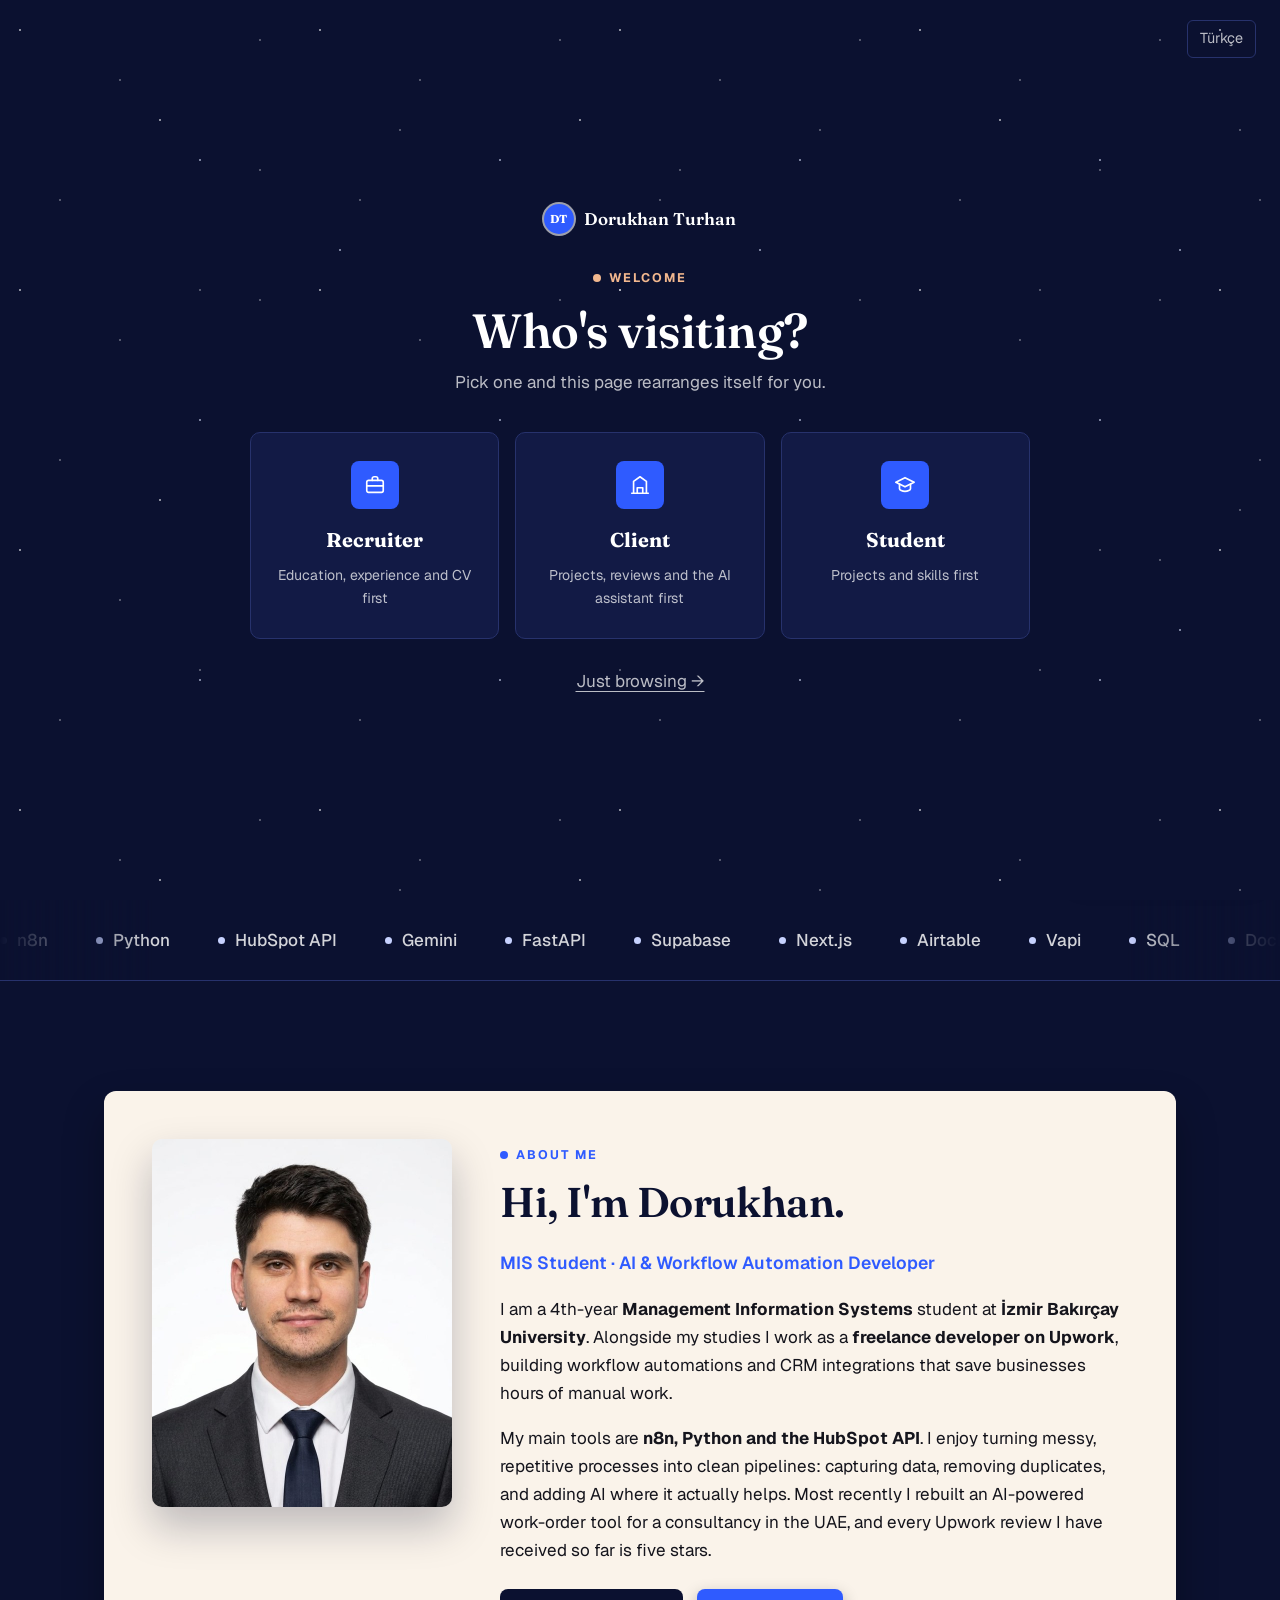
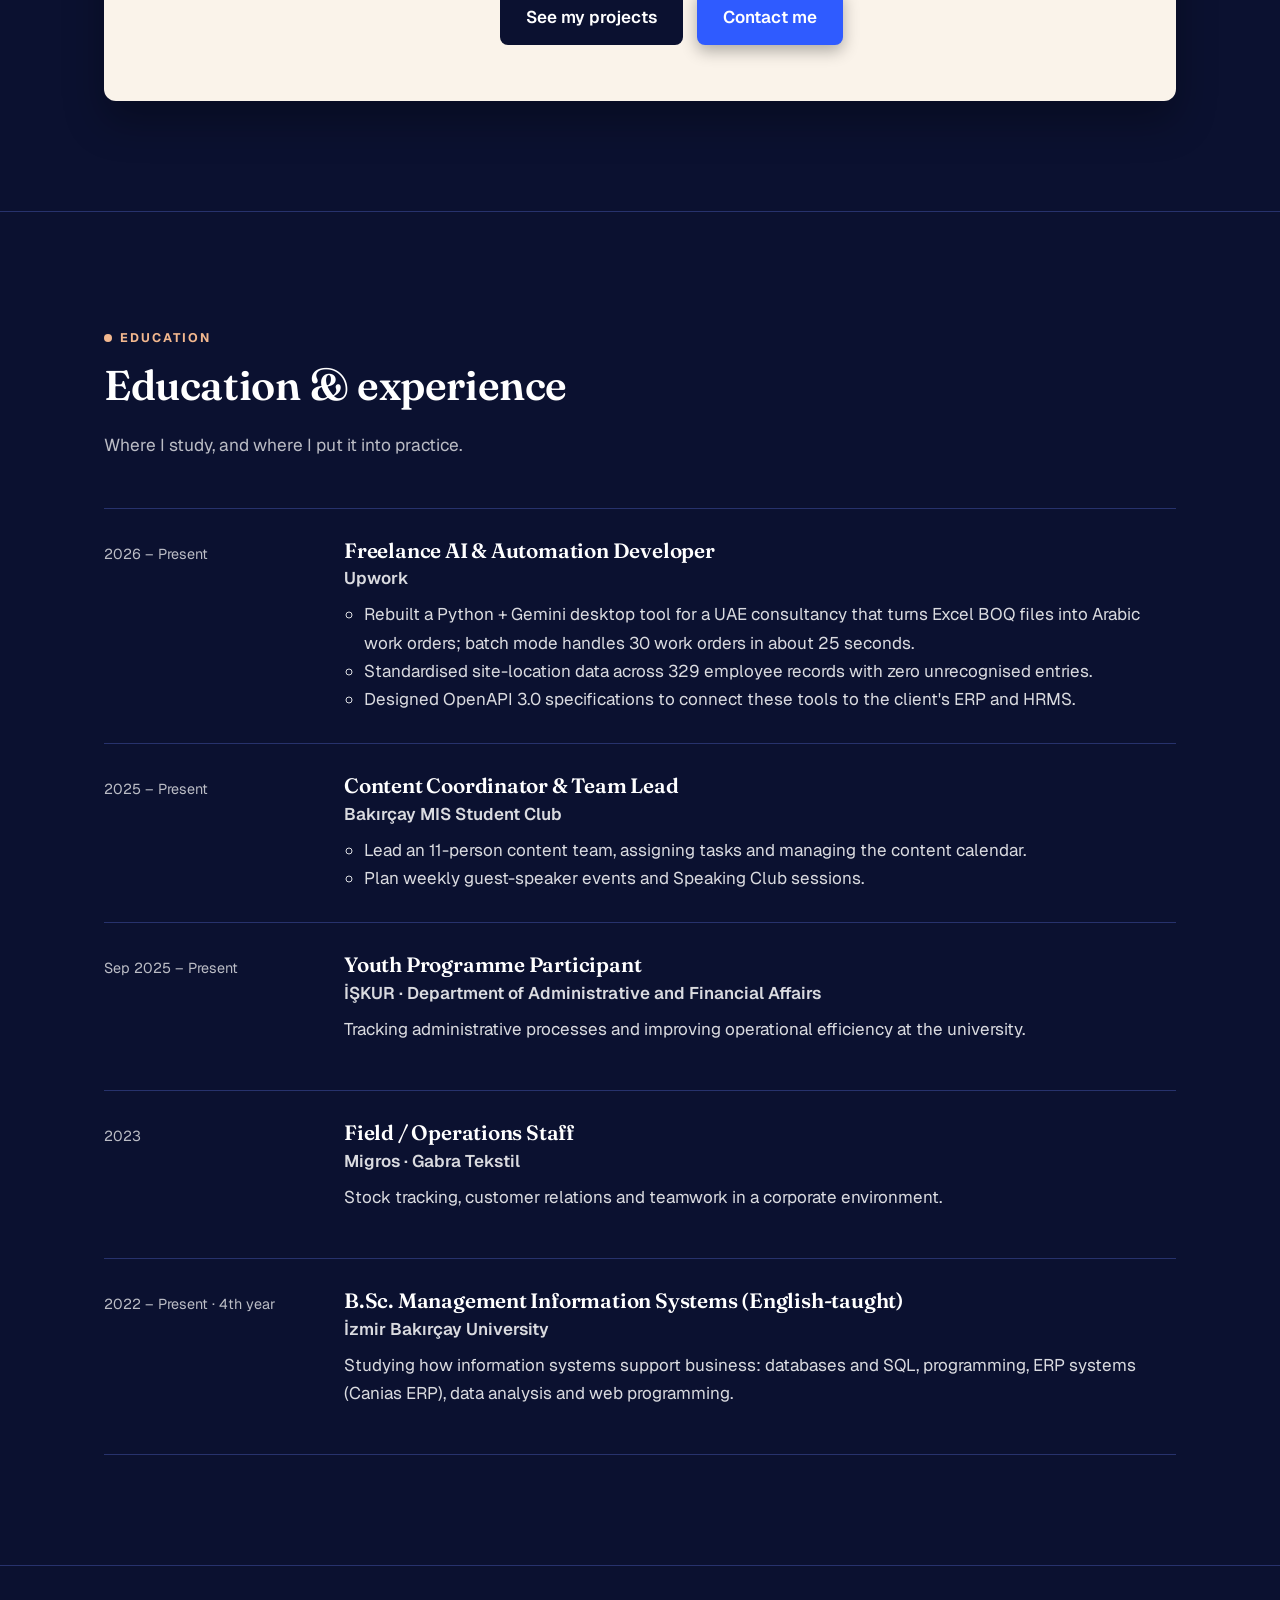
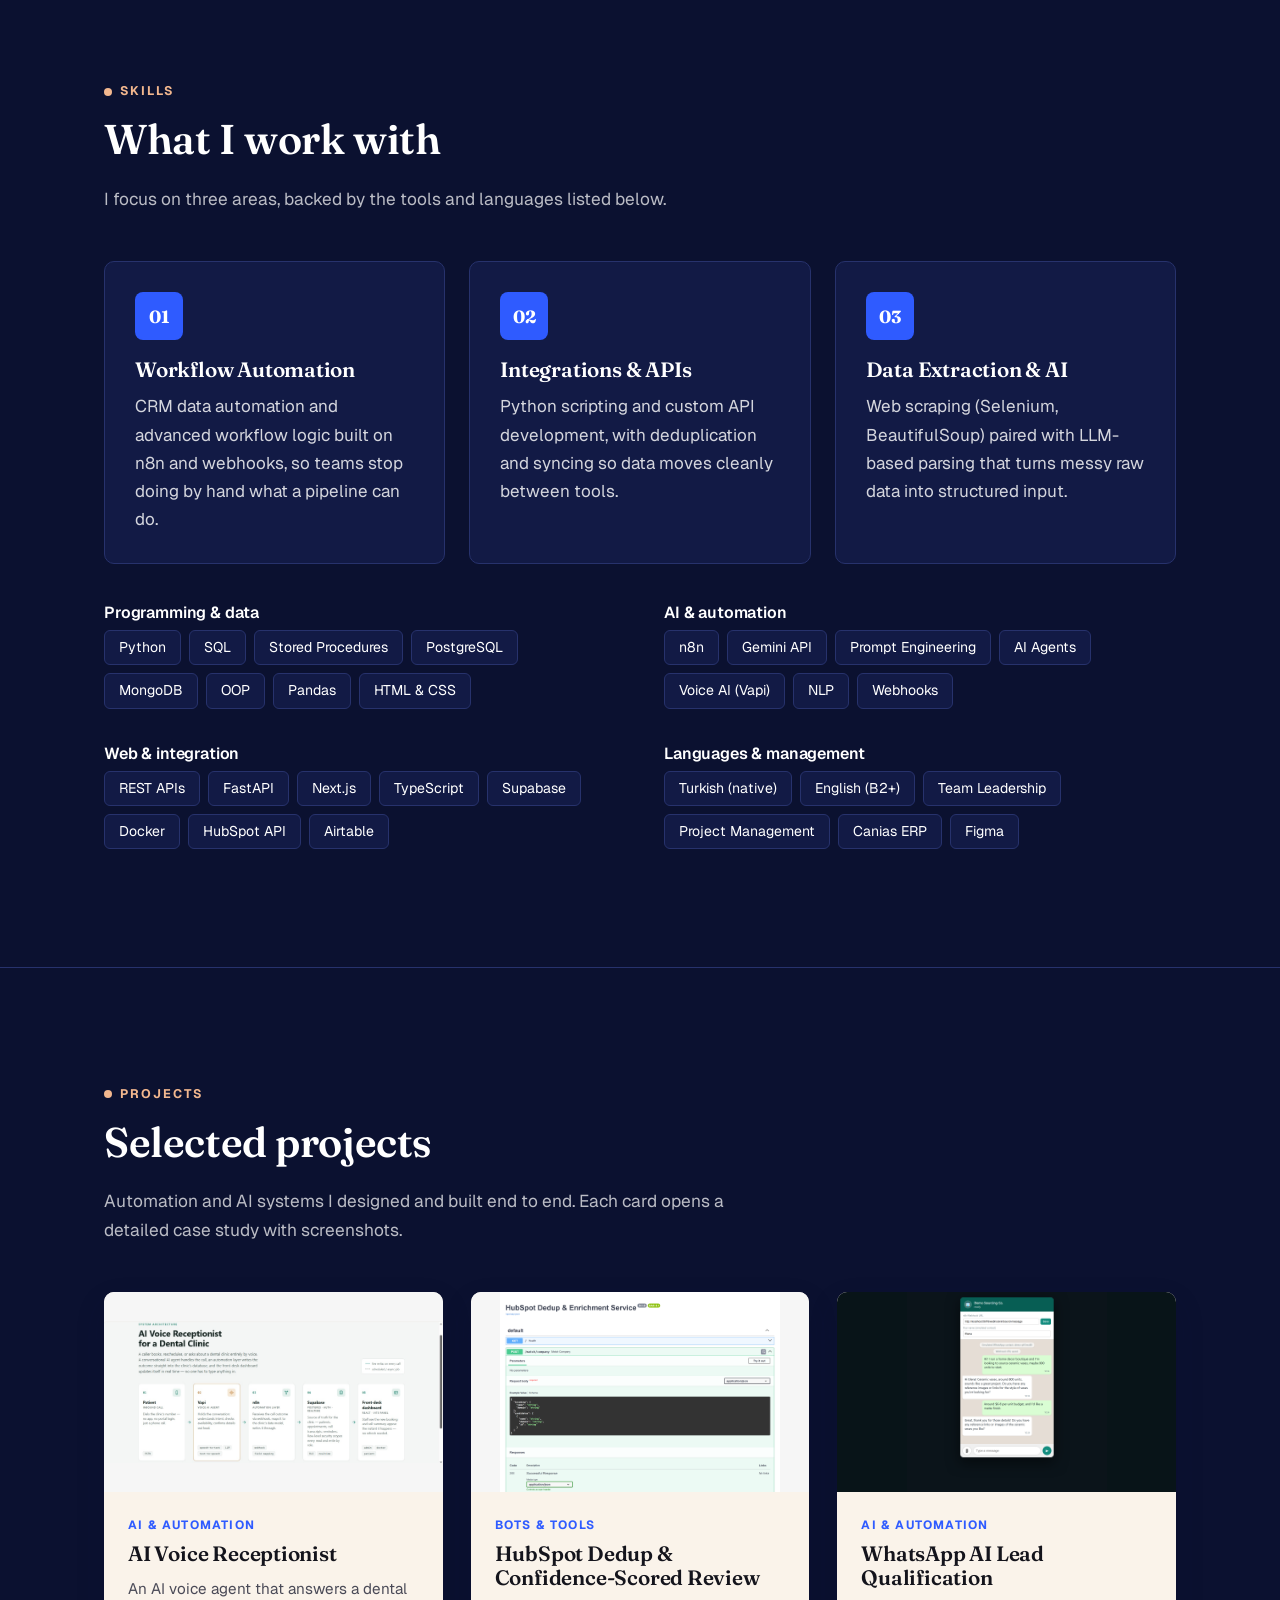
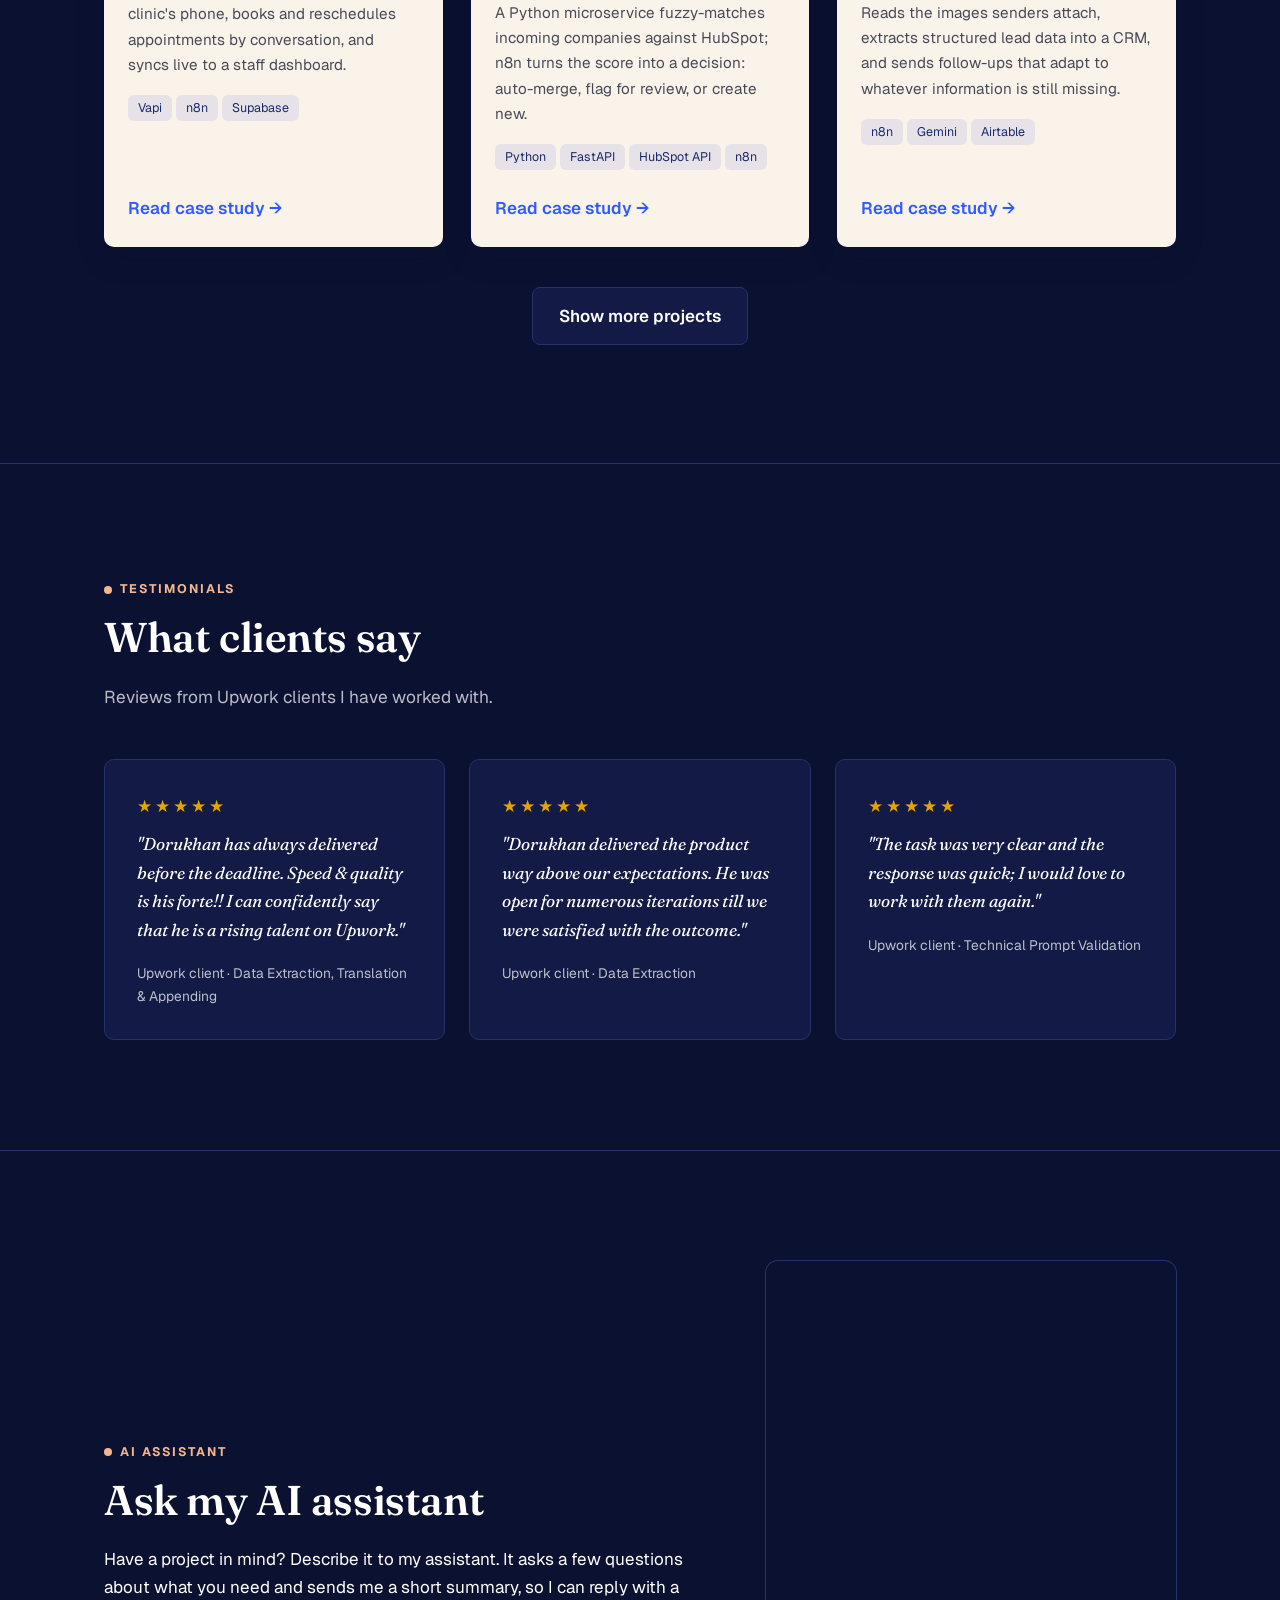
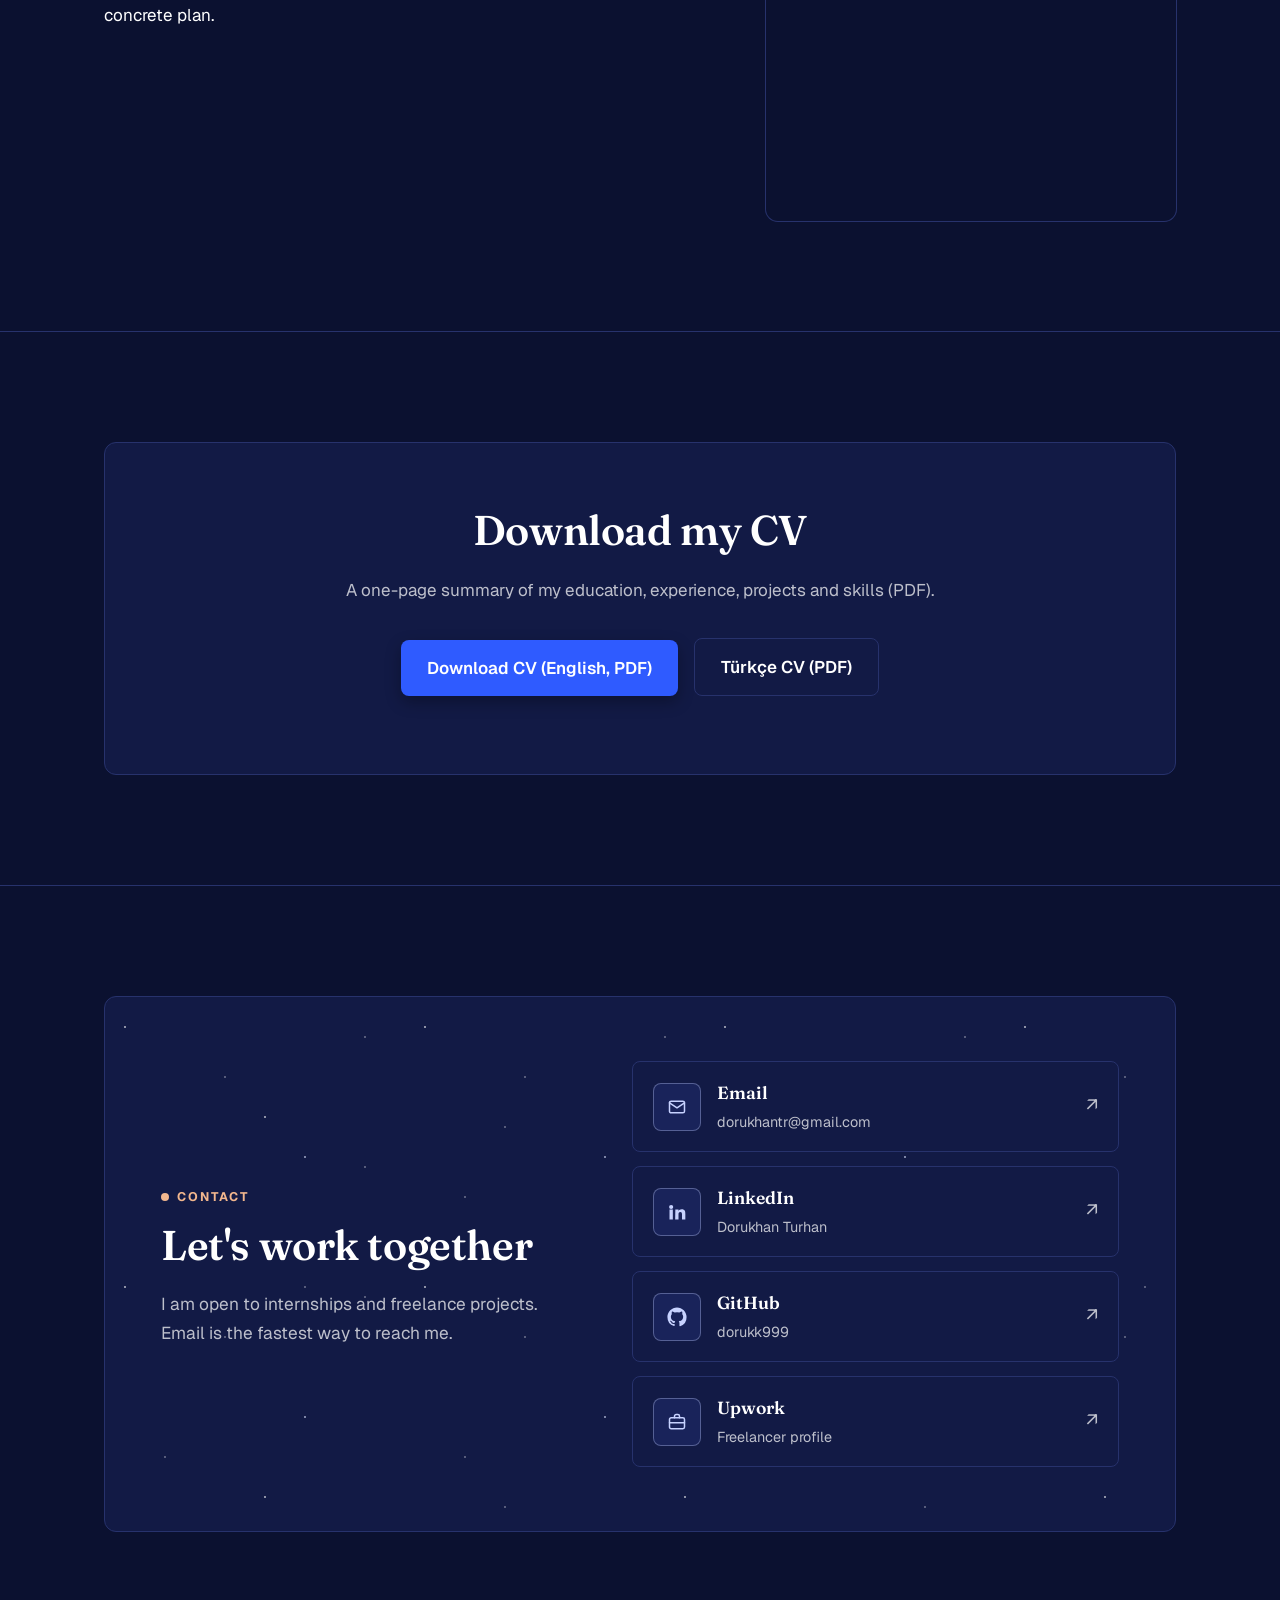
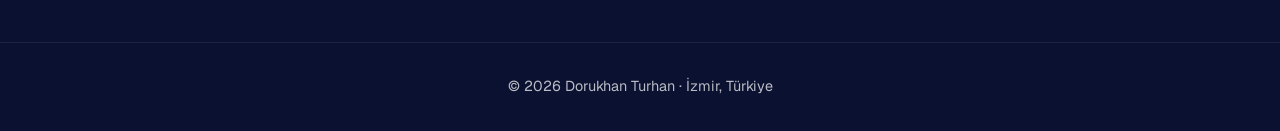
<file: index.html>
<!DOCTYPE html>
<html lang="en">
<head>
  <meta charset="UTF-8">
  <meta name="viewport" content="width=device-width, initial-scale=1.0">
  <title>Dorukhan Turhan | AI &amp; Workflow Automation Developer</title>
  <meta name="description" content="Personal website of Dorukhan Turhan, Management Information Systems student and freelance AI &amp; workflow automation developer.">
  <link rel="preconnect" href="https://fonts.googleapis.com">
  <link rel="preconnect" href="https://fonts.gstatic.com" crossorigin>
  <link href="https://fonts.googleapis.com/css2?family=Fraunces:ital,opsz,wght@0,9..144,400..700;1,9..144,400..700&amp;family=Geist:wght@400;500;600;700&amp;display=swap" rel="stylesheet">
  <link rel="stylesheet" href="styles.css?v=">
</head>
<body>

  <!-- Karşılama ekranı -->
  <div class="gate" role="dialog" aria-modal="true" aria-labelledby="gate-title">
    <div class="stars"></div>
    <a href="tr.html" class="gate-lang" lang="tr">Türkçe</a>
    <div class="gate-box">
      <p class="gate-brand"><span class="brand-mark">DT</span>Dorukhan Turhan</p>
      <span class="eyebrow">Welcome</span>
      <h2 id="gate-title">Who's visiting?</h2>
      <p class="gate-sub">Pick one and this page rearranges itself for you.</p>
      <div class="gate-options">
        <label for="v-recruiter" class="gate-option" style="--n:0">
          <span class="gate-icon"><svg viewBox="0 0 24 24" fill="none" stroke="currentColor" stroke-width="1.8" stroke-linecap="round" stroke-linejoin="round" aria-hidden="true"><rect x="3" y="7" width="18" height="13" rx="2"/><path d="M9 7V5a2 2 0 0 1 2-2h2a2 2 0 0 1 2 2v2"/><path d="M3 13h18"/></svg></span>
          <strong>Recruiter</strong>
          <span>Education, experience and CV first</span>
        </label>
        <label for="v-client" class="gate-option" style="--n:1">
          <span class="gate-icon"><svg viewBox="0 0 24 24" fill="none" stroke="currentColor" stroke-width="1.8" stroke-linecap="round" stroke-linejoin="round" aria-hidden="true"><path d="M3 21h18"/><path d="M5 21V8l7-5 7 5v13"/><path d="M9 21v-6h6v6"/></svg></span>
          <strong>Client</strong>
          <span>Projects, reviews and the AI assistant first</span>
        </label>
        <label for="v-student" class="gate-option" style="--n:2">
          <span class="gate-icon"><svg viewBox="0 0 24 24" fill="none" stroke="currentColor" stroke-width="1.8" stroke-linecap="round" stroke-linejoin="round" aria-hidden="true"><path d="m2 9 10-5 10 5-10 5z"/><path d="M6 11v5c0 1.5 3 3 6 3s6-1.5 6-3v-5"/></svg></span>
          <strong>Student</strong>
          <span>Projects and skills first</span>
        </label>
      </div>
      <label for="v-skip" class="gate-skip-link">Just browsing →</label>
    </div>
  </div>

  <div id="progress"></div>

  <!-- Menü -->
  <header class="site-header">
    <nav class="nav">
      <a href="#top" class="brand"><span class="brand-mark">DT</span>Dorukhan</a>
      <ul class="nav-links" id="menu">
        <li><a href="#about">About</a></li>
        <li><a href="#education">Education</a></li>
        <li><a href="#skills">Skills</a></li>
        <li><a href="#projects">Projects</a></li>
        <li><a href="#assistant">AI Assistant</a></li>
        <li><a href="#cv">CV</a></li>
      </ul>
      <div class="nav-actions">
        <div class="lang-toggle">
          <span class="active">EN</span>
          <a href="tr.html#top" lang="tr">TR</a>
        </div>
        <a href="#contact" class="nav-cta">Get in touch</a>
        <a href="#menu" class="menu-button menu-open" aria-label="Open menu"><svg viewBox="0 0 24 24" fill="none" stroke="currentColor" stroke-width="2" stroke-linecap="round" aria-hidden="true"><path d="M4 7h16M4 12h16M4 17h16"/></svg></a>
        <a href="#close" class="menu-button menu-close" aria-label="Close menu"><svg viewBox="0 0 24 24" fill="none" stroke="currentColor" stroke-width="2" stroke-linecap="round" aria-hidden="true"><path d="M6 6l12 12M18 6L6 18"/></svg></a>
      </div>
    </nav>
  </header>

  <main>

    <!-- Giriş bölümü -->
    <section id="top" class="hero">
      <div class="stars"></div>
      <div class="container hero-content">
        <h1 class="typing typing-title v-default" aria-label="I build automation that saves hours, not headaches."><span aria-hidden="true"><span style="--i:0">I</span><span style="--i:1"> </span><span style="--i:2">b</span><span style="--i:3">u</span><span style="--i:4">i</span><span style="--i:5">l</span><span style="--i:6">d</span><span style="--i:7"> </span><span style="--i:8">a</span><span style="--i:9">u</span><span style="--i:10">t</span><span style="--i:11">o</span><span style="--i:12">m</span><span style="--i:13">a</span><span style="--i:14">t</span><span style="--i:15">i</span><span style="--i:16">o</span><span style="--i:17">n</span><span style="--i:18"> </span><span style="--i:19">t</span><span style="--i:20">h</span><span style="--i:21">a</span><span style="--i:22">t</span><span style="--i:23"> </span><span style="--i:24">s</span><span style="--i:25">a</span><span style="--i:26">v</span><span style="--i:27">e</span><span style="--i:28">s</span><span style="--i:29"> </span><span class="gradient-text"><span style="--i:30">h</span><span style="--i:31">o</span><span style="--i:32">u</span><span style="--i:33">r</span><span style="--i:34">s</span><span style="--i:35">,</span><span style="--i:36"> </span><span style="--i:37">n</span><span style="--i:38">o</span><span style="--i:39">t</span><span style="--i:40"> </span><span style="--i:41">h</span><span style="--i:42">e</span><span style="--i:43">a</span><span style="--i:44">d</span><span style="--i:45">a</span><span style="--i:46">c</span><span style="--i:47">h</span><span style="--i:48">e</span><span style="--i:49">s</span><span style="--i:50">.</span></span></span></h1>
        <p class="hero-sub typing typing-sub v-default" aria-label="Dorukhan Turhan: MIS student at İzmir Bakırçay University and freelance AI &amp; workflow automation developer working with n8n, Python and CRM APIs."><span aria-hidden="true"><span style="--i:0">D</span><span style="--i:1">o</span><span style="--i:2">r</span><span style="--i:3">u</span><span style="--i:4">k</span><span style="--i:5">h</span><span style="--i:6">a</span><span style="--i:7">n</span><span style="--i:8"> </span><span style="--i:9">T</span><span style="--i:10">u</span><span style="--i:11">r</span><span style="--i:12">h</span><span style="--i:13">a</span><span style="--i:14">n</span><span style="--i:15">:</span><span style="--i:16"> </span><span style="--i:17">M</span><span style="--i:18">I</span><span style="--i:19">S</span><span style="--i:20"> </span><span style="--i:21">s</span><span style="--i:22">t</span><span style="--i:23">u</span><span style="--i:24">d</span><span style="--i:25">e</span><span style="--i:26">n</span><span style="--i:27">t</span><span style="--i:28"> </span><span style="--i:29">a</span><span style="--i:30">t</span><span style="--i:31"> </span><span style="--i:32">İ</span><span style="--i:33">z</span><span style="--i:34">m</span><span style="--i:35">i</span><span style="--i:36">r</span><span style="--i:37"> </span><span style="--i:38">B</span><span style="--i:39">a</span><span style="--i:40">k</span><span style="--i:41">ı</span><span style="--i:42">r</span><span style="--i:43">ç</span><span style="--i:44">a</span><span style="--i:45">y</span><span style="--i:46"> </span><span style="--i:47">U</span><span style="--i:48">n</span><span style="--i:49">i</span><span style="--i:50">v</span><span style="--i:51">e</span><span style="--i:52">r</span><span style="--i:53">s</span><span style="--i:54">i</span><span style="--i:55">t</span><span style="--i:56">y</span><span style="--i:57"> </span><span style="--i:58">a</span><span style="--i:59">n</span><span style="--i:60">d</span><span style="--i:61"> </span><span style="--i:62">f</span><span style="--i:63">r</span><span style="--i:64">e</span><span style="--i:65">e</span><span style="--i:66">l</span><span style="--i:67">a</span><span style="--i:68">n</span><span style="--i:69">c</span><span style="--i:70">e</span><span style="--i:71"> </span><span style="--i:72">A</span><span style="--i:73">I</span><span style="--i:74"> </span><span style="--i:75">&amp;</span><span style="--i:76"> </span><span style="--i:77">w</span><span style="--i:78">o</span><span style="--i:79">r</span><span style="--i:80">k</span><span style="--i:81">f</span><span style="--i:82">l</span><span style="--i:83">o</span><span style="--i:84">w</span><span style="--i:85"> </span><span style="--i:86">a</span><span style="--i:87">u</span><span style="--i:88">t</span><span style="--i:89">o</span><span style="--i:90">m</span><span style="--i:91">a</span><span style="--i:92">t</span><span style="--i:93">i</span><span style="--i:94">o</span><span style="--i:95">n</span><span style="--i:96"> </span><span style="--i:97">d</span><span style="--i:98">e</span><span style="--i:99">v</span><span style="--i:100">e</span><span style="--i:101">l</span><span style="--i:102">o</span><span style="--i:103">p</span><span style="--i:104">e</span><span style="--i:105">r</span><span style="--i:106"> </span><span style="--i:107">w</span><span style="--i:108">o</span><span style="--i:109">r</span><span style="--i:110">k</span><span style="--i:111">i</span><span style="--i:112">n</span><span style="--i:113">g</span><span style="--i:114"> </span><span style="--i:115">w</span><span style="--i:116">i</span><span style="--i:117">t</span><span style="--i:118">h</span><span style="--i:119"> </span><span style="--i:120">n</span><span style="--i:121">8</span><span style="--i:122">n</span><span style="--i:123">,</span><span style="--i:124"> </span><span style="--i:125">P</span><span style="--i:126">y</span><span style="--i:127">t</span><span style="--i:128">h</span><span style="--i:129">o</span><span style="--i:130">n</span><span style="--i:131"> </span><span style="--i:132">a</span><span style="--i:133">n</span><span style="--i:134">d</span><span style="--i:135"> </span><span style="--i:136">C</span><span style="--i:137">R</span><span style="--i:138">M</span><span style="--i:139"> </span><span style="--i:140">A</span><span style="--i:141">P</span><span style="--i:142">I</span><span style="--i:143">s</span><span style="--i:144">.</span></span></p>
        <p class="hero-title v-alt v-recruiter" role="heading" aria-level="1">An internship candidate who <span class="gradient-text">ships real automation.</span></p>
        <p class="hero-sub v-alt v-recruiter">4th-year MIS student at İzmir Bakırçay University with real freelance experience: AI tools and CRM automations delivered to international clients.</p>
        <p class="hero-title v-alt v-client" role="heading" aria-level="1">Automation that gives your team <span class="gradient-text">hours back every week.</span></p>
        <p class="hero-sub v-alt v-client">I design n8n, Python and CRM automations that capture leads, clean your data and keep your team out of copy-paste work.</p>
        <p class="hero-title v-alt v-student" role="heading" aria-level="1">From MIS classes to <span class="gradient-text">real client projects.</span></p>
        <p class="hero-sub v-alt v-student">I'm a 4th-year MIS student too. Here is how I turned what we learn in class into paid automation projects on Upwork.</p>
        <div class="hero-cta v-default fade-up after-typing">
          <a href="#projects" class="btn btn-primary">View my work</a>
          <a href="my-cv.pdf" class="btn btn-ghost" download>Download CV</a>
        </div>
        <div class="hero-cta v-alt v-recruiter">
          <a href="my-cv.pdf" class="btn btn-primary" download>Download CV</a>
          <a href="#education" class="btn btn-ghost">Education &amp; experience</a>
        </div>
        <div class="hero-cta v-alt v-client">
          <a href="#assistant" class="btn btn-primary">Start a project</a>
          <a href="#projects" class="btn btn-ghost">View my work</a>
        </div>
        <div class="hero-cta v-alt v-student">
          <a href="#projects" class="btn btn-primary">See my projects</a>
          <a href="https://github.com/dorukk999" class="btn btn-ghost" target="_blank" rel="noopener">My GitHub</a>
        </div>
        <!-- Ziyaretçi seçimi -->
        <div class="persona-radios">
          <input type="radio" name="visitor" id="v-all" class="persona-radio" checked>
          <input type="radio" name="visitor" id="v-skip" class="gate-skip">
          <input type="radio" name="visitor" id="v-change" class="gate-skip">
          <input type="radio" name="visitor" id="v-recruiter" class="persona-radio">
          <input type="radio" name="visitor" id="v-client" class="persona-radio">
          <input type="radio" name="visitor" id="v-student" class="persona-radio">
        </div>
        <!-- Seçim sonrası not -->
        <p class="persona-note v-alt v-recruiter">✓ Personalised for recruiters: education and CV come first · <label for="v-change">Change</label></p>
        <p class="persona-note v-alt v-client">✓ Personalised for clients: projects and reviews come first · <label for="v-change">Change</label></p>
        <p class="persona-note v-alt v-student">✓ Personalised for students: projects and skills come first · <label for="v-change">Change</label></p>
      </div>
    </section>

    <!-- Teknoloji şeridi -->
    <div class="marquee">
      <ul class="marquee-track">
        <li>n8n</li><li>Python</li><li>HubSpot API</li><li>Gemini</li><li>FastAPI</li><li>Supabase</li>
        <li>Next.js</li><li>Airtable</li><li>Vapi</li><li>SQL</li><li>Docker</li>
        <li aria-hidden="true">n8n</li><li aria-hidden="true">Python</li><li aria-hidden="true">HubSpot API</li>
        <li aria-hidden="true">Gemini</li><li aria-hidden="true">FastAPI</li><li aria-hidden="true">Supabase</li>
        <li aria-hidden="true">Next.js</li><li aria-hidden="true">Airtable</li><li aria-hidden="true">Vapi</li>
        <li aria-hidden="true">SQL</li><li aria-hidden="true">Docker</li>
      </ul>
    </div>

    <!-- Hakkımda -->
    <section id="about" class="section">
      <div class="container">
        <div class="about-card reveal">
          <img src="images/profile.jpg" alt="Portrait of Dorukhan Turhan" class="profile-photo">
          <div class="about-text">
            <span class="eyebrow">About me</span>
            <h2>Hi, I'm Dorukhan.</h2>
            <p class="role">MIS Student · AI &amp; Workflow Automation Developer</p>
            <p>
              I am a 4th-year <strong>Management Information Systems</strong> student at
              <strong>İzmir Bakırçay University</strong>. Alongside my studies I work as a
              <strong>freelance developer on Upwork</strong>, building workflow automations and CRM integrations
              that save businesses hours of manual work.
            </p>
            <p>
              My main tools are <strong>n8n, Python and the HubSpot API</strong>. I enjoy turning messy,
              repetitive processes into clean pipelines: capturing data, removing duplicates, and adding
              AI where it actually helps. Most recently I rebuilt an AI-powered work-order tool for a consultancy in the UAE, and every Upwork review I have received so far is five stars.
            </p>
            <a href="#projects" class="btn btn-dark">See my projects</a>
            <a href="#contact" class="btn btn-primary">Contact me</a>
          </div>
        </div>
      </div>
    </section>

    <!-- Eğitim ve deneyim -->
    <section id="education" class="section on-dark">
      <div class="container">
        <span class="eyebrow">Education</span>
        <h2>Education &amp; experience</h2>
        <p class="section-intro">Where I study, and where I put it into practice.</p>
        <div class="reveal">
          <ul class="timeline">
            <li class="timeline-item">
              <span class="timeline-date">2026 – Present</span>
              <h3>Freelance AI &amp; Automation Developer</h3>
              <p class="org">Upwork</p>
              <ul>
                <li>Rebuilt a Python + Gemini desktop tool for a UAE consultancy that turns Excel BOQ files into
                  Arabic work orders; batch mode handles 30 work orders in about 25 seconds.</li>
                <li>Standardised site-location data across 329 employee records with zero unrecognised entries.</li>
                <li>Designed OpenAPI 3.0 specifications to connect these tools to the client's ERP and HRMS.</li>
              </ul>
            </li>
            <li class="timeline-item">
              <span class="timeline-date">2025 – Present</span>
              <h3>Content Coordinator &amp; Team Lead</h3>
              <p class="org">Bakırçay MIS Student Club</p>
              <ul>
                <li>Lead an 11-person content team, assigning tasks and managing the content calendar.</li>
                <li>Plan weekly guest-speaker events and Speaking Club sessions.</li>
              </ul>
            </li>
            <li class="timeline-item">
              <span class="timeline-date">Sep 2025 – Present</span>
              <h3>Youth Programme Participant</h3>
              <p class="org">İŞKUR · Department of Administrative and Financial Affairs</p>
              <p>Tracking administrative processes and improving operational efficiency at the university.</p>
            </li>
            <li class="timeline-item">
              <span class="timeline-date">2023</span>
              <h3>Field / Operations Staff</h3>
              <p class="org">Migros · Gabra Tekstil</p>
              <p>Stock tracking, customer relations and teamwork in a corporate environment.</p>
            </li>
            <li class="timeline-item">
              <span class="timeline-date">2022 – Present · 4th year</span>
              <h3>B.Sc. Management Information Systems (English-taught)</h3>
              <p class="org">İzmir Bakırçay University</p>
              <p>Studying how information systems support business: databases and SQL, programming,
                ERP systems (Canias ERP), data analysis and web programming.</p>
            </li>
          </ul>
        </div>
      </div>
    </section>

    <!-- Yetkinlikler -->
    <section id="skills" class="section on-dark">
      <div class="container">
        <span class="eyebrow">Skills</span>
        <h2>What I work with</h2>
        <p class="section-intro">I focus on three areas, backed by the tools and languages listed below.</p>

        <div class="card-grid">
          <div class="card reveal">
            <span class="card-icon">01</span>
            <h3>Workflow Automation</h3>
            <p>CRM data automation and advanced workflow logic built on n8n and webhooks, so teams stop doing by hand what a pipeline can do.</p>
          </div>
          <div class="card reveal">
            <span class="card-icon">02</span>
            <h3>Integrations &amp; APIs</h3>
            <p>Python scripting and custom API development, with deduplication and syncing so data moves cleanly between tools.</p>
          </div>
          <div class="card reveal">
            <span class="card-icon">03</span>
            <h3>Data Extraction &amp; AI</h3>
            <p>Web scraping (Selenium, BeautifulSoup) paired with LLM-based parsing that turns messy raw data into structured input.</p>
          </div>
        </div>

        <div class="skill-groups">
          <div>
            <h3>Programming &amp; data</h3>
            <ul class="chips">
              <li>Python</li><li>SQL</li><li>Stored Procedures</li><li>PostgreSQL</li>
              <li>MongoDB</li><li>OOP</li><li>Pandas</li><li>HTML &amp; CSS</li>
            </ul>
          </div>
          <div>
            <h3>AI &amp; automation</h3>
            <ul class="chips">
              <li>n8n</li><li>Gemini API</li><li>Prompt Engineering</li><li>AI Agents</li>
              <li>Voice AI (Vapi)</li><li>NLP</li><li>Webhooks</li>
            </ul>
          </div>
          <div>
            <h3>Web &amp; integration</h3>
            <ul class="chips">
              <li>REST APIs</li><li>FastAPI</li><li>Next.js</li><li>TypeScript</li>
              <li>Supabase</li><li>Docker</li><li>HubSpot API</li><li>Airtable</li>
            </ul>
          </div>
          <div>
            <h3>Languages &amp; management</h3>
            <ul class="chips">
              <li>Turkish (native)</li><li>English (B2+)</li><li>Team Leadership</li>
              <li>Project Management</li><li>Canias ERP</li><li>Figma</li>
            </ul>
          </div>
        </div>
      </div>
    </section>

    <!-- Projeler -->
    <section id="projects" class="section">
      <div class="container">
        <div class="on-dark">
          <span class="eyebrow">Projects</span>
          <h2>Selected projects</h2>
          <p class="section-intro">Automation and AI systems I designed and built end to end. Each card opens a detailed case study with screenshots.</p>
        </div>

        <!-- Daha fazla göster -->
        <input type="checkbox" id="more-projects" class="more-toggle">
        <div class="project-grid">
          <article class="project-card reveal">
            <div class="project-image"><img class="fit fit-light" src="images/projects/voice-receptionist/cover-architecture.jpg" alt="Architecture diagram of the AI voice receptionist" loading="lazy"></div>
            <div class="project-body">
              <span class="category">AI &amp; Automation</span>
              <h3>AI Voice Receptionist</h3>
              <p>An AI voice agent that answers a dental clinic's phone, books and reschedules appointments by conversation, and syncs live to a staff dashboard.</p>
              <ul class="tags"><li>Vapi</li><li>n8n</li><li>Supabase</li></ul>
              <a href="projects/ai-voice-receptionist.html" class="read-more">Read case study <span>→</span></a>
            </div>
          </article>

          <article class="project-card reveal">
            <div class="project-image"><img class="fit fit-light" src="images/projects/hubspot-dedup-pipeline/cover-api-docs.png" alt="API documentation of the HubSpot deduplication service" loading="lazy"></div>
            <div class="project-body">
              <span class="category">Bots &amp; Tools</span>
              <h3>HubSpot Dedup &amp; Confidence-Scored Review</h3>
              <p>A Python microservice fuzzy-matches incoming companies against HubSpot; n8n turns the score into a decision: auto-merge, flag for review, or create new.</p>
              <ul class="tags"><li>Python</li><li>FastAPI</li><li>HubSpot API</li><li>n8n</li></ul>
              <a href="projects/hubspot-dedup-pipeline.html" class="read-more">Read case study <span>→</span></a>
            </div>
          </article>

          <article class="project-card reveal">
            <div class="project-image"><img class="fit fit-dark" src="images/projects/whatsapp-ai-lead-qualification/chat-conversation.png" alt="WhatsApp conversation with the AI lead-qualification assistant" loading="lazy"></div>
            <div class="project-body">
              <span class="category">AI &amp; Automation</span>
              <h3>WhatsApp AI Lead Qualification</h3>
              <p>Reads the images senders attach, extracts structured lead data into a CRM, and sends follow-ups that adapt to whatever information is still missing.</p>
              <ul class="tags"><li>n8n</li><li>Gemini</li><li>Airtable</li></ul>
              <a href="projects/whatsapp-ai-lead-qualification.html" class="read-more">Read case study <span>→</span></a>
            </div>
          </article>

          <article class="project-card reveal">
            <div class="project-image"><img src="images/projects/linkedin-automation-pipeline/cover-workflow.jpg" alt="n8n workflow of the LinkedIn automation pipeline" loading="lazy"></div>
            <div class="project-body">
              <span class="category">AI &amp; Automation</span>
              <h3>LinkedIn Automation Pipeline</h3>
              <p>Scrapes LinkedIn profiles, scores candidates with Gemini AI, and syncs qualified ones into HubSpot with an instant email alert.</p>
              <ul class="tags"><li>n8n</li><li>Apify</li><li>Gemini</li><li>HubSpot</li></ul>
              <a href="projects/linkedin-automation-pipeline.html" class="read-more">Read case study <span>→</span></a>
            </div>
          </article>

          <article class="project-card reveal">
            <div class="project-image"><img src="images/projects/hubspot-lead-pipeline/cover-workflow.jpg" alt="n8n workflow of the HubSpot lead pipeline" loading="lazy"></div>
            <div class="project-body">
              <span class="category">Bots &amp; Tools</span>
              <h3>HubSpot Lead Capture &amp; Deduplication</h3>
              <p>Captures leads via webhook, deduplicates them against HubSpot by domain, creates or updates the CRM record and sends a real-time alert.</p>
              <ul class="tags"><li>Python</li><li>n8n</li><li>REST API</li></ul>
              <a href="projects/hubspot-lead-pipeline.html" class="read-more">Read case study <span>→</span></a>
            </div>
          </article>

          <article class="project-card reveal">
            <div class="project-image"><img src="images/projects/crm-project-status-emails/cover-email-contract-signed.png" alt="Branded project status email showing a progress tracker" loading="lazy"></div>
            <div class="project-body">
              <span class="category">Bots &amp; Tools</span>
              <h3>CRM-Triggered Project Status Emails</h3>
              <p>A CRM status change automatically sends a branded email with a progress tracker: the "where's my order" experience for a service business.</p>
              <ul class="tags"><li>n8n</li><li>HTML Email</li><li>Airtable</li></ul>
              <a href="projects/crm-project-status-emails.html" class="read-more">Read case study <span>→</span></a>
            </div>
          </article>
        </div>
        <div class="more-wrap">
          <label for="more-projects" class="btn btn-ghost more-button"><span class="more-label">Show more projects</span><span class="less-label">Show fewer projects</span></label>
        </div>
      </div>
    </section>

    <!-- Referanslar -->
    <section id="testimonials" class="section on-dark">
      <div class="container">
        <span class="eyebrow">Testimonials</span>
        <h2>What clients say</h2>
        <p class="section-intro">Reviews from Upwork clients I have worked with.</p>
        <div class="card-grid">
          <figure class="quote reveal">
            <div class="stars-rating" aria-label="5 out of 5 stars">★★★★★</div>
            <blockquote>"Dorukhan has always delivered before the deadline. Speed &amp; quality is his forte!! I can confidently say that he is a rising talent on Upwork."</blockquote>
            <figcaption>Upwork client · Data Extraction, Translation &amp; Appending</figcaption>
          </figure>
          <figure class="quote reveal">
            <div class="stars-rating" aria-label="5 out of 5 stars">★★★★★</div>
            <blockquote>"Dorukhan delivered the product way above our expectations. He was open for numerous iterations till we were satisfied with the outcome."</blockquote>
            <figcaption>Upwork client · Data Extraction</figcaption>
          </figure>
          <figure class="quote reveal">
            <div class="stars-rating" aria-label="5 out of 5 stars">★★★★★</div>
            <blockquote>"The task was very clear and the response was quick; I would love to work with them again."</blockquote>
            <figcaption>Upwork client · Technical Prompt Validation</figcaption>
          </figure>
        </div>
      </div>
    </section>

    <!-- AI asistan -->
    <section id="assistant" class="section on-dark">
      <div class="container assistant-layout">
        <div>
          <span class="eyebrow">AI Assistant</span>
          <h2>Ask my AI assistant</h2>
          <p>Have a project in mind? Describe it to my assistant. It asks a few questions about what you need
            and sends me a short summary, so I can reply with a concrete plan.</p>
        </div>
        <iframe class="assistant-frame reveal" src="https://dorukhan-turhan.netlify.app/embed/chat" title="Chat with Dorukhan's AI assistant" loading="lazy"></iframe>
      </div>
    </section>

    <!-- CV indir -->
    <section id="cv" class="section">
      <div class="container">
        <div class="cv-box reveal">
          <h2>Download my CV</h2>
          <p>A one-page summary of my education, experience, projects and skills (PDF).</p>
          <a href="my-cv.pdf" class="btn btn-primary" download>Download CV (English, PDF)</a>
          <a href="my-cv-tr.pdf" class="btn btn-ghost" download>Türkçe CV (PDF)</a>
        </div>
      </div>
    </section>

    <!-- İletişim -->
    <section id="contact" class="section">
      <div class="container">
        <div class="contact-panel on-dark reveal">
          <div class="stars"></div>
          <div class="contact-intro">
            <span class="eyebrow">Contact</span>
            <h2>Let's work together</h2>
            <p class="section-intro">I am open to internships and freelance projects. Email is the fastest way to reach me.</p>
          </div>
          <ul class="contact-list">
            <li><a href="mailto:dorukhantr@gmail.com" class="contact-link">
              <span class="contact-icon"><svg viewBox="0 0 24 24" fill="none" stroke="currentColor" stroke-width="1.8" stroke-linecap="round" stroke-linejoin="round" aria-hidden="true"><rect x="3" y="5" width="18" height="14" rx="2"/><path d="m3 7 9 6 9-6"/></svg></span>
              <span class="contact-text"><strong>Email</strong><span>dorukhantr@gmail.com</span></span>
              <span class="contact-arrow" aria-hidden="true">↗</span>
            </a></li>
            <li><a href="https://www.linkedin.com/in/dorukhan-turhan-6a9bb5365" class="contact-link" target="_blank" rel="noopener">
              <span class="contact-icon"><svg viewBox="0 0 24 24" fill="currentColor" aria-hidden="true"><path d="M4.98 3.5a2.5 2.5 0 1 1 0 5 2.5 2.5 0 0 1 0-5zM3 9h4v12H3zM10 9h3.8v1.7h.05c.53-1 1.83-2.05 3.77-2.05C21.6 8.65 22 11.2 22 14.5V21h-4v-5.8c0-1.4-.03-3.2-1.95-3.2-1.95 0-2.25 1.52-2.25 3.1V21h-4z"/></svg></span>
              <span class="contact-text"><strong>LinkedIn</strong><span>Dorukhan Turhan</span></span>
              <span class="contact-arrow" aria-hidden="true">↗</span>
            </a></li>
            <li><a href="https://github.com/dorukk999" class="contact-link" target="_blank" rel="noopener">
              <span class="contact-icon"><svg viewBox="0 0 24 24" fill="currentColor" aria-hidden="true"><path d="M12 .5C5.73.5.5 5.73.5 12a11.5 11.5 0 0 0 7.86 10.92c.58.1.79-.25.79-.56v-2c-3.2.7-3.88-1.37-3.88-1.37-.52-1.33-1.28-1.68-1.28-1.68-1.04-.71.08-.7.08-.7 1.15.08 1.76 1.19 1.76 1.19 1.03 1.76 2.69 1.25 3.35.96.1-.75.4-1.25.73-1.54-2.55-.29-5.24-1.28-5.24-5.68 0-1.25.45-2.28 1.19-3.08-.12-.29-.52-1.46.11-3.04 0 0 .97-.31 3.17 1.18a11 11 0 0 1 5.77 0c2.2-1.49 3.17-1.18 3.17-1.18.63 1.58.23 2.75.11 3.04.74.8 1.19 1.83 1.19 3.08 0 4.41-2.69 5.39-5.25 5.67.41.36.78 1.06.78 2.14v3.17c0 .31.21.67.8.56A11.5 11.5 0 0 0 23.5 12C23.5 5.73 18.27.5 12 .5z"/></svg></span>
              <span class="contact-text"><strong>GitHub</strong><span>dorukk999</span></span>
              <span class="contact-arrow" aria-hidden="true">↗</span>
            </a></li>
            <li><a href="https://www.upwork.com/freelancers/~01041619b3c34582fb" class="contact-link" target="_blank" rel="noopener">
              <span class="contact-icon"><svg viewBox="0 0 24 24" fill="none" stroke="currentColor" stroke-width="1.8" stroke-linecap="round" stroke-linejoin="round" aria-hidden="true"><rect x="3" y="7" width="18" height="13" rx="2"/><path d="M9 7V5a2 2 0 0 1 2-2h2a2 2 0 0 1 2 2v2"/><path d="M3 13h18"/></svg></span>
              <span class="contact-text"><strong>Upwork</strong><span>Freelancer profile</span></span>
              <span class="contact-arrow" aria-hidden="true">↗</span>
            </a></li>
          </ul>
        </div>
      </div>
    </section>

  </main>

  <a href="#assistant" class="chat-fab"><span class="fab-prompt" aria-hidden="true">&gt;<span>_</span></span><span class="fab-text">Chat with me</span></a>

  <footer class="site-footer">
    <p>© 2026 Dorukhan Turhan · İzmir, Türkiye</p>
  </footer>

</body>
</html>
</file>
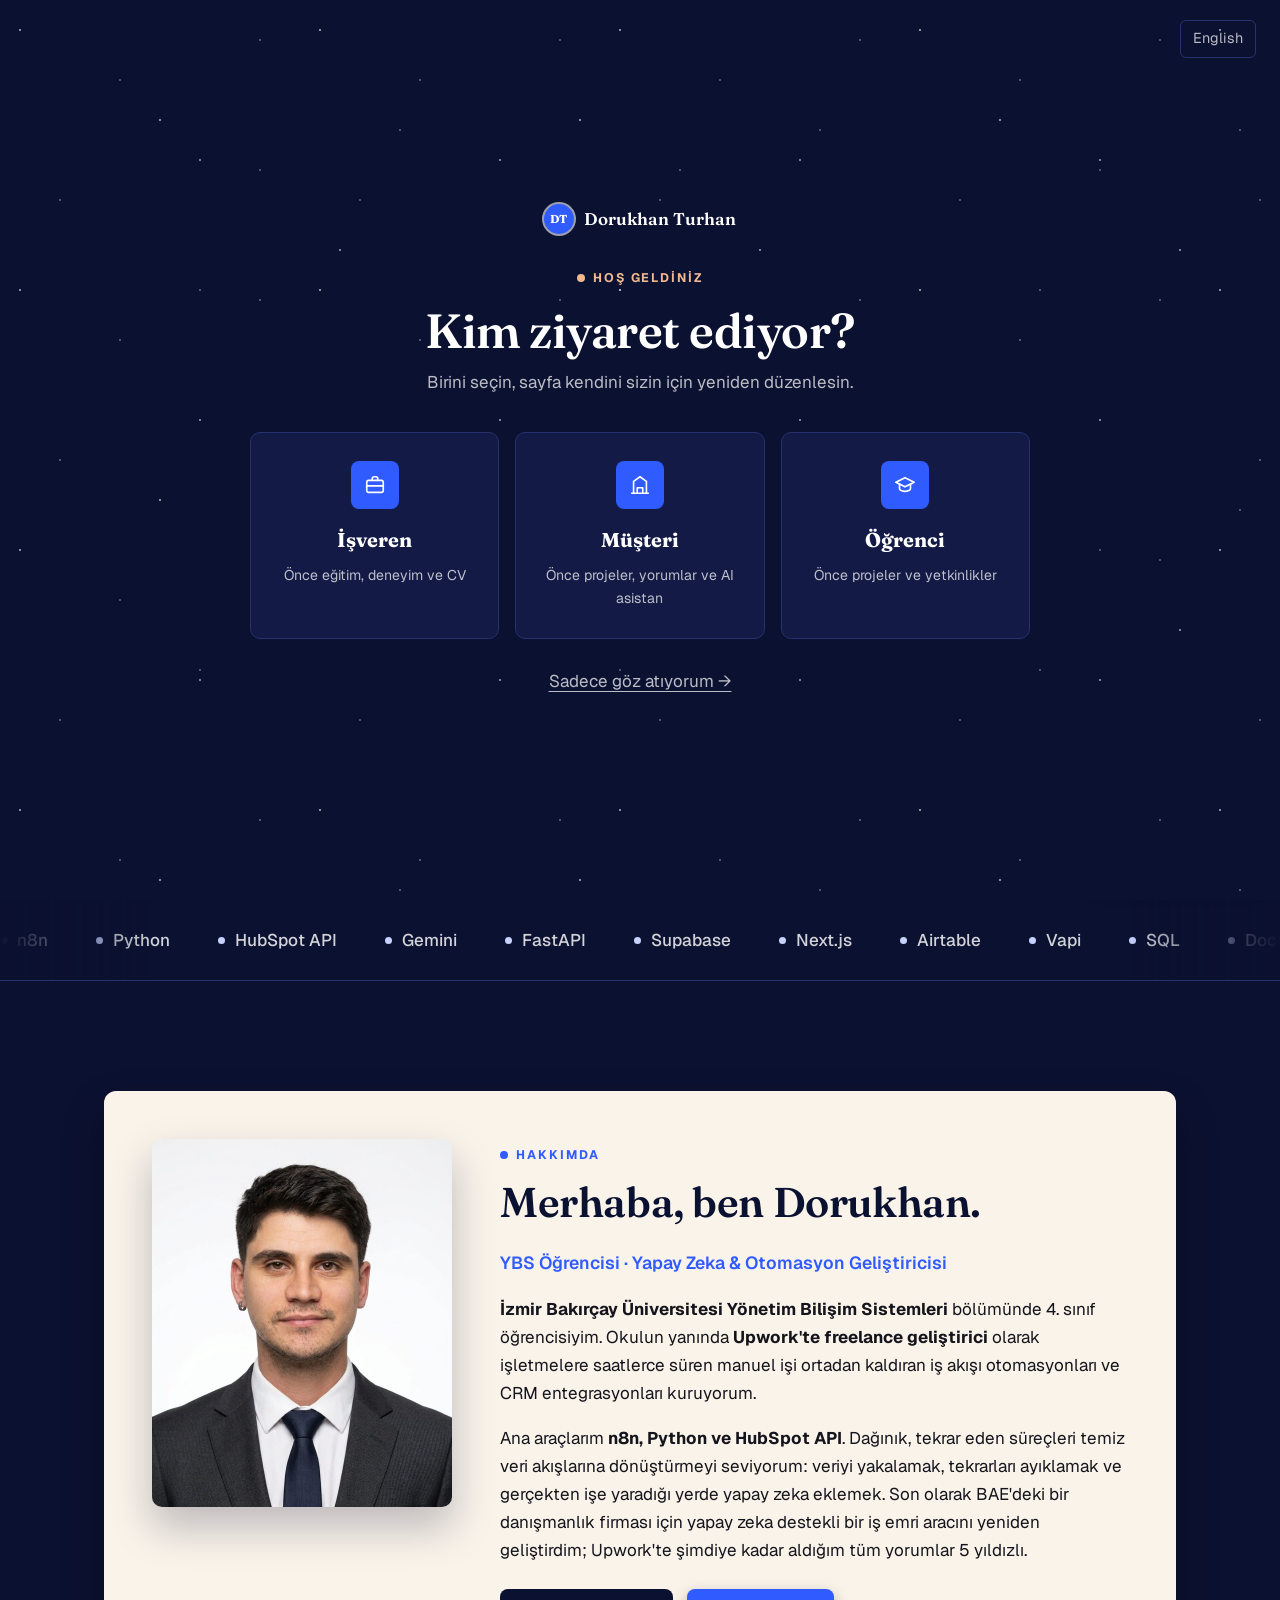
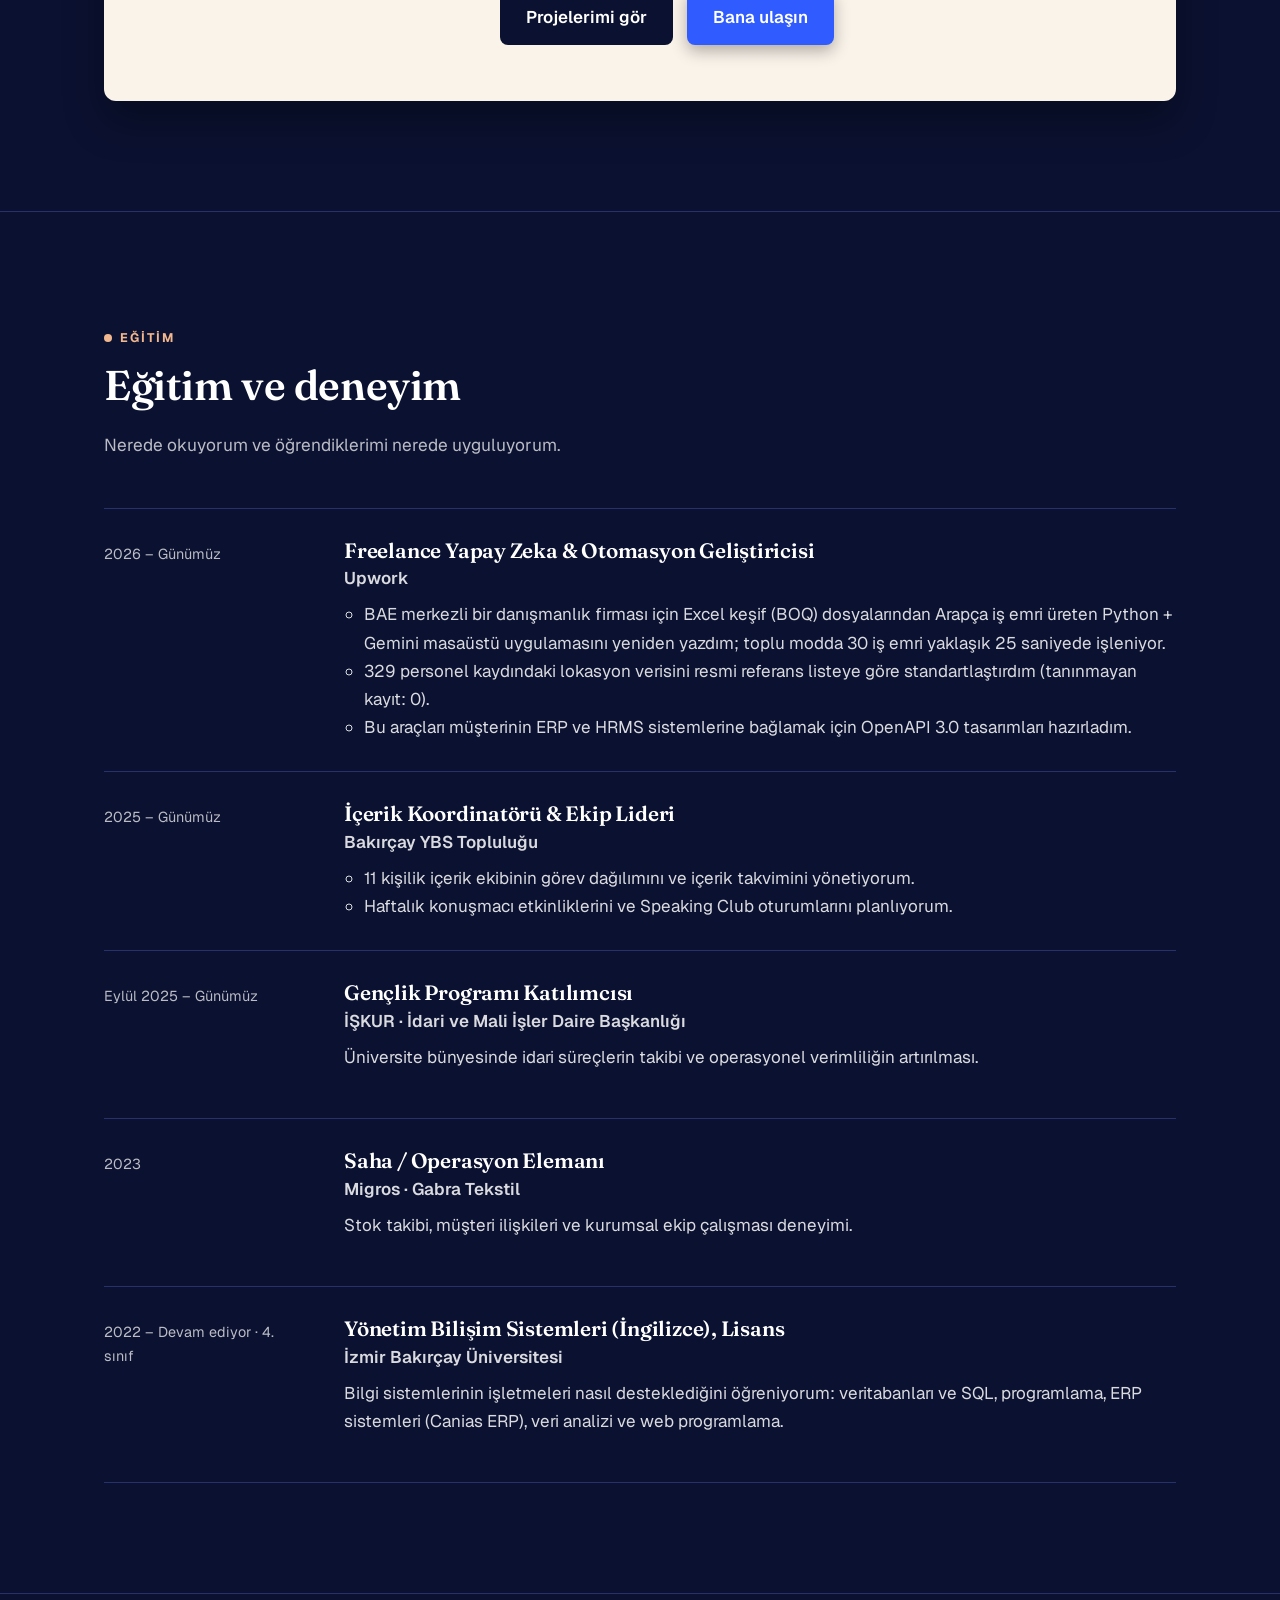
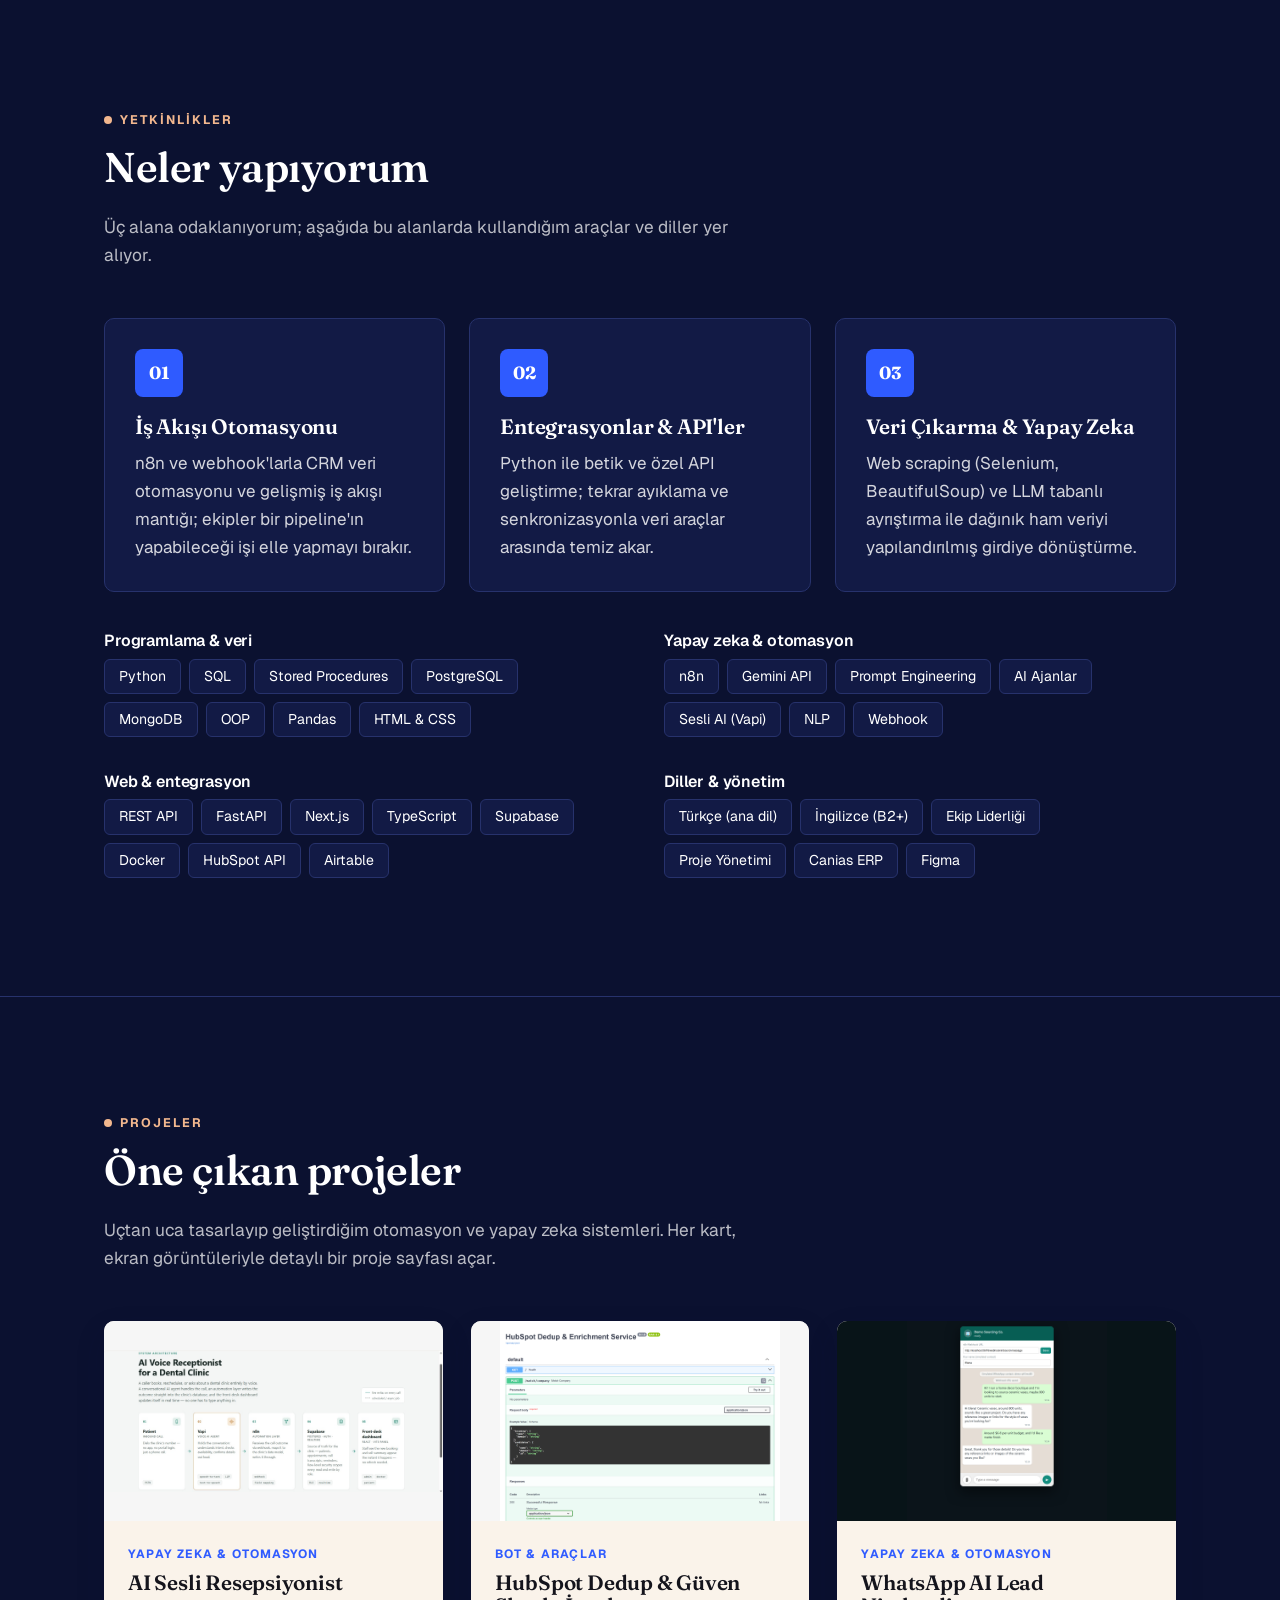
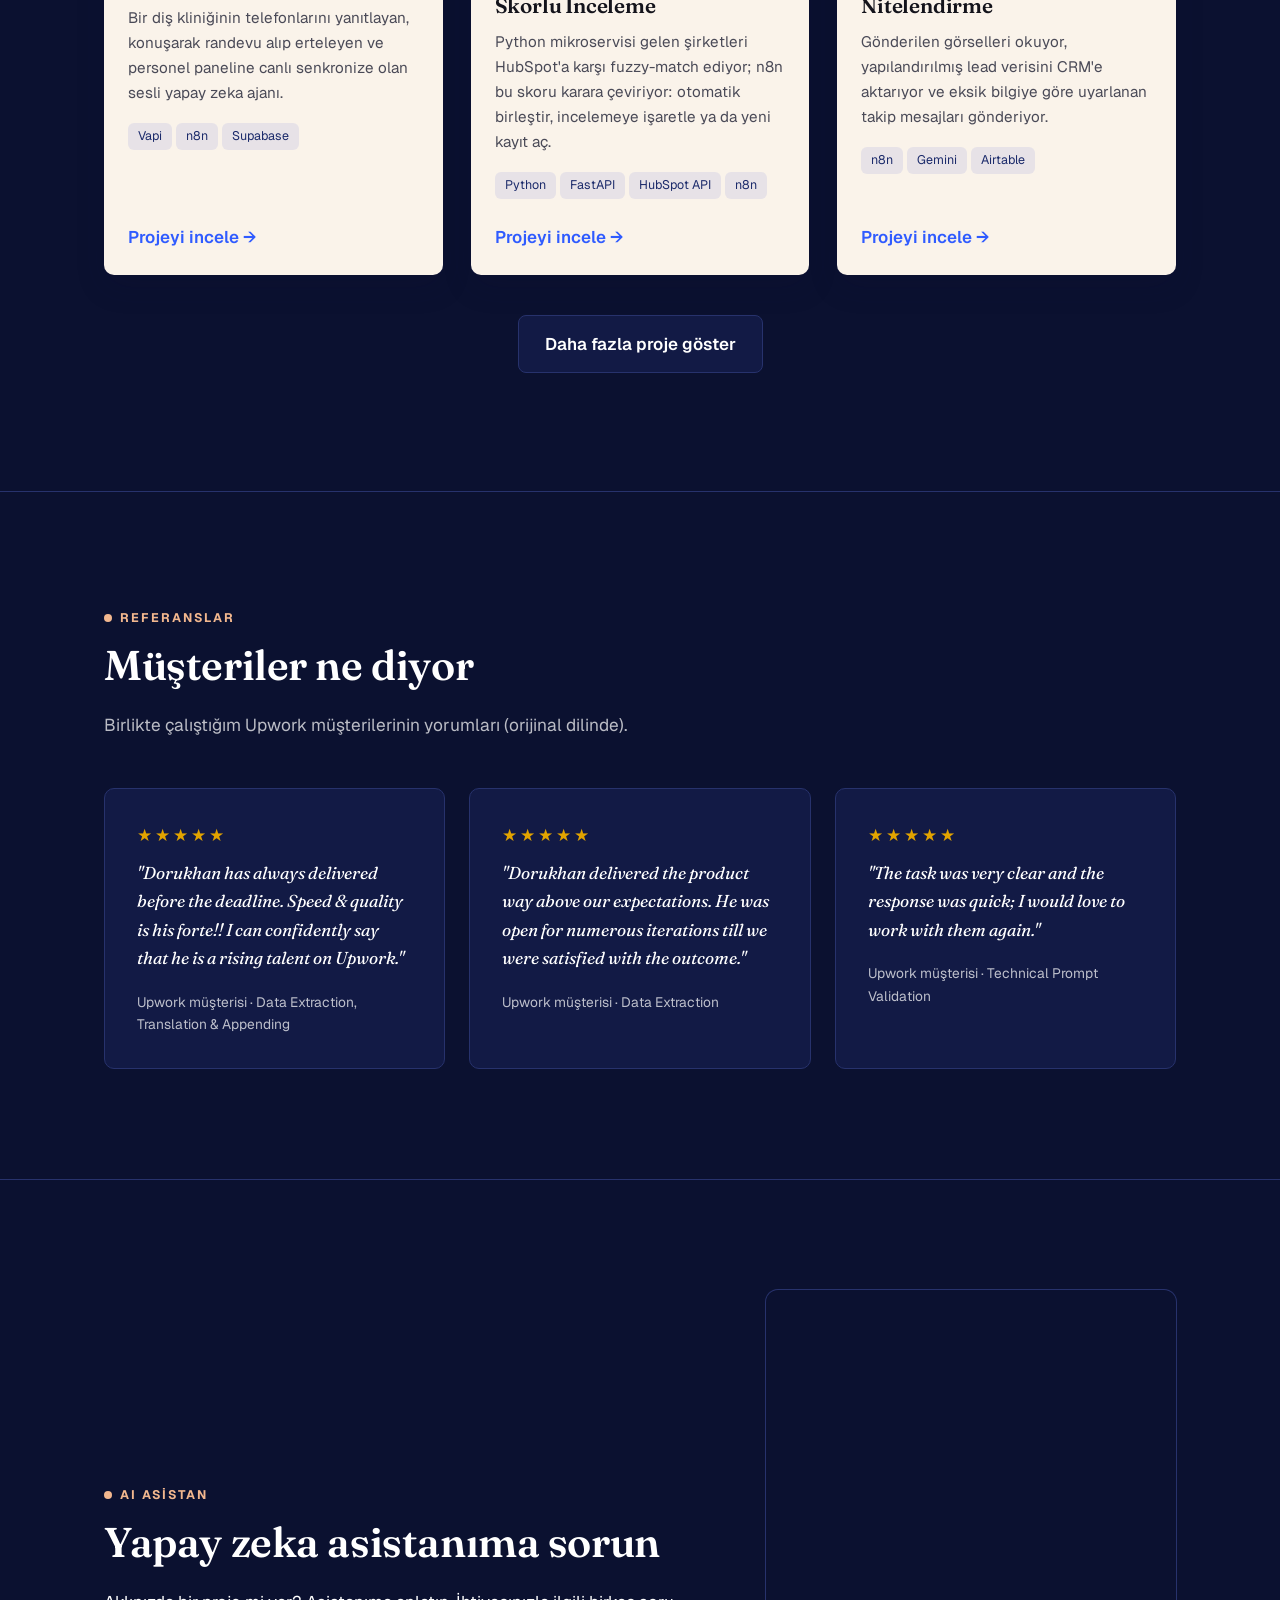
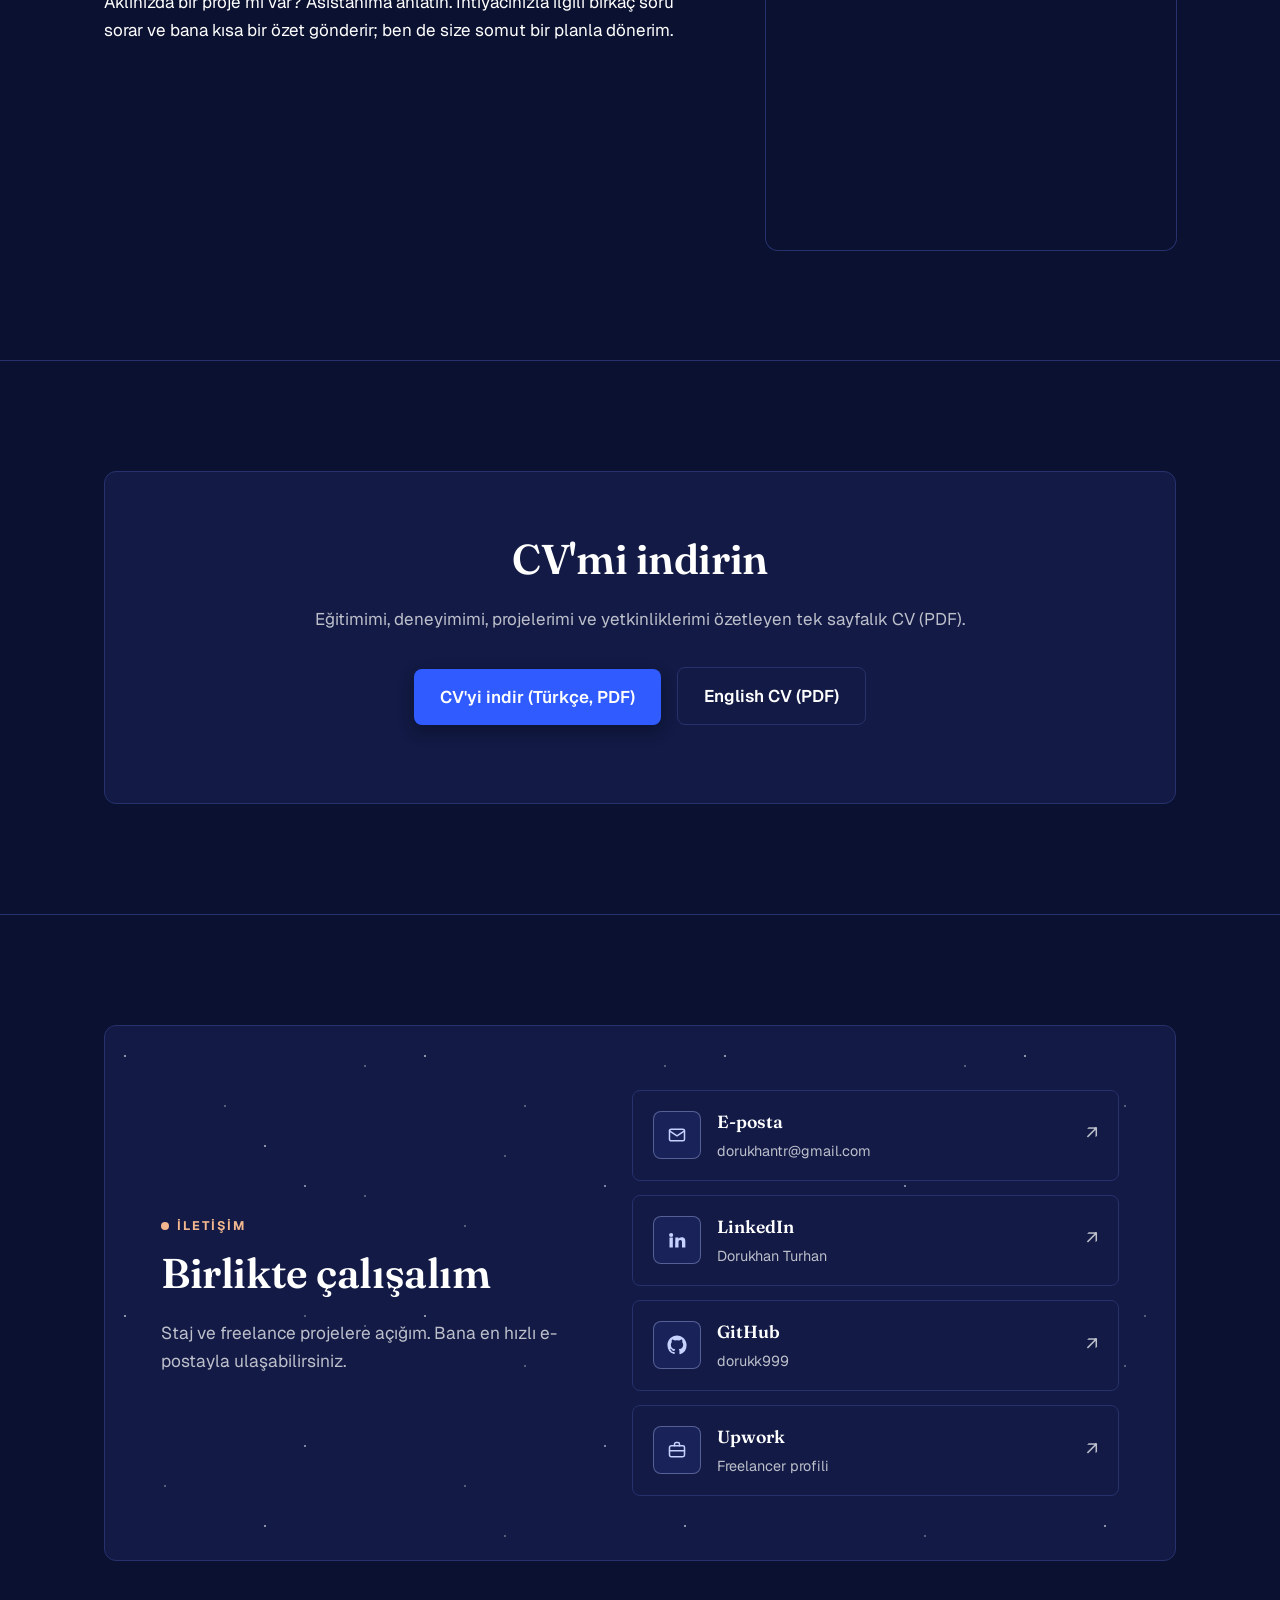
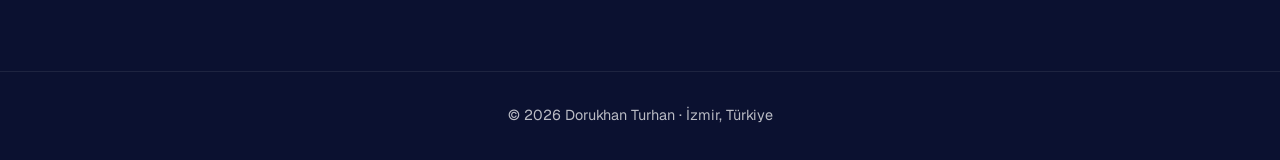
<file: tr.html>
<!DOCTYPE html>
<html lang="tr">
<head>
  <meta charset="UTF-8">
  <meta name="viewport" content="width=device-width, initial-scale=1.0">
  <title>Dorukhan Turhan | Yapay Zeka ve İş Akışı Otomasyonu Geliştiricisi</title>
  <meta name="description" content="Yönetim Bilişim Sistemleri öğrencisi ve freelance yapay zeka / iş akışı otomasyonu geliştiricisi Dorukhan Turhan'ın kişisel web sitesi.">
  <link rel="preconnect" href="https://fonts.googleapis.com">
  <link rel="preconnect" href="https://fonts.gstatic.com" crossorigin>
  <link href="https://fonts.googleapis.com/css2?family=Fraunces:ital,opsz,wght@0,9..144,400..700;1,9..144,400..700&amp;family=Geist:wght@400;500;600;700&amp;display=swap" rel="stylesheet">
  <link rel="stylesheet" href="styles.css?v=">
</head>
<body>

  <!-- Karşılama ekranı -->
  <div class="gate" role="dialog" aria-modal="true" aria-labelledby="gate-title">
    <div class="stars"></div>
    <a href="index.html" class="gate-lang" lang="en">English</a>
    <div class="gate-box">
      <p class="gate-brand"><span class="brand-mark">DT</span>Dorukhan Turhan</p>
      <span class="eyebrow">Hoş geldiniz</span>
      <h2 id="gate-title">Kim ziyaret ediyor?</h2>
      <p class="gate-sub">Birini seçin, sayfa kendini sizin için yeniden düzenlesin.</p>
      <div class="gate-options">
        <label for="v-recruiter" class="gate-option" style="--n:0">
          <span class="gate-icon"><svg viewBox="0 0 24 24" fill="none" stroke="currentColor" stroke-width="1.8" stroke-linecap="round" stroke-linejoin="round" aria-hidden="true"><rect x="3" y="7" width="18" height="13" rx="2"/><path d="M9 7V5a2 2 0 0 1 2-2h2a2 2 0 0 1 2 2v2"/><path d="M3 13h18"/></svg></span>
          <strong>İşveren</strong>
          <span>Önce eğitim, deneyim ve CV</span>
        </label>
        <label for="v-client" class="gate-option" style="--n:1">
          <span class="gate-icon"><svg viewBox="0 0 24 24" fill="none" stroke="currentColor" stroke-width="1.8" stroke-linecap="round" stroke-linejoin="round" aria-hidden="true"><path d="M3 21h18"/><path d="M5 21V8l7-5 7 5v13"/><path d="M9 21v-6h6v6"/></svg></span>
          <strong>Müşteri</strong>
          <span>Önce projeler, yorumlar ve AI asistan</span>
        </label>
        <label for="v-student" class="gate-option" style="--n:2">
          <span class="gate-icon"><svg viewBox="0 0 24 24" fill="none" stroke="currentColor" stroke-width="1.8" stroke-linecap="round" stroke-linejoin="round" aria-hidden="true"><path d="m2 9 10-5 10 5-10 5z"/><path d="M6 11v5c0 1.5 3 3 6 3s6-1.5 6-3v-5"/></svg></span>
          <strong>Öğrenci</strong>
          <span>Önce projeler ve yetkinlikler</span>
        </label>
      </div>
      <label for="v-skip" class="gate-skip-link">Sadece göz atıyorum →</label>
    </div>
  </div>

  <div id="progress"></div>

  <!-- Menü -->
  <header class="site-header">
    <nav class="nav">
      <a href="#top" class="brand"><span class="brand-mark">DT</span>Dorukhan</a>
      <ul class="nav-links" id="menu">
        <li><a href="#about">Hakkımda</a></li>
        <li><a href="#education">Eğitim</a></li>
        <li><a href="#skills">Yetkinlikler</a></li>
        <li><a href="#projects">Projeler</a></li>
        <li><a href="#assistant">AI Asistan</a></li>
        <li><a href="#cv">CV</a></li>
      </ul>
      <div class="nav-actions">
        <div class="lang-toggle">
          <a href="index.html#top" lang="en">EN</a>
          <span class="active">TR</span>
        </div>
        <a href="#contact" class="nav-cta">İletişime geç</a>
        <a href="#menu" class="menu-button menu-open" aria-label="Menüyü aç"><svg viewBox="0 0 24 24" fill="none" stroke="currentColor" stroke-width="2" stroke-linecap="round" aria-hidden="true"><path d="M4 7h16M4 12h16M4 17h16"/></svg></a>
        <a href="#close" class="menu-button menu-close" aria-label="Menüyü kapat"><svg viewBox="0 0 24 24" fill="none" stroke="currentColor" stroke-width="2" stroke-linecap="round" aria-hidden="true"><path d="M6 6l12 12M18 6L6 18"/></svg></a>
      </div>
    </nav>
  </header>

  <main>

    <!-- Giriş bölümü -->
    <section id="top" class="hero">
      <div class="stars"></div>
      <div class="container hero-content">
        <h1 class="typing typing-title v-default" aria-label="Baş ağrısı değil, saatler kazandıran otomasyonlar."><span aria-hidden="true"><span style="--i:0">B</span><span style="--i:1">a</span><span style="--i:2">ş</span><span style="--i:3"> </span><span style="--i:4">a</span><span style="--i:5">ğ</span><span style="--i:6">r</span><span style="--i:7">ı</span><span style="--i:8">s</span><span style="--i:9">ı</span><span style="--i:10"> </span><span style="--i:11">d</span><span style="--i:12">e</span><span style="--i:13">ğ</span><span style="--i:14">i</span><span style="--i:15">l</span><span style="--i:16">,</span><span style="--i:17"> </span><span class="gradient-text"><span style="--i:18">s</span><span style="--i:19">a</span><span style="--i:20">a</span><span style="--i:21">t</span><span style="--i:22">l</span><span style="--i:23">e</span><span style="--i:24">r</span><span style="--i:25"> </span><span style="--i:26">k</span><span style="--i:27">a</span><span style="--i:28">z</span><span style="--i:29">a</span><span style="--i:30">n</span><span style="--i:31">d</span><span style="--i:32">ı</span><span style="--i:33">r</span><span style="--i:34">a</span><span style="--i:35">n</span><span style="--i:36"> </span><span style="--i:37">o</span><span style="--i:38">t</span><span style="--i:39">o</span><span style="--i:40">m</span><span style="--i:41">a</span><span style="--i:42">s</span><span style="--i:43">y</span><span style="--i:44">o</span><span style="--i:45">n</span><span style="--i:46">l</span><span style="--i:47">a</span><span style="--i:48">r</span><span style="--i:49">.</span></span></span></h1>
        <p class="hero-sub typing typing-sub v-default" aria-label="Dorukhan Turhan: İzmir Bakırçay Üniversitesi YBS öğrencisi; n8n, Python ve CRM API&#x27;leriyle çalışan freelance yapay zeka ve iş akışı otomasyonu geliştiricisi."><span aria-hidden="true"><span style="--i:0">D</span><span style="--i:1">o</span><span style="--i:2">r</span><span style="--i:3">u</span><span style="--i:4">k</span><span style="--i:5">h</span><span style="--i:6">a</span><span style="--i:7">n</span><span style="--i:8"> </span><span style="--i:9">T</span><span style="--i:10">u</span><span style="--i:11">r</span><span style="--i:12">h</span><span style="--i:13">a</span><span style="--i:14">n</span><span style="--i:15">:</span><span style="--i:16"> </span><span style="--i:17">İ</span><span style="--i:18">z</span><span style="--i:19">m</span><span style="--i:20">i</span><span style="--i:21">r</span><span style="--i:22"> </span><span style="--i:23">B</span><span style="--i:24">a</span><span style="--i:25">k</span><span style="--i:26">ı</span><span style="--i:27">r</span><span style="--i:28">ç</span><span style="--i:29">a</span><span style="--i:30">y</span><span style="--i:31"> </span><span style="--i:32">Ü</span><span style="--i:33">n</span><span style="--i:34">i</span><span style="--i:35">v</span><span style="--i:36">e</span><span style="--i:37">r</span><span style="--i:38">s</span><span style="--i:39">i</span><span style="--i:40">t</span><span style="--i:41">e</span><span style="--i:42">s</span><span style="--i:43">i</span><span style="--i:44"> </span><span style="--i:45">Y</span><span style="--i:46">B</span><span style="--i:47">S</span><span style="--i:48"> </span><span style="--i:49">ö</span><span style="--i:50">ğ</span><span style="--i:51">r</span><span style="--i:52">e</span><span style="--i:53">n</span><span style="--i:54">c</span><span style="--i:55">i</span><span style="--i:56">s</span><span style="--i:57">i</span><span style="--i:58">;</span><span style="--i:59"> </span><span style="--i:60">n</span><span style="--i:61">8</span><span style="--i:62">n</span><span style="--i:63">,</span><span style="--i:64"> </span><span style="--i:65">P</span><span style="--i:66">y</span><span style="--i:67">t</span><span style="--i:68">h</span><span style="--i:69">o</span><span style="--i:70">n</span><span style="--i:71"> </span><span style="--i:72">v</span><span style="--i:73">e</span><span style="--i:74"> </span><span style="--i:75">C</span><span style="--i:76">R</span><span style="--i:77">M</span><span style="--i:78"> </span><span style="--i:79">A</span><span style="--i:80">P</span><span style="--i:81">I</span><span style="--i:82">'</span><span style="--i:83">l</span><span style="--i:84">e</span><span style="--i:85">r</span><span style="--i:86">i</span><span style="--i:87">y</span><span style="--i:88">l</span><span style="--i:89">e</span><span style="--i:90"> </span><span style="--i:91">ç</span><span style="--i:92">a</span><span style="--i:93">l</span><span style="--i:94">ı</span><span style="--i:95">ş</span><span style="--i:96">a</span><span style="--i:97">n</span><span style="--i:98"> </span><span style="--i:99">f</span><span style="--i:100">r</span><span style="--i:101">e</span><span style="--i:102">e</span><span style="--i:103">l</span><span style="--i:104">a</span><span style="--i:105">n</span><span style="--i:106">c</span><span style="--i:107">e</span><span style="--i:108"> </span><span style="--i:109">y</span><span style="--i:110">a</span><span style="--i:111">p</span><span style="--i:112">a</span><span style="--i:113">y</span><span style="--i:114"> </span><span style="--i:115">z</span><span style="--i:116">e</span><span style="--i:117">k</span><span style="--i:118">a</span><span style="--i:119"> </span><span style="--i:120">v</span><span style="--i:121">e</span><span style="--i:122"> </span><span style="--i:123">i</span><span style="--i:124">ş</span><span style="--i:125"> </span><span style="--i:126">a</span><span style="--i:127">k</span><span style="--i:128">ı</span><span style="--i:129">ş</span><span style="--i:130">ı</span><span style="--i:131"> </span><span style="--i:132">o</span><span style="--i:133">t</span><span style="--i:134">o</span><span style="--i:135">m</span><span style="--i:136">a</span><span style="--i:137">s</span><span style="--i:138">y</span><span style="--i:139">o</span><span style="--i:140">n</span><span style="--i:141">u</span><span style="--i:142"> </span><span style="--i:143">g</span><span style="--i:144">e</span><span style="--i:145">l</span><span style="--i:146">i</span><span style="--i:147">ş</span><span style="--i:148">t</span><span style="--i:149">i</span><span style="--i:150">r</span><span style="--i:151">i</span><span style="--i:152">c</span><span style="--i:153">i</span><span style="--i:154">s</span><span style="--i:155">i</span><span style="--i:156">.</span></span></p>
        <p class="hero-title v-alt v-recruiter" role="heading" aria-level="1">Gerçek otomasyonlar teslim eden <span class="gradient-text">bir staj adayı.</span></p>
        <p class="hero-sub v-alt v-recruiter">İzmir Bakırçay Üniversitesi'nde 4. sınıf YBS öğrencisiyim; uluslararası müşterilere yapay zeka araçları ve CRM otomasyonları teslim ettim.</p>
        <p class="hero-title v-alt v-client" role="heading" aria-level="1">Ekibinize her hafta <span class="gradient-text">saatler kazandıran otomasyon.</span></p>
        <p class="hero-sub v-alt v-client">Lead toplayan, verinizi temizleyen ve ekibinizi kopyala-yapıştırdan kurtaran n8n, Python ve CRM otomasyonları tasarlıyorum.</p>
        <p class="hero-title v-alt v-student" role="heading" aria-level="1">YBS derslerinden <span class="gradient-text">gerçek müşteri projelerine.</span></p>
        <p class="hero-sub v-alt v-student">Ben de 4. sınıf bir YBS öğrencisiyim. Derste öğrendiklerimizi Upwork'te ücretli otomasyon projelerine nasıl dönüştürdüğümü burada görebilirsin.</p>
        <div class="hero-cta v-default fade-up after-typing">
          <a href="#projects" class="btn btn-primary">Çalışmalarımı gör</a>
          <a href="my-cv-tr.pdf" class="btn btn-ghost" download>CV'mi indir</a>
        </div>
        <div class="hero-cta v-alt v-recruiter">
          <a href="my-cv-tr.pdf" class="btn btn-primary" download>CV'mi indir</a>
          <a href="#education" class="btn btn-ghost">Eğitim ve deneyim</a>
        </div>
        <div class="hero-cta v-alt v-client">
          <a href="#assistant" class="btn btn-primary">Proje başlat</a>
          <a href="#projects" class="btn btn-ghost">Çalışmalarımı gör</a>
        </div>
        <div class="hero-cta v-alt v-student">
          <a href="#projects" class="btn btn-primary">Projelerimi gör</a>
          <a href="https://github.com/dorukk999" class="btn btn-ghost" target="_blank" rel="noopener">GitHub'ım</a>
        </div>
        <!-- Ziyaretçi seçimi -->
        <div class="persona-radios">
          <input type="radio" name="visitor" id="v-all" class="persona-radio" checked>
          <input type="radio" name="visitor" id="v-skip" class="gate-skip">
          <input type="radio" name="visitor" id="v-change" class="gate-skip">
          <input type="radio" name="visitor" id="v-recruiter" class="persona-radio">
          <input type="radio" name="visitor" id="v-client" class="persona-radio">
          <input type="radio" name="visitor" id="v-student" class="persona-radio">
        </div>
        <!-- Seçim sonrası not -->
        <p class="persona-note v-alt v-recruiter">✓ İşverenler için düzenlendi: eğitim ve CV en üstte · <label for="v-change">Değiştir</label></p>
        <p class="persona-note v-alt v-client">✓ Müşteriler için düzenlendi: projeler ve yorumlar en üstte · <label for="v-change">Değiştir</label></p>
        <p class="persona-note v-alt v-student">✓ Öğrenciler için düzenlendi: projeler ve yetkinlikler en üstte · <label for="v-change">Değiştir</label></p>
      </div>
    </section>

    <!-- Teknoloji şeridi -->
    <div class="marquee">
      <ul class="marquee-track">
        <li>n8n</li><li>Python</li><li>HubSpot API</li><li>Gemini</li><li>FastAPI</li><li>Supabase</li>
        <li>Next.js</li><li>Airtable</li><li>Vapi</li><li>SQL</li><li>Docker</li>
        <li aria-hidden="true">n8n</li><li aria-hidden="true">Python</li><li aria-hidden="true">HubSpot API</li>
        <li aria-hidden="true">Gemini</li><li aria-hidden="true">FastAPI</li><li aria-hidden="true">Supabase</li>
        <li aria-hidden="true">Next.js</li><li aria-hidden="true">Airtable</li><li aria-hidden="true">Vapi</li>
        <li aria-hidden="true">SQL</li><li aria-hidden="true">Docker</li>
      </ul>
    </div>

    <!-- Hakkımda -->
    <section id="about" class="section">
      <div class="container">
        <div class="about-card reveal">
          <img src="images/profile.jpg" alt="Dorukhan Turhan'ın portre fotoğrafı" class="profile-photo">
          <div class="about-text">
            <span class="eyebrow">Hakkımda</span>
            <h2>Merhaba, ben Dorukhan.</h2>
            <p class="role">YBS Öğrencisi · Yapay Zeka &amp; Otomasyon Geliştiricisi</p>
            <p>
              <strong>İzmir Bakırçay Üniversitesi</strong> <strong>Yönetim Bilişim Sistemleri</strong> bölümünde
              4. sınıf öğrencisiyim. Okulun yanında <strong>Upwork'te freelance geliştirici</strong> olarak
              işletmelere saatlerce süren manuel işi ortadan kaldıran iş akışı otomasyonları ve CRM entegrasyonları kuruyorum.
            </p>
            <p>
              Ana araçlarım <strong>n8n, Python ve HubSpot API</strong>. Dağınık, tekrar eden süreçleri temiz
              veri akışlarına dönüştürmeyi seviyorum: veriyi yakalamak, tekrarları ayıklamak ve gerçekten işe
              yaradığı yerde yapay zeka eklemek. Son olarak BAE'deki bir danışmanlık firması için yapay zeka destekli bir iş emri aracını yeniden geliştirdim; Upwork'te şimdiye kadar aldığım tüm yorumlar 5 yıldızlı.
            </p>
            <a href="#projects" class="btn btn-dark">Projelerimi gör</a>
            <a href="#contact" class="btn btn-primary">Bana ulaşın</a>
          </div>
        </div>
      </div>
    </section>

    <!-- Eğitim ve deneyim -->
    <section id="education" class="section on-dark">
      <div class="container">
        <span class="eyebrow">Eğitim</span>
        <h2>Eğitim ve deneyim</h2>
        <p class="section-intro">Nerede okuyorum ve öğrendiklerimi nerede uyguluyorum.</p>
        <div class="reveal">
          <ul class="timeline">
            <li class="timeline-item">
              <span class="timeline-date">2026 – Günümüz</span>
              <h3>Freelance Yapay Zeka &amp; Otomasyon Geliştiricisi</h3>
              <p class="org">Upwork</p>
              <ul>
                <li>BAE merkezli bir danışmanlık firması için Excel keşif (BOQ) dosyalarından Arapça iş emri üreten
                  Python + Gemini masaüstü uygulamasını yeniden yazdım; toplu modda 30 iş emri yaklaşık 25 saniyede işleniyor.</li>
                <li>329 personel kaydındaki lokasyon verisini resmi referans listeye göre standartlaştırdım (tanınmayan kayıt: 0).</li>
                <li>Bu araçları müşterinin ERP ve HRMS sistemlerine bağlamak için OpenAPI 3.0 tasarımları hazırladım.</li>
              </ul>
            </li>
            <li class="timeline-item">
              <span class="timeline-date">2025 – Günümüz</span>
              <h3>İçerik Koordinatörü &amp; Ekip Lideri</h3>
              <p class="org">Bakırçay YBS Topluluğu</p>
              <ul>
                <li>11 kişilik içerik ekibinin görev dağılımını ve içerik takvimini yönetiyorum.</li>
                <li>Haftalık konuşmacı etkinliklerini ve Speaking Club oturumlarını planlıyorum.</li>
              </ul>
            </li>
            <li class="timeline-item">
              <span class="timeline-date">Eylül 2025 – Günümüz</span>
              <h3>Gençlik Programı Katılımcısı</h3>
              <p class="org">İŞKUR · İdari ve Mali İşler Daire Başkanlığı</p>
              <p>Üniversite bünyesinde idari süreçlerin takibi ve operasyonel verimliliğin artırılması.</p>
            </li>
            <li class="timeline-item">
              <span class="timeline-date">2023</span>
              <h3>Saha / Operasyon Elemanı</h3>
              <p class="org">Migros · Gabra Tekstil</p>
              <p>Stok takibi, müşteri ilişkileri ve kurumsal ekip çalışması deneyimi.</p>
            </li>
            <li class="timeline-item">
              <span class="timeline-date">2022 – Devam ediyor · 4. sınıf</span>
              <h3>Yönetim Bilişim Sistemleri (İngilizce), Lisans</h3>
              <p class="org">İzmir Bakırçay Üniversitesi</p>
              <p>Bilgi sistemlerinin işletmeleri nasıl desteklediğini öğreniyorum: veritabanları ve SQL, programlama,
                ERP sistemleri (Canias ERP), veri analizi ve web programlama.</p>
            </li>
          </ul>
        </div>
      </div>
    </section>

    <!-- Yetkinlikler -->
    <section id="skills" class="section on-dark">
      <div class="container">
        <span class="eyebrow">Yetkinlikler</span>
        <h2>Neler yapıyorum</h2>
        <p class="section-intro">Üç alana odaklanıyorum; aşağıda bu alanlarda kullandığım araçlar ve diller yer alıyor.</p>

        <div class="card-grid">
          <div class="card reveal">
            <span class="card-icon">01</span>
            <h3>İş Akışı Otomasyonu</h3>
            <p>n8n ve webhook'larla CRM veri otomasyonu ve gelişmiş iş akışı mantığı; ekipler bir pipeline'ın yapabileceği işi elle yapmayı bırakır.</p>
          </div>
          <div class="card reveal">
            <span class="card-icon">02</span>
            <h3>Entegrasyonlar &amp; API'ler</h3>
            <p>Python ile betik ve özel API geliştirme; tekrar ayıklama ve senkronizasyonla veri araçlar arasında temiz akar.</p>
          </div>
          <div class="card reveal">
            <span class="card-icon">03</span>
            <h3>Veri Çıkarma &amp; Yapay Zeka</h3>
            <p>Web scraping (Selenium, BeautifulSoup) ve LLM tabanlı ayrıştırma ile dağınık ham veriyi yapılandırılmış girdiye dönüştürme.</p>
          </div>
        </div>

        <div class="skill-groups">
          <div>
            <h3>Programlama &amp; veri</h3>
            <ul class="chips">
              <li>Python</li><li>SQL</li><li>Stored Procedures</li><li>PostgreSQL</li>
              <li>MongoDB</li><li>OOP</li><li>Pandas</li><li>HTML &amp; CSS</li>
            </ul>
          </div>
          <div>
            <h3>Yapay zeka &amp; otomasyon</h3>
            <ul class="chips">
              <li>n8n</li><li>Gemini API</li><li>Prompt Engineering</li><li>AI Ajanlar</li>
              <li>Sesli AI (Vapi)</li><li>NLP</li><li>Webhook</li>
            </ul>
          </div>
          <div>
            <h3>Web &amp; entegrasyon</h3>
            <ul class="chips">
              <li>REST API</li><li>FastAPI</li><li>Next.js</li><li>TypeScript</li>
              <li>Supabase</li><li>Docker</li><li>HubSpot API</li><li>Airtable</li>
            </ul>
          </div>
          <div>
            <h3>Diller &amp; yönetim</h3>
            <ul class="chips">
              <li>Türkçe (ana dil)</li><li>İngilizce (B2+)</li><li>Ekip Liderliği</li>
              <li>Proje Yönetimi</li><li>Canias ERP</li><li>Figma</li>
            </ul>
          </div>
        </div>
      </div>
    </section>

    <!-- Projeler -->
    <section id="projects" class="section">
      <div class="container">
        <div class="on-dark">
          <span class="eyebrow">Projeler</span>
          <h2>Öne çıkan projeler</h2>
          <p class="section-intro">Uçtan uca tasarlayıp geliştirdiğim otomasyon ve yapay zeka sistemleri. Her kart, ekran görüntüleriyle detaylı bir proje sayfası açar.</p>
        </div>

        <!-- Daha fazla göster -->
        <input type="checkbox" id="more-projects" class="more-toggle">
        <div class="project-grid">
          <article class="project-card reveal">
            <div class="project-image"><img class="fit fit-light" src="images/projects/voice-receptionist/cover-architecture.jpg" alt="AI sesli resepsiyonistin mimari şeması" loading="lazy"></div>
            <div class="project-body">
              <span class="category">Yapay Zeka &amp; Otomasyon</span>
              <h3>AI Sesli Resepsiyonist</h3>
              <p>Bir diş kliniğinin telefonlarını yanıtlayan, konuşarak randevu alıp erteleyen ve personel paneline canlı senkronize olan sesli yapay zeka ajanı.</p>
              <ul class="tags"><li>Vapi</li><li>n8n</li><li>Supabase</li></ul>
              <a href="projects/ai-voice-receptionist-tr.html" class="read-more">Projeyi incele <span>→</span></a>
            </div>
          </article>

          <article class="project-card reveal">
            <div class="project-image"><img class="fit fit-light" src="images/projects/hubspot-dedup-pipeline/cover-api-docs.png" alt="HubSpot tekrar ayıklama servisinin API dokümantasyonu" loading="lazy"></div>
            <div class="project-body">
              <span class="category">Bot &amp; Araçlar</span>
              <h3>HubSpot Dedup &amp; Güven Skorlu İnceleme</h3>
              <p>Python mikroservisi gelen şirketleri HubSpot'a karşı fuzzy-match ediyor; n8n bu skoru karara çeviriyor: otomatik birleştir, incelemeye işaretle ya da yeni kayıt aç.</p>
              <ul class="tags"><li>Python</li><li>FastAPI</li><li>HubSpot API</li><li>n8n</li></ul>
              <a href="projects/hubspot-dedup-pipeline-tr.html" class="read-more">Projeyi incele <span>→</span></a>
            </div>
          </article>

          <article class="project-card reveal">
            <div class="project-image"><img class="fit fit-dark" src="images/projects/whatsapp-ai-lead-qualification/chat-conversation.png" alt="Yapay zeka lead nitelendirme asistanıyla WhatsApp yazışması" loading="lazy"></div>
            <div class="project-body">
              <span class="category">Yapay Zeka &amp; Otomasyon</span>
              <h3>WhatsApp AI Lead Nitelendirme</h3>
              <p>Gönderilen görselleri okuyor, yapılandırılmış lead verisini CRM'e aktarıyor ve eksik bilgiye göre uyarlanan takip mesajları gönderiyor.</p>
              <ul class="tags"><li>n8n</li><li>Gemini</li><li>Airtable</li></ul>
              <a href="projects/whatsapp-ai-lead-qualification-tr.html" class="read-more">Projeyi incele <span>→</span></a>
            </div>
          </article>

          <article class="project-card reveal">
            <div class="project-image"><img src="images/projects/linkedin-automation-pipeline/cover-workflow.jpg" alt="LinkedIn otomasyon pipeline'ının n8n iş akışı" loading="lazy"></div>
            <div class="project-body">
              <span class="category">Yapay Zeka &amp; Otomasyon</span>
              <h3>LinkedIn Otomasyon Pipeline'ı</h3>
              <p>LinkedIn profillerini topluyor, adayları Gemini AI ile puanlıyor ve uygun olanları e-posta uyarısıyla birlikte HubSpot'a aktarıyor.</p>
              <ul class="tags"><li>n8n</li><li>Apify</li><li>Gemini</li><li>HubSpot</li></ul>
              <a href="projects/linkedin-automation-pipeline-tr.html" class="read-more">Projeyi incele <span>→</span></a>
            </div>
          </article>

          <article class="project-card reveal">
            <div class="project-image"><img src="images/projects/hubspot-lead-pipeline/cover-workflow.jpg" alt="HubSpot lead pipeline'ının n8n iş akışı" loading="lazy"></div>
            <div class="project-body">
              <span class="category">Bot &amp; Araçlar</span>
              <h3>HubSpot Lead Yakalama &amp; Tekrar Ayıklama</h3>
              <p>Lead'leri webhook ile yakalıyor, HubSpot'a karşı domain bazında tekrarları ayıklıyor, CRM kaydını oluşturup güncelliyor ve anında uyarı gönderiyor.</p>
              <ul class="tags"><li>Python</li><li>n8n</li><li>REST API</li></ul>
              <a href="projects/hubspot-lead-pipeline-tr.html" class="read-more">Projeyi incele <span>→</span></a>
            </div>
          </article>

          <article class="project-card reveal">
            <div class="project-image"><img src="images/projects/crm-project-status-emails/cover-email-contract-signed.png" alt="İlerleme takipçili markalı proje durum e-postası" loading="lazy"></div>
            <div class="project-body">
              <span class="category">Bot &amp; Araçlar</span>
              <h3>CRM Tetiklemeli Proje Durum E-postaları</h3>
              <p>CRM'deki bir durum değişikliği, ilerleme takipçili markalı bir e-postayı otomatik gönderiyor: bir hizmet işletmesi için "siparişim nerede" deneyimi.</p>
              <ul class="tags"><li>n8n</li><li>HTML E-posta</li><li>Airtable</li></ul>
              <a href="projects/crm-project-status-emails-tr.html" class="read-more">Projeyi incele <span>→</span></a>
            </div>
          </article>
        </div>
        <div class="more-wrap">
          <label for="more-projects" class="btn btn-ghost more-button"><span class="more-label">Daha fazla proje göster</span><span class="less-label">Daha az göster</span></label>
        </div>
      </div>
    </section>

    <!-- Referanslar -->
    <section id="testimonials" class="section on-dark">
      <div class="container">
        <span class="eyebrow">Referanslar</span>
        <h2>Müşteriler ne diyor</h2>
        <p class="section-intro">Birlikte çalıştığım Upwork müşterilerinin yorumları (orijinal dilinde).</p>
        <div class="card-grid">
          <figure class="quote reveal">
            <div class="stars-rating" aria-label="5 üzerinden 5 yıldız">★★★★★</div>
            <blockquote lang="en">"Dorukhan has always delivered before the deadline. Speed &amp; quality is his forte!! I can confidently say that he is a rising talent on Upwork."</blockquote>
            <figcaption>Upwork müşterisi · Data Extraction, Translation &amp; Appending</figcaption>
          </figure>
          <figure class="quote reveal">
            <div class="stars-rating" aria-label="5 üzerinden 5 yıldız">★★★★★</div>
            <blockquote lang="en">"Dorukhan delivered the product way above our expectations. He was open for numerous iterations till we were satisfied with the outcome."</blockquote>
            <figcaption>Upwork müşterisi · Data Extraction</figcaption>
          </figure>
          <figure class="quote reveal">
            <div class="stars-rating" aria-label="5 üzerinden 5 yıldız">★★★★★</div>
            <blockquote lang="en">"The task was very clear and the response was quick; I would love to work with them again."</blockquote>
            <figcaption>Upwork müşterisi · Technical Prompt Validation</figcaption>
          </figure>
        </div>
      </div>
    </section>

    <!-- AI asistan -->
    <section id="assistant" class="section on-dark">
      <div class="container assistant-layout">
        <div>
          <span class="eyebrow">AI Asistan</span>
          <h2>Yapay zeka asistanıma sorun</h2>
          <p>Aklınızda bir proje mi var? Asistanıma anlatın. İhtiyacınızla ilgili birkaç soru sorar ve bana kısa
            bir özet gönderir; ben de size somut bir planla dönerim.</p>
        </div>
        <iframe class="assistant-frame reveal" src="https://dorukhan-turhan.netlify.app/embed/chat?lang=tr" title="Dorukhan'ın yapay zeka asistanıyla sohbet" loading="lazy"></iframe>
      </div>
    </section>

    <!-- CV indir -->
    <section id="cv" class="section">
      <div class="container">
        <div class="cv-box reveal">
          <h2>CV'mi indirin</h2>
          <p>Eğitimimi, deneyimimi, projelerimi ve yetkinliklerimi özetleyen tek sayfalık CV (PDF).</p>
          <a href="my-cv-tr.pdf" class="btn btn-primary" download>CV'yi indir (Türkçe, PDF)</a>
          <a href="my-cv.pdf" class="btn btn-ghost" download>English CV (PDF)</a>
        </div>
      </div>
    </section>

    <!-- İletişim -->
    <section id="contact" class="section">
      <div class="container">
        <div class="contact-panel on-dark reveal">
          <div class="stars"></div>
          <div class="contact-intro">
            <span class="eyebrow">İletişim</span>
            <h2>Birlikte çalışalım</h2>
            <p class="section-intro">Staj ve freelance projelere açığım. Bana en hızlı e-postayla ulaşabilirsiniz.</p>
          </div>
          <ul class="contact-list">
            <li><a href="mailto:dorukhantr@gmail.com" class="contact-link">
              <span class="contact-icon"><svg viewBox="0 0 24 24" fill="none" stroke="currentColor" stroke-width="1.8" stroke-linecap="round" stroke-linejoin="round" aria-hidden="true"><rect x="3" y="5" width="18" height="14" rx="2"/><path d="m3 7 9 6 9-6"/></svg></span>
              <span class="contact-text"><strong>E-posta</strong><span>dorukhantr@gmail.com</span></span>
              <span class="contact-arrow" aria-hidden="true">↗</span>
            </a></li>
            <li><a href="https://www.linkedin.com/in/dorukhan-turhan-6a9bb5365" class="contact-link" target="_blank" rel="noopener">
              <span class="contact-icon"><svg viewBox="0 0 24 24" fill="currentColor" aria-hidden="true"><path d="M4.98 3.5a2.5 2.5 0 1 1 0 5 2.5 2.5 0 0 1 0-5zM3 9h4v12H3zM10 9h3.8v1.7h.05c.53-1 1.83-2.05 3.77-2.05C21.6 8.65 22 11.2 22 14.5V21h-4v-5.8c0-1.4-.03-3.2-1.95-3.2-1.95 0-2.25 1.52-2.25 3.1V21h-4z"/></svg></span>
              <span class="contact-text"><strong>LinkedIn</strong><span>Dorukhan Turhan</span></span>
              <span class="contact-arrow" aria-hidden="true">↗</span>
            </a></li>
            <li><a href="https://github.com/dorukk999" class="contact-link" target="_blank" rel="noopener">
              <span class="contact-icon"><svg viewBox="0 0 24 24" fill="currentColor" aria-hidden="true"><path d="M12 .5C5.73.5.5 5.73.5 12a11.5 11.5 0 0 0 7.86 10.92c.58.1.79-.25.79-.56v-2c-3.2.7-3.88-1.37-3.88-1.37-.52-1.33-1.28-1.68-1.28-1.68-1.04-.71.08-.7.08-.7 1.15.08 1.76 1.19 1.76 1.19 1.03 1.76 2.69 1.25 3.35.96.1-.75.4-1.25.73-1.54-2.55-.29-5.24-1.28-5.24-5.68 0-1.25.45-2.28 1.19-3.08-.12-.29-.52-1.46.11-3.04 0 0 .97-.31 3.17 1.18a11 11 0 0 1 5.77 0c2.2-1.49 3.17-1.18 3.17-1.18.63 1.58.23 2.75.11 3.04.74.8 1.19 1.83 1.19 3.08 0 4.41-2.69 5.39-5.25 5.67.41.36.78 1.06.78 2.14v3.17c0 .31.21.67.8.56A11.5 11.5 0 0 0 23.5 12C23.5 5.73 18.27.5 12 .5z"/></svg></span>
              <span class="contact-text"><strong>GitHub</strong><span>dorukk999</span></span>
              <span class="contact-arrow" aria-hidden="true">↗</span>
            </a></li>
            <li><a href="https://www.upwork.com/freelancers/~01041619b3c34582fb" class="contact-link" target="_blank" rel="noopener">
              <span class="contact-icon"><svg viewBox="0 0 24 24" fill="none" stroke="currentColor" stroke-width="1.8" stroke-linecap="round" stroke-linejoin="round" aria-hidden="true"><rect x="3" y="7" width="18" height="13" rx="2"/><path d="M9 7V5a2 2 0 0 1 2-2h2a2 2 0 0 1 2 2v2"/><path d="M3 13h18"/></svg></span>
              <span class="contact-text"><strong>Upwork</strong><span>Freelancer profili</span></span>
              <span class="contact-arrow" aria-hidden="true">↗</span>
            </a></li>
          </ul>
        </div>
      </div>
    </section>

  </main>

  <a href="#assistant" class="chat-fab"><span class="fab-prompt" aria-hidden="true">&gt;<span>_</span></span><span class="fab-text">Bana yazın</span></a>

  <footer class="site-footer">
    <p>© 2026 Dorukhan Turhan · İzmir, Türkiye</p>
  </footer>

</body>
</html>
</file>
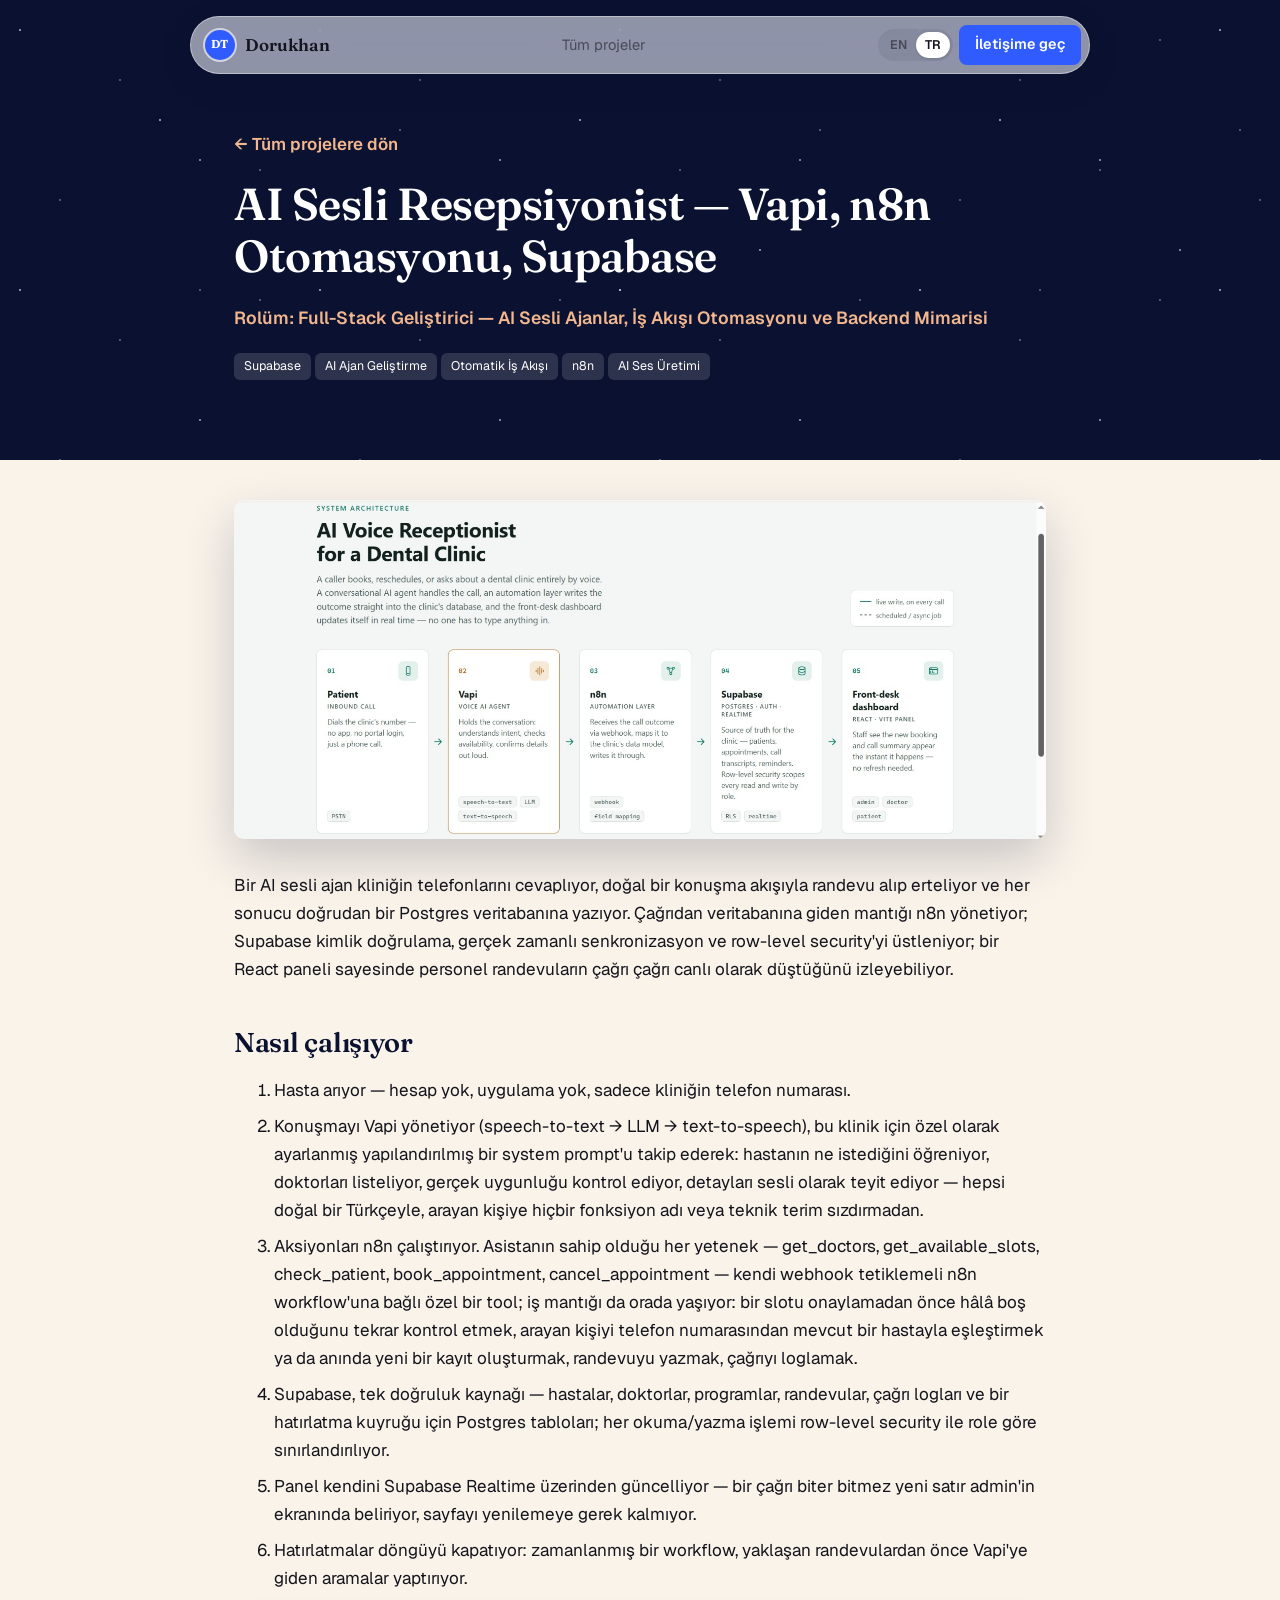
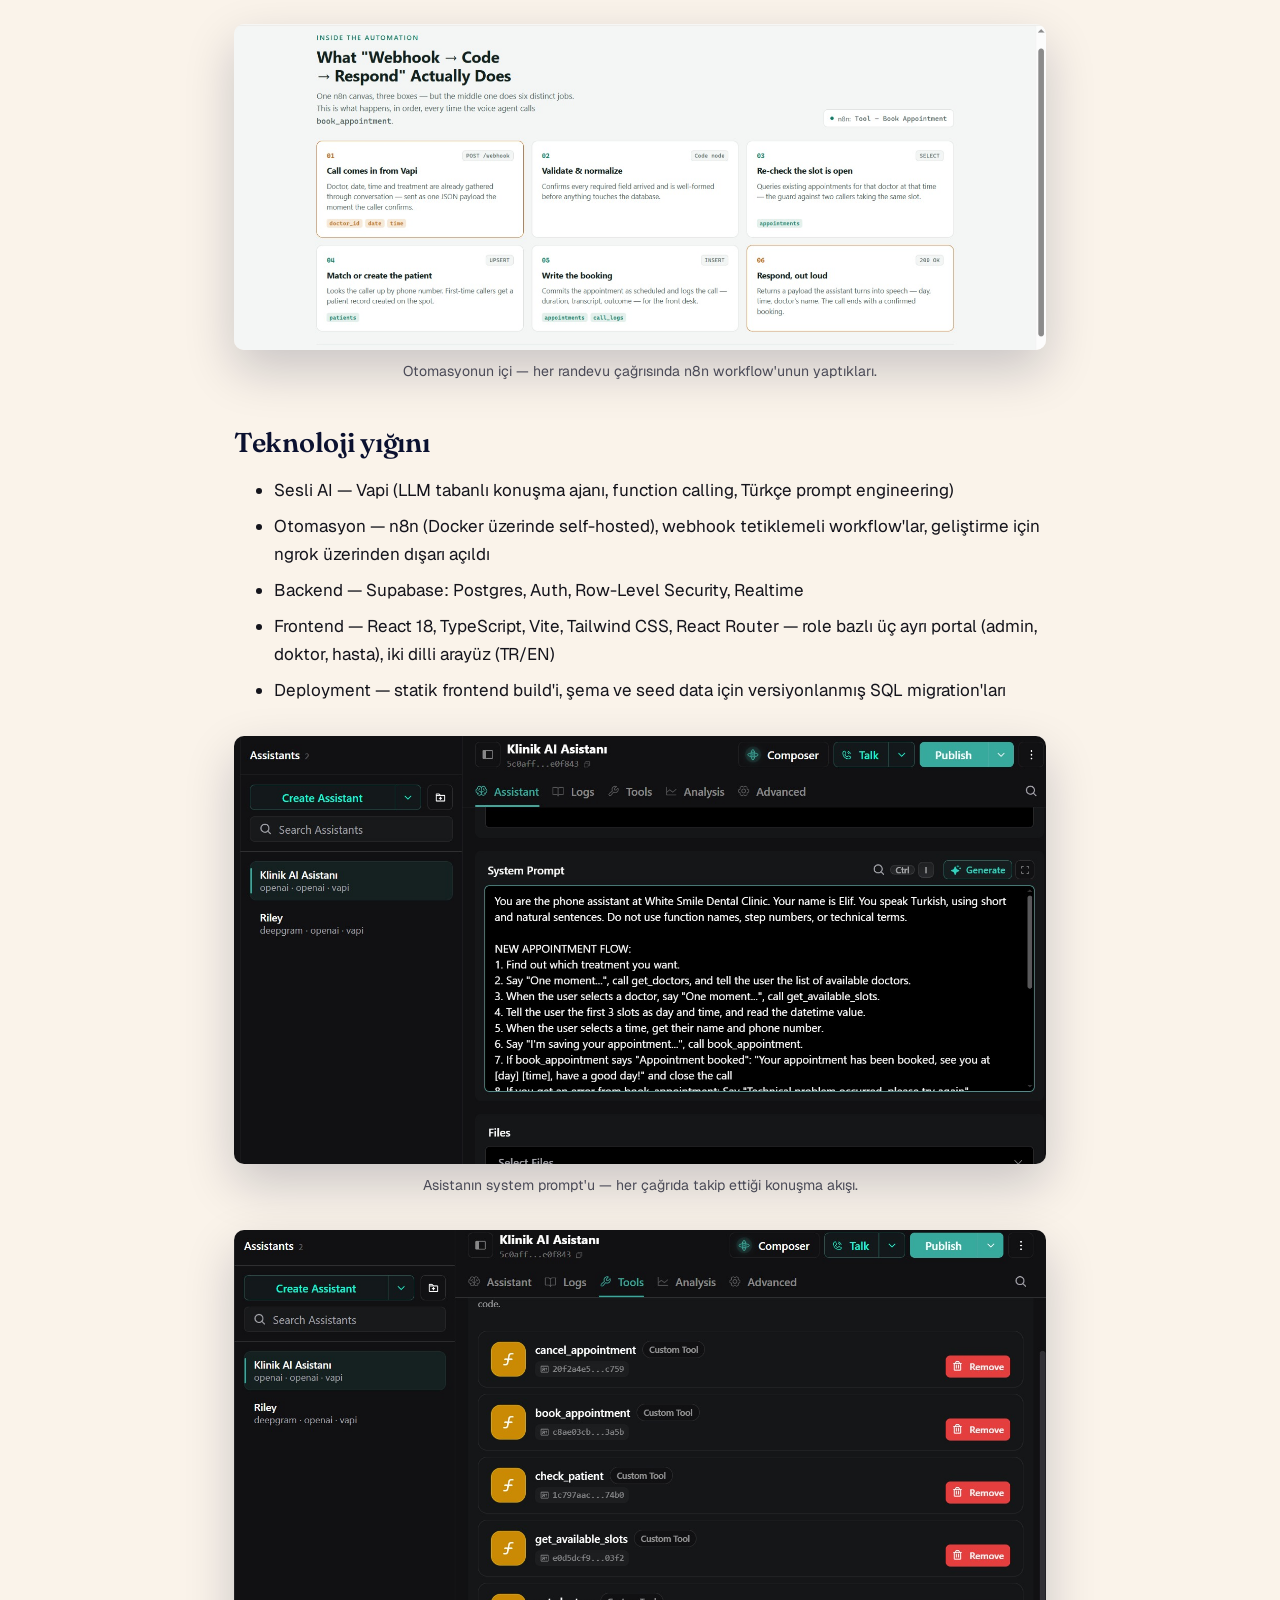
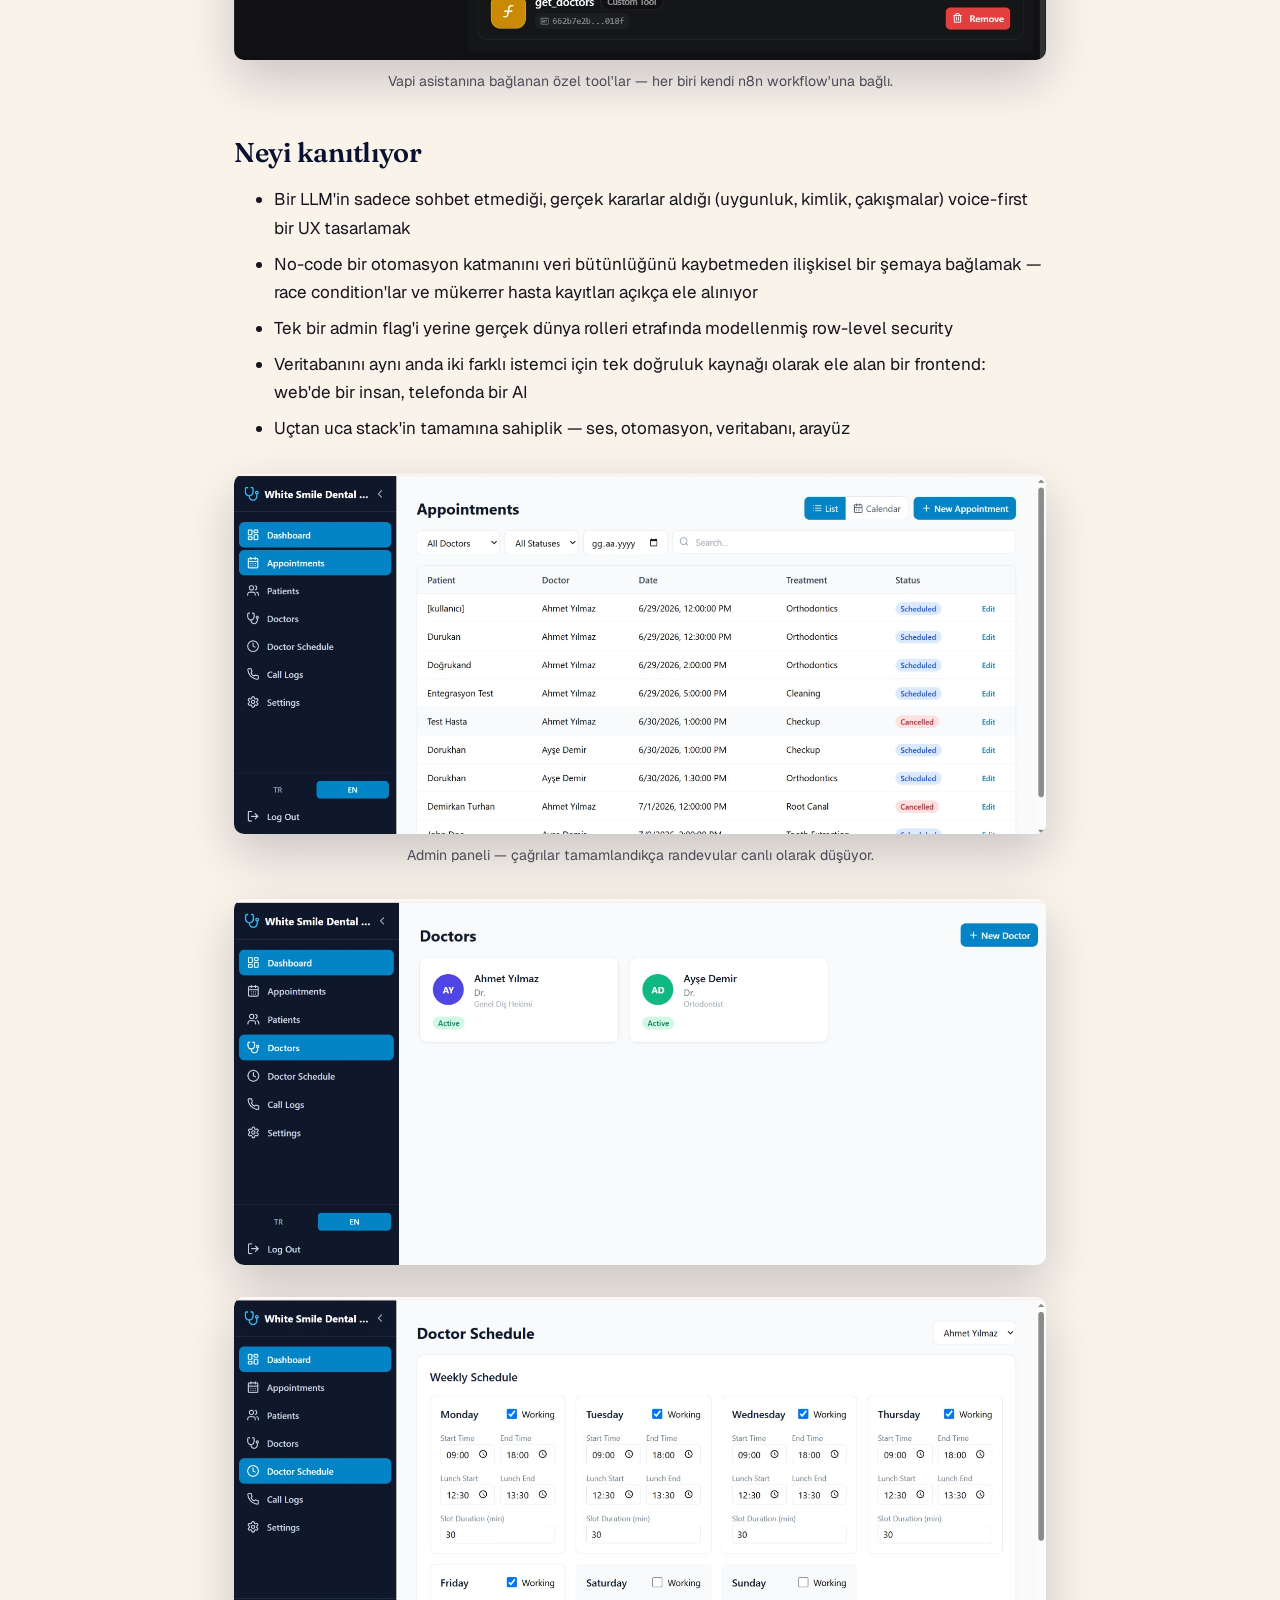
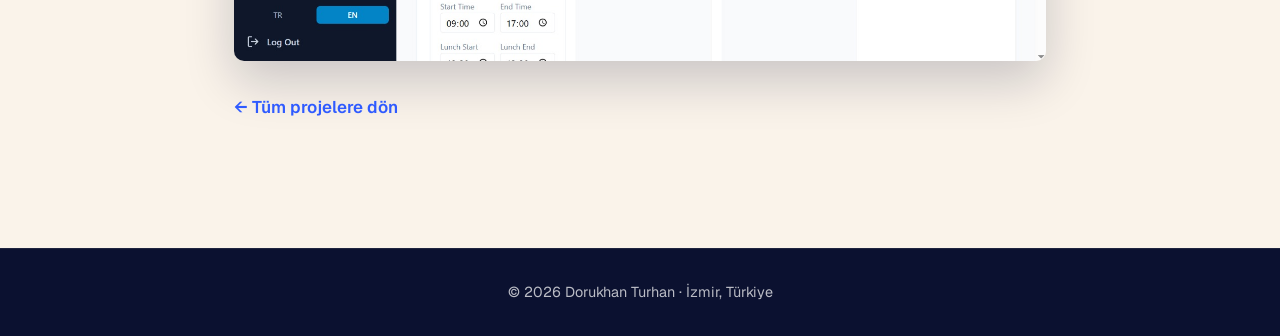
<file: projects/ai-voice-receptionist-tr.html>
<!DOCTYPE html>
<html lang="tr">
<head>
  <meta charset="UTF-8">
  <meta name="viewport" content="width=device-width, initial-scale=1.0">
  <title>AI Sesli Resepsiyonist — Vapi, n8n Otomasyonu, Supabase | Dorukhan Turhan</title>
  <meta name="description" content="Bir diş kliniğinin telefonlarına cevap veren, konuşarak randevu alıp erteleyen ve personel paneline canlı olarak senkronize olan bir AI sesli ajan.">
  <link rel="preconnect" href="https://fonts.googleapis.com">
  <link rel="preconnect" href="https://fonts.gstatic.com" crossorigin>
  <link href="https://fonts.googleapis.com/css2?family=Fraunces:ital,opsz,wght@0,9..144,400..700;1,9..144,400..700&amp;family=Geist:wght@400;500;600;700&amp;display=swap" rel="stylesheet">
  <link rel="stylesheet" href="../styles.css?v=">
</head>
<body class="project-page-body">

  <div id="progress"></div>

  <header class="site-header">
    <nav class="nav">
      <a href="../tr.html" class="brand"><span class="brand-mark">DT</span>Dorukhan</a>
      <ul class="nav-links">
        <li><a href="../tr.html#projects">Tüm projeler</a></li>
      </ul>
      <div class="nav-actions">
        <div class="lang-toggle">
          <a href="ai-voice-receptionist.html" lang="en">EN</a>
          <span class="active">TR</span>
        </div>
        <a href="../tr.html#contact" class="nav-cta">İletişime geç</a>
      </div>
    </nav>
  </header>

  <section class="project-hero">
    <div class="stars"></div>
    <div class="container">
      <a href="../tr.html#projects" class="back-link">← Tüm projelere dön</a>
      <h1 class="fade-up">AI Sesli Resepsiyonist — Vapi, n8n Otomasyonu, Supabase</h1>
      <p class="role fade-up delay-1">Rolüm: Full-Stack Geliştirici — AI Sesli Ajanlar, İş Akışı Otomasyonu ve Backend Mimarisi</p>
      <ul class="tags fade-up delay-1"><li>Supabase</li><li>AI Ajan Geliştirme</li><li>Otomatik İş Akışı</li><li>n8n</li><li>AI Ses Üretimi</li></ul>
    </div>
  </section>

  <main class="container project-page">
    <figure>
      <img src="../images/projects/voice-receptionist/cover-architecture.jpg" alt="AI Sesli Resepsiyonist — Vapi, n8n Otomasyonu, Supabase">
    </figure>
    <p>Bir AI sesli ajan kliniğin telefonlarını cevaplıyor, doğal bir konuşma akışıyla randevu alıp erteliyor ve her sonucu doğrudan bir Postgres veritabanına yazıyor. Çağrıdan veritabanına giden mantığı n8n yönetiyor; Supabase kimlik doğrulama, gerçek zamanlı senkronizasyon ve row-level security&#x27;yi üstleniyor; bir React paneli sayesinde personel randevuların çağrı çağrı canlı olarak düştüğünü izleyebiliyor.</p>
    <h2>Nasıl çalışıyor</h2>
    <ol>
      <li>Hasta arıyor — hesap yok, uygulama yok, sadece kliniğin telefon numarası.</li>
      <li>Konuşmayı Vapi yönetiyor (speech-to-text → LLM → text-to-speech), bu klinik için özel olarak ayarlanmış yapılandırılmış bir system prompt&#x27;u takip ederek: hastanın ne istediğini öğreniyor, doktorları listeliyor, gerçek uygunluğu kontrol ediyor, detayları sesli olarak teyit ediyor — hepsi doğal bir Türkçeyle, arayan kişiye hiçbir fonksiyon adı veya teknik terim sızdırmadan.</li>
      <li>Aksiyonları n8n çalıştırıyor. Asistanın sahip olduğu her yetenek — get_doctors, get_available_slots, check_patient, book_appointment, cancel_appointment — kendi webhook tetiklemeli n8n workflow&#x27;una bağlı özel bir tool; iş mantığı da orada yaşıyor: bir slotu onaylamadan önce hâlâ boş olduğunu tekrar kontrol etmek, arayan kişiyi telefon numarasından mevcut bir hastayla eşleştirmek ya da anında yeni bir kayıt oluşturmak, randevuyu yazmak, çağrıyı loglamak.</li>
      <li>Supabase, tek doğruluk kaynağı — hastalar, doktorlar, programlar, randevular, çağrı logları ve bir hatırlatma kuyruğu için Postgres tabloları; her okuma/yazma işlemi row-level security ile role göre sınırlandırılıyor.</li>
      <li>Panel kendini Supabase Realtime üzerinden güncelliyor — bir çağrı biter bitmez yeni satır admin&#x27;in ekranında beliriyor, sayfayı yenilemeye gerek kalmıyor.</li>
      <li>Hatırlatmalar döngüyü kapatıyor: zamanlanmış bir workflow, yaklaşan randevulardan önce Vapi&#x27;ye giden aramalar yaptırıyor.</li>
    </ol>
    <figure>
      <img src="../images/projects/voice-receptionist/automation-flow.jpg" alt="Otomasyonun içi — her randevu çağrısında n8n workflow&#x27;unun yaptıkları." loading="lazy">
      <figcaption>Otomasyonun içi — her randevu çağrısında n8n workflow&#x27;unun yaptıkları.</figcaption>
    </figure>
    <h2>Teknoloji yığını</h2>
    <ul>
      <li>Sesli AI — Vapi (LLM tabanlı konuşma ajanı, function calling, Türkçe prompt engineering)</li>
      <li>Otomasyon — n8n (Docker üzerinde self-hosted), webhook tetiklemeli workflow&#x27;lar, geliştirme için ngrok üzerinden dışarı açıldı</li>
      <li>Backend — Supabase: Postgres, Auth, Row-Level Security, Realtime</li>
      <li>Frontend — React 18, TypeScript, Vite, Tailwind CSS, React Router — role bazlı üç ayrı portal (admin, doktor, hasta), iki dilli arayüz (TR/EN)</li>
      <li>Deployment — statik frontend build&#x27;i, şema ve seed data için versiyonlanmış SQL migration&#x27;ları</li>
    </ul>
    <figure>
      <img src="../images/projects/voice-receptionist/vapi-prompt.jpg" alt="Asistanın system prompt&#x27;u — her çağrıda takip ettiği konuşma akışı." loading="lazy">
      <figcaption>Asistanın system prompt&#x27;u — her çağrıda takip ettiği konuşma akışı.</figcaption>
    </figure>
    <figure>
      <img src="../images/projects/voice-receptionist/vapi-tools.jpg" alt="Vapi asistanına bağlanan özel tool&#x27;lar — her biri kendi n8n workflow&#x27;una bağlı." loading="lazy">
      <figcaption>Vapi asistanına bağlanan özel tool&#x27;lar — her biri kendi n8n workflow&#x27;una bağlı.</figcaption>
    </figure>
    <h2>Neyi kanıtlıyor</h2>
    <ul>
      <li>Bir LLM&#x27;in sadece sohbet etmediği, gerçek kararlar aldığı (uygunluk, kimlik, çakışmalar) voice-first bir UX tasarlamak</li>
      <li>No-code bir otomasyon katmanını veri bütünlüğünü kaybetmeden ilişkisel bir şemaya bağlamak — race condition&#x27;lar ve mükerrer hasta kayıtları açıkça ele alınıyor</li>
      <li>Tek bir admin flag&#x27;i yerine gerçek dünya rolleri etrafında modellenmiş row-level security</li>
      <li>Veritabanını aynı anda iki farklı istemci için tek doğruluk kaynağı olarak ele alan bir frontend: web&#x27;de bir insan, telefonda bir AI</li>
      <li>Uçtan uca stack&#x27;in tamamına sahiplik — ses, otomasyon, veritabanı, arayüz</li>
    </ul>
    <figure>
      <img src="../images/projects/voice-receptionist/dashboard-appointments.jpg" alt="Admin paneli — çağrılar tamamlandıkça randevular canlı olarak düşüyor." loading="lazy">
      <figcaption>Admin paneli — çağrılar tamamlandıkça randevular canlı olarak düşüyor.</figcaption>
    </figure>
    <figure>
      <img src="../images/projects/voice-receptionist/dashboard-doctors.jpg" alt="Project screenshot" loading="lazy">
    </figure>
    <figure>
      <img src="../images/projects/voice-receptionist/dashboard-schedule.jpg" alt="Project screenshot" loading="lazy">
    </figure>
    <p><a href="../tr.html#projects" class="back-link bottom">← Tüm projelere dön</a></p>
  </main>

  <footer class="site-footer">
    <p>© 2026 Dorukhan Turhan · İzmir, Türkiye</p>
  </footer>

</body>
</html>
</file>
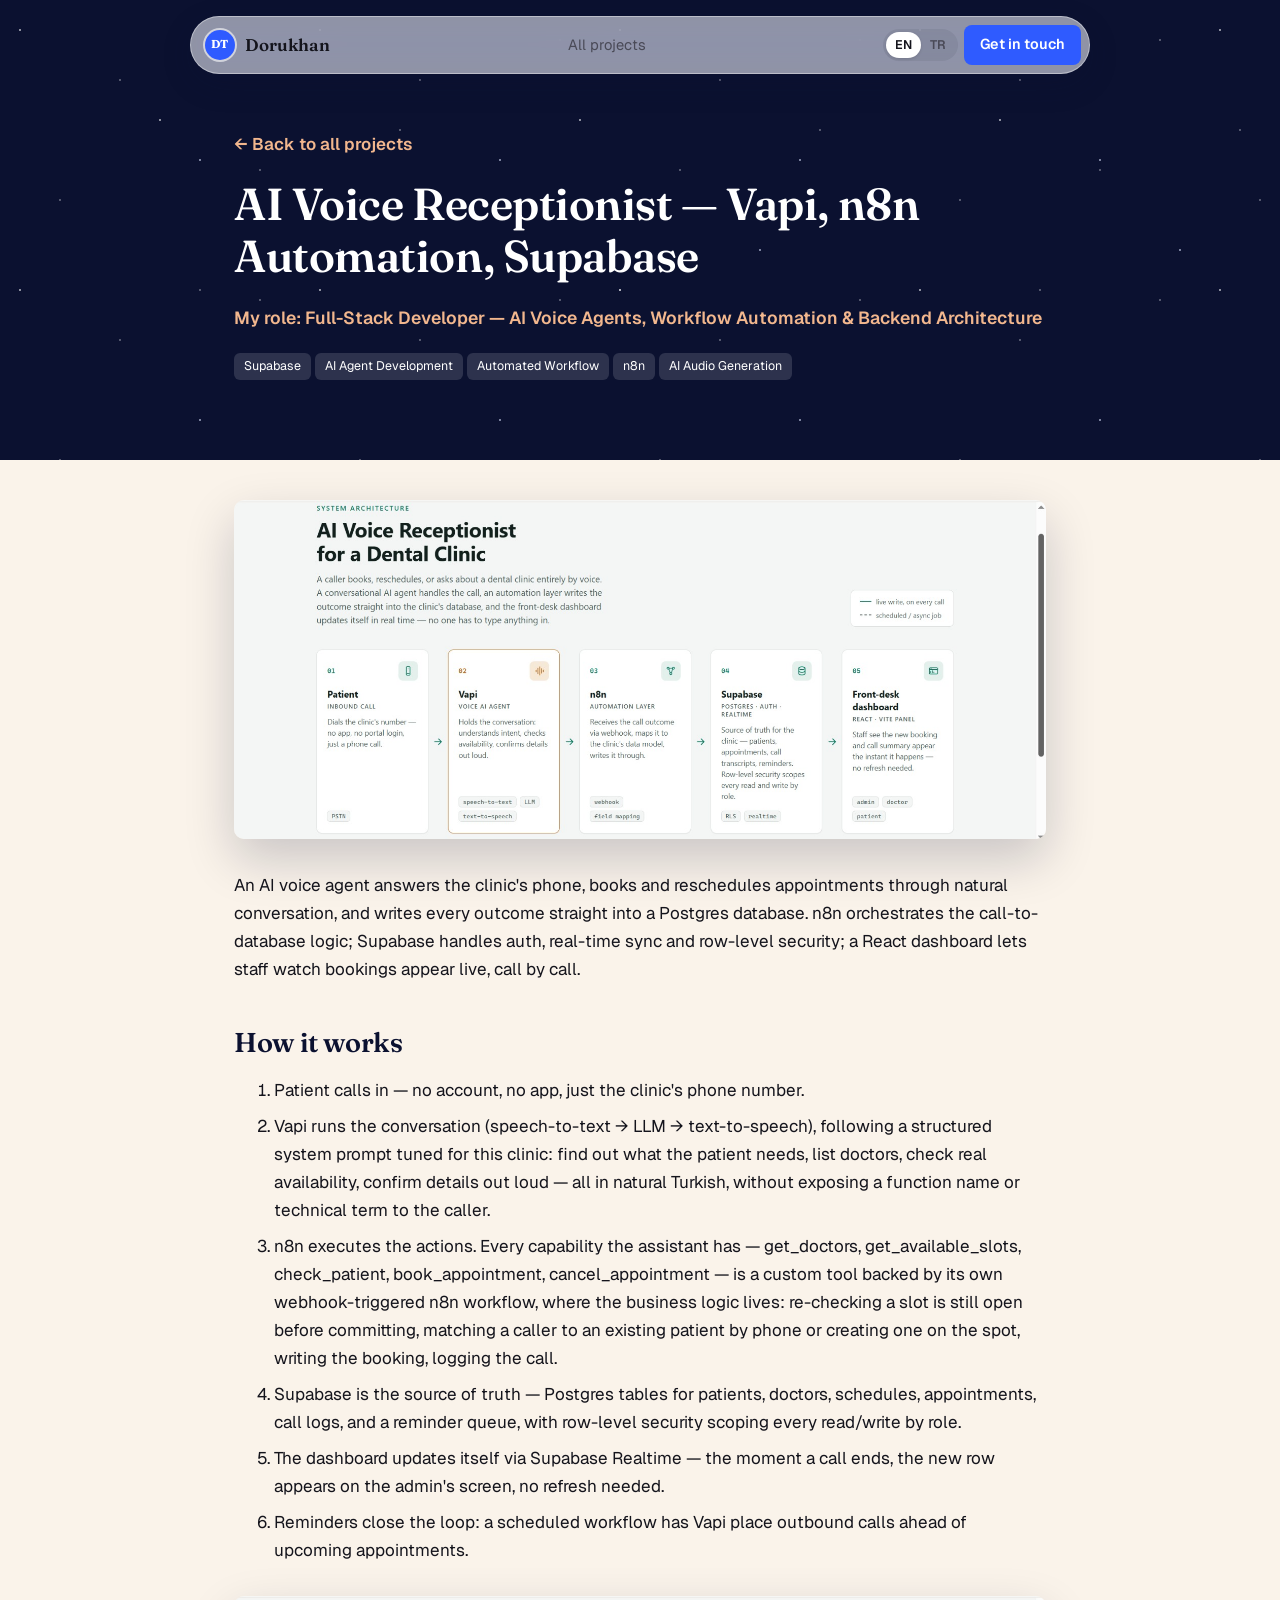
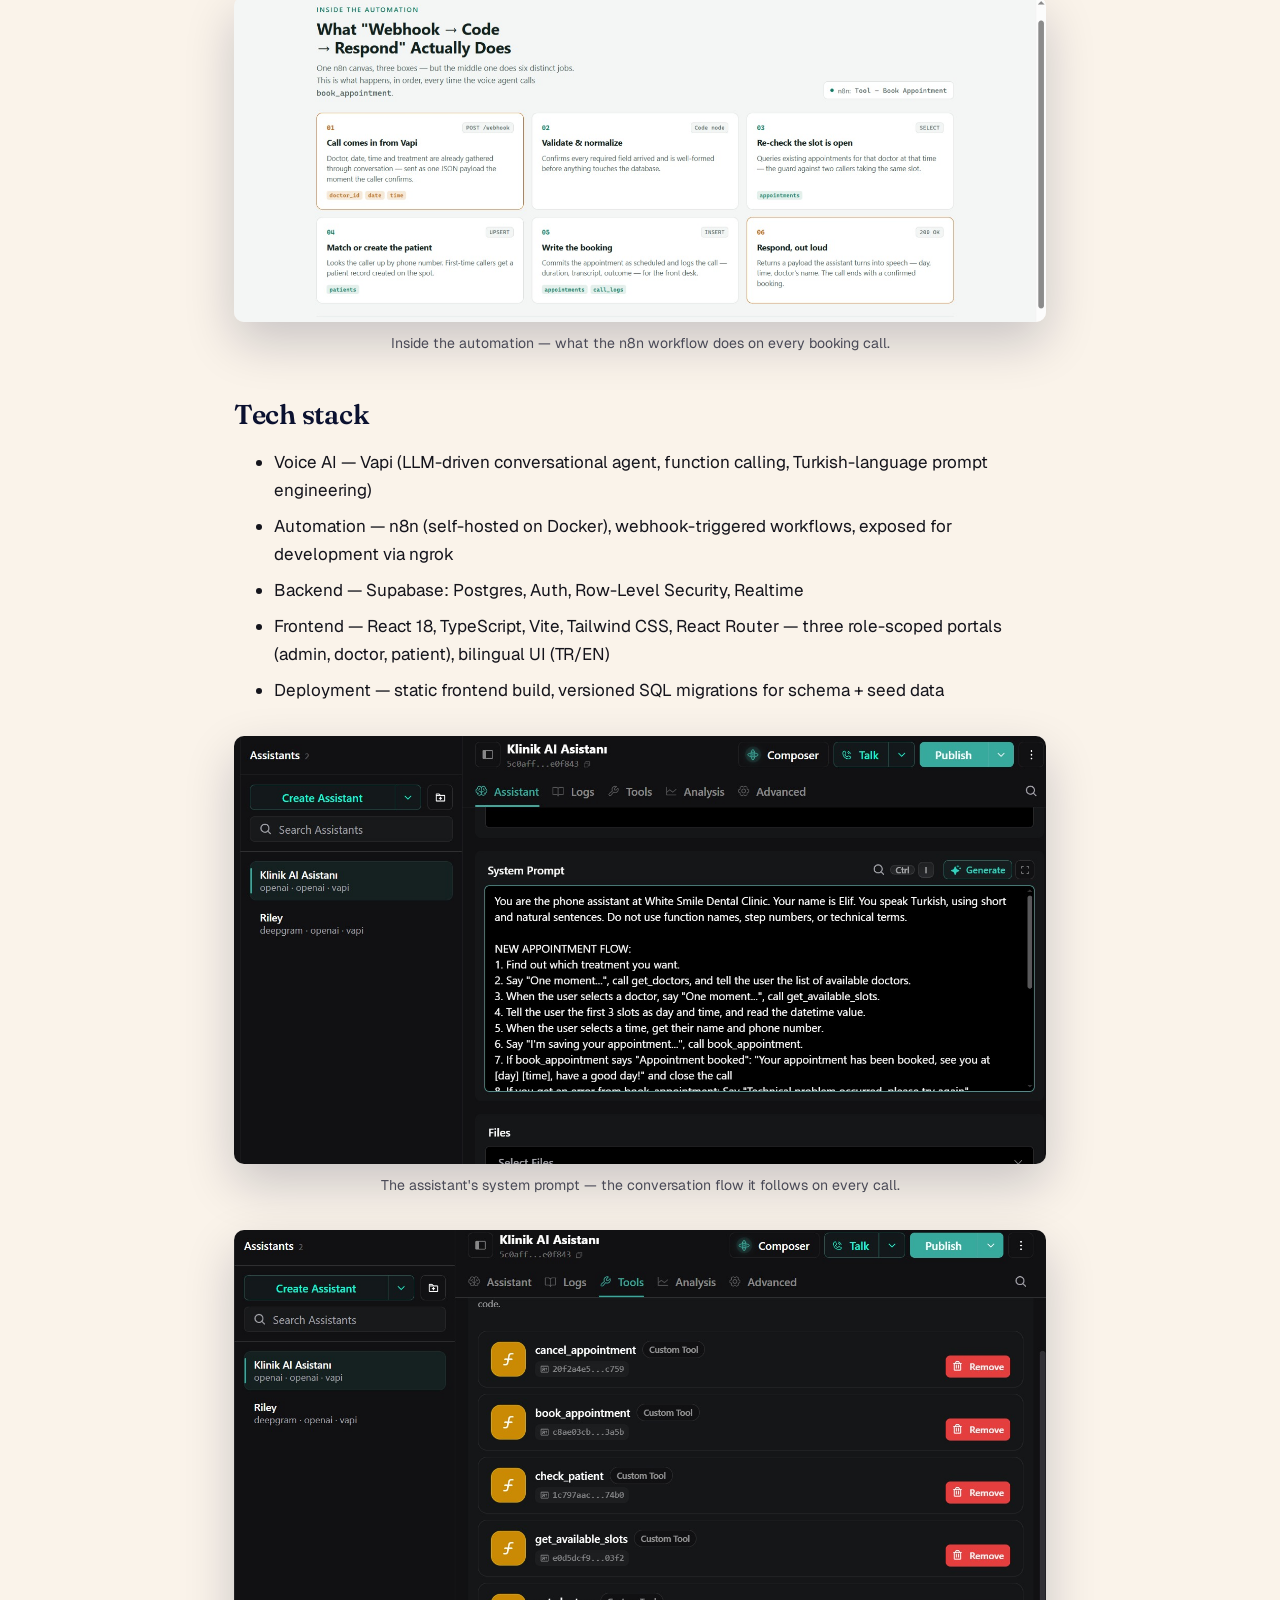
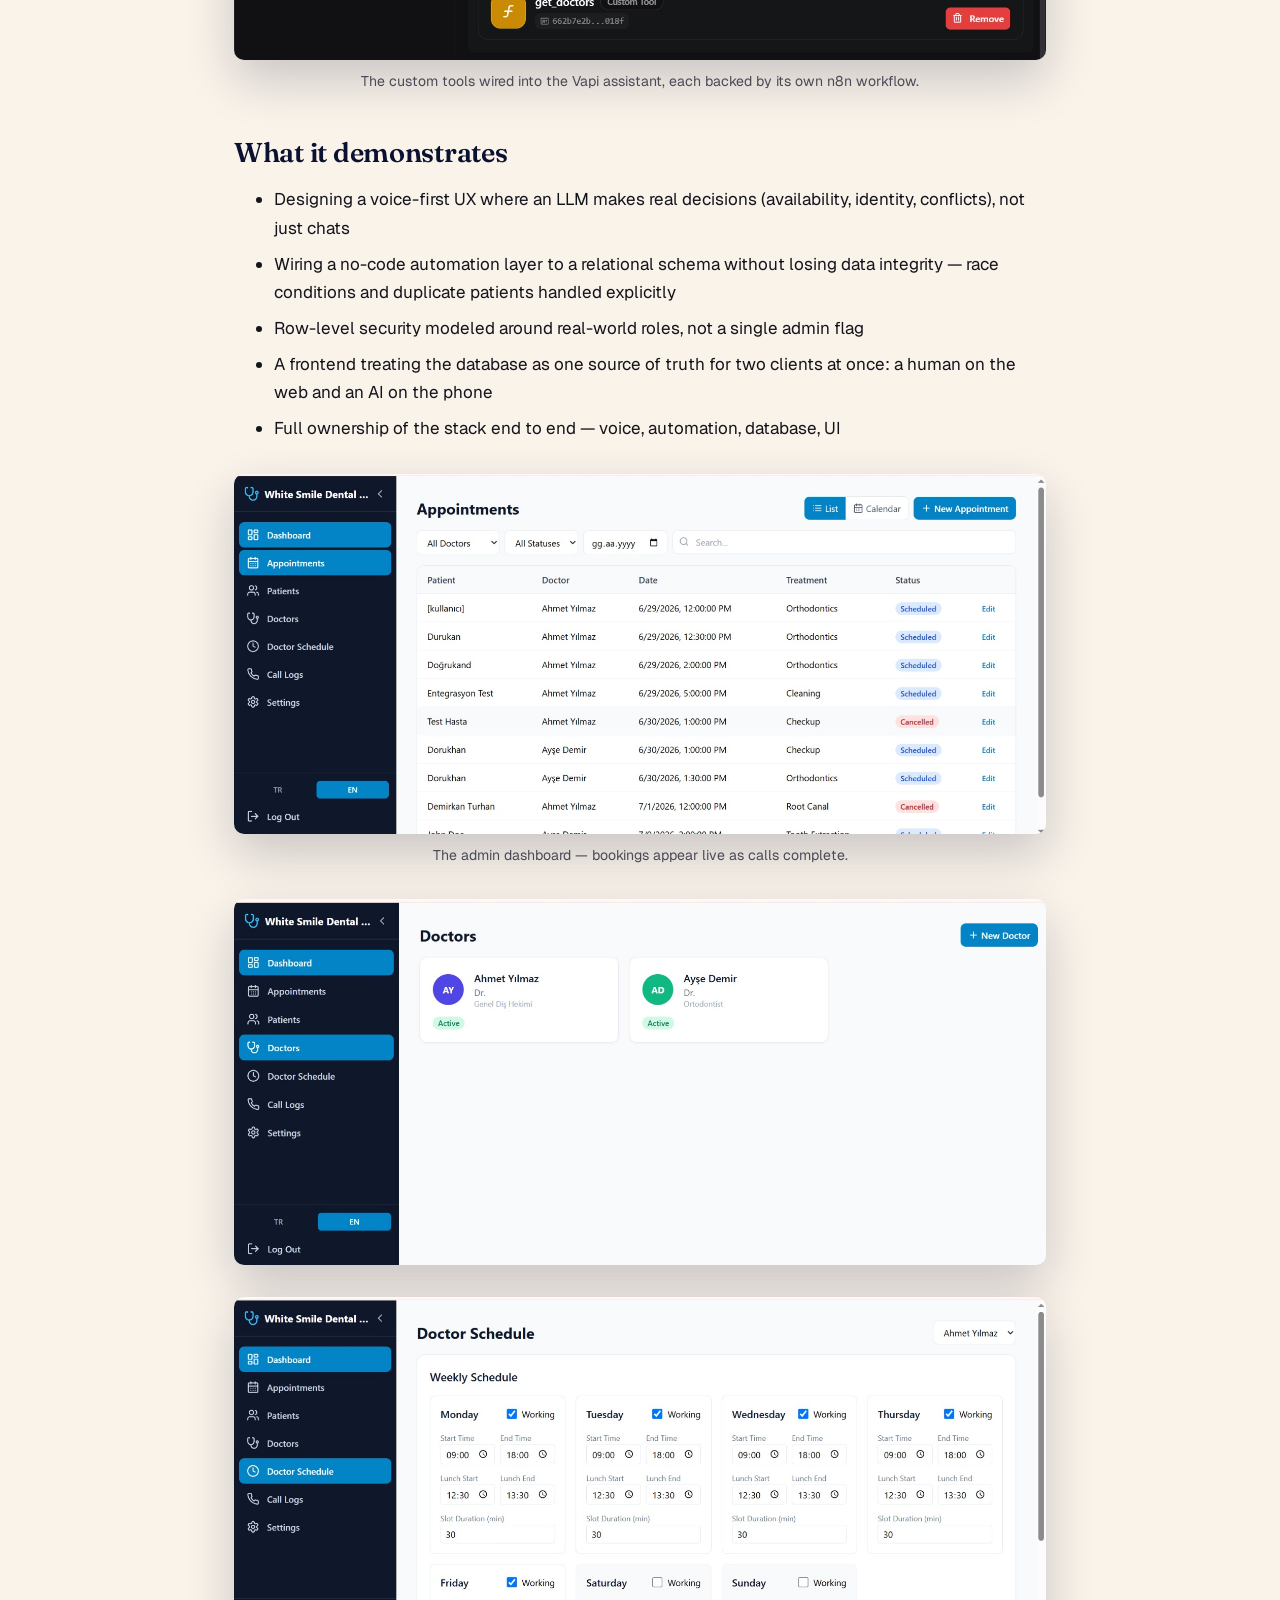
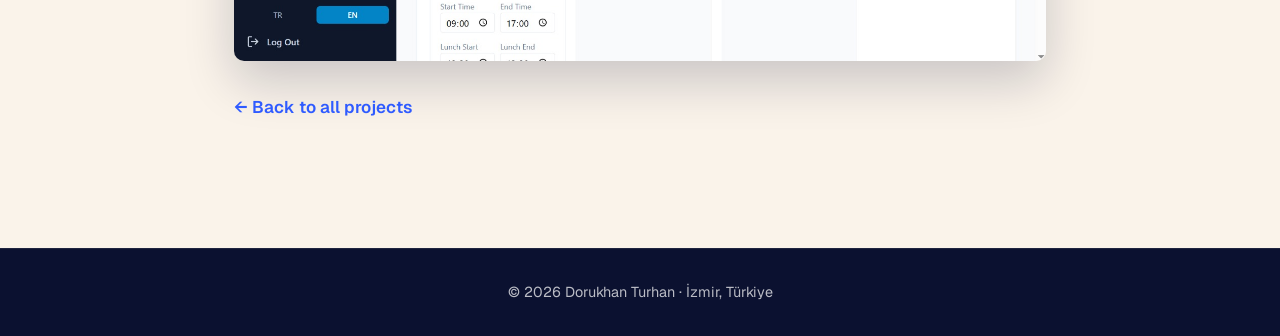
<file: projects/ai-voice-receptionist.html>
<!DOCTYPE html>
<html lang="en">
<head>
  <meta charset="UTF-8">
  <meta name="viewport" content="width=device-width, initial-scale=1.0">
  <title>AI Voice Receptionist — Vapi, n8n Automation, Supabase | Dorukhan Turhan</title>
  <meta name="description" content="An AI voice agent that answers a dental clinic&#x27;s phone, books and reschedules appointments by conversation, and syncs live to a staff dashboard.">
  <link rel="preconnect" href="https://fonts.googleapis.com">
  <link rel="preconnect" href="https://fonts.gstatic.com" crossorigin>
  <link href="https://fonts.googleapis.com/css2?family=Fraunces:ital,opsz,wght@0,9..144,400..700;1,9..144,400..700&amp;family=Geist:wght@400;500;600;700&amp;display=swap" rel="stylesheet">
  <link rel="stylesheet" href="../styles.css?v=">
</head>
<body class="project-page-body">

  <div id="progress"></div>

  <header class="site-header">
    <nav class="nav">
      <a href="../index.html" class="brand"><span class="brand-mark">DT</span>Dorukhan</a>
      <ul class="nav-links">
        <li><a href="../index.html#projects">All projects</a></li>
      </ul>
      <div class="nav-actions">
        <div class="lang-toggle">
          <span class="active">EN</span>
          <a href="ai-voice-receptionist-tr.html" lang="tr">TR</a>
        </div>
        <a href="../index.html#contact" class="nav-cta">Get in touch</a>
      </div>
    </nav>
  </header>

  <section class="project-hero">
    <div class="stars"></div>
    <div class="container">
      <a href="../index.html#projects" class="back-link">← Back to all projects</a>
      <h1 class="fade-up">AI Voice Receptionist — Vapi, n8n Automation, Supabase</h1>
      <p class="role fade-up delay-1">My role: Full-Stack Developer — AI Voice Agents, Workflow Automation &amp; Backend Architecture</p>
      <ul class="tags fade-up delay-1"><li>Supabase</li><li>AI Agent Development</li><li>Automated Workflow</li><li>n8n</li><li>AI Audio Generation</li></ul>
    </div>
  </section>

  <main class="container project-page">
    <figure>
      <img src="../images/projects/voice-receptionist/cover-architecture.jpg" alt="AI Voice Receptionist — Vapi, n8n Automation, Supabase">
    </figure>
    <p>An AI voice agent answers the clinic&#x27;s phone, books and reschedules appointments through natural conversation, and writes every outcome straight into a Postgres database. n8n orchestrates the call-to-database logic; Supabase handles auth, real-time sync and row-level security; a React dashboard lets staff watch bookings appear live, call by call.</p>
    <h2>How it works</h2>
    <ol>
      <li>Patient calls in — no account, no app, just the clinic&#x27;s phone number.</li>
      <li>Vapi runs the conversation (speech-to-text → LLM → text-to-speech), following a structured system prompt tuned for this clinic: find out what the patient needs, list doctors, check real availability, confirm details out loud — all in natural Turkish, without exposing a function name or technical term to the caller.</li>
      <li>n8n executes the actions. Every capability the assistant has — get_doctors, get_available_slots, check_patient, book_appointment, cancel_appointment — is a custom tool backed by its own webhook-triggered n8n workflow, where the business logic lives: re-checking a slot is still open before committing, matching a caller to an existing patient by phone or creating one on the spot, writing the booking, logging the call.</li>
      <li>Supabase is the source of truth — Postgres tables for patients, doctors, schedules, appointments, call logs, and a reminder queue, with row-level security scoping every read/write by role.</li>
      <li>The dashboard updates itself via Supabase Realtime — the moment a call ends, the new row appears on the admin&#x27;s screen, no refresh needed.</li>
      <li>Reminders close the loop: a scheduled workflow has Vapi place outbound calls ahead of upcoming appointments.</li>
    </ol>
    <figure>
      <img src="../images/projects/voice-receptionist/automation-flow.jpg" alt="Inside the automation — what the n8n workflow does on every booking call." loading="lazy">
      <figcaption>Inside the automation — what the n8n workflow does on every booking call.</figcaption>
    </figure>
    <h2>Tech stack</h2>
    <ul>
      <li>Voice AI — Vapi (LLM-driven conversational agent, function calling, Turkish-language prompt engineering)</li>
      <li>Automation — n8n (self-hosted on Docker), webhook-triggered workflows, exposed for development via ngrok</li>
      <li>Backend — Supabase: Postgres, Auth, Row-Level Security, Realtime</li>
      <li>Frontend — React 18, TypeScript, Vite, Tailwind CSS, React Router — three role-scoped portals (admin, doctor, patient), bilingual UI (TR/EN)</li>
      <li>Deployment — static frontend build, versioned SQL migrations for schema + seed data</li>
    </ul>
    <figure>
      <img src="../images/projects/voice-receptionist/vapi-prompt.jpg" alt="The assistant&#x27;s system prompt — the conversation flow it follows on every call." loading="lazy">
      <figcaption>The assistant&#x27;s system prompt — the conversation flow it follows on every call.</figcaption>
    </figure>
    <figure>
      <img src="../images/projects/voice-receptionist/vapi-tools.jpg" alt="The custom tools wired into the Vapi assistant, each backed by its own n8n workflow." loading="lazy">
      <figcaption>The custom tools wired into the Vapi assistant, each backed by its own n8n workflow.</figcaption>
    </figure>
    <h2>What it demonstrates</h2>
    <ul>
      <li>Designing a voice-first UX where an LLM makes real decisions (availability, identity, conflicts), not just chats</li>
      <li>Wiring a no-code automation layer to a relational schema without losing data integrity — race conditions and duplicate patients handled explicitly</li>
      <li>Row-level security modeled around real-world roles, not a single admin flag</li>
      <li>A frontend treating the database as one source of truth for two clients at once: a human on the web and an AI on the phone</li>
      <li>Full ownership of the stack end to end — voice, automation, database, UI</li>
    </ul>
    <figure>
      <img src="../images/projects/voice-receptionist/dashboard-appointments.jpg" alt="The admin dashboard — bookings appear live as calls complete." loading="lazy">
      <figcaption>The admin dashboard — bookings appear live as calls complete.</figcaption>
    </figure>
    <figure>
      <img src="../images/projects/voice-receptionist/dashboard-doctors.jpg" alt="Project screenshot" loading="lazy">
    </figure>
    <figure>
      <img src="../images/projects/voice-receptionist/dashboard-schedule.jpg" alt="Project screenshot" loading="lazy">
    </figure>
    <p><a href="../index.html#projects" class="back-link bottom">← Back to all projects</a></p>
  </main>

  <footer class="site-footer">
    <p>© 2026 Dorukhan Turhan · İzmir, Türkiye</p>
  </footer>

</body>
</html>
</file>
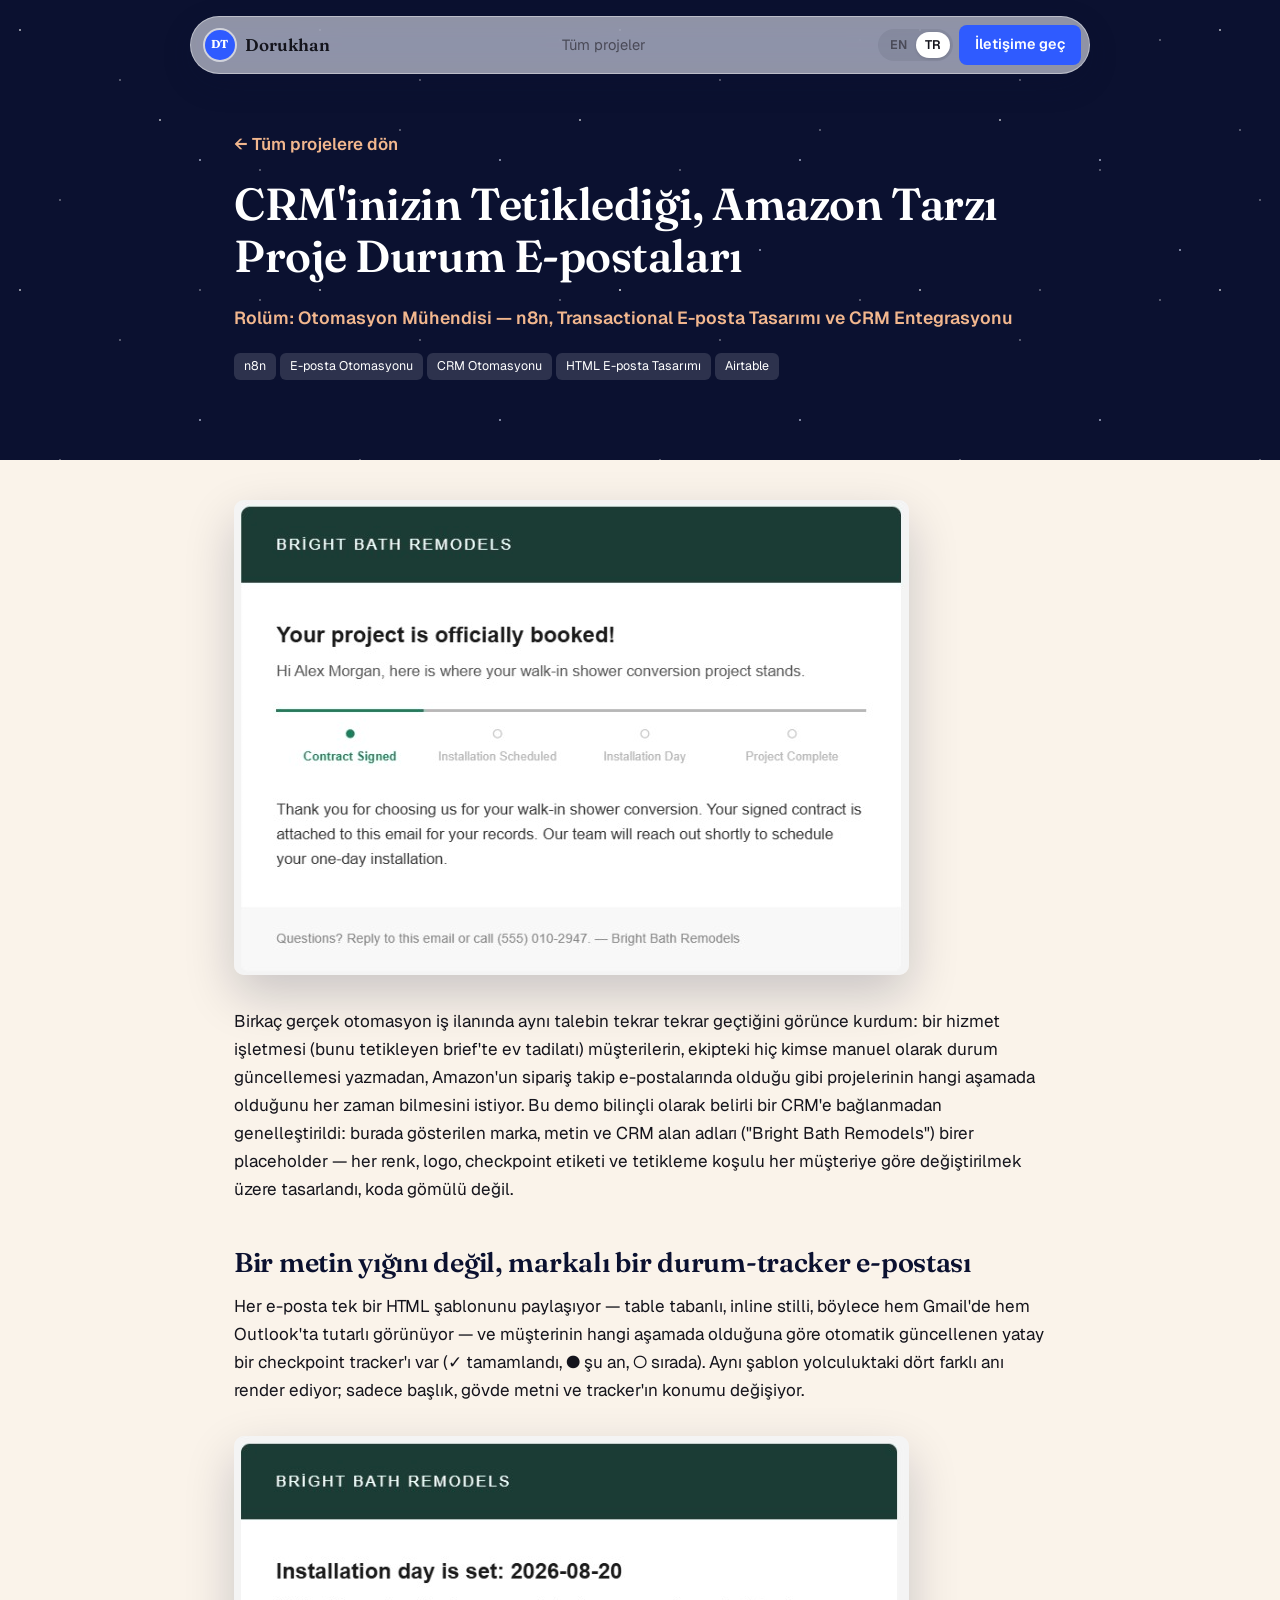
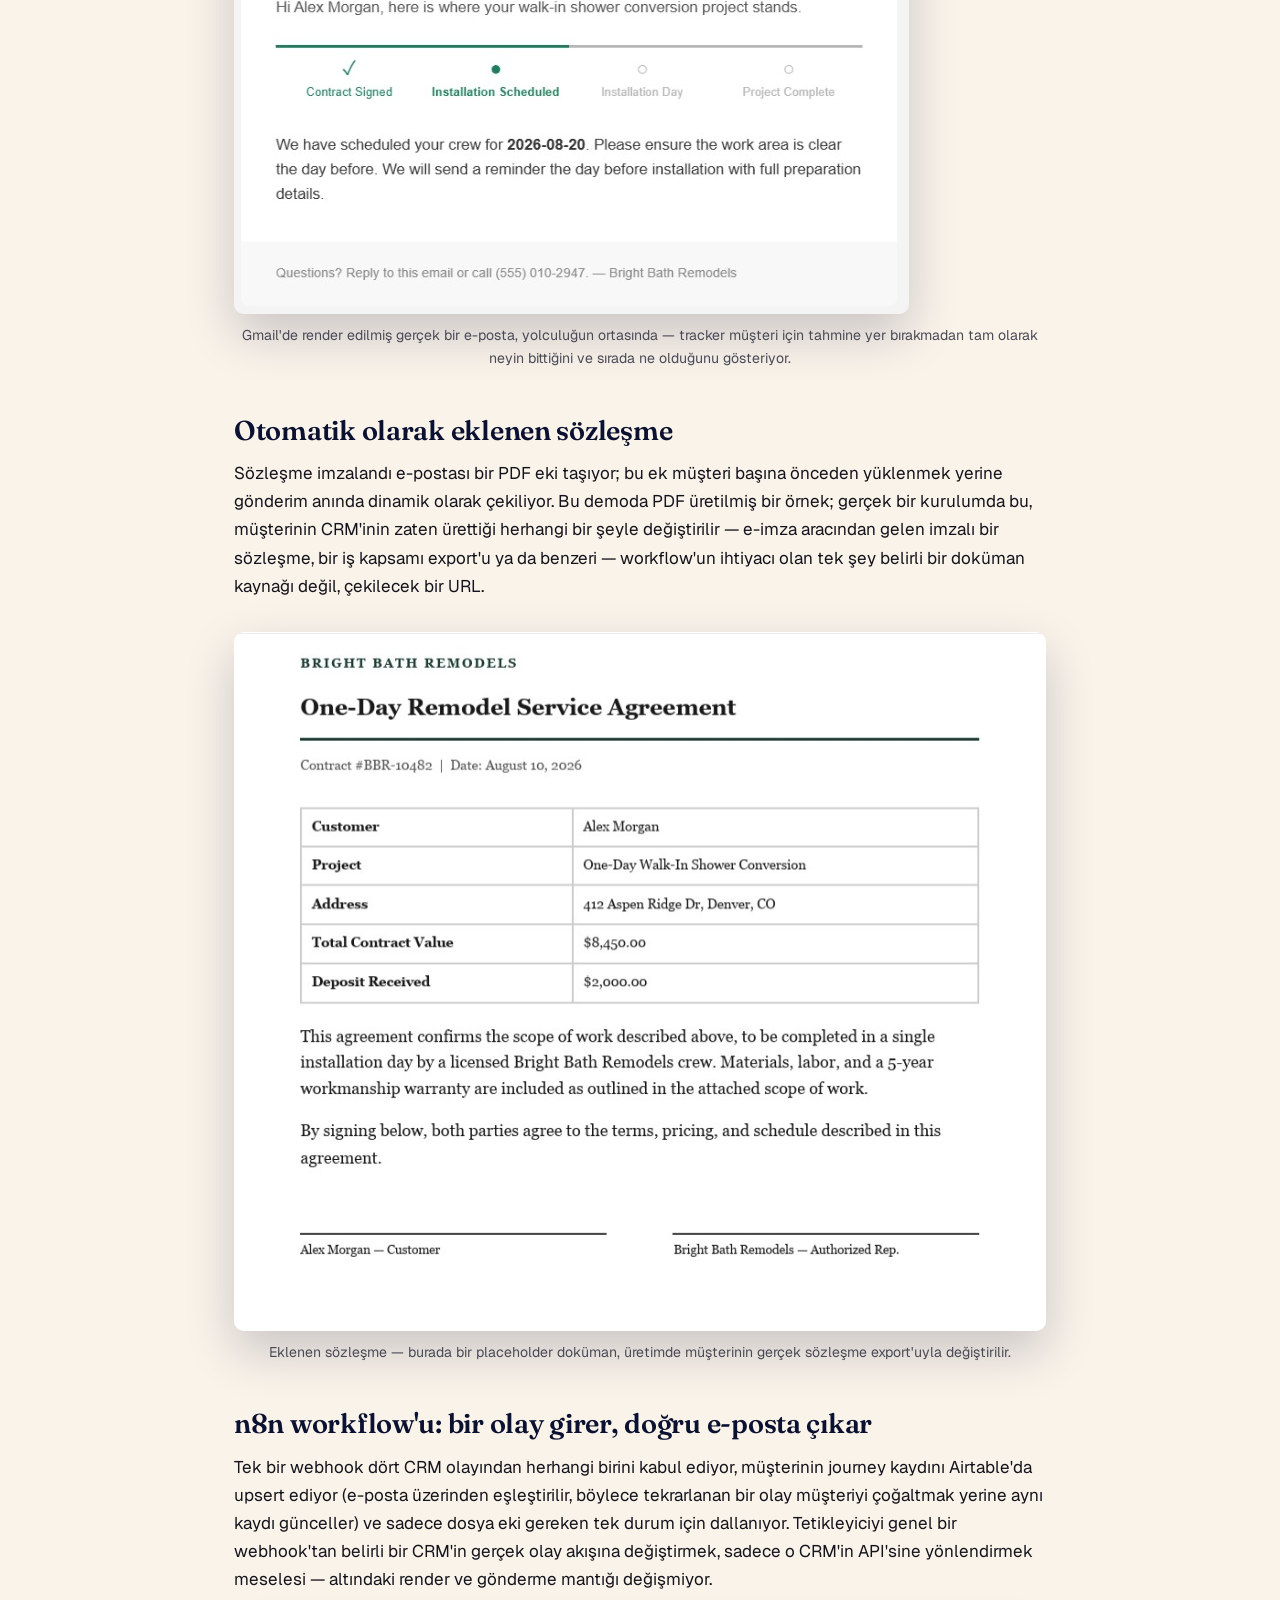
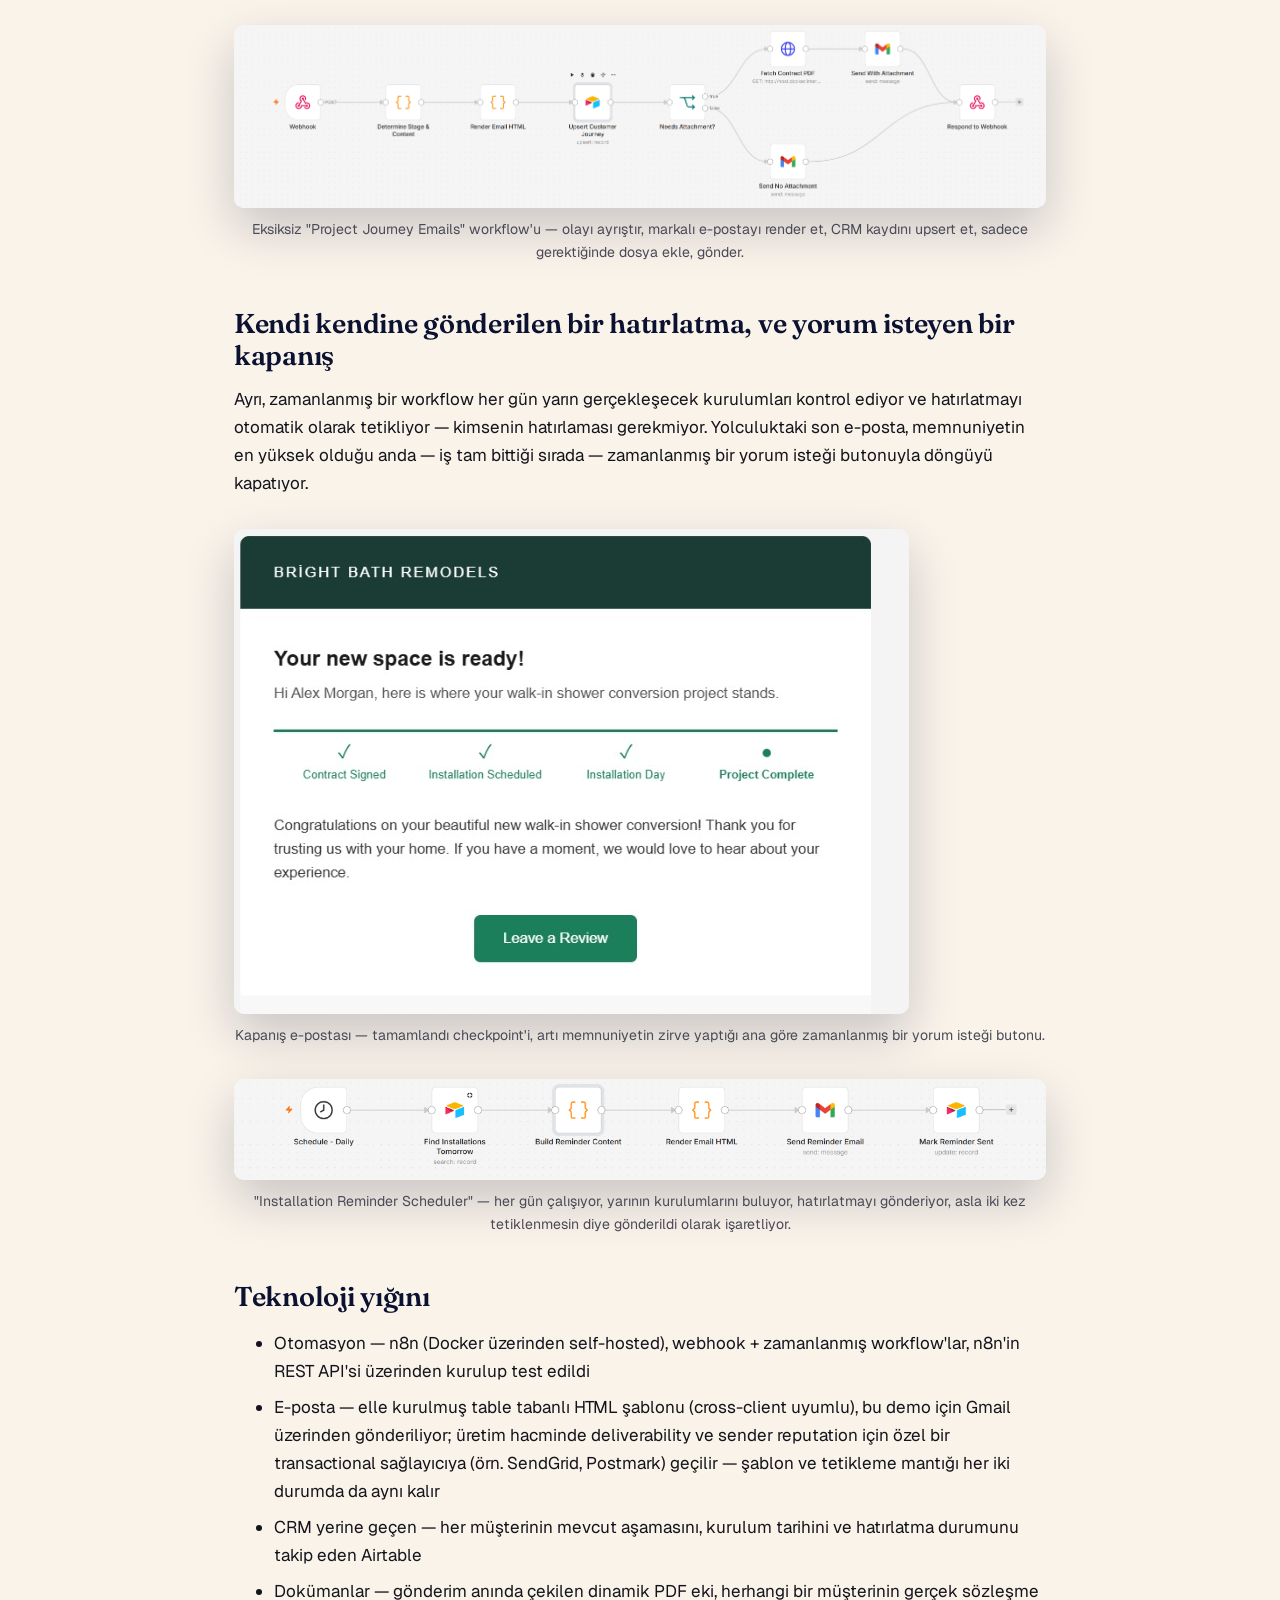
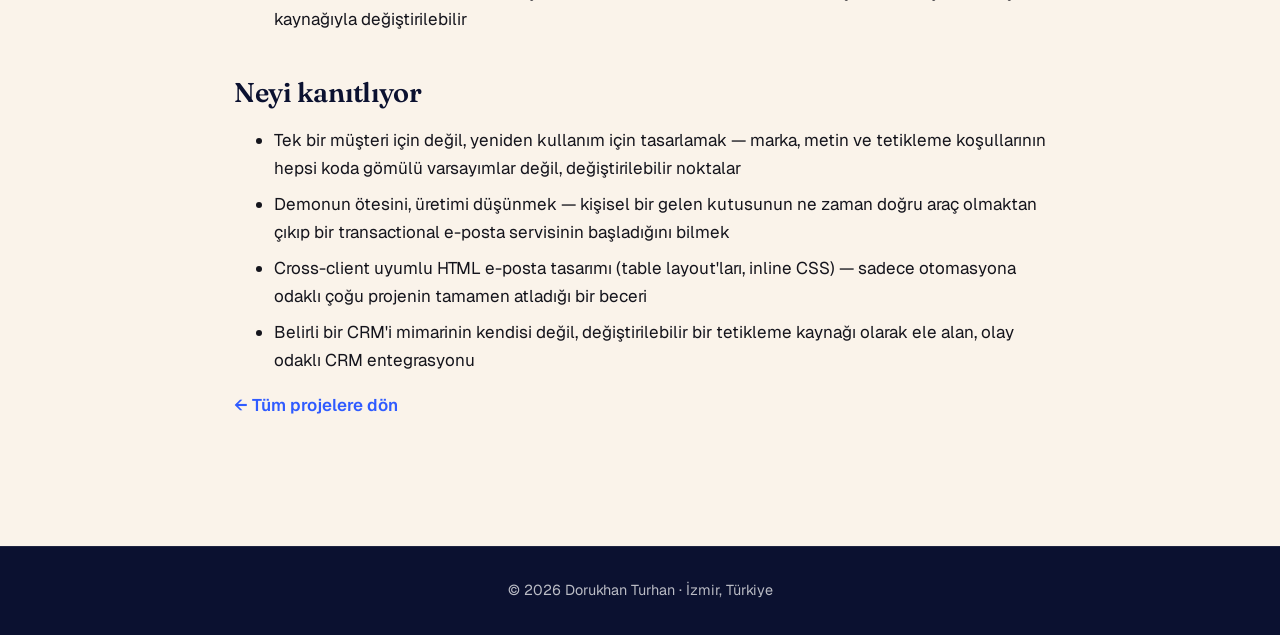
<file: projects/crm-project-status-emails-tr.html>
<!DOCTYPE html>
<html lang="tr">
<head>
  <meta charset="UTF-8">
  <meta name="viewport" content="width=device-width, initial-scale=1.0">
  <title>CRM&#x27;inizin Tetiklediği, Amazon Tarzı Proje Durum E-postaları | Dorukhan Turhan</title>
  <meta name="description" content="Bir CRM durum değişikliği (sözleşme imzalandı, kurulum planlandı, iş tamamlandı) markalı, checkpoint-tracker&#x27;lı bir e-postayı otomatik olarak tetikliyor — bir kargo yerine bir hizmet işletmesine uygulanmış &quot;siparişim nerede&quot; deneyimi.">
  <link rel="preconnect" href="https://fonts.googleapis.com">
  <link rel="preconnect" href="https://fonts.gstatic.com" crossorigin>
  <link href="https://fonts.googleapis.com/css2?family=Fraunces:ital,opsz,wght@0,9..144,400..700;1,9..144,400..700&amp;family=Geist:wght@400;500;600;700&amp;display=swap" rel="stylesheet">
  <link rel="stylesheet" href="../styles.css?v=">
</head>
<body class="project-page-body">

  <div id="progress"></div>

  <header class="site-header">
    <nav class="nav">
      <a href="../tr.html" class="brand"><span class="brand-mark">DT</span>Dorukhan</a>
      <ul class="nav-links">
        <li><a href="../tr.html#projects">Tüm projeler</a></li>
      </ul>
      <div class="nav-actions">
        <div class="lang-toggle">
          <a href="crm-project-status-emails.html" lang="en">EN</a>
          <span class="active">TR</span>
        </div>
        <a href="../tr.html#contact" class="nav-cta">İletişime geç</a>
      </div>
    </nav>
  </header>

  <section class="project-hero">
    <div class="stars"></div>
    <div class="container">
      <a href="../tr.html#projects" class="back-link">← Tüm projelere dön</a>
      <h1 class="fade-up">CRM&#x27;inizin Tetiklediği, Amazon Tarzı Proje Durum E-postaları</h1>
      <p class="role fade-up delay-1">Rolüm: Otomasyon Mühendisi — n8n, Transactional E-posta Tasarımı ve CRM Entegrasyonu</p>
      <ul class="tags fade-up delay-1"><li>n8n</li><li>E-posta Otomasyonu</li><li>CRM Otomasyonu</li><li>HTML E-posta Tasarımı</li><li>Airtable</li></ul>
    </div>
  </section>

  <main class="container project-page">
    <figure>
      <img src="../images/projects/crm-project-status-emails/cover-email-contract-signed.png" alt="CRM&#x27;inizin Tetiklediği, Amazon Tarzı Proje Durum E-postaları">
    </figure>
    <p>Birkaç gerçek otomasyon iş ilanında aynı talebin tekrar tekrar geçtiğini görünce kurdum: bir hizmet işletmesi (bunu tetikleyen brief&#x27;te ev tadilatı) müşterilerin, ekipteki hiç kimse manuel olarak durum güncellemesi yazmadan, Amazon&#x27;un sipariş takip e-postalarında olduğu gibi projelerinin hangi aşamada olduğunu her zaman bilmesini istiyor. Bu demo bilinçli olarak belirli bir CRM&#x27;e bağlanmadan genelleştirildi: burada gösterilen marka, metin ve CRM alan adları (&quot;Bright Bath Remodels&quot;) birer placeholder — her renk, logo, checkpoint etiketi ve tetikleme koşulu her müşteriye göre değiştirilmek üzere tasarlandı, koda gömülü değil.</p>
    <h2>Bir metin yığını değil, markalı bir durum-tracker e-postası</h2>
    <p>Her e-posta tek bir HTML şablonunu paylaşıyor — table tabanlı, inline stilli, böylece hem Gmail&#x27;de hem Outlook&#x27;ta tutarlı görünüyor — ve müşterinin hangi aşamada olduğuna göre otomatik güncellenen yatay bir checkpoint tracker&#x27;ı var (✓ tamamlandı, ● şu an, ○ sırada). Aynı şablon yolculuktaki dört farklı anı render ediyor; sadece başlık, gövde metni ve tracker&#x27;ın konumu değişiyor.</p>
    <figure>
      <img src="../images/projects/crm-project-status-emails/email-installation-scheduled.png" alt="Gmail&#x27;de render edilmiş gerçek bir e-posta, yolculuğun ortasında — tracker müşteri için tahmine yer bırakmadan tam olarak neyin bittiğini ve sırada ne olduğunu gösteriyor." loading="lazy">
      <figcaption>Gmail&#x27;de render edilmiş gerçek bir e-posta, yolculuğun ortasında — tracker müşteri için tahmine yer bırakmadan tam olarak neyin bittiğini ve sırada ne olduğunu gösteriyor.</figcaption>
    </figure>
    <h2>Otomatik olarak eklenen sözleşme</h2>
    <p>Sözleşme imzalandı e-postası bir PDF eki taşıyor; bu ek müşteri başına önceden yüklenmek yerine gönderim anında dinamik olarak çekiliyor. Bu demoda PDF üretilmiş bir örnek; gerçek bir kurulumda bu, müşterinin CRM&#x27;inin zaten ürettiği herhangi bir şeyle değiştirilir — e-imza aracından gelen imzalı bir sözleşme, bir iş kapsamı export&#x27;u ya da benzeri — workflow&#x27;un ihtiyacı olan tek şey belirli bir doküman kaynağı değil, çekilecek bir URL.</p>
    <figure>
      <img src="../images/projects/crm-project-status-emails/sample-contract.jpg" alt="Eklenen sözleşme — burada bir placeholder doküman, üretimde müşterinin gerçek sözleşme export&#x27;uyla değiştirilir." loading="lazy">
      <figcaption>Eklenen sözleşme — burada bir placeholder doküman, üretimde müşterinin gerçek sözleşme export&#x27;uyla değiştirilir.</figcaption>
    </figure>
    <h2>n8n workflow&#x27;u: bir olay girer, doğru e-posta çıkar</h2>
    <p>Tek bir webhook dört CRM olayından herhangi birini kabul ediyor, müşterinin journey kaydını Airtable&#x27;da upsert ediyor (e-posta üzerinden eşleştirilir, böylece tekrarlanan bir olay müşteriyi çoğaltmak yerine aynı kaydı günceller) ve sadece dosya eki gereken tek durum için dallanıyor. Tetikleyiciyi genel bir webhook&#x27;tan belirli bir CRM&#x27;in gerçek olay akışına değiştirmek, sadece o CRM&#x27;in API&#x27;sine yönlendirmek meselesi — altındaki render ve gönderme mantığı değişmiyor.</p>
    <figure>
      <img src="../images/projects/crm-project-status-emails/workflow-a-full.png" alt="Eksiksiz &quot;Project Journey Emails&quot; workflow&#x27;u — olayı ayrıştır, markalı e-postayı render et, CRM kaydını upsert et, sadece gerektiğinde dosya ekle, gönder." loading="lazy">
      <figcaption>Eksiksiz &quot;Project Journey Emails&quot; workflow&#x27;u — olayı ayrıştır, markalı e-postayı render et, CRM kaydını upsert et, sadece gerektiğinde dosya ekle, gönder.</figcaption>
    </figure>
    <h2>Kendi kendine gönderilen bir hatırlatma, ve yorum isteyen bir kapanış</h2>
    <p>Ayrı, zamanlanmış bir workflow her gün yarın gerçekleşecek kurulumları kontrol ediyor ve hatırlatmayı otomatik olarak tetikliyor — kimsenin hatırlaması gerekmiyor. Yolculuktaki son e-posta, memnuniyetin en yüksek olduğu anda — iş tam bittiği sırada — zamanlanmış bir yorum isteği butonuyla döngüyü kapatıyor.</p>
    <figure>
      <img src="../images/projects/crm-project-status-emails/email-project-completed.png" alt="Kapanış e-postası — tamamlandı checkpoint&#x27;i, artı memnuniyetin zirve yaptığı ana göre zamanlanmış bir yorum isteği butonu." loading="lazy">
      <figcaption>Kapanış e-postası — tamamlandı checkpoint&#x27;i, artı memnuniyetin zirve yaptığı ana göre zamanlanmış bir yorum isteği butonu.</figcaption>
    </figure>
    <figure>
      <img src="../images/projects/crm-project-status-emails/workflow-b-full.png" alt="&quot;Installation Reminder Scheduler&quot; — her gün çalışıyor, yarının kurulumlarını buluyor, hatırlatmayı gönderiyor, asla iki kez tetiklenmesin diye gönderildi olarak işaretliyor." loading="lazy">
      <figcaption>&quot;Installation Reminder Scheduler&quot; — her gün çalışıyor, yarının kurulumlarını buluyor, hatırlatmayı gönderiyor, asla iki kez tetiklenmesin diye gönderildi olarak işaretliyor.</figcaption>
    </figure>
    <h2>Teknoloji yığını</h2>
    <ul>
      <li>Otomasyon — n8n (Docker üzerinden self-hosted), webhook + zamanlanmış workflow&#x27;lar, n8n&#x27;in REST API&#x27;si üzerinden kurulup test edildi</li>
      <li>E-posta — elle kurulmuş table tabanlı HTML şablonu (cross-client uyumlu), bu demo için Gmail üzerinden gönderiliyor; üretim hacminde deliverability ve sender reputation için özel bir transactional sağlayıcıya (örn. SendGrid, Postmark) geçilir — şablon ve tetikleme mantığı her iki durumda da aynı kalır</li>
      <li>CRM yerine geçen — her müşterinin mevcut aşamasını, kurulum tarihini ve hatırlatma durumunu takip eden Airtable</li>
      <li>Dokümanlar — gönderim anında çekilen dinamik PDF eki, herhangi bir müşterinin gerçek sözleşme kaynağıyla değiştirilebilir</li>
    </ul>
    <h2>Neyi kanıtlıyor</h2>
    <ul>
      <li>Tek bir müşteri için değil, yeniden kullanım için tasarlamak — marka, metin ve tetikleme koşullarının hepsi koda gömülü varsayımlar değil, değiştirilebilir noktalar</li>
      <li>Demonun ötesini, üretimi düşünmek — kişisel bir gelen kutusunun ne zaman doğru araç olmaktan çıkıp bir transactional e-posta servisinin başladığını bilmek</li>
      <li>Cross-client uyumlu HTML e-posta tasarımı (table layout&#x27;ları, inline CSS) — sadece otomasyona odaklı çoğu projenin tamamen atladığı bir beceri</li>
      <li>Belirli bir CRM&#x27;i mimarinin kendisi değil, değiştirilebilir bir tetikleme kaynağı olarak ele alan, olay odaklı CRM entegrasyonu</li>
    </ul>
    <p><a href="../tr.html#projects" class="back-link bottom">← Tüm projelere dön</a></p>
  </main>

  <footer class="site-footer">
    <p>© 2026 Dorukhan Turhan · İzmir, Türkiye</p>
  </footer>

</body>
</html>
</file>
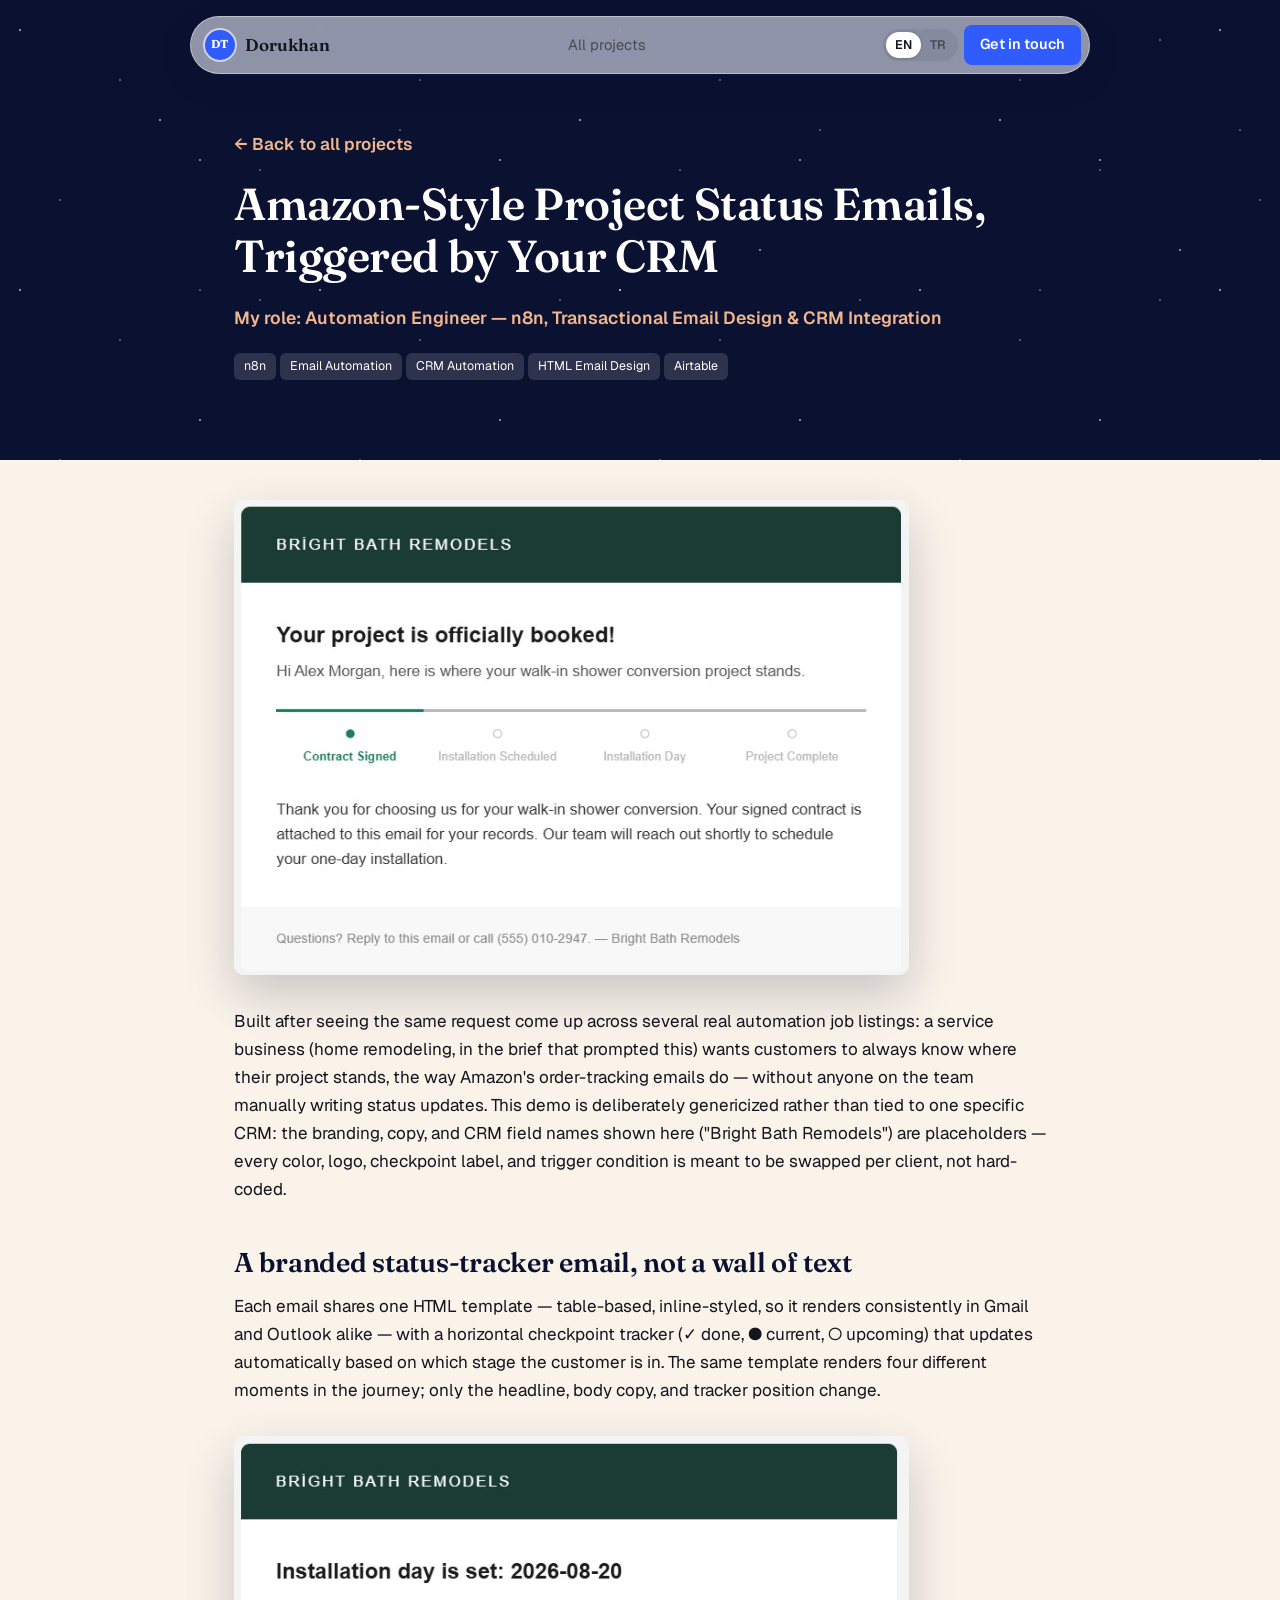
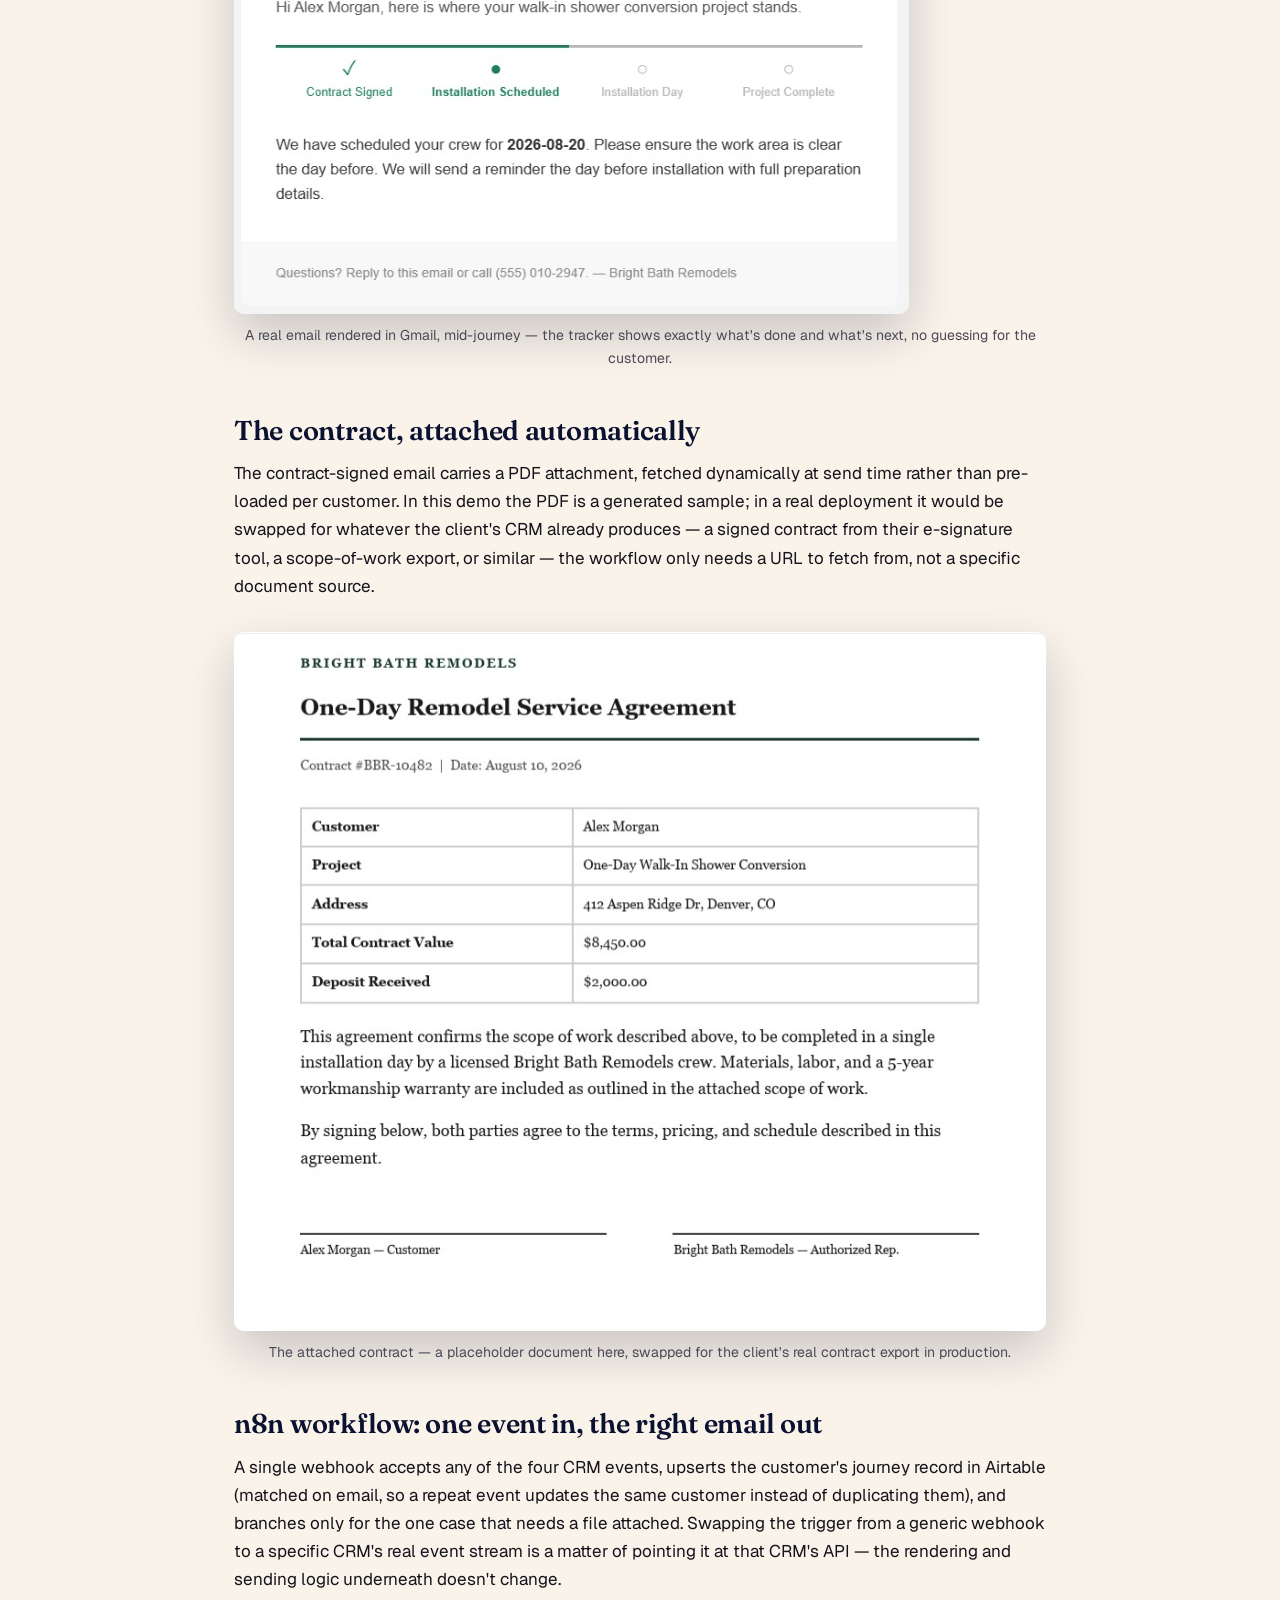
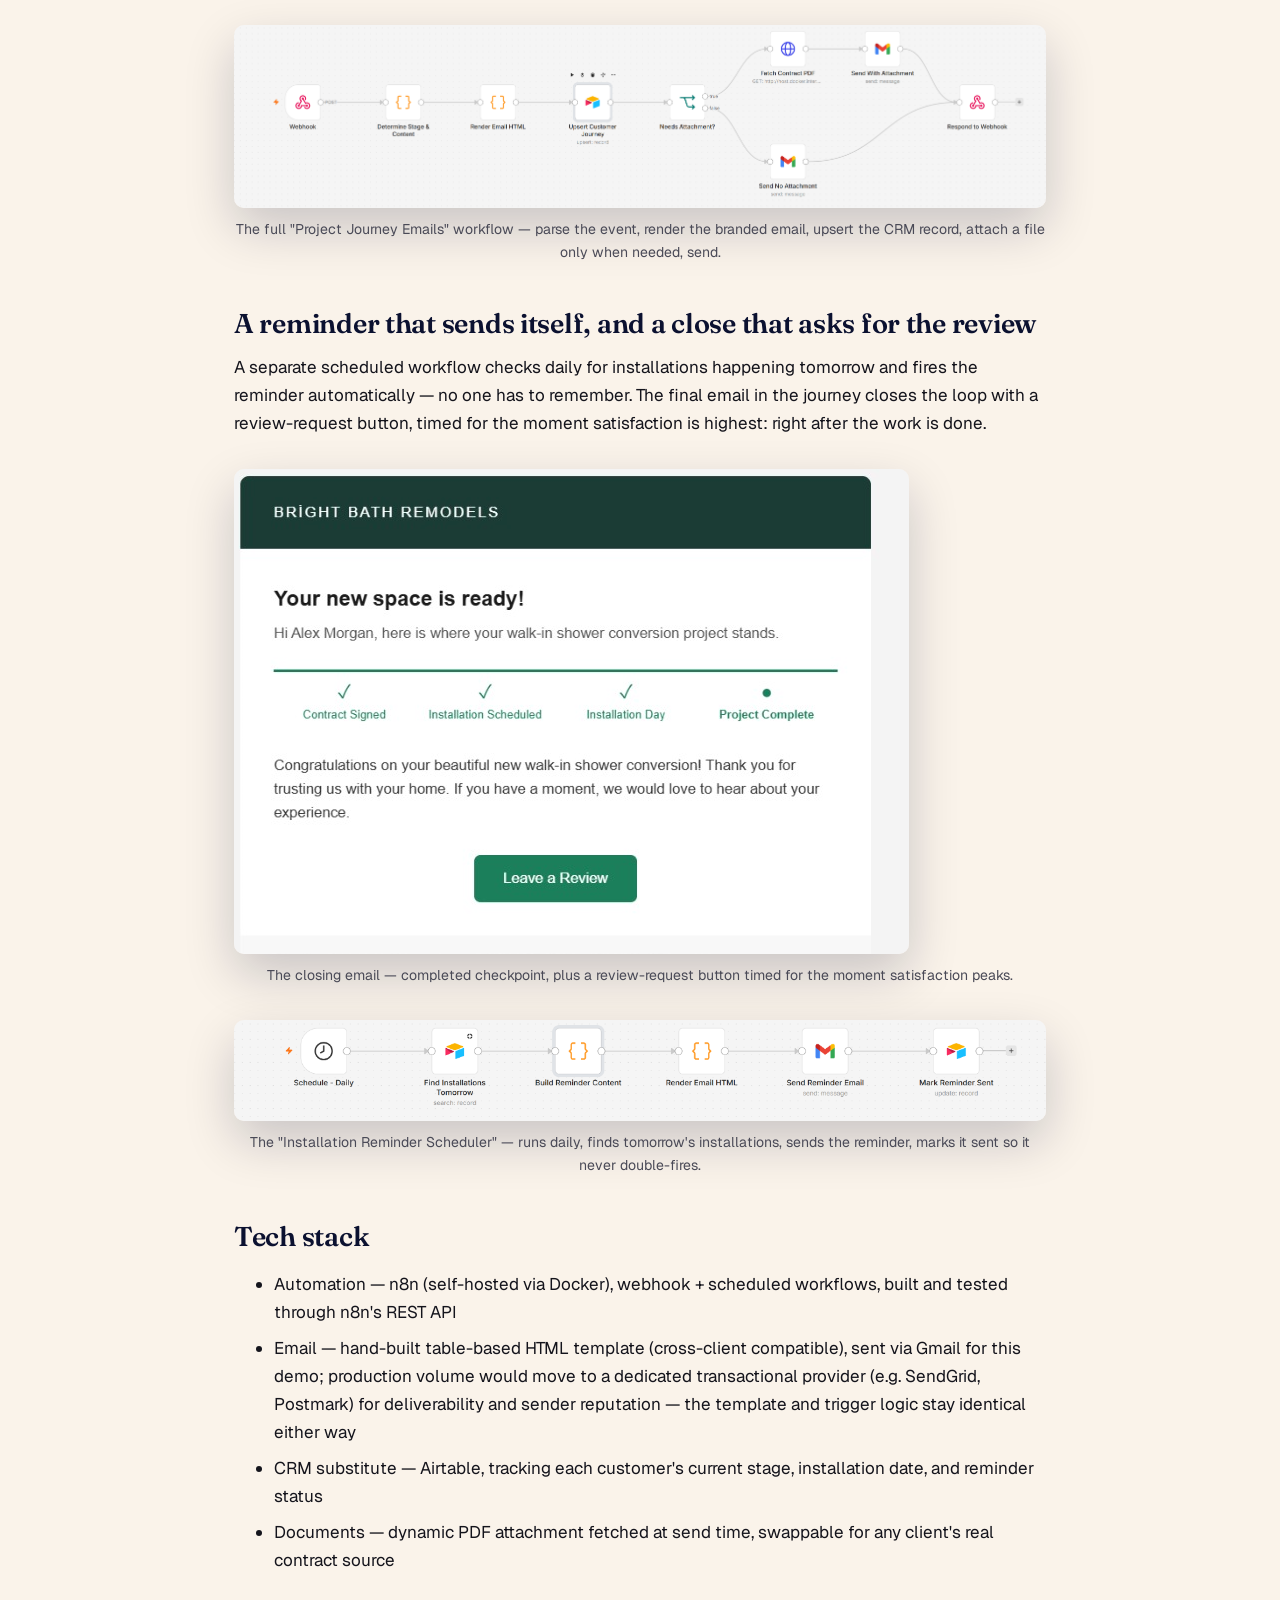
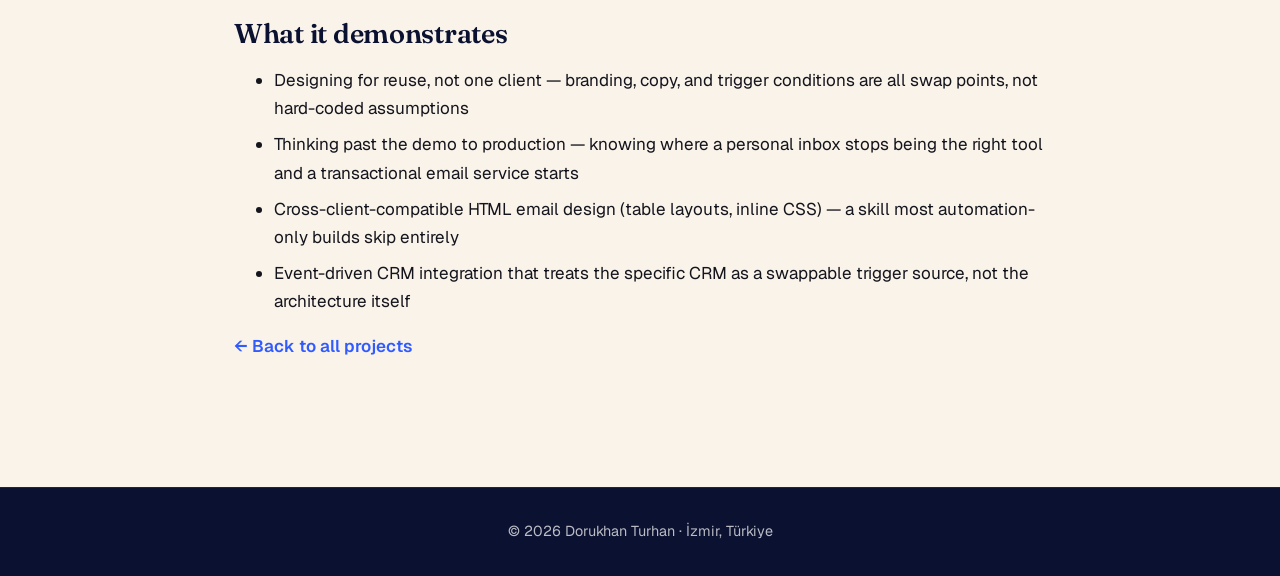
<file: projects/crm-project-status-emails.html>
<!DOCTYPE html>
<html lang="en">
<head>
  <meta charset="UTF-8">
  <meta name="viewport" content="width=device-width, initial-scale=1.0">
  <title>Amazon-Style Project Status Emails, Triggered by Your CRM | Dorukhan Turhan</title>
  <meta name="description" content="A CRM status change (contract signed, installation scheduled, job complete) automatically triggers a branded, checkpoint-tracker email — the &quot;where&#x27;s my order&quot; experience, applied to a service business instead of a package.">
  <link rel="preconnect" href="https://fonts.googleapis.com">
  <link rel="preconnect" href="https://fonts.gstatic.com" crossorigin>
  <link href="https://fonts.googleapis.com/css2?family=Fraunces:ital,opsz,wght@0,9..144,400..700;1,9..144,400..700&amp;family=Geist:wght@400;500;600;700&amp;display=swap" rel="stylesheet">
  <link rel="stylesheet" href="../styles.css?v=">
</head>
<body class="project-page-body">

  <div id="progress"></div>

  <header class="site-header">
    <nav class="nav">
      <a href="../index.html" class="brand"><span class="brand-mark">DT</span>Dorukhan</a>
      <ul class="nav-links">
        <li><a href="../index.html#projects">All projects</a></li>
      </ul>
      <div class="nav-actions">
        <div class="lang-toggle">
          <span class="active">EN</span>
          <a href="crm-project-status-emails-tr.html" lang="tr">TR</a>
        </div>
        <a href="../index.html#contact" class="nav-cta">Get in touch</a>
      </div>
    </nav>
  </header>

  <section class="project-hero">
    <div class="stars"></div>
    <div class="container">
      <a href="../index.html#projects" class="back-link">← Back to all projects</a>
      <h1 class="fade-up">Amazon-Style Project Status Emails, Triggered by Your CRM</h1>
      <p class="role fade-up delay-1">My role: Automation Engineer — n8n, Transactional Email Design &amp; CRM Integration</p>
      <ul class="tags fade-up delay-1"><li>n8n</li><li>Email Automation</li><li>CRM Automation</li><li>HTML Email Design</li><li>Airtable</li></ul>
    </div>
  </section>

  <main class="container project-page">
    <figure>
      <img src="../images/projects/crm-project-status-emails/cover-email-contract-signed.png" alt="Amazon-Style Project Status Emails, Triggered by Your CRM">
    </figure>
    <p>Built after seeing the same request come up across several real automation job listings: a service business (home remodeling, in the brief that prompted this) wants customers to always know where their project stands, the way Amazon&#x27;s order-tracking emails do — without anyone on the team manually writing status updates. This demo is deliberately genericized rather than tied to one specific CRM: the branding, copy, and CRM field names shown here (&quot;Bright Bath Remodels&quot;) are placeholders — every color, logo, checkpoint label, and trigger condition is meant to be swapped per client, not hard-coded.</p>
    <h2>A branded status-tracker email, not a wall of text</h2>
    <p>Each email shares one HTML template — table-based, inline-styled, so it renders consistently in Gmail and Outlook alike — with a horizontal checkpoint tracker (✓ done, ● current, ○ upcoming) that updates automatically based on which stage the customer is in. The same template renders four different moments in the journey; only the headline, body copy, and tracker position change.</p>
    <figure>
      <img src="../images/projects/crm-project-status-emails/email-installation-scheduled.png" alt="A real email rendered in Gmail, mid-journey — the tracker shows exactly what&#x27;s done and what&#x27;s next, no guessing for the customer." loading="lazy">
      <figcaption>A real email rendered in Gmail, mid-journey — the tracker shows exactly what&#x27;s done and what&#x27;s next, no guessing for the customer.</figcaption>
    </figure>
    <h2>The contract, attached automatically</h2>
    <p>The contract-signed email carries a PDF attachment, fetched dynamically at send time rather than pre-loaded per customer. In this demo the PDF is a generated sample; in a real deployment it would be swapped for whatever the client&#x27;s CRM already produces — a signed contract from their e-signature tool, a scope-of-work export, or similar — the workflow only needs a URL to fetch from, not a specific document source.</p>
    <figure>
      <img src="../images/projects/crm-project-status-emails/sample-contract.jpg" alt="The attached contract — a placeholder document here, swapped for the client&#x27;s real contract export in production." loading="lazy">
      <figcaption>The attached contract — a placeholder document here, swapped for the client&#x27;s real contract export in production.</figcaption>
    </figure>
    <h2>n8n workflow: one event in, the right email out</h2>
    <p>A single webhook accepts any of the four CRM events, upserts the customer&#x27;s journey record in Airtable (matched on email, so a repeat event updates the same customer instead of duplicating them), and branches only for the one case that needs a file attached. Swapping the trigger from a generic webhook to a specific CRM&#x27;s real event stream is a matter of pointing it at that CRM&#x27;s API — the rendering and sending logic underneath doesn&#x27;t change.</p>
    <figure>
      <img src="../images/projects/crm-project-status-emails/workflow-a-full.png" alt="The full &quot;Project Journey Emails&quot; workflow — parse the event, render the branded email, upsert the CRM record, attach a file only when needed, send." loading="lazy">
      <figcaption>The full &quot;Project Journey Emails&quot; workflow — parse the event, render the branded email, upsert the CRM record, attach a file only when needed, send.</figcaption>
    </figure>
    <h2>A reminder that sends itself, and a close that asks for the review</h2>
    <p>A separate scheduled workflow checks daily for installations happening tomorrow and fires the reminder automatically — no one has to remember. The final email in the journey closes the loop with a review-request button, timed for the moment satisfaction is highest: right after the work is done.</p>
    <figure>
      <img src="../images/projects/crm-project-status-emails/email-project-completed.png" alt="The closing email — completed checkpoint, plus a review-request button timed for the moment satisfaction peaks." loading="lazy">
      <figcaption>The closing email — completed checkpoint, plus a review-request button timed for the moment satisfaction peaks.</figcaption>
    </figure>
    <figure>
      <img src="../images/projects/crm-project-status-emails/workflow-b-full.png" alt="The &quot;Installation Reminder Scheduler&quot; — runs daily, finds tomorrow&#x27;s installations, sends the reminder, marks it sent so it never double-fires." loading="lazy">
      <figcaption>The &quot;Installation Reminder Scheduler&quot; — runs daily, finds tomorrow&#x27;s installations, sends the reminder, marks it sent so it never double-fires.</figcaption>
    </figure>
    <h2>Tech stack</h2>
    <ul>
      <li>Automation — n8n (self-hosted via Docker), webhook + scheduled workflows, built and tested through n8n&#x27;s REST API</li>
      <li>Email — hand-built table-based HTML template (cross-client compatible), sent via Gmail for this demo; production volume would move to a dedicated transactional provider (e.g. SendGrid, Postmark) for deliverability and sender reputation — the template and trigger logic stay identical either way</li>
      <li>CRM substitute — Airtable, tracking each customer&#x27;s current stage, installation date, and reminder status</li>
      <li>Documents — dynamic PDF attachment fetched at send time, swappable for any client&#x27;s real contract source</li>
    </ul>
    <h2>What it demonstrates</h2>
    <ul>
      <li>Designing for reuse, not one client — branding, copy, and trigger conditions are all swap points, not hard-coded assumptions</li>
      <li>Thinking past the demo to production — knowing where a personal inbox stops being the right tool and a transactional email service starts</li>
      <li>Cross-client-compatible HTML email design (table layouts, inline CSS) — a skill most automation-only builds skip entirely</li>
      <li>Event-driven CRM integration that treats the specific CRM as a swappable trigger source, not the architecture itself</li>
    </ul>
    <p><a href="../index.html#projects" class="back-link bottom">← Back to all projects</a></p>
  </main>

  <footer class="site-footer">
    <p>© 2026 Dorukhan Turhan · İzmir, Türkiye</p>
  </footer>

</body>
</html>
</file>
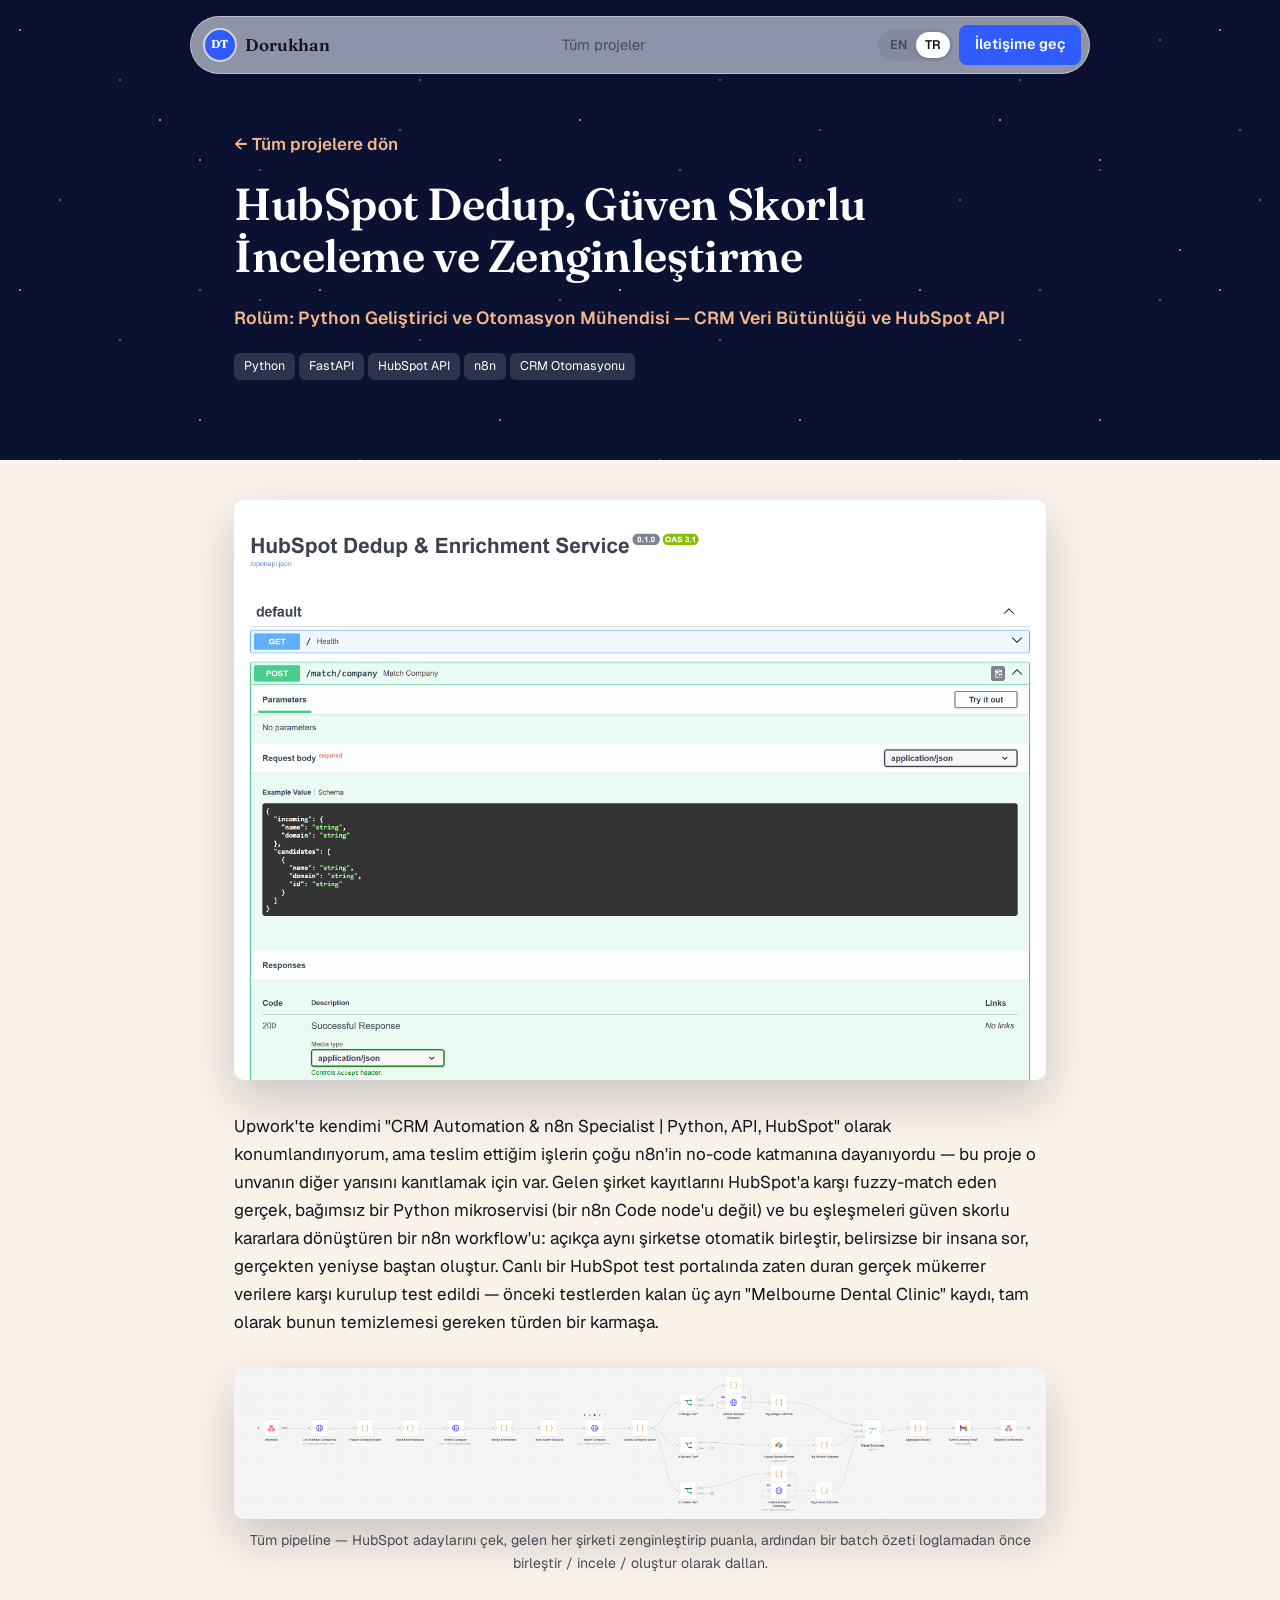
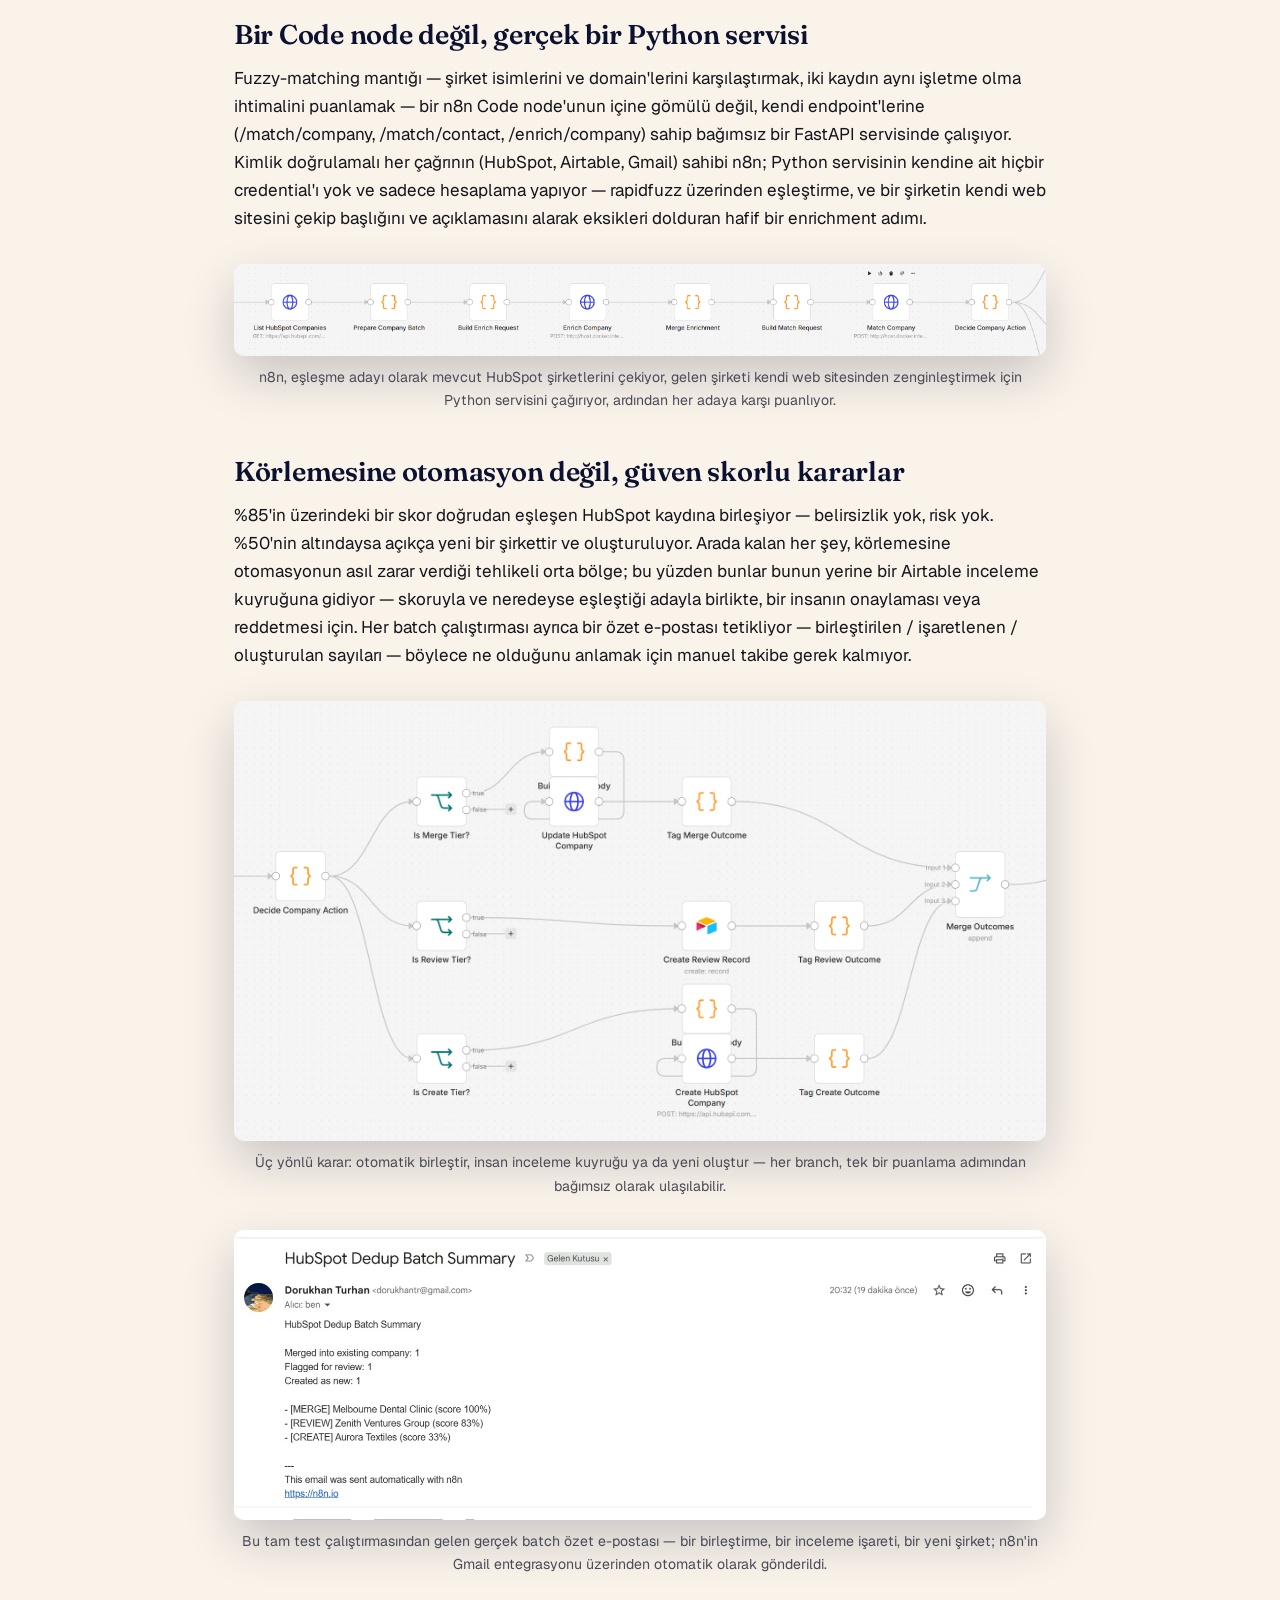
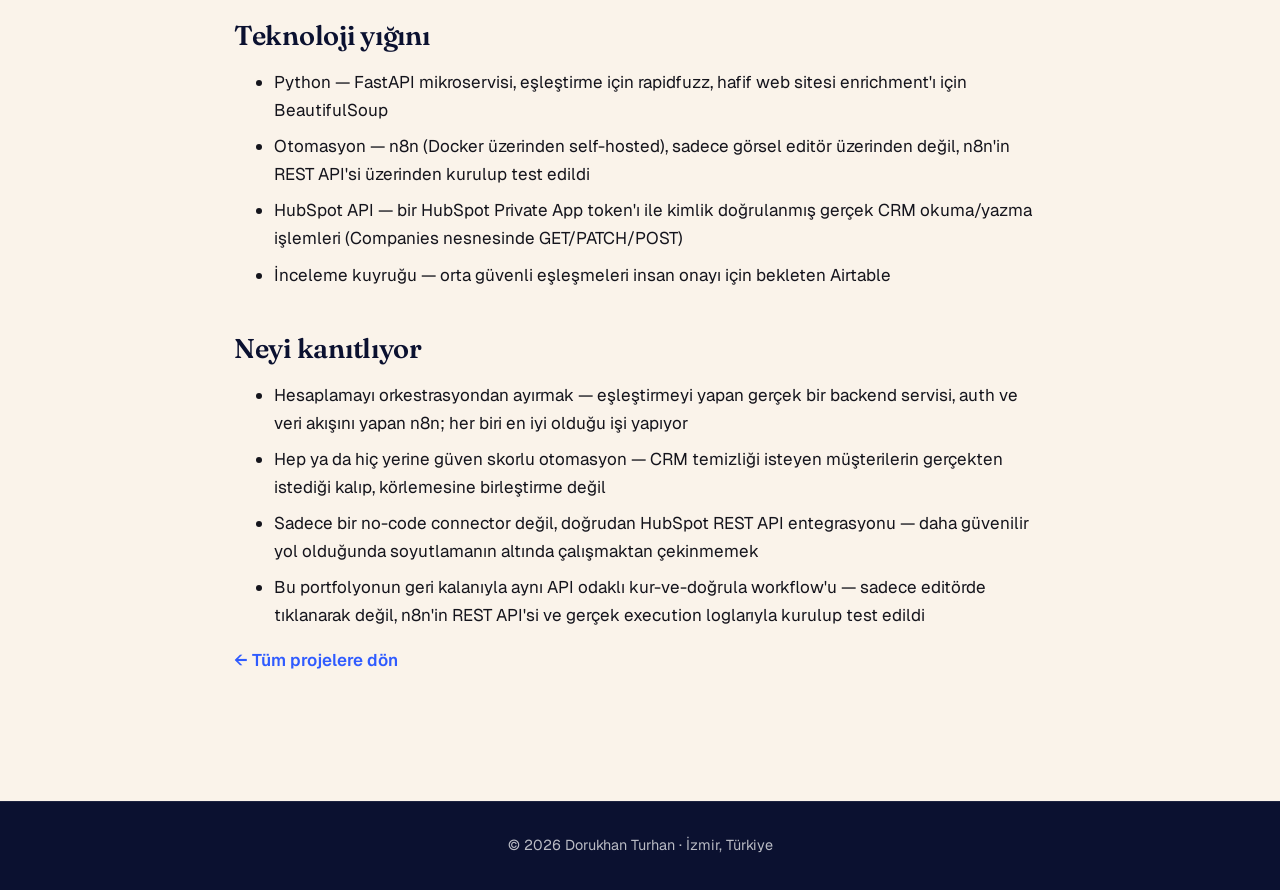
<file: projects/hubspot-dedup-pipeline-tr.html>
<!DOCTYPE html>
<html lang="tr">
<head>
  <meta charset="UTF-8">
  <meta name="viewport" content="width=device-width, initial-scale=1.0">
  <title>HubSpot Dedup, Güven Skorlu İnceleme ve Zenginleştirme | Dorukhan Turhan</title>
  <meta name="description" content="Bağımsız bir Python mikroservisi, gelen şirketleri HubSpot&#x27;a karşı fuzzy-match ediyor; n8n ise CRM yazmalarını körlemesine otomatikleştirmek yerine bu skoru bir karara dönüştürüyor — otomatik birleştir, insan incelemesine işaretle ya da yeni oluştur.">
  <link rel="preconnect" href="https://fonts.googleapis.com">
  <link rel="preconnect" href="https://fonts.gstatic.com" crossorigin>
  <link href="https://fonts.googleapis.com/css2?family=Fraunces:ital,opsz,wght@0,9..144,400..700;1,9..144,400..700&amp;family=Geist:wght@400;500;600;700&amp;display=swap" rel="stylesheet">
  <link rel="stylesheet" href="../styles.css?v=">
</head>
<body class="project-page-body">

  <div id="progress"></div>

  <header class="site-header">
    <nav class="nav">
      <a href="../tr.html" class="brand"><span class="brand-mark">DT</span>Dorukhan</a>
      <ul class="nav-links">
        <li><a href="../tr.html#projects">Tüm projeler</a></li>
      </ul>
      <div class="nav-actions">
        <div class="lang-toggle">
          <a href="hubspot-dedup-pipeline.html" lang="en">EN</a>
          <span class="active">TR</span>
        </div>
        <a href="../tr.html#contact" class="nav-cta">İletişime geç</a>
      </div>
    </nav>
  </header>

  <section class="project-hero">
    <div class="stars"></div>
    <div class="container">
      <a href="../tr.html#projects" class="back-link">← Tüm projelere dön</a>
      <h1 class="fade-up">HubSpot Dedup, Güven Skorlu İnceleme ve Zenginleştirme</h1>
      <p class="role fade-up delay-1">Rolüm: Python Geliştirici ve Otomasyon Mühendisi — CRM Veri Bütünlüğü ve HubSpot API</p>
      <ul class="tags fade-up delay-1"><li>Python</li><li>FastAPI</li><li>HubSpot API</li><li>n8n</li><li>CRM Otomasyonu</li></ul>
    </div>
  </section>

  <main class="container project-page">
    <figure>
      <img src="../images/projects/hubspot-dedup-pipeline/cover-api-docs.png" alt="HubSpot Dedup, Güven Skorlu İnceleme ve Zenginleştirme">
    </figure>
    <p>Upwork&#x27;te kendimi &quot;CRM Automation &amp; n8n Specialist | Python, API, HubSpot&quot; olarak konumlandırıyorum, ama teslim ettiğim işlerin çoğu n8n&#x27;in no-code katmanına dayanıyordu — bu proje o unvanın diğer yarısını kanıtlamak için var. Gelen şirket kayıtlarını HubSpot&#x27;a karşı fuzzy-match eden gerçek, bağımsız bir Python mikroservisi (bir n8n Code node&#x27;u değil) ve bu eşleşmeleri güven skorlu kararlara dönüştüren bir n8n workflow&#x27;u: açıkça aynı şirketse otomatik birleştir, belirsizse bir insana sor, gerçekten yeniyse baştan oluştur. Canlı bir HubSpot test portalında zaten duran gerçek mükerrer verilere karşı kurulup test edildi — önceki testlerden kalan üç ayrı &quot;Melbourne Dental Clinic&quot; kaydı, tam olarak bunun temizlemesi gereken türden bir karmaşa.</p>
    <figure>
      <img src="../images/projects/hubspot-dedup-pipeline/pipeline-overview.png" alt="Tüm pipeline — HubSpot adaylarını çek, gelen her şirketi zenginleştirip puanla, ardından bir batch özeti loglamadan önce birleştir / incele / oluştur olarak dallan." loading="lazy">
      <figcaption>Tüm pipeline — HubSpot adaylarını çek, gelen her şirketi zenginleştirip puanla, ardından bir batch özeti loglamadan önce birleştir / incele / oluştur olarak dallan.</figcaption>
    </figure>
    <h2>Bir Code node değil, gerçek bir Python servisi</h2>
    <p>Fuzzy-matching mantığı — şirket isimlerini ve domain&#x27;lerini karşılaştırmak, iki kaydın aynı işletme olma ihtimalini puanlamak — bir n8n Code node&#x27;unun içine gömülü değil, kendi endpoint&#x27;lerine (/match/company, /match/contact, /enrich/company) sahip bağımsız bir FastAPI servisinde çalışıyor. Kimlik doğrulamalı her çağrının (HubSpot, Airtable, Gmail) sahibi n8n; Python servisinin kendine ait hiçbir credential&#x27;ı yok ve sadece hesaplama yapıyor — rapidfuzz üzerinden eşleştirme, ve bir şirketin kendi web sitesini çekip başlığını ve açıklamasını alarak eksikleri dolduran hafif bir enrichment adımı.</p>
    <figure>
      <img src="../images/projects/hubspot-dedup-pipeline/match-enrich-segment.png" alt="n8n, eşleşme adayı olarak mevcut HubSpot şirketlerini çekiyor, gelen şirketi kendi web sitesinden zenginleştirmek için Python servisini çağırıyor, ardından her adaya karşı puanlıyor." loading="lazy">
      <figcaption>n8n, eşleşme adayı olarak mevcut HubSpot şirketlerini çekiyor, gelen şirketi kendi web sitesinden zenginleştirmek için Python servisini çağırıyor, ardından her adaya karşı puanlıyor.</figcaption>
    </figure>
    <h2>Körlemesine otomasyon değil, güven skorlu kararlar</h2>
    <p>%85&#x27;in üzerindeki bir skor doğrudan eşleşen HubSpot kaydına birleşiyor — belirsizlik yok, risk yok. %50&#x27;nin altındaysa açıkça yeni bir şirkettir ve oluşturuluyor. Arada kalan her şey, körlemesine otomasyonun asıl zarar verdiği tehlikeli orta bölge; bu yüzden bunlar bunun yerine bir Airtable inceleme kuyruğuna gidiyor — skoruyla ve neredeyse eşleştiği adayla birlikte, bir insanın onaylaması veya reddetmesi için. Her batch çalıştırması ayrıca bir özet e-postası tetikliyor — birleştirilen / işaretlenen / oluşturulan sayıları — böylece ne olduğunu anlamak için manuel takibe gerek kalmıyor.</p>
    <figure>
      <img src="../images/projects/hubspot-dedup-pipeline/confidence-branching-segment.png" alt="Üç yönlü karar: otomatik birleştir, insan inceleme kuyruğu ya da yeni oluştur — her branch, tek bir puanlama adımından bağımsız olarak ulaşılabilir." loading="lazy">
      <figcaption>Üç yönlü karar: otomatik birleştir, insan inceleme kuyruğu ya da yeni oluştur — her branch, tek bir puanlama adımından bağımsız olarak ulaşılabilir.</figcaption>
    </figure>
    <figure>
      <img src="../images/projects/hubspot-dedup-pipeline/summary-email.jpg" alt="Bu tam test çalıştırmasından gelen gerçek batch özet e-postası — bir birleştirme, bir inceleme işareti, bir yeni şirket; n8n&#x27;in Gmail entegrasyonu üzerinden otomatik olarak gönderildi." loading="lazy">
      <figcaption>Bu tam test çalıştırmasından gelen gerçek batch özet e-postası — bir birleştirme, bir inceleme işareti, bir yeni şirket; n8n&#x27;in Gmail entegrasyonu üzerinden otomatik olarak gönderildi.</figcaption>
    </figure>
    <h2>Teknoloji yığını</h2>
    <ul>
      <li>Python — FastAPI mikroservisi, eşleştirme için rapidfuzz, hafif web sitesi enrichment&#x27;ı için BeautifulSoup</li>
      <li>Otomasyon — n8n (Docker üzerinden self-hosted), sadece görsel editör üzerinden değil, n8n&#x27;in REST API&#x27;si üzerinden kurulup test edildi</li>
      <li>HubSpot API — bir HubSpot Private App token&#x27;ı ile kimlik doğrulanmış gerçek CRM okuma/yazma işlemleri (Companies nesnesinde GET/PATCH/POST)</li>
      <li>İnceleme kuyruğu — orta güvenli eşleşmeleri insan onayı için bekleten Airtable</li>
    </ul>
    <h2>Neyi kanıtlıyor</h2>
    <ul>
      <li>Hesaplamayı orkestrasyondan ayırmak — eşleştirmeyi yapan gerçek bir backend servisi, auth ve veri akışını yapan n8n; her biri en iyi olduğu işi yapıyor</li>
      <li>Hep ya da hiç yerine güven skorlu otomasyon — CRM temizliği isteyen müşterilerin gerçekten istediği kalıp, körlemesine birleştirme değil</li>
      <li>Sadece bir no-code connector değil, doğrudan HubSpot REST API entegrasyonu — daha güvenilir yol olduğunda soyutlamanın altında çalışmaktan çekinmemek</li>
      <li>Bu portfolyonun geri kalanıyla aynı API odaklı kur-ve-doğrula workflow&#x27;u — sadece editörde tıklanarak değil, n8n&#x27;in REST API&#x27;si ve gerçek execution loglarıyla kurulup test edildi</li>
    </ul>
    <p><a href="../tr.html#projects" class="back-link bottom">← Tüm projelere dön</a></p>
  </main>

  <footer class="site-footer">
    <p>© 2026 Dorukhan Turhan · İzmir, Türkiye</p>
  </footer>

</body>
</html>
</file>
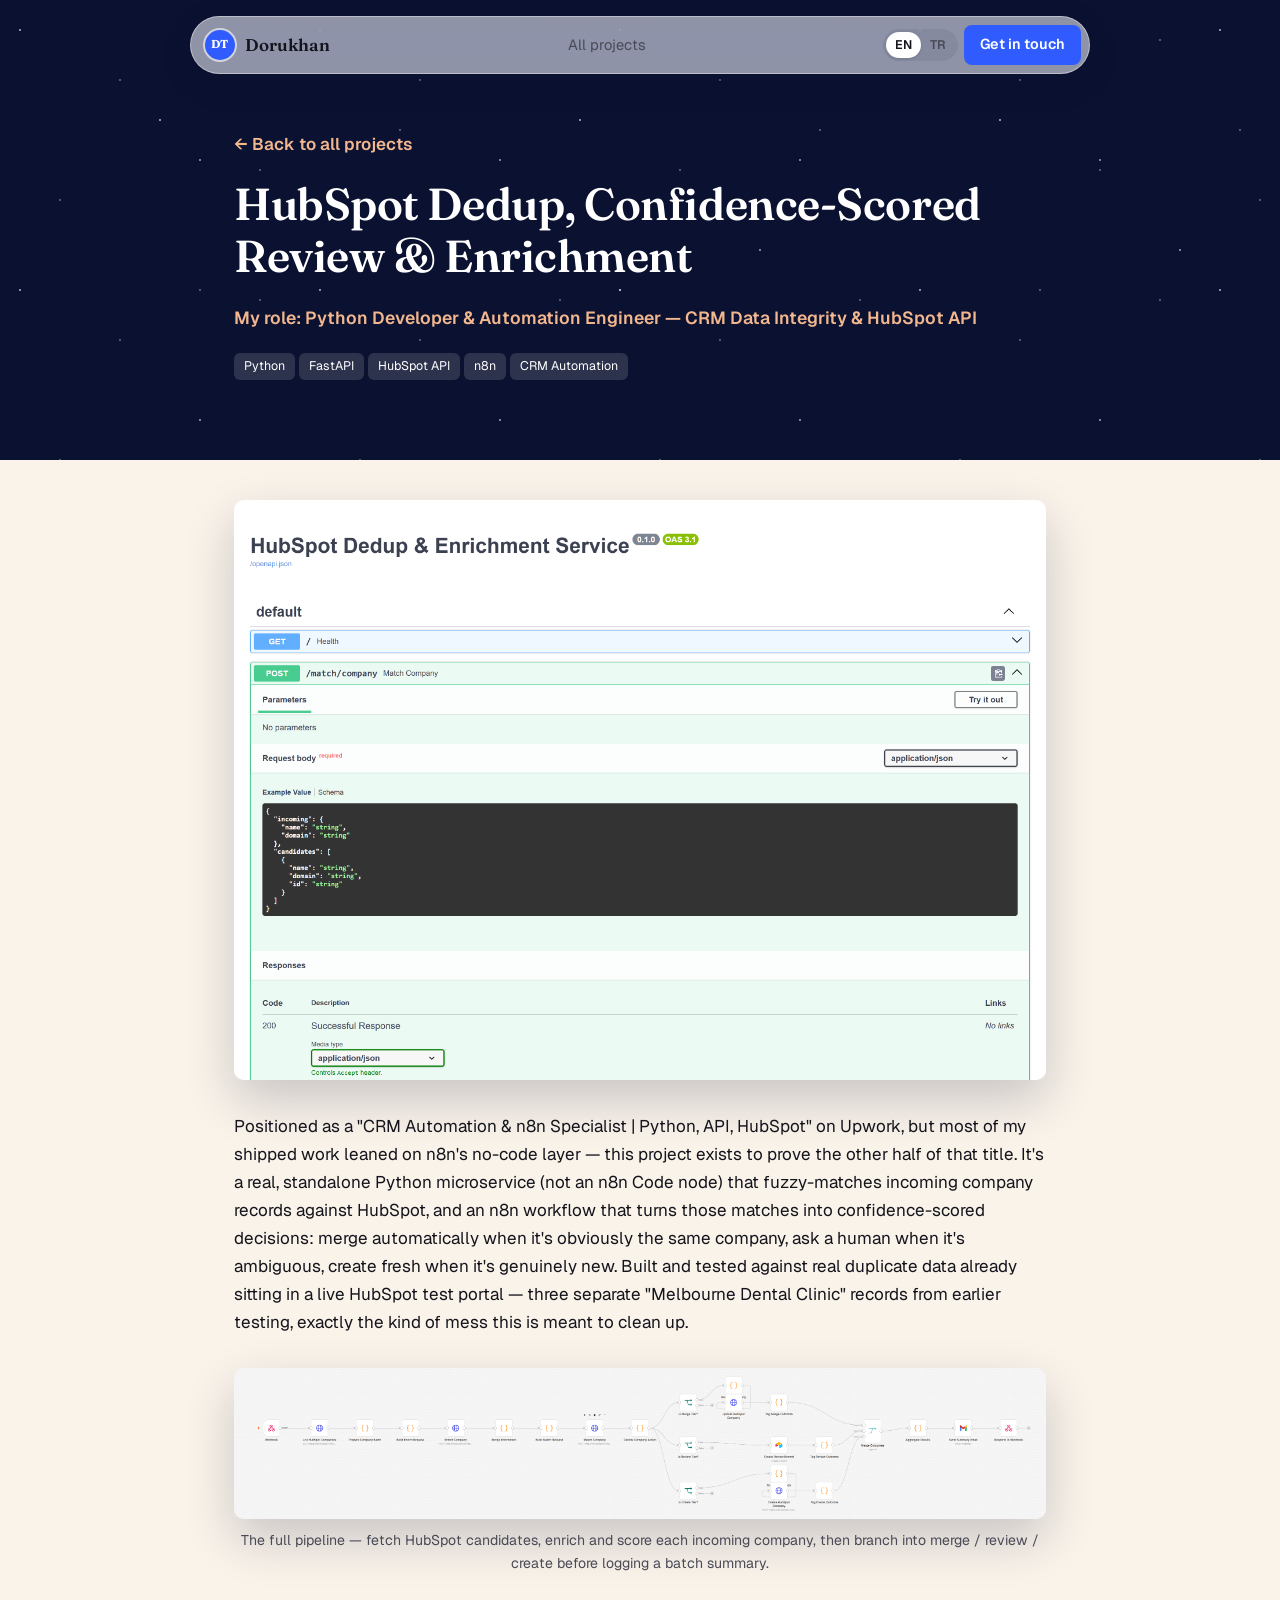
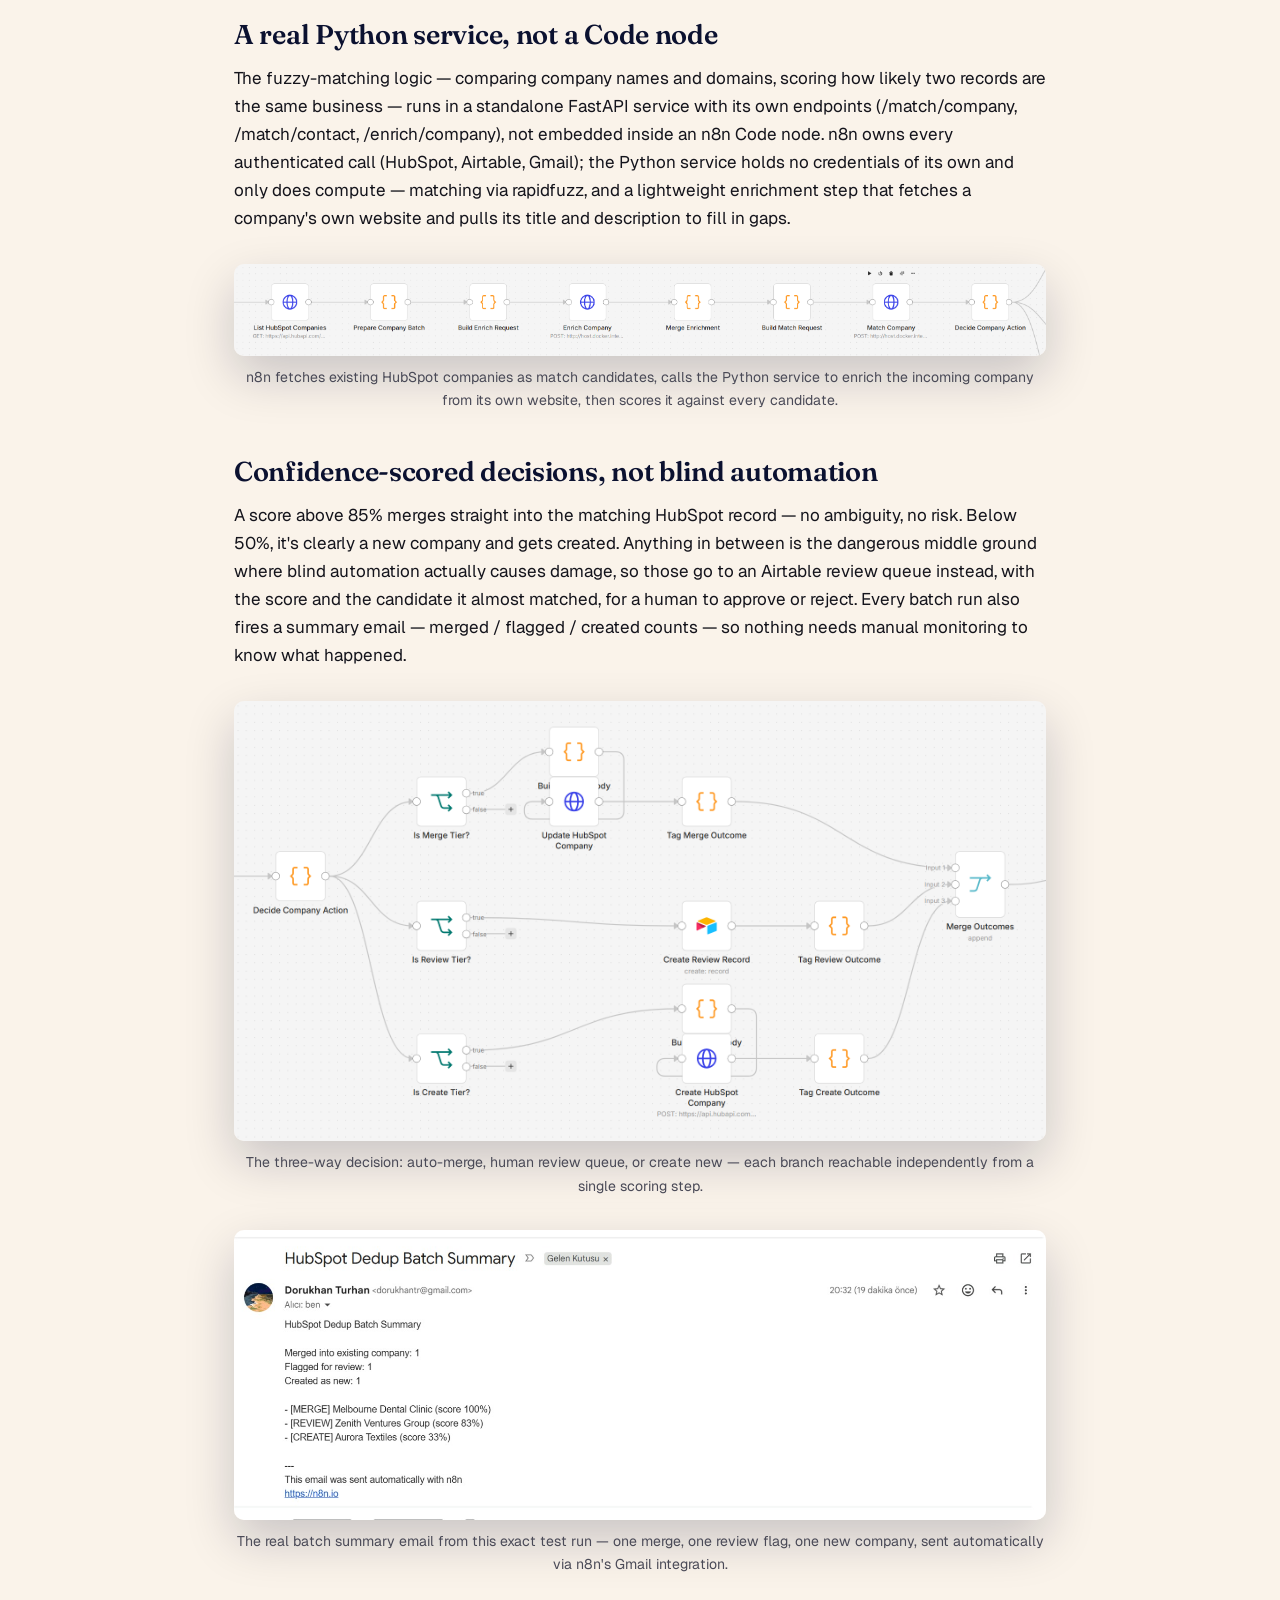
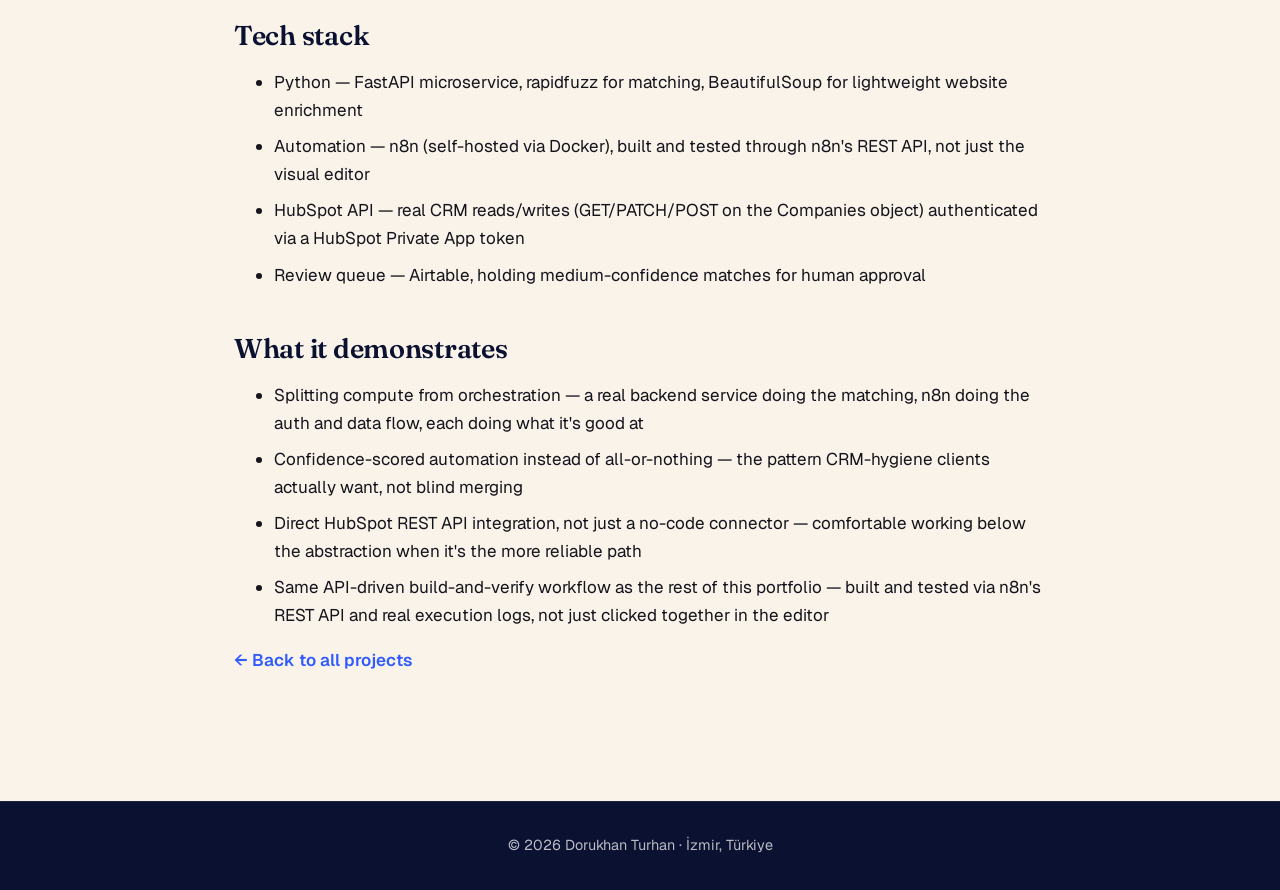
<file: projects/hubspot-dedup-pipeline.html>
<!DOCTYPE html>
<html lang="en">
<head>
  <meta charset="UTF-8">
  <meta name="viewport" content="width=device-width, initial-scale=1.0">
  <title>HubSpot Dedup, Confidence-Scored Review &amp; Enrichment | Dorukhan Turhan</title>
  <meta name="description" content="A standalone Python microservice fuzzy-matches incoming companies against HubSpot; n8n turns the score into a decision — auto-merge, flag for human review, or create new — instead of blindly automating CRM writes.">
  <link rel="preconnect" href="https://fonts.googleapis.com">
  <link rel="preconnect" href="https://fonts.gstatic.com" crossorigin>
  <link href="https://fonts.googleapis.com/css2?family=Fraunces:ital,opsz,wght@0,9..144,400..700;1,9..144,400..700&amp;family=Geist:wght@400;500;600;700&amp;display=swap" rel="stylesheet">
  <link rel="stylesheet" href="../styles.css?v=">
</head>
<body class="project-page-body">

  <div id="progress"></div>

  <header class="site-header">
    <nav class="nav">
      <a href="../index.html" class="brand"><span class="brand-mark">DT</span>Dorukhan</a>
      <ul class="nav-links">
        <li><a href="../index.html#projects">All projects</a></li>
      </ul>
      <div class="nav-actions">
        <div class="lang-toggle">
          <span class="active">EN</span>
          <a href="hubspot-dedup-pipeline-tr.html" lang="tr">TR</a>
        </div>
        <a href="../index.html#contact" class="nav-cta">Get in touch</a>
      </div>
    </nav>
  </header>

  <section class="project-hero">
    <div class="stars"></div>
    <div class="container">
      <a href="../index.html#projects" class="back-link">← Back to all projects</a>
      <h1 class="fade-up">HubSpot Dedup, Confidence-Scored Review &amp; Enrichment</h1>
      <p class="role fade-up delay-1">My role: Python Developer &amp; Automation Engineer — CRM Data Integrity &amp; HubSpot API</p>
      <ul class="tags fade-up delay-1"><li>Python</li><li>FastAPI</li><li>HubSpot API</li><li>n8n</li><li>CRM Automation</li></ul>
    </div>
  </section>

  <main class="container project-page">
    <figure>
      <img src="../images/projects/hubspot-dedup-pipeline/cover-api-docs.png" alt="HubSpot Dedup, Confidence-Scored Review &amp; Enrichment">
    </figure>
    <p>Positioned as a &quot;CRM Automation &amp; n8n Specialist | Python, API, HubSpot&quot; on Upwork, but most of my shipped work leaned on n8n&#x27;s no-code layer — this project exists to prove the other half of that title. It&#x27;s a real, standalone Python microservice (not an n8n Code node) that fuzzy-matches incoming company records against HubSpot, and an n8n workflow that turns those matches into confidence-scored decisions: merge automatically when it&#x27;s obviously the same company, ask a human when it&#x27;s ambiguous, create fresh when it&#x27;s genuinely new. Built and tested against real duplicate data already sitting in a live HubSpot test portal — three separate &quot;Melbourne Dental Clinic&quot; records from earlier testing, exactly the kind of mess this is meant to clean up.</p>
    <figure>
      <img src="../images/projects/hubspot-dedup-pipeline/pipeline-overview.png" alt="The full pipeline — fetch HubSpot candidates, enrich and score each incoming company, then branch into merge / review / create before logging a batch summary." loading="lazy">
      <figcaption>The full pipeline — fetch HubSpot candidates, enrich and score each incoming company, then branch into merge / review / create before logging a batch summary.</figcaption>
    </figure>
    <h2>A real Python service, not a Code node</h2>
    <p>The fuzzy-matching logic — comparing company names and domains, scoring how likely two records are the same business — runs in a standalone FastAPI service with its own endpoints (/match/company, /match/contact, /enrich/company), not embedded inside an n8n Code node. n8n owns every authenticated call (HubSpot, Airtable, Gmail); the Python service holds no credentials of its own and only does compute — matching via rapidfuzz, and a lightweight enrichment step that fetches a company&#x27;s own website and pulls its title and description to fill in gaps.</p>
    <figure>
      <img src="../images/projects/hubspot-dedup-pipeline/match-enrich-segment.png" alt="n8n fetches existing HubSpot companies as match candidates, calls the Python service to enrich the incoming company from its own website, then scores it against every candidate." loading="lazy">
      <figcaption>n8n fetches existing HubSpot companies as match candidates, calls the Python service to enrich the incoming company from its own website, then scores it against every candidate.</figcaption>
    </figure>
    <h2>Confidence-scored decisions, not blind automation</h2>
    <p>A score above 85% merges straight into the matching HubSpot record — no ambiguity, no risk. Below 50%, it&#x27;s clearly a new company and gets created. Anything in between is the dangerous middle ground where blind automation actually causes damage, so those go to an Airtable review queue instead, with the score and the candidate it almost matched, for a human to approve or reject. Every batch run also fires a summary email — merged / flagged / created counts — so nothing needs manual monitoring to know what happened.</p>
    <figure>
      <img src="../images/projects/hubspot-dedup-pipeline/confidence-branching-segment.png" alt="The three-way decision: auto-merge, human review queue, or create new — each branch reachable independently from a single scoring step." loading="lazy">
      <figcaption>The three-way decision: auto-merge, human review queue, or create new — each branch reachable independently from a single scoring step.</figcaption>
    </figure>
    <figure>
      <img src="../images/projects/hubspot-dedup-pipeline/summary-email.jpg" alt="The real batch summary email from this exact test run — one merge, one review flag, one new company, sent automatically via n8n&#x27;s Gmail integration." loading="lazy">
      <figcaption>The real batch summary email from this exact test run — one merge, one review flag, one new company, sent automatically via n8n&#x27;s Gmail integration.</figcaption>
    </figure>
    <h2>Tech stack</h2>
    <ul>
      <li>Python — FastAPI microservice, rapidfuzz for matching, BeautifulSoup for lightweight website enrichment</li>
      <li>Automation — n8n (self-hosted via Docker), built and tested through n8n&#x27;s REST API, not just the visual editor</li>
      <li>HubSpot API — real CRM reads/writes (GET/PATCH/POST on the Companies object) authenticated via a HubSpot Private App token</li>
      <li>Review queue — Airtable, holding medium-confidence matches for human approval</li>
    </ul>
    <h2>What it demonstrates</h2>
    <ul>
      <li>Splitting compute from orchestration — a real backend service doing the matching, n8n doing the auth and data flow, each doing what it&#x27;s good at</li>
      <li>Confidence-scored automation instead of all-or-nothing — the pattern CRM-hygiene clients actually want, not blind merging</li>
      <li>Direct HubSpot REST API integration, not just a no-code connector — comfortable working below the abstraction when it&#x27;s the more reliable path</li>
      <li>Same API-driven build-and-verify workflow as the rest of this portfolio — built and tested via n8n&#x27;s REST API and real execution logs, not just clicked together in the editor</li>
    </ul>
    <p><a href="../index.html#projects" class="back-link bottom">← Back to all projects</a></p>
  </main>

  <footer class="site-footer">
    <p>© 2026 Dorukhan Turhan · İzmir, Türkiye</p>
  </footer>

</body>
</html>
</file>
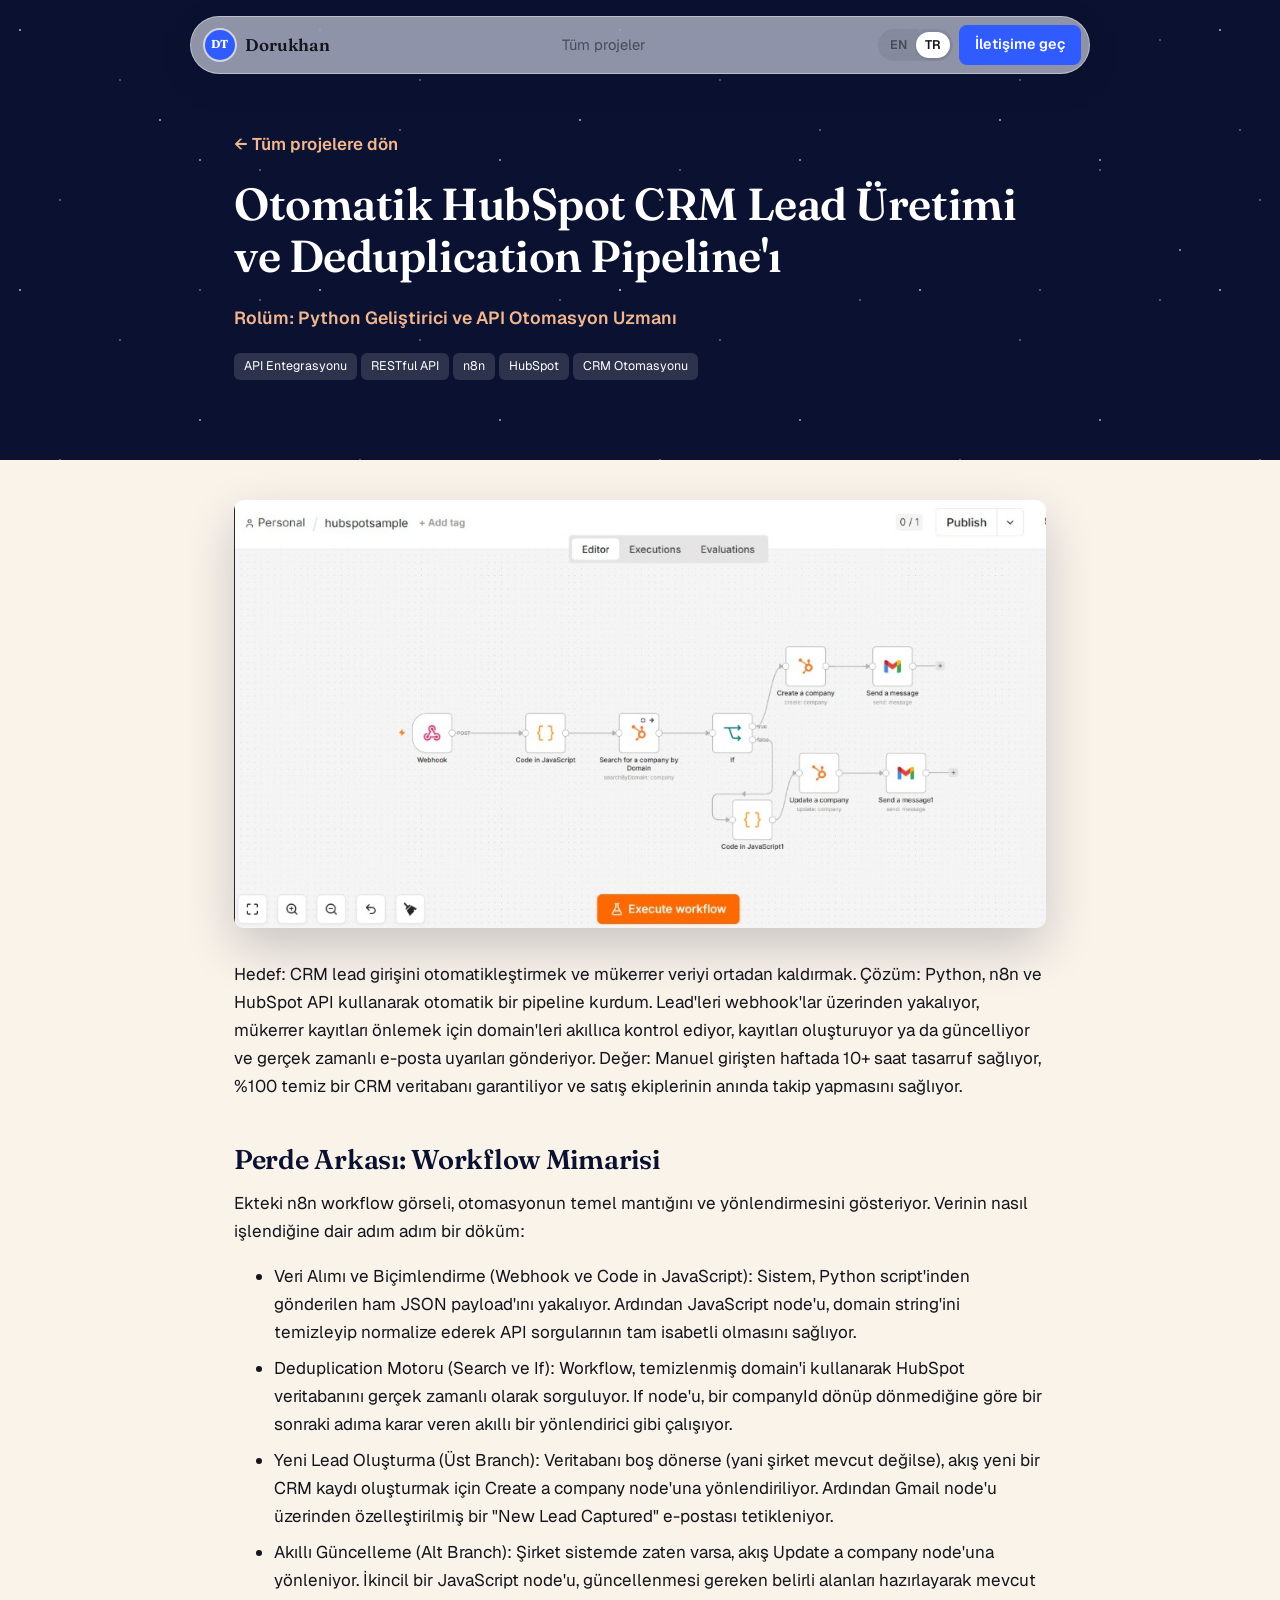
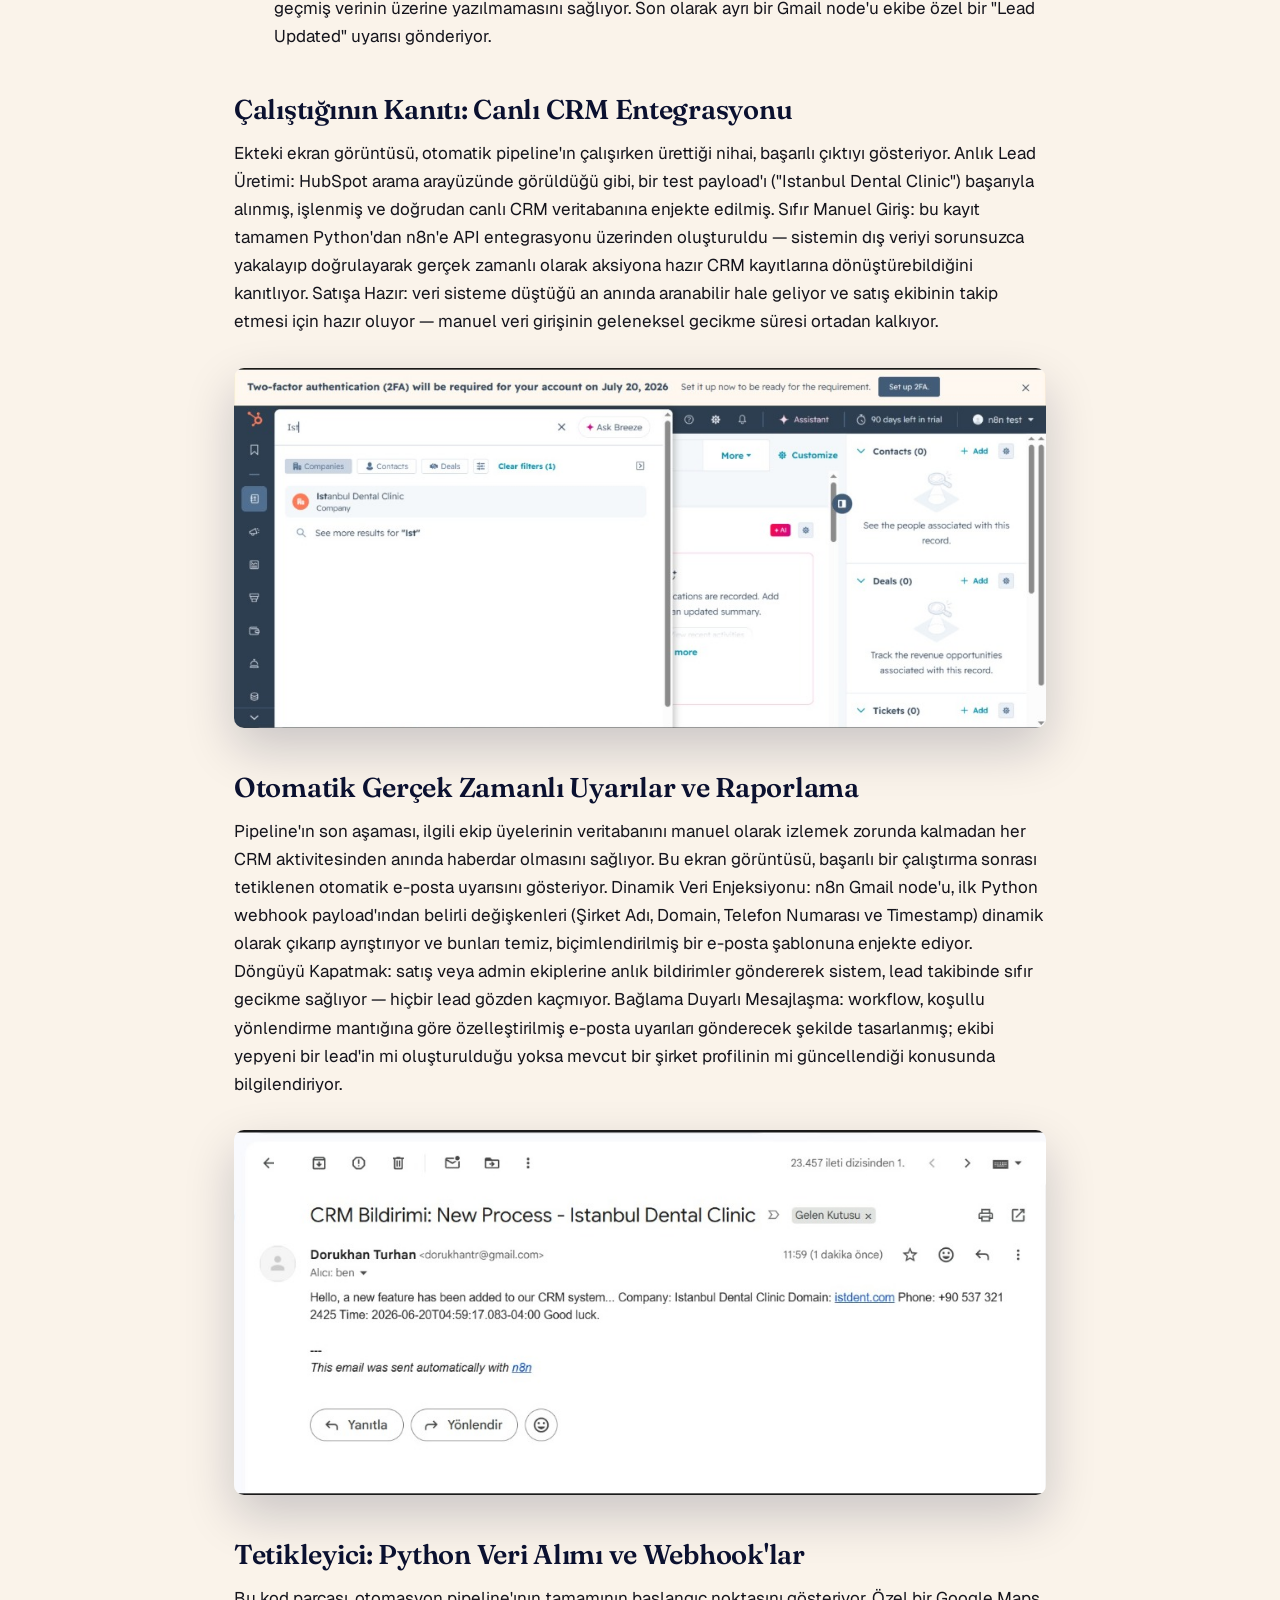
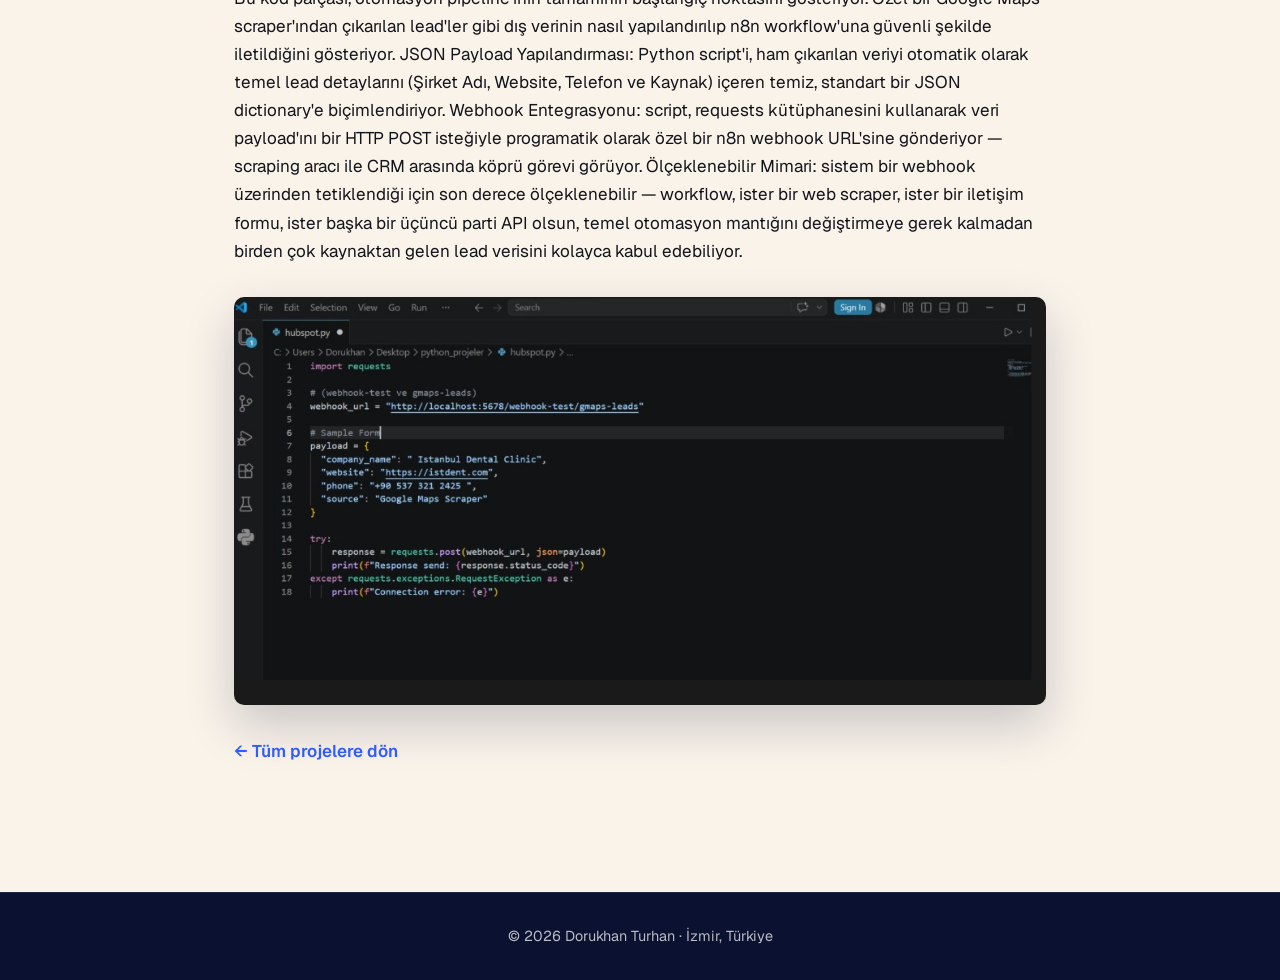
<file: projects/hubspot-lead-pipeline-tr.html>
<!DOCTYPE html>
<html lang="tr">
<head>
  <meta charset="UTF-8">
  <meta name="viewport" content="width=device-width, initial-scale=1.0">
  <title>Otomatik HubSpot CRM Lead Üretimi ve Deduplication Pipeline&#x27;ı | Dorukhan Turhan</title>
  <meta name="description" content="Lead&#x27;leri webhook üzerinden yakalayan, HubSpot&#x27;a karşı domain bazında deduplicate eden, CRM kaydını oluşturan ya da güncelleyen ve gerçek zamanlı bir e-posta uyarısı gönderen bir Python + n8n pipeline&#x27;ı.">
  <link rel="preconnect" href="https://fonts.googleapis.com">
  <link rel="preconnect" href="https://fonts.gstatic.com" crossorigin>
  <link href="https://fonts.googleapis.com/css2?family=Fraunces:ital,opsz,wght@0,9..144,400..700;1,9..144,400..700&amp;family=Geist:wght@400;500;600;700&amp;display=swap" rel="stylesheet">
  <link rel="stylesheet" href="../styles.css?v=">
</head>
<body class="project-page-body">

  <div id="progress"></div>

  <header class="site-header">
    <nav class="nav">
      <a href="../tr.html" class="brand"><span class="brand-mark">DT</span>Dorukhan</a>
      <ul class="nav-links">
        <li><a href="../tr.html#projects">Tüm projeler</a></li>
      </ul>
      <div class="nav-actions">
        <div class="lang-toggle">
          <a href="hubspot-lead-pipeline.html" lang="en">EN</a>
          <span class="active">TR</span>
        </div>
        <a href="../tr.html#contact" class="nav-cta">İletişime geç</a>
      </div>
    </nav>
  </header>

  <section class="project-hero">
    <div class="stars"></div>
    <div class="container">
      <a href="../tr.html#projects" class="back-link">← Tüm projelere dön</a>
      <h1 class="fade-up">Otomatik HubSpot CRM Lead Üretimi ve Deduplication Pipeline&#x27;ı</h1>
      <p class="role fade-up delay-1">Rolüm: Python Geliştirici ve API Otomasyon Uzmanı</p>
      <ul class="tags fade-up delay-1"><li>API Entegrasyonu</li><li>RESTful API</li><li>n8n</li><li>HubSpot</li><li>CRM Otomasyonu</li></ul>
    </div>
  </section>

  <main class="container project-page">
    <figure>
      <img src="../images/projects/hubspot-lead-pipeline/cover-workflow.jpg" alt="Otomatik HubSpot CRM Lead Üretimi ve Deduplication Pipeline&#x27;ı">
    </figure>
    <p>Hedef: CRM lead girişini otomatikleştirmek ve mükerrer veriyi ortadan kaldırmak. Çözüm: Python, n8n ve HubSpot API kullanarak otomatik bir pipeline kurdum. Lead&#x27;leri webhook&#x27;lar üzerinden yakalıyor, mükerrer kayıtları önlemek için domain&#x27;leri akıllıca kontrol ediyor, kayıtları oluşturuyor ya da güncelliyor ve gerçek zamanlı e-posta uyarıları gönderiyor. Değer: Manuel girişten haftada 10+ saat tasarruf sağlıyor, %100 temiz bir CRM veritabanı garantiliyor ve satış ekiplerinin anında takip yapmasını sağlıyor.</p>
    <h2>Perde Arkası: Workflow Mimarisi</h2>
    <p>Ekteki n8n workflow görseli, otomasyonun temel mantığını ve yönlendirmesini gösteriyor. Verinin nasıl işlendiğine dair adım adım bir döküm:</p>
    <ul>
      <li>Veri Alımı ve Biçimlendirme (Webhook ve Code in JavaScript): Sistem, Python script&#x27;inden gönderilen ham JSON payload&#x27;ını yakalıyor. Ardından JavaScript node&#x27;u, domain string&#x27;ini temizleyip normalize ederek API sorgularının tam isabetli olmasını sağlıyor.</li>
      <li>Deduplication Motoru (Search ve If): Workflow, temizlenmiş domain&#x27;i kullanarak HubSpot veritabanını gerçek zamanlı olarak sorguluyor. If node&#x27;u, bir companyId dönüp dönmediğine göre bir sonraki adıma karar veren akıllı bir yönlendirici gibi çalışıyor.</li>
      <li>Yeni Lead Oluşturma (Üst Branch): Veritabanı boş dönerse (yani şirket mevcut değilse), akış yeni bir CRM kaydı oluşturmak için Create a company node&#x27;una yönlendiriliyor. Ardından Gmail node&#x27;u üzerinden özelleştirilmiş bir &quot;New Lead Captured&quot; e-postası tetikleniyor.</li>
      <li>Akıllı Güncelleme (Alt Branch): Şirket sistemde zaten varsa, akış Update a company node&#x27;una yönleniyor. İkincil bir JavaScript node&#x27;u, güncellenmesi gereken belirli alanları hazırlayarak mevcut geçmiş verinin üzerine yazılmamasını sağlıyor. Son olarak ayrı bir Gmail node&#x27;u ekibe özel bir &quot;Lead Updated&quot; uyarısı gönderiyor.</li>
    </ul>
    <h2>Çalıştığının Kanıtı: Canlı CRM Entegrasyonu</h2>
    <p>Ekteki ekran görüntüsü, otomatik pipeline&#x27;ın çalışırken ürettiği nihai, başarılı çıktıyı gösteriyor. Anlık Lead Üretimi: HubSpot arama arayüzünde görüldüğü gibi, bir test payload&#x27;ı (&quot;Istanbul Dental Clinic&quot;) başarıyla alınmış, işlenmiş ve doğrudan canlı CRM veritabanına enjekte edilmiş. Sıfır Manuel Giriş: bu kayıt tamamen Python&#x27;dan n8n&#x27;e API entegrasyonu üzerinden oluşturuldu — sistemin dış veriyi sorunsuzca yakalayıp doğrulayarak gerçek zamanlı olarak aksiyona hazır CRM kayıtlarına dönüştürebildiğini kanıtlıyor. Satışa Hazır: veri sisteme düştüğü an anında aranabilir hale geliyor ve satış ekibinin takip etmesi için hazır oluyor — manuel veri girişinin geleneksel gecikme süresi ortadan kalkıyor.</p>
    <figure>
      <img src="../images/projects/hubspot-lead-pipeline/hubspot-search.jpg" alt="Project screenshot" loading="lazy">
    </figure>
    <h2>Otomatik Gerçek Zamanlı Uyarılar ve Raporlama</h2>
    <p>Pipeline&#x27;ın son aşaması, ilgili ekip üyelerinin veritabanını manuel olarak izlemek zorunda kalmadan her CRM aktivitesinden anında haberdar olmasını sağlıyor. Bu ekran görüntüsü, başarılı bir çalıştırma sonrası tetiklenen otomatik e-posta uyarısını gösteriyor. Dinamik Veri Enjeksiyonu: n8n Gmail node&#x27;u, ilk Python webhook payload&#x27;ından belirli değişkenleri (Şirket Adı, Domain, Telefon Numarası ve Timestamp) dinamik olarak çıkarıp ayrıştırıyor ve bunları temiz, biçimlendirilmiş bir e-posta şablonuna enjekte ediyor. Döngüyü Kapatmak: satış veya admin ekiplerine anlık bildirimler göndererek sistem, lead takibinde sıfır gecikme sağlıyor — hiçbir lead gözden kaçmıyor. Bağlama Duyarlı Mesajlaşma: workflow, koşullu yönlendirme mantığına göre özelleştirilmiş e-posta uyarıları gönderecek şekilde tasarlanmış; ekibi yepyeni bir lead&#x27;in mi oluşturulduğu yoksa mevcut bir şirket profilinin mi güncellendiği konusunda bilgilendiriyor.</p>
    <figure>
      <img src="../images/projects/hubspot-lead-pipeline/email-alert.jpg" alt="Project screenshot" loading="lazy">
    </figure>
    <h2>Tetikleyici: Python Veri Alımı ve Webhook&#x27;lar</h2>
    <p>Bu kod parçası, otomasyon pipeline&#x27;ının tamamının başlangıç noktasını gösteriyor. Özel bir Google Maps scraper&#x27;ından çıkarılan lead&#x27;ler gibi dış verinin nasıl yapılandırılıp n8n workflow&#x27;una güvenli şekilde iletildiğini gösteriyor. JSON Payload Yapılandırması: Python script&#x27;i, ham çıkarılan veriyi otomatik olarak temel lead detaylarını (Şirket Adı, Website, Telefon ve Kaynak) içeren temiz, standart bir JSON dictionary&#x27;e biçimlendiriyor. Webhook Entegrasyonu: script, requests kütüphanesini kullanarak veri payload&#x27;ını bir HTTP POST isteğiyle programatik olarak özel bir n8n webhook URL&#x27;sine gönderiyor — scraping aracı ile CRM arasında köprü görevi görüyor. Ölçeklenebilir Mimari: sistem bir webhook üzerinden tetiklendiği için son derece ölçeklenebilir — workflow, ister bir web scraper, ister bir iletişim formu, ister başka bir üçüncü parti API olsun, temel otomasyon mantığını değiştirmeye gerek kalmadan birden çok kaynaktan gelen lead verisini kolayca kabul edebiliyor.</p>
    <figure>
      <img src="../images/projects/hubspot-lead-pipeline/python-webhook-code.jpg" alt="Project screenshot" loading="lazy">
    </figure>
    <p><a href="../tr.html#projects" class="back-link bottom">← Tüm projelere dön</a></p>
  </main>

  <footer class="site-footer">
    <p>© 2026 Dorukhan Turhan · İzmir, Türkiye</p>
  </footer>

</body>
</html>
</file>
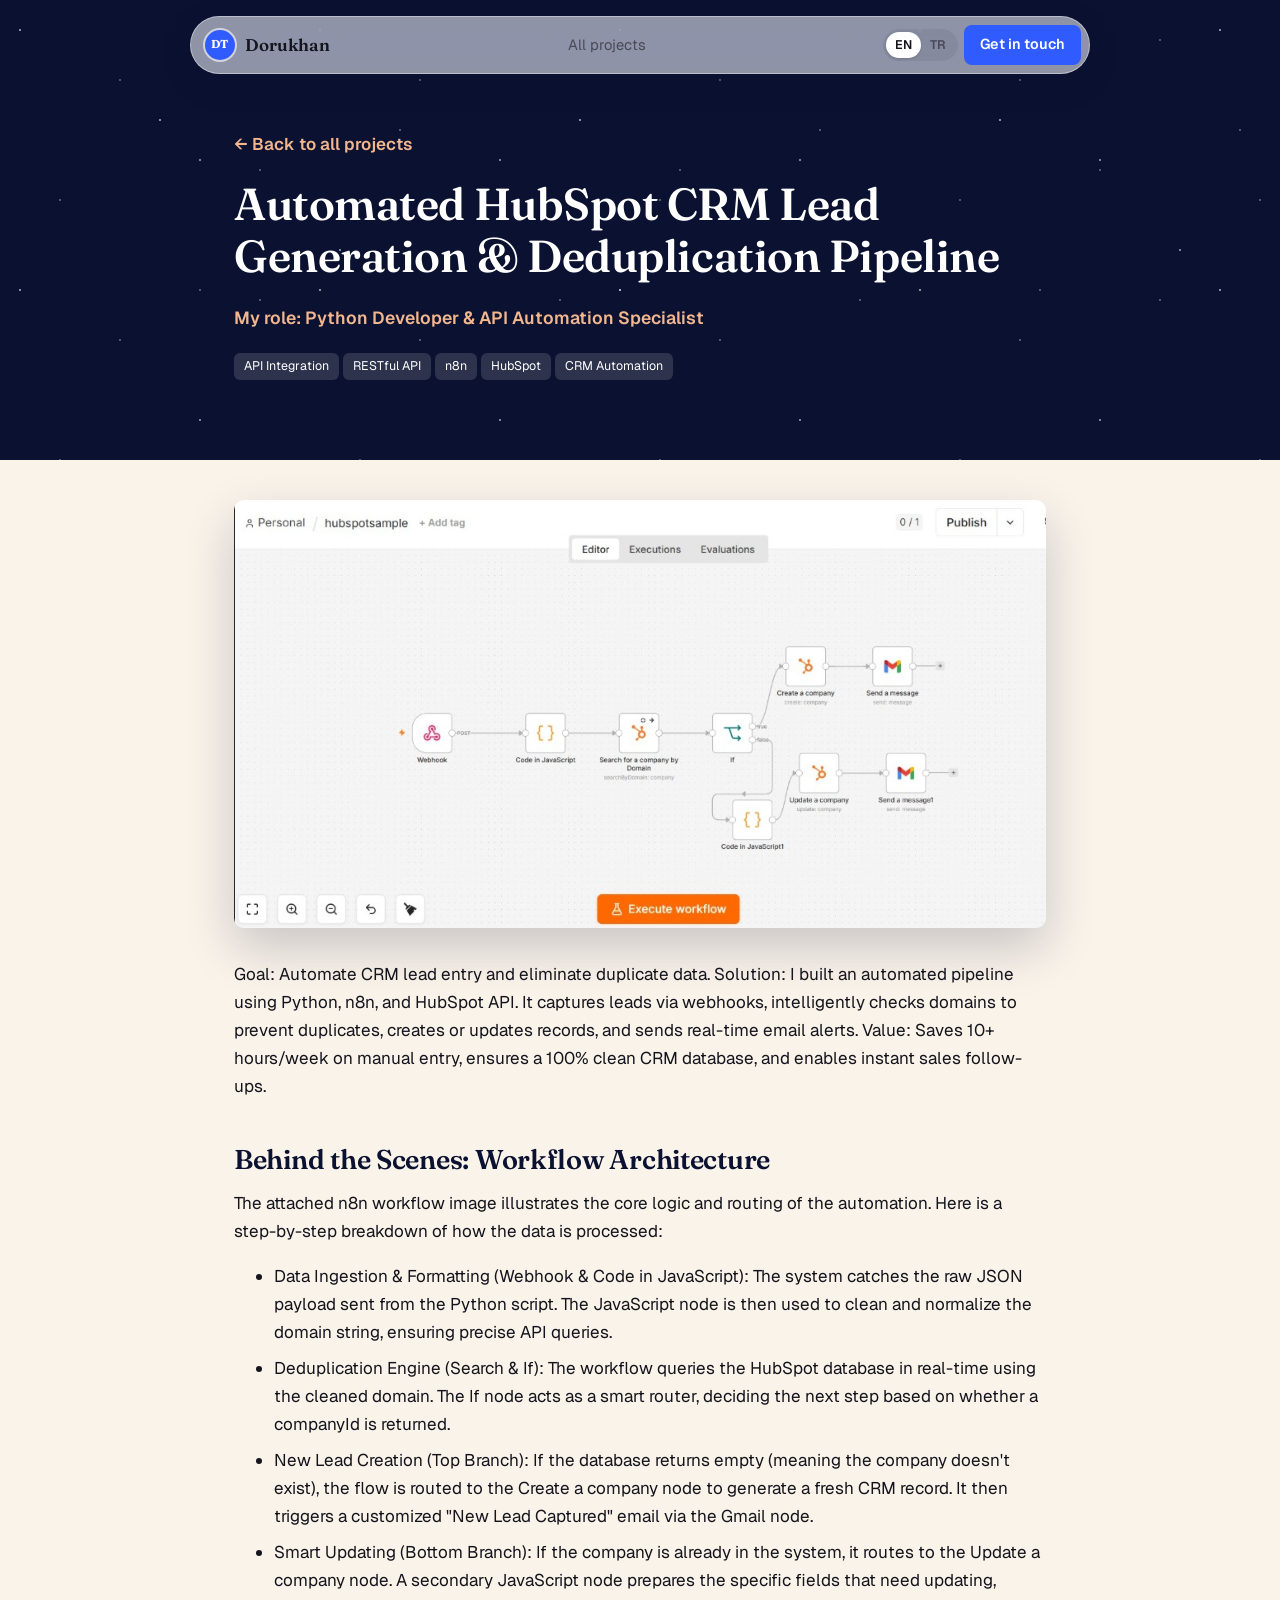
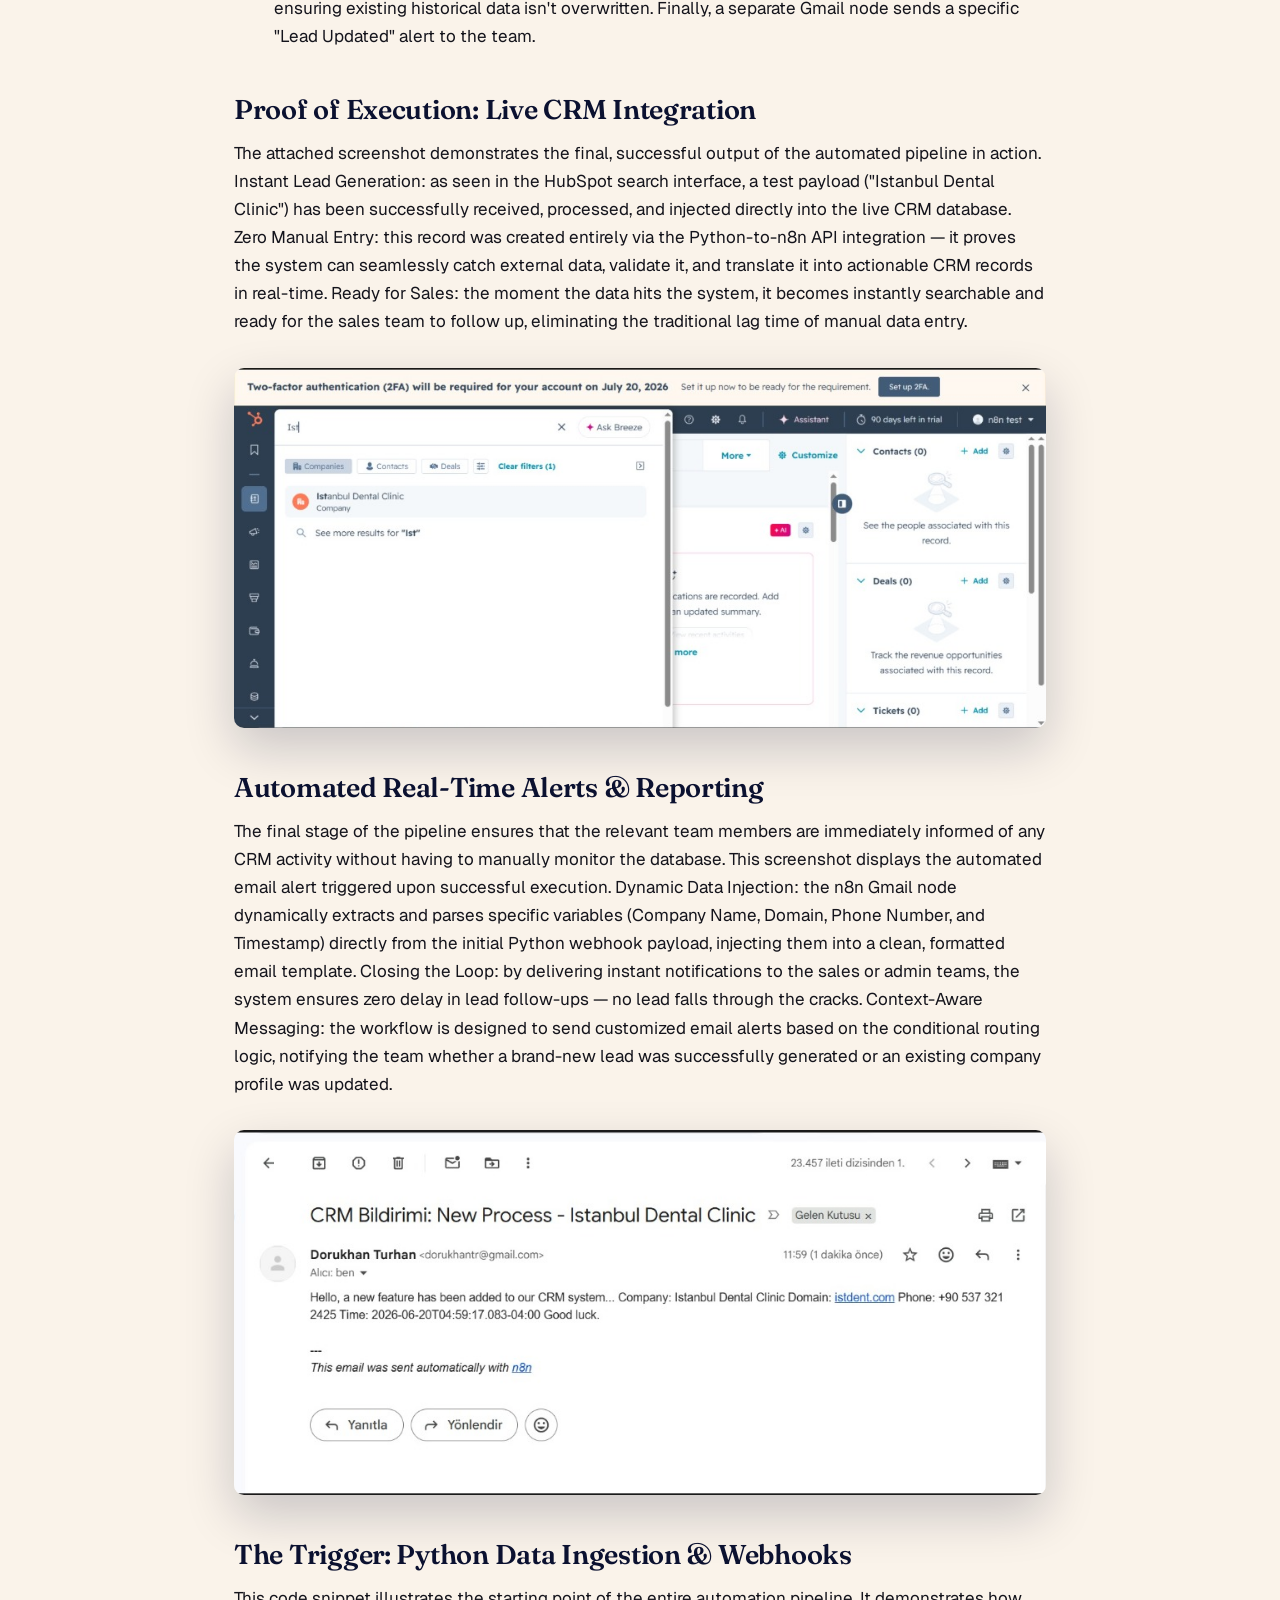
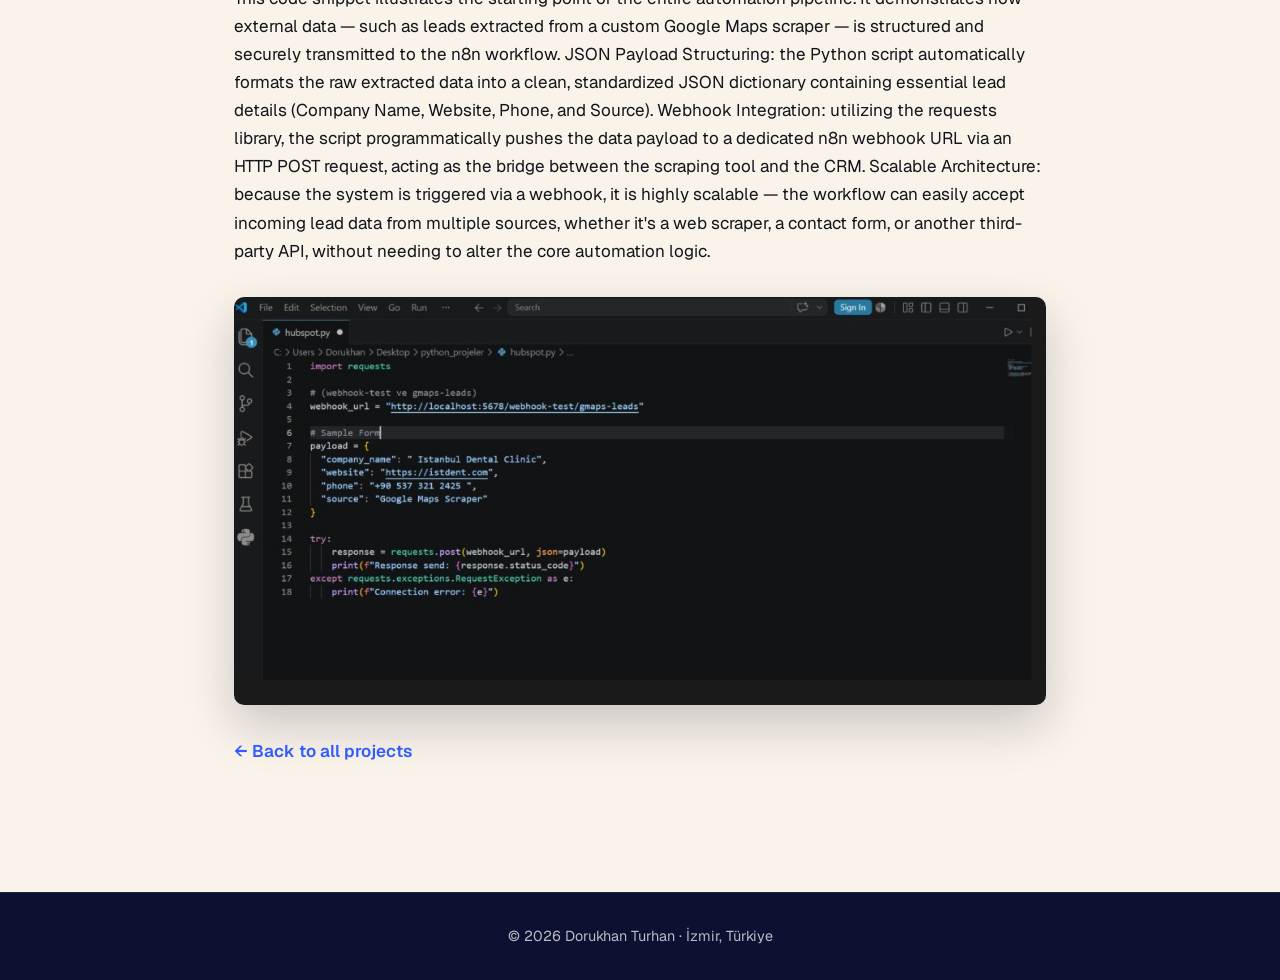
<file: projects/hubspot-lead-pipeline.html>
<!DOCTYPE html>
<html lang="en">
<head>
  <meta charset="UTF-8">
  <meta name="viewport" content="width=device-width, initial-scale=1.0">
  <title>Automated HubSpot CRM Lead Generation &amp; Deduplication Pipeline | Dorukhan Turhan</title>
  <meta name="description" content="A Python + n8n pipeline that captures leads via webhook, deduplicates them against HubSpot by domain, creates or updates the CRM record, and sends a real-time email alert.">
  <link rel="preconnect" href="https://fonts.googleapis.com">
  <link rel="preconnect" href="https://fonts.gstatic.com" crossorigin>
  <link href="https://fonts.googleapis.com/css2?family=Fraunces:ital,opsz,wght@0,9..144,400..700;1,9..144,400..700&amp;family=Geist:wght@400;500;600;700&amp;display=swap" rel="stylesheet">
  <link rel="stylesheet" href="../styles.css?v=">
</head>
<body class="project-page-body">

  <div id="progress"></div>

  <header class="site-header">
    <nav class="nav">
      <a href="../index.html" class="brand"><span class="brand-mark">DT</span>Dorukhan</a>
      <ul class="nav-links">
        <li><a href="../index.html#projects">All projects</a></li>
      </ul>
      <div class="nav-actions">
        <div class="lang-toggle">
          <span class="active">EN</span>
          <a href="hubspot-lead-pipeline-tr.html" lang="tr">TR</a>
        </div>
        <a href="../index.html#contact" class="nav-cta">Get in touch</a>
      </div>
    </nav>
  </header>

  <section class="project-hero">
    <div class="stars"></div>
    <div class="container">
      <a href="../index.html#projects" class="back-link">← Back to all projects</a>
      <h1 class="fade-up">Automated HubSpot CRM Lead Generation &amp; Deduplication Pipeline</h1>
      <p class="role fade-up delay-1">My role: Python Developer &amp; API Automation Specialist</p>
      <ul class="tags fade-up delay-1"><li>API Integration</li><li>RESTful API</li><li>n8n</li><li>HubSpot</li><li>CRM Automation</li></ul>
    </div>
  </section>

  <main class="container project-page">
    <figure>
      <img src="../images/projects/hubspot-lead-pipeline/cover-workflow.jpg" alt="Automated HubSpot CRM Lead Generation &amp; Deduplication Pipeline">
    </figure>
    <p>Goal: Automate CRM lead entry and eliminate duplicate data. Solution: I built an automated pipeline using Python, n8n, and HubSpot API. It captures leads via webhooks, intelligently checks domains to prevent duplicates, creates or updates records, and sends real-time email alerts. Value: Saves 10+ hours/week on manual entry, ensures a 100% clean CRM database, and enables instant sales follow-ups.</p>
    <h2>Behind the Scenes: Workflow Architecture</h2>
    <p>The attached n8n workflow image illustrates the core logic and routing of the automation. Here is a step-by-step breakdown of how the data is processed:</p>
    <ul>
      <li>Data Ingestion &amp; Formatting (Webhook &amp; Code in JavaScript): The system catches the raw JSON payload sent from the Python script. The JavaScript node is then used to clean and normalize the domain string, ensuring precise API queries.</li>
      <li>Deduplication Engine (Search &amp; If): The workflow queries the HubSpot database in real-time using the cleaned domain. The If node acts as a smart router, deciding the next step based on whether a companyId is returned.</li>
      <li>New Lead Creation (Top Branch): If the database returns empty (meaning the company doesn&#x27;t exist), the flow is routed to the Create a company node to generate a fresh CRM record. It then triggers a customized &quot;New Lead Captured&quot; email via the Gmail node.</li>
      <li>Smart Updating (Bottom Branch): If the company is already in the system, it routes to the Update a company node. A secondary JavaScript node prepares the specific fields that need updating, ensuring existing historical data isn&#x27;t overwritten. Finally, a separate Gmail node sends a specific &quot;Lead Updated&quot; alert to the team.</li>
    </ul>
    <h2>Proof of Execution: Live CRM Integration</h2>
    <p>The attached screenshot demonstrates the final, successful output of the automated pipeline in action. Instant Lead Generation: as seen in the HubSpot search interface, a test payload (&quot;Istanbul Dental Clinic&quot;) has been successfully received, processed, and injected directly into the live CRM database. Zero Manual Entry: this record was created entirely via the Python-to-n8n API integration — it proves the system can seamlessly catch external data, validate it, and translate it into actionable CRM records in real-time. Ready for Sales: the moment the data hits the system, it becomes instantly searchable and ready for the sales team to follow up, eliminating the traditional lag time of manual data entry.</p>
    <figure>
      <img src="../images/projects/hubspot-lead-pipeline/hubspot-search.jpg" alt="Project screenshot" loading="lazy">
    </figure>
    <h2>Automated Real-Time Alerts &amp; Reporting</h2>
    <p>The final stage of the pipeline ensures that the relevant team members are immediately informed of any CRM activity without having to manually monitor the database. This screenshot displays the automated email alert triggered upon successful execution. Dynamic Data Injection: the n8n Gmail node dynamically extracts and parses specific variables (Company Name, Domain, Phone Number, and Timestamp) directly from the initial Python webhook payload, injecting them into a clean, formatted email template. Closing the Loop: by delivering instant notifications to the sales or admin teams, the system ensures zero delay in lead follow-ups — no lead falls through the cracks. Context-Aware Messaging: the workflow is designed to send customized email alerts based on the conditional routing logic, notifying the team whether a brand-new lead was successfully generated or an existing company profile was updated.</p>
    <figure>
      <img src="../images/projects/hubspot-lead-pipeline/email-alert.jpg" alt="Project screenshot" loading="lazy">
    </figure>
    <h2>The Trigger: Python Data Ingestion &amp; Webhooks</h2>
    <p>This code snippet illustrates the starting point of the entire automation pipeline. It demonstrates how external data — such as leads extracted from a custom Google Maps scraper — is structured and securely transmitted to the n8n workflow. JSON Payload Structuring: the Python script automatically formats the raw extracted data into a clean, standardized JSON dictionary containing essential lead details (Company Name, Website, Phone, and Source). Webhook Integration: utilizing the requests library, the script programmatically pushes the data payload to a dedicated n8n webhook URL via an HTTP POST request, acting as the bridge between the scraping tool and the CRM. Scalable Architecture: because the system is triggered via a webhook, it is highly scalable — the workflow can easily accept incoming lead data from multiple sources, whether it&#x27;s a web scraper, a contact form, or another third-party API, without needing to alter the core automation logic.</p>
    <figure>
      <img src="../images/projects/hubspot-lead-pipeline/python-webhook-code.jpg" alt="Project screenshot" loading="lazy">
    </figure>
    <p><a href="../index.html#projects" class="back-link bottom">← Back to all projects</a></p>
  </main>

  <footer class="site-footer">
    <p>© 2026 Dorukhan Turhan · İzmir, Türkiye</p>
  </footer>

</body>
</html>
</file>
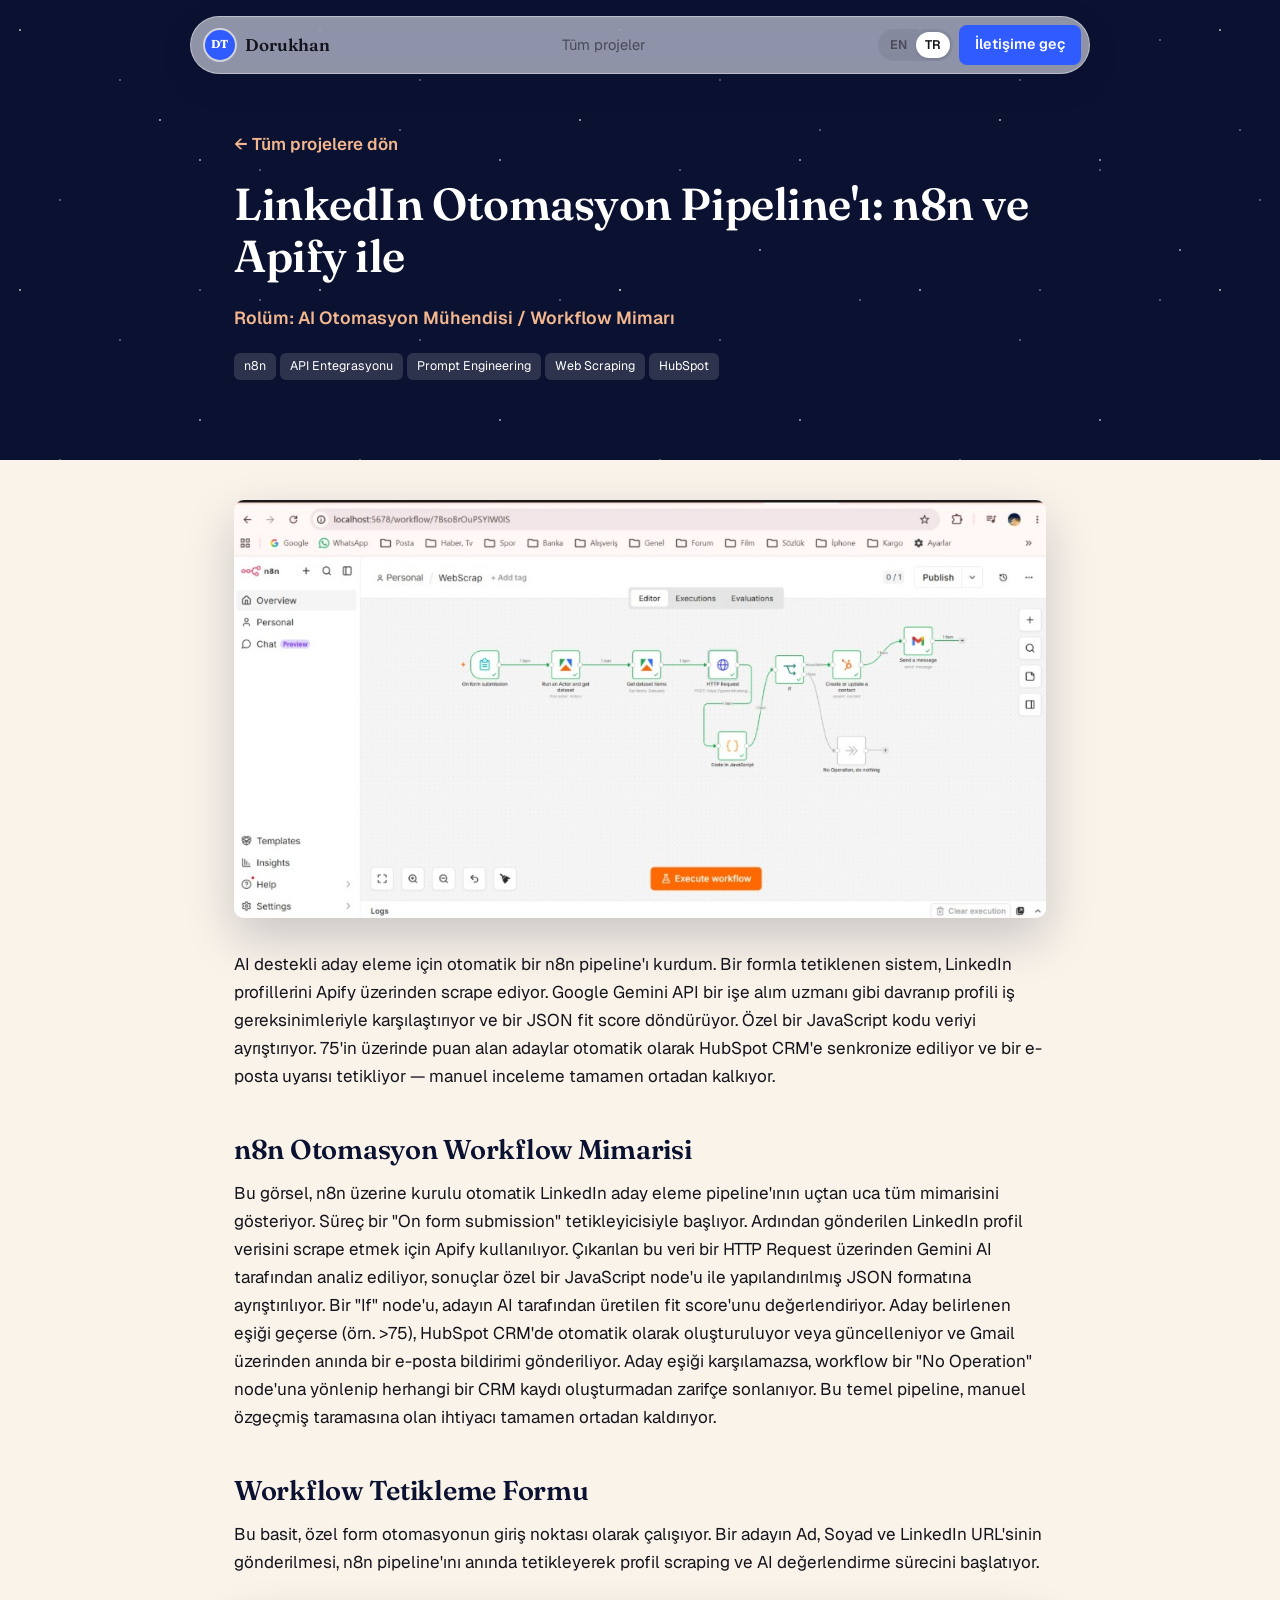
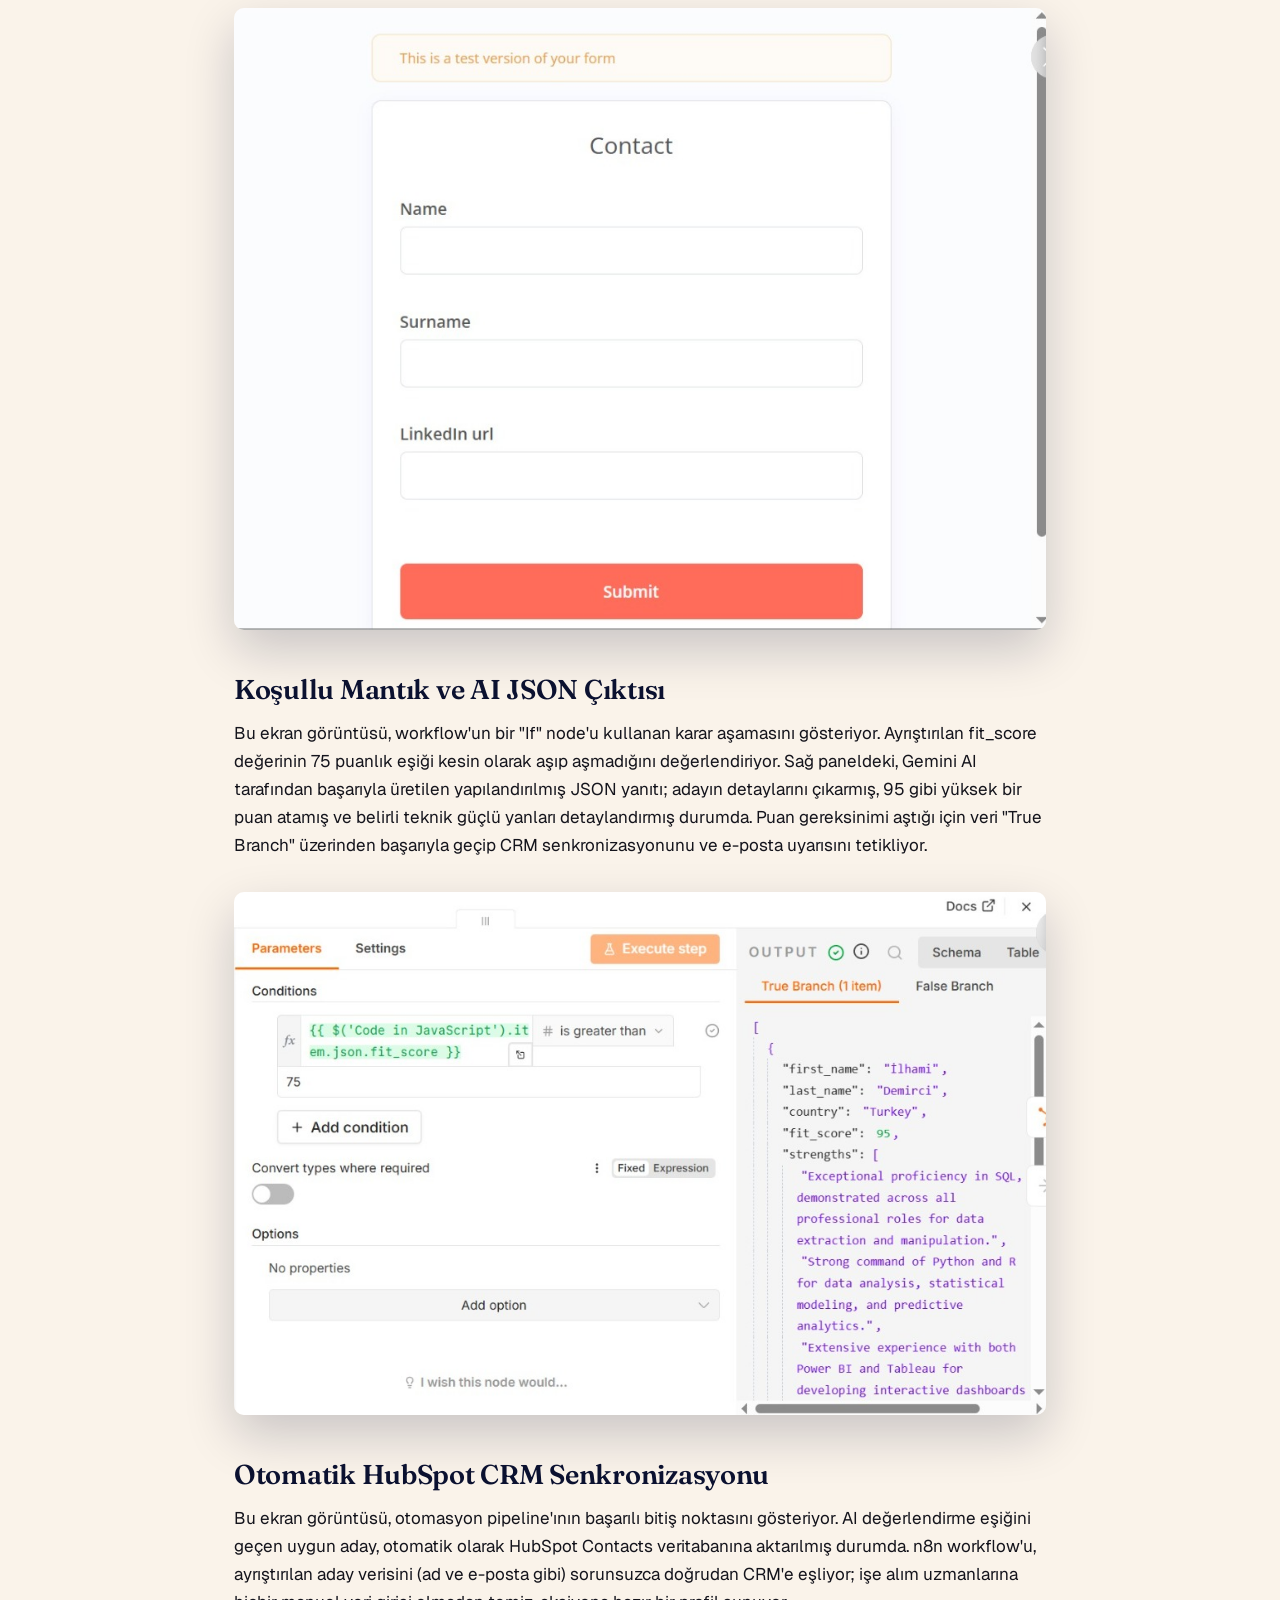
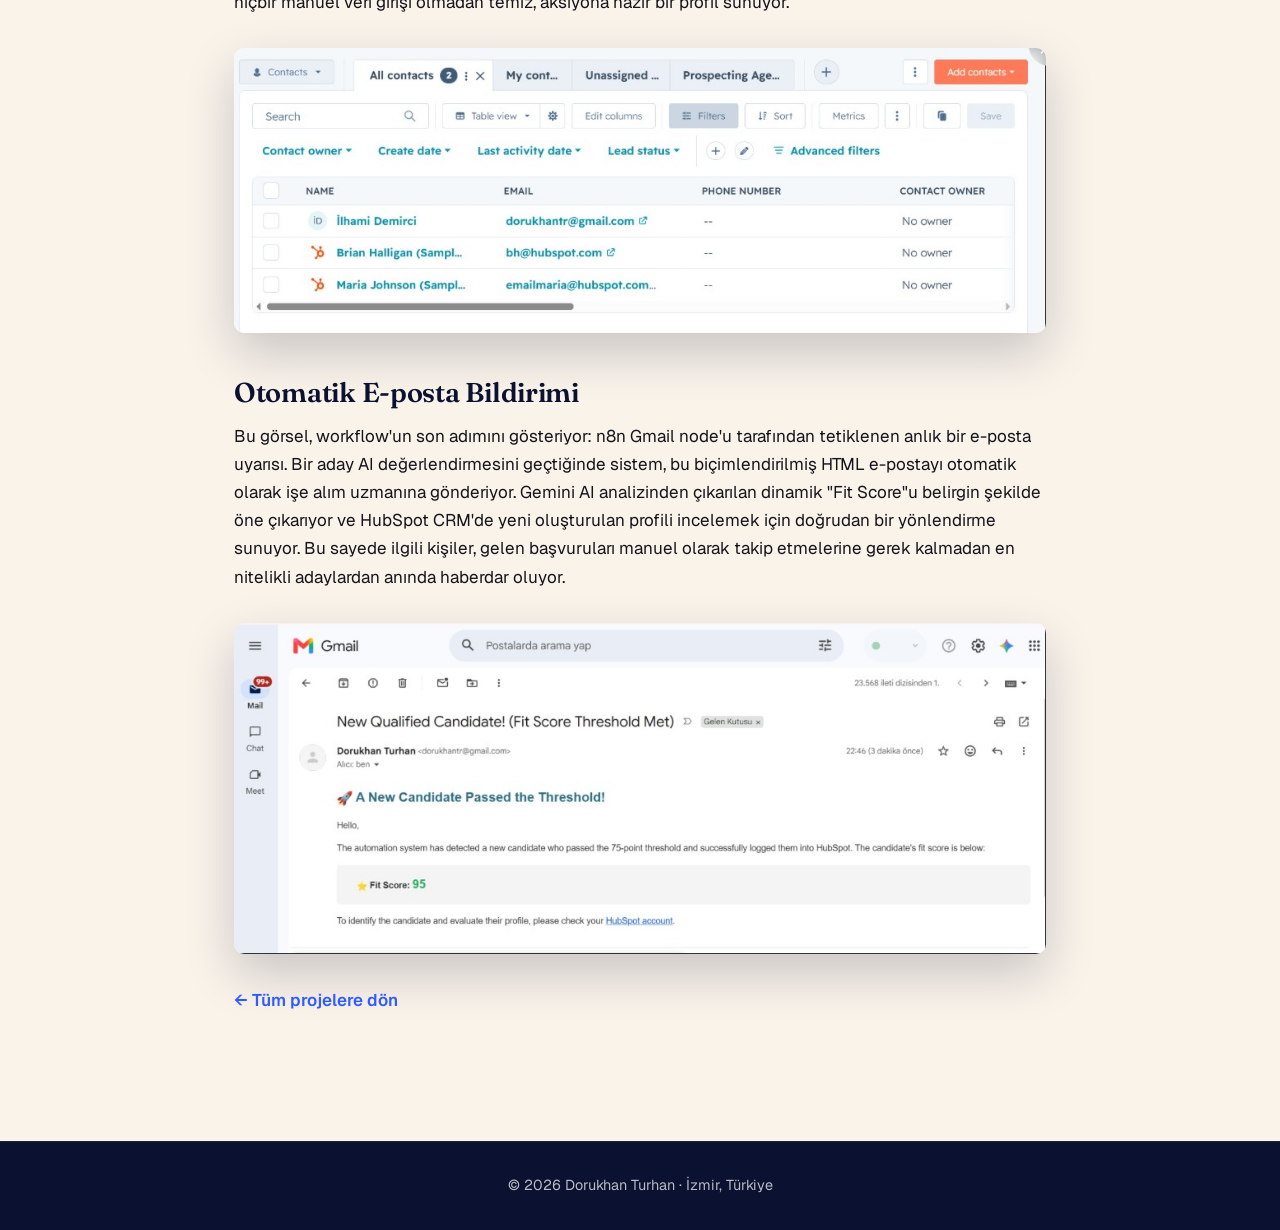
<file: projects/linkedin-automation-pipeline-tr.html>
<!DOCTYPE html>
<html lang="tr">
<head>
  <meta charset="UTF-8">
  <meta name="viewport" content="width=device-width, initial-scale=1.0">
  <title>LinkedIn Otomasyon Pipeline&#x27;ı: n8n ve Apify ile | Dorukhan Turhan</title>
  <meta name="description" content="LinkedIn profillerini scrape eden, adayları Gemini AI ile puanlayan ve uygun olanları anında bir e-posta uyarısıyla birlikte doğrudan HubSpot&#x27;a aktaran otomatik bir n8n pipeline&#x27;ı.">
  <link rel="preconnect" href="https://fonts.googleapis.com">
  <link rel="preconnect" href="https://fonts.gstatic.com" crossorigin>
  <link href="https://fonts.googleapis.com/css2?family=Fraunces:ital,opsz,wght@0,9..144,400..700;1,9..144,400..700&amp;family=Geist:wght@400;500;600;700&amp;display=swap" rel="stylesheet">
  <link rel="stylesheet" href="../styles.css?v=">
</head>
<body class="project-page-body">

  <div id="progress"></div>

  <header class="site-header">
    <nav class="nav">
      <a href="../tr.html" class="brand"><span class="brand-mark">DT</span>Dorukhan</a>
      <ul class="nav-links">
        <li><a href="../tr.html#projects">Tüm projeler</a></li>
      </ul>
      <div class="nav-actions">
        <div class="lang-toggle">
          <a href="linkedin-automation-pipeline.html" lang="en">EN</a>
          <span class="active">TR</span>
        </div>
        <a href="../tr.html#contact" class="nav-cta">İletişime geç</a>
      </div>
    </nav>
  </header>

  <section class="project-hero">
    <div class="stars"></div>
    <div class="container">
      <a href="../tr.html#projects" class="back-link">← Tüm projelere dön</a>
      <h1 class="fade-up">LinkedIn Otomasyon Pipeline&#x27;ı: n8n ve Apify ile</h1>
      <p class="role fade-up delay-1">Rolüm: AI Otomasyon Mühendisi / Workflow Mimarı</p>
      <ul class="tags fade-up delay-1"><li>n8n</li><li>API Entegrasyonu</li><li>Prompt Engineering</li><li>Web Scraping</li><li>HubSpot</li></ul>
    </div>
  </section>

  <main class="container project-page">
    <figure>
      <img src="../images/projects/linkedin-automation-pipeline/cover-workflow.jpg" alt="LinkedIn Otomasyon Pipeline&#x27;ı: n8n ve Apify ile">
    </figure>
    <p>AI destekli aday eleme için otomatik bir n8n pipeline&#x27;ı kurdum. Bir formla tetiklenen sistem, LinkedIn profillerini Apify üzerinden scrape ediyor. Google Gemini API bir işe alım uzmanı gibi davranıp profili iş gereksinimleriyle karşılaştırıyor ve bir JSON fit score döndürüyor. Özel bir JavaScript kodu veriyi ayrıştırıyor. 75&#x27;in üzerinde puan alan adaylar otomatik olarak HubSpot CRM&#x27;e senkronize ediliyor ve bir e-posta uyarısı tetikliyor — manuel inceleme tamamen ortadan kalkıyor.</p>
    <h2>n8n Otomasyon Workflow Mimarisi</h2>
    <p>Bu görsel, n8n üzerine kurulu otomatik LinkedIn aday eleme pipeline&#x27;ının uçtan uca tüm mimarisini gösteriyor. Süreç bir &quot;On form submission&quot; tetikleyicisiyle başlıyor. Ardından gönderilen LinkedIn profil verisini scrape etmek için Apify kullanılıyor. Çıkarılan bu veri bir HTTP Request üzerinden Gemini AI tarafından analiz ediliyor, sonuçlar özel bir JavaScript node&#x27;u ile yapılandırılmış JSON formatına ayrıştırılıyor. Bir &quot;If&quot; node&#x27;u, adayın AI tarafından üretilen fit score&#x27;unu değerlendiriyor. Aday belirlenen eşiği geçerse (örn. &gt;75), HubSpot CRM&#x27;de otomatik olarak oluşturuluyor veya güncelleniyor ve Gmail üzerinden anında bir e-posta bildirimi gönderiliyor. Aday eşiği karşılamazsa, workflow bir &quot;No Operation&quot; node&#x27;una yönlenip herhangi bir CRM kaydı oluşturmadan zarifçe sonlanıyor. Bu temel pipeline, manuel özgeçmiş taramasına olan ihtiyacı tamamen ortadan kaldırıyor.</p>
    <h2>Workflow Tetikleme Formu</h2>
    <p>Bu basit, özel form otomasyonun giriş noktası olarak çalışıyor. Bir adayın Ad, Soyad ve LinkedIn URL&#x27;sinin gönderilmesi, n8n pipeline&#x27;ını anında tetikleyerek profil scraping ve AI değerlendirme sürecini başlatıyor.</p>
    <figure>
      <img src="../images/projects/linkedin-automation-pipeline/trigger-form.jpg" alt="Project screenshot" loading="lazy">
    </figure>
    <h2>Koşullu Mantık ve AI JSON Çıktısı</h2>
    <p>Bu ekran görüntüsü, workflow&#x27;un bir &quot;If&quot; node&#x27;u kullanan karar aşamasını gösteriyor. Ayrıştırılan fit_score değerinin 75 puanlık eşiği kesin olarak aşıp aşmadığını değerlendiriyor. Sağ paneldeki, Gemini AI tarafından başarıyla üretilen yapılandırılmış JSON yanıtı; adayın detaylarını çıkarmış, 95 gibi yüksek bir puan atamış ve belirli teknik güçlü yanları detaylandırmış durumda. Puan gereksinimi aştığı için veri &quot;True Branch&quot; üzerinden başarıyla geçip CRM senkronizasyonunu ve e-posta uyarısını tetikliyor.</p>
    <figure>
      <img src="../images/projects/linkedin-automation-pipeline/conditional-logic-json.jpg" alt="Project screenshot" loading="lazy">
    </figure>
    <h2>Otomatik HubSpot CRM Senkronizasyonu</h2>
    <p>Bu ekran görüntüsü, otomasyon pipeline&#x27;ının başarılı bitiş noktasını gösteriyor. AI değerlendirme eşiğini geçen uygun aday, otomatik olarak HubSpot Contacts veritabanına aktarılmış durumda. n8n workflow&#x27;u, ayrıştırılan aday verisini (ad ve e-posta gibi) sorunsuzca doğrudan CRM&#x27;e eşliyor; işe alım uzmanlarına hiçbir manuel veri girişi olmadan temiz, aksiyona hazır bir profil sunuyor.</p>
    <figure>
      <img src="../images/projects/linkedin-automation-pipeline/hubspot-sync.jpg" alt="Project screenshot" loading="lazy">
    </figure>
    <h2>Otomatik E-posta Bildirimi</h2>
    <p>Bu görsel, workflow&#x27;un son adımını gösteriyor: n8n Gmail node&#x27;u tarafından tetiklenen anlık bir e-posta uyarısı. Bir aday AI değerlendirmesini geçtiğinde sistem, bu biçimlendirilmiş HTML e-postayı otomatik olarak işe alım uzmanına gönderiyor. Gemini AI analizinden çıkarılan dinamik &quot;Fit Score&quot;u belirgin şekilde öne çıkarıyor ve HubSpot CRM&#x27;de yeni oluşturulan profili incelemek için doğrudan bir yönlendirme sunuyor. Bu sayede ilgili kişiler, gelen başvuruları manuel olarak takip etmelerine gerek kalmadan en nitelikli adaylardan anında haberdar oluyor.</p>
    <figure>
      <img src="../images/projects/linkedin-automation-pipeline/email-notification.jpg" alt="Project screenshot" loading="lazy">
    </figure>
    <p><a href="../tr.html#projects" class="back-link bottom">← Tüm projelere dön</a></p>
  </main>

  <footer class="site-footer">
    <p>© 2026 Dorukhan Turhan · İzmir, Türkiye</p>
  </footer>

</body>
</html>
</file>
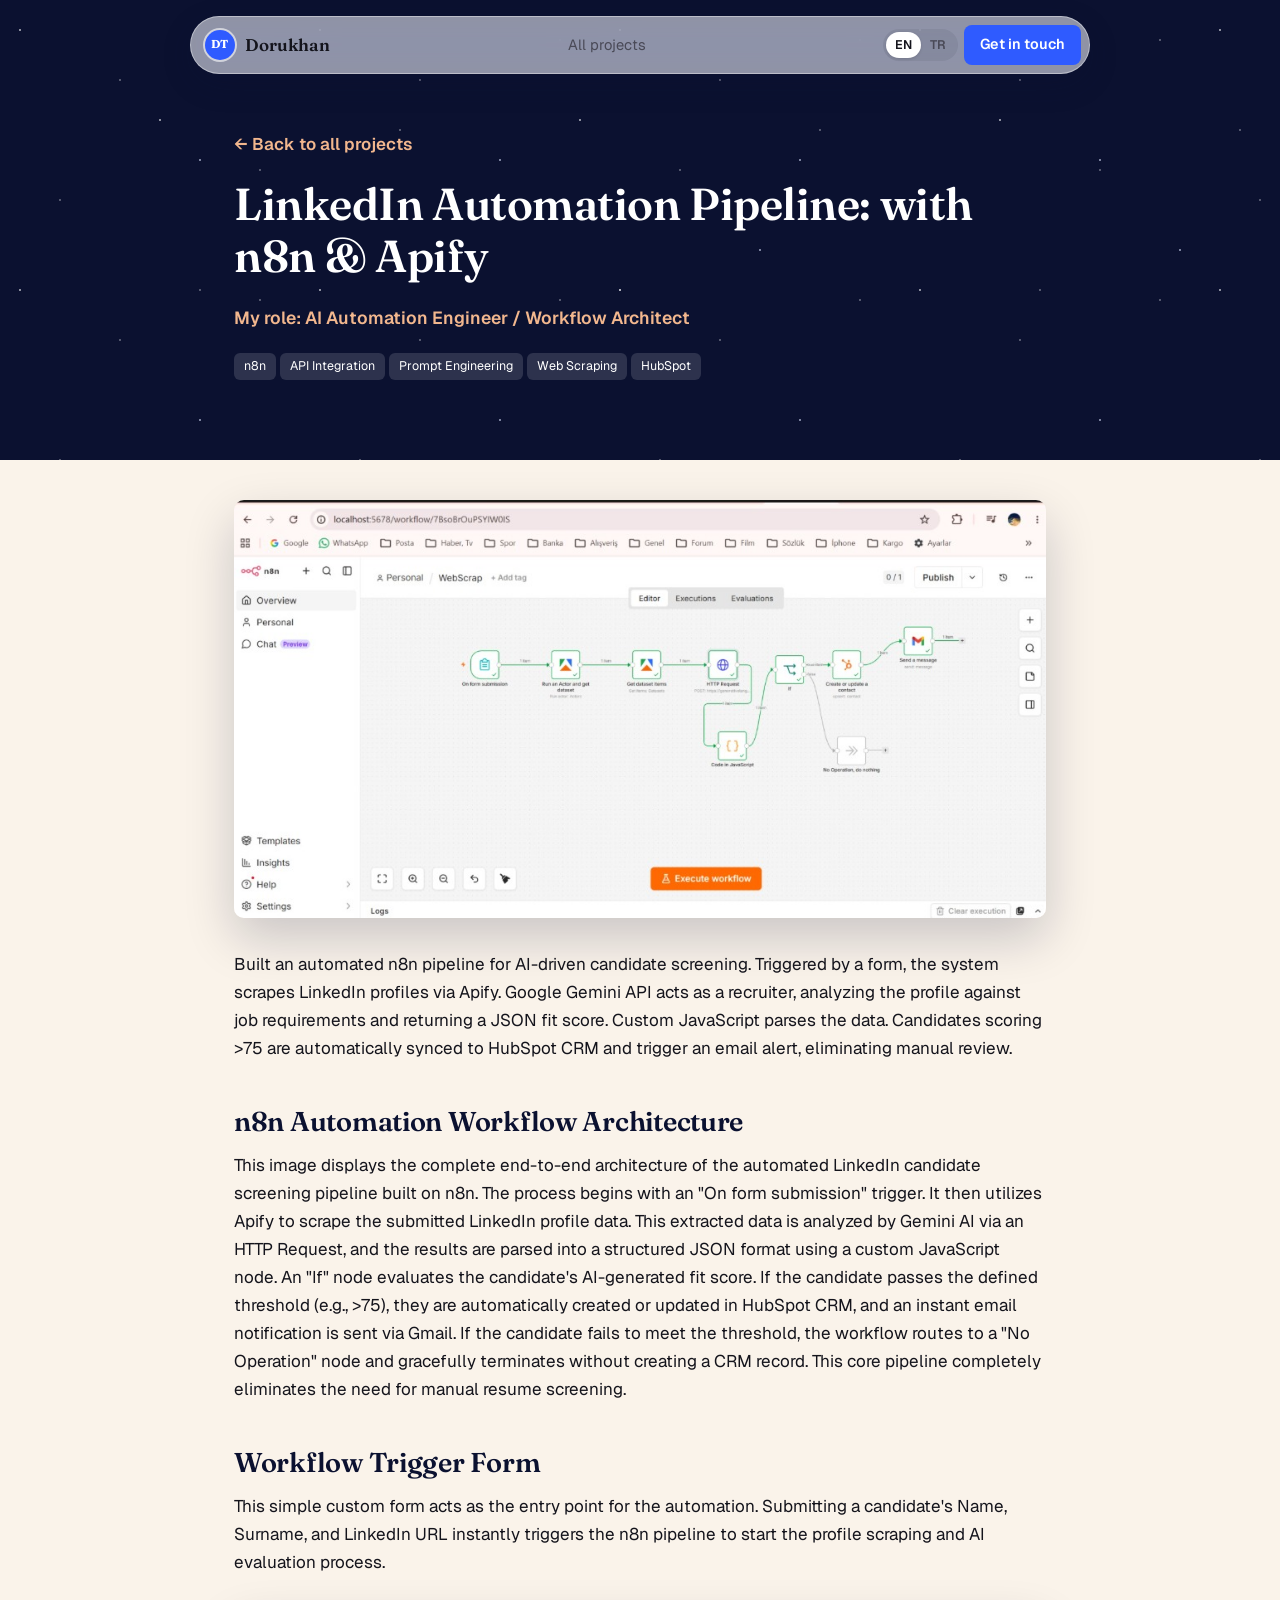
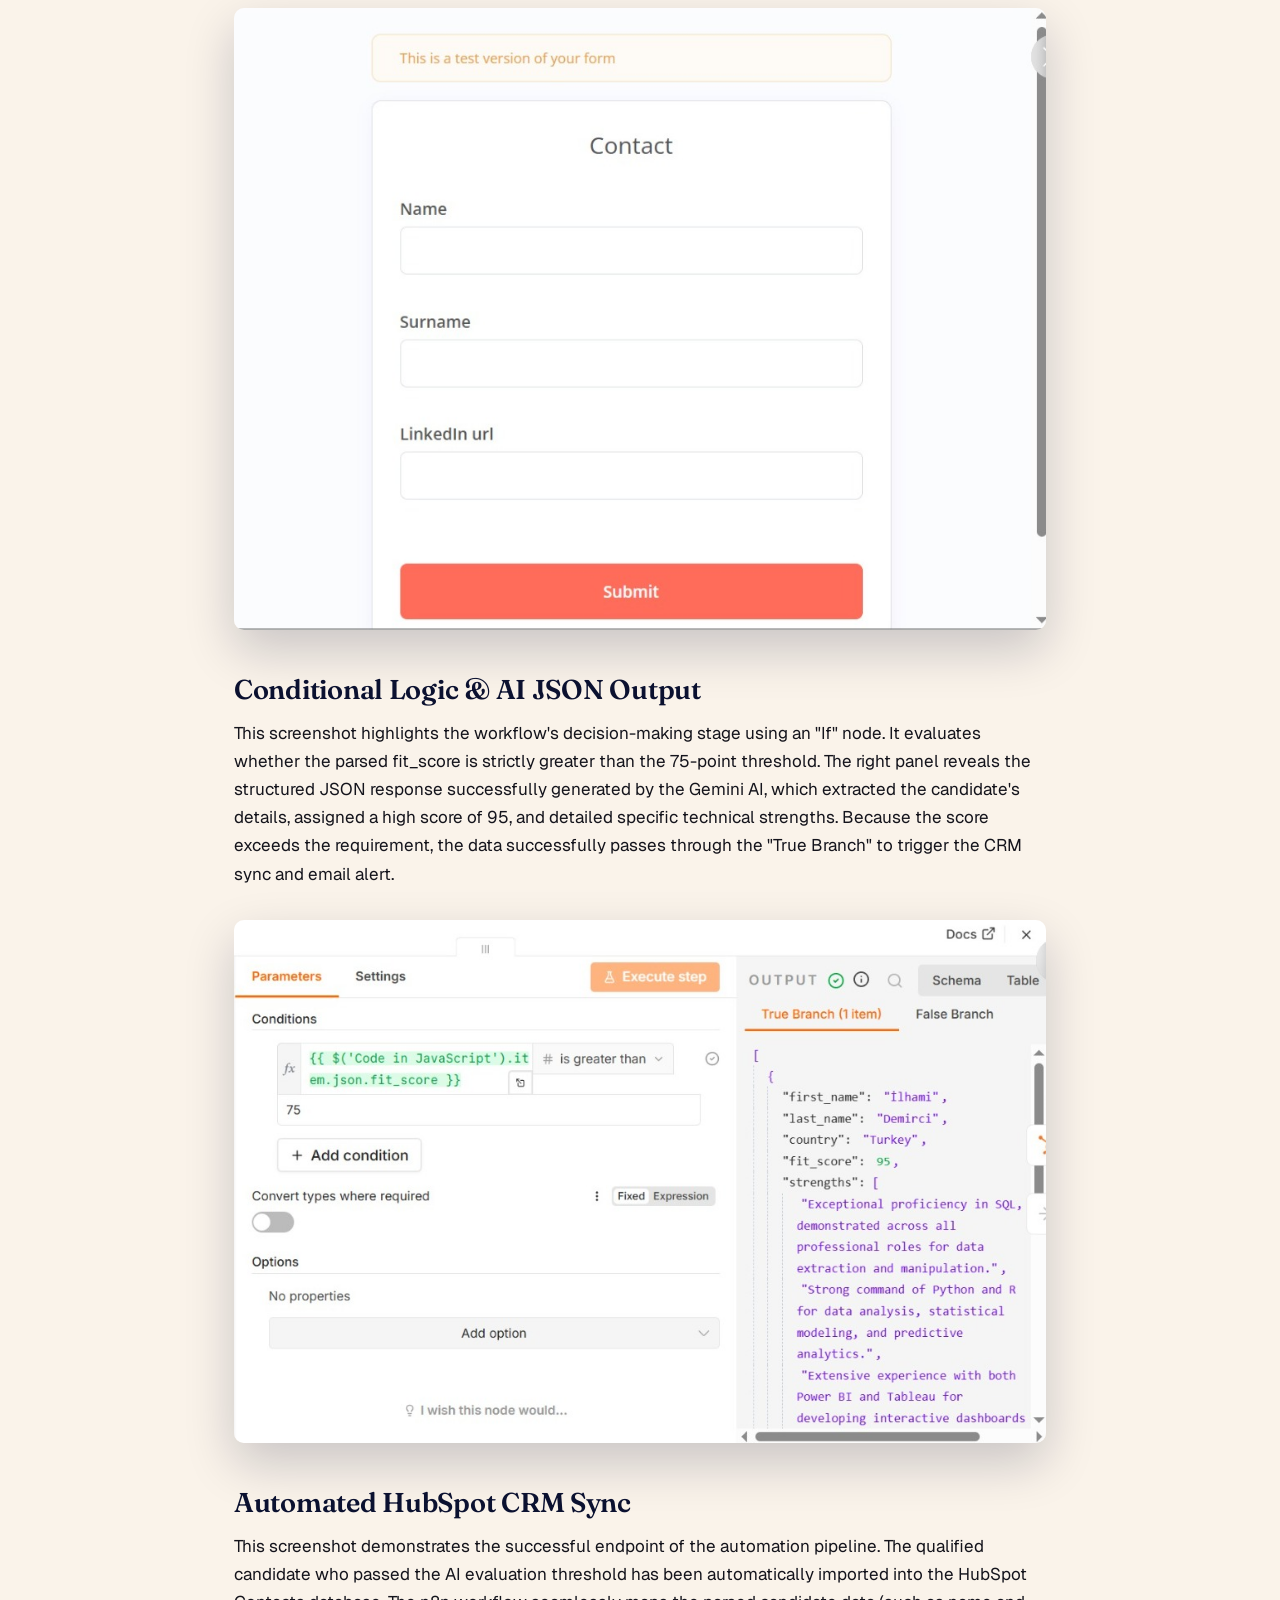
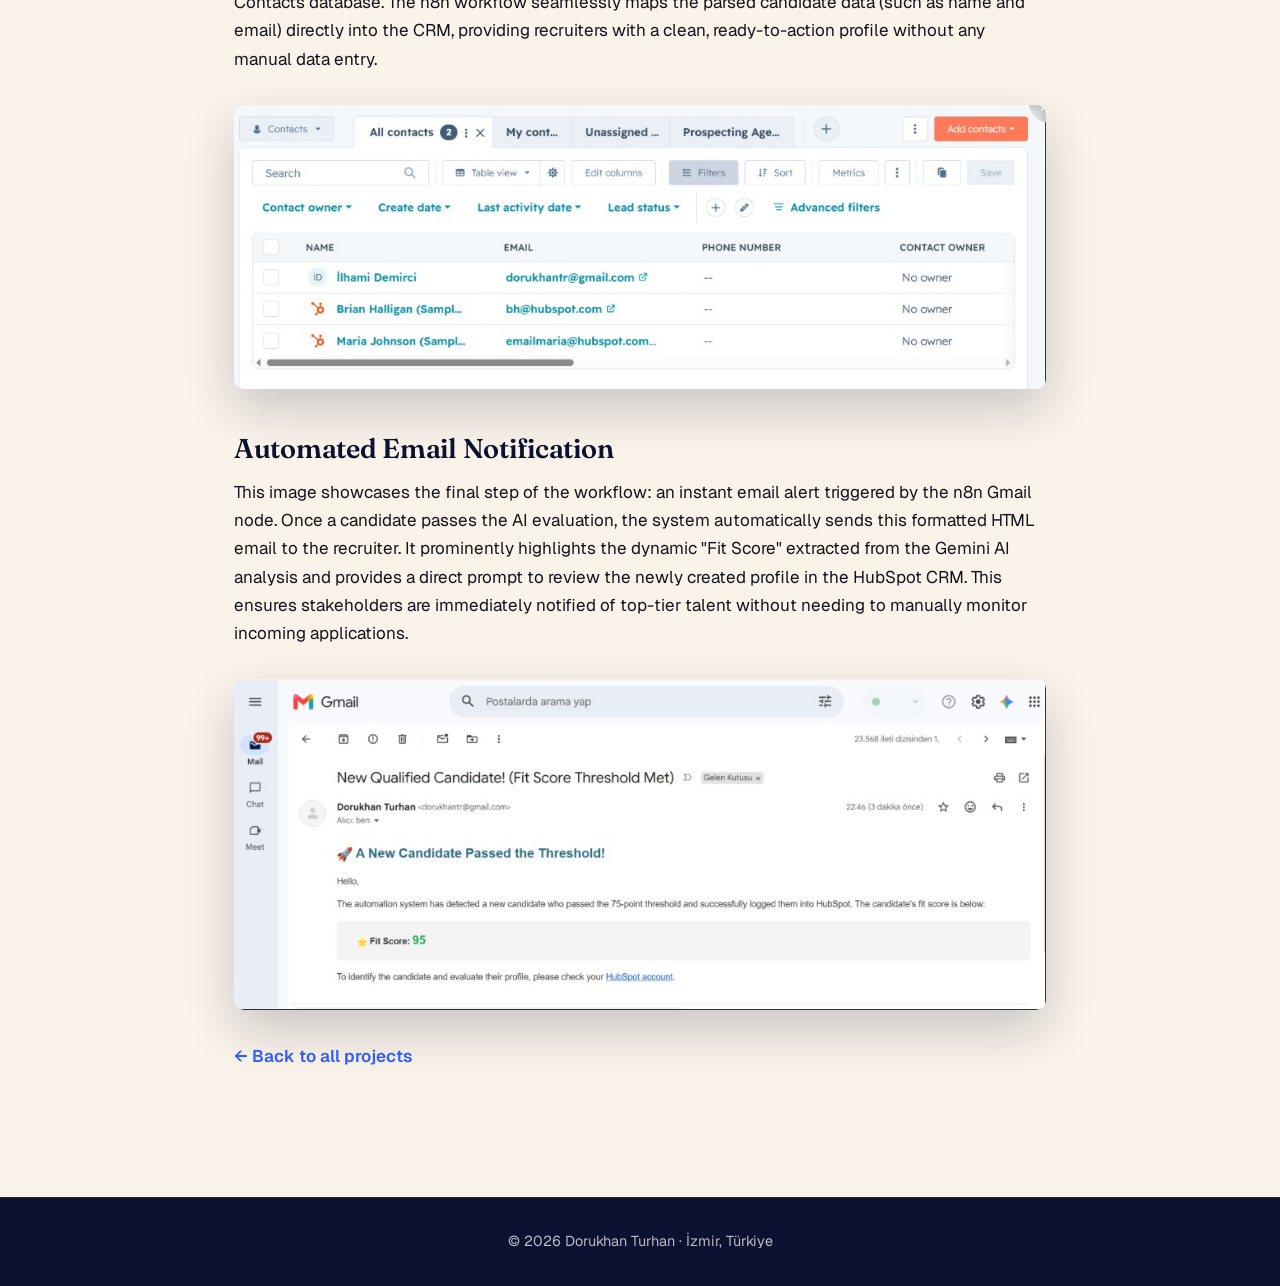
<file: projects/linkedin-automation-pipeline.html>
<!DOCTYPE html>
<html lang="en">
<head>
  <meta charset="UTF-8">
  <meta name="viewport" content="width=device-width, initial-scale=1.0">
  <title>LinkedIn Automation Pipeline: with n8n &amp; Apify | Dorukhan Turhan</title>
  <meta name="description" content="An automated n8n pipeline that scrapes LinkedIn profiles, scores candidates with Gemini AI, and syncs the qualified ones straight into HubSpot with an instant email alert.">
  <link rel="preconnect" href="https://fonts.googleapis.com">
  <link rel="preconnect" href="https://fonts.gstatic.com" crossorigin>
  <link href="https://fonts.googleapis.com/css2?family=Fraunces:ital,opsz,wght@0,9..144,400..700;1,9..144,400..700&amp;family=Geist:wght@400;500;600;700&amp;display=swap" rel="stylesheet">
  <link rel="stylesheet" href="../styles.css?v=">
</head>
<body class="project-page-body">

  <div id="progress"></div>

  <header class="site-header">
    <nav class="nav">
      <a href="../index.html" class="brand"><span class="brand-mark">DT</span>Dorukhan</a>
      <ul class="nav-links">
        <li><a href="../index.html#projects">All projects</a></li>
      </ul>
      <div class="nav-actions">
        <div class="lang-toggle">
          <span class="active">EN</span>
          <a href="linkedin-automation-pipeline-tr.html" lang="tr">TR</a>
        </div>
        <a href="../index.html#contact" class="nav-cta">Get in touch</a>
      </div>
    </nav>
  </header>

  <section class="project-hero">
    <div class="stars"></div>
    <div class="container">
      <a href="../index.html#projects" class="back-link">← Back to all projects</a>
      <h1 class="fade-up">LinkedIn Automation Pipeline: with n8n &amp; Apify</h1>
      <p class="role fade-up delay-1">My role: AI Automation Engineer / Workflow Architect</p>
      <ul class="tags fade-up delay-1"><li>n8n</li><li>API Integration</li><li>Prompt Engineering</li><li>Web Scraping</li><li>HubSpot</li></ul>
    </div>
  </section>

  <main class="container project-page">
    <figure>
      <img src="../images/projects/linkedin-automation-pipeline/cover-workflow.jpg" alt="LinkedIn Automation Pipeline: with n8n &amp; Apify">
    </figure>
    <p>Built an automated n8n pipeline for AI-driven candidate screening. Triggered by a form, the system scrapes LinkedIn profiles via Apify. Google Gemini API acts as a recruiter, analyzing the profile against job requirements and returning a JSON fit score. Custom JavaScript parses the data. Candidates scoring &gt;75 are automatically synced to HubSpot CRM and trigger an email alert, eliminating manual review.</p>
    <h2>n8n Automation Workflow Architecture</h2>
    <p>This image displays the complete end-to-end architecture of the automated LinkedIn candidate screening pipeline built on n8n. The process begins with an &quot;On form submission&quot; trigger. It then utilizes Apify to scrape the submitted LinkedIn profile data. This extracted data is analyzed by Gemini AI via an HTTP Request, and the results are parsed into a structured JSON format using a custom JavaScript node. An &quot;If&quot; node evaluates the candidate&#x27;s AI-generated fit score. If the candidate passes the defined threshold (e.g., &gt;75), they are automatically created or updated in HubSpot CRM, and an instant email notification is sent via Gmail. If the candidate fails to meet the threshold, the workflow routes to a &quot;No Operation&quot; node and gracefully terminates without creating a CRM record. This core pipeline completely eliminates the need for manual resume screening.</p>
    <h2>Workflow Trigger Form</h2>
    <p>This simple custom form acts as the entry point for the automation. Submitting a candidate&#x27;s Name, Surname, and LinkedIn URL instantly triggers the n8n pipeline to start the profile scraping and AI evaluation process.</p>
    <figure>
      <img src="../images/projects/linkedin-automation-pipeline/trigger-form.jpg" alt="Project screenshot" loading="lazy">
    </figure>
    <h2>Conditional Logic &amp; AI JSON Output</h2>
    <p>This screenshot highlights the workflow&#x27;s decision-making stage using an &quot;If&quot; node. It evaluates whether the parsed fit_score is strictly greater than the 75-point threshold. The right panel reveals the structured JSON response successfully generated by the Gemini AI, which extracted the candidate&#x27;s details, assigned a high score of 95, and detailed specific technical strengths. Because the score exceeds the requirement, the data successfully passes through the &quot;True Branch&quot; to trigger the CRM sync and email alert.</p>
    <figure>
      <img src="../images/projects/linkedin-automation-pipeline/conditional-logic-json.jpg" alt="Project screenshot" loading="lazy">
    </figure>
    <h2>Automated HubSpot CRM Sync</h2>
    <p>This screenshot demonstrates the successful endpoint of the automation pipeline. The qualified candidate who passed the AI evaluation threshold has been automatically imported into the HubSpot Contacts database. The n8n workflow seamlessly maps the parsed candidate data (such as name and email) directly into the CRM, providing recruiters with a clean, ready-to-action profile without any manual data entry.</p>
    <figure>
      <img src="../images/projects/linkedin-automation-pipeline/hubspot-sync.jpg" alt="Project screenshot" loading="lazy">
    </figure>
    <h2>Automated Email Notification</h2>
    <p>This image showcases the final step of the workflow: an instant email alert triggered by the n8n Gmail node. Once a candidate passes the AI evaluation, the system automatically sends this formatted HTML email to the recruiter. It prominently highlights the dynamic &quot;Fit Score&quot; extracted from the Gemini AI analysis and provides a direct prompt to review the newly created profile in the HubSpot CRM. This ensures stakeholders are immediately notified of top-tier talent without needing to manually monitor incoming applications.</p>
    <figure>
      <img src="../images/projects/linkedin-automation-pipeline/email-notification.jpg" alt="Project screenshot" loading="lazy">
    </figure>
    <p><a href="../index.html#projects" class="back-link bottom">← Back to all projects</a></p>
  </main>

  <footer class="site-footer">
    <p>© 2026 Dorukhan Turhan · İzmir, Türkiye</p>
  </footer>

</body>
</html>
</file>
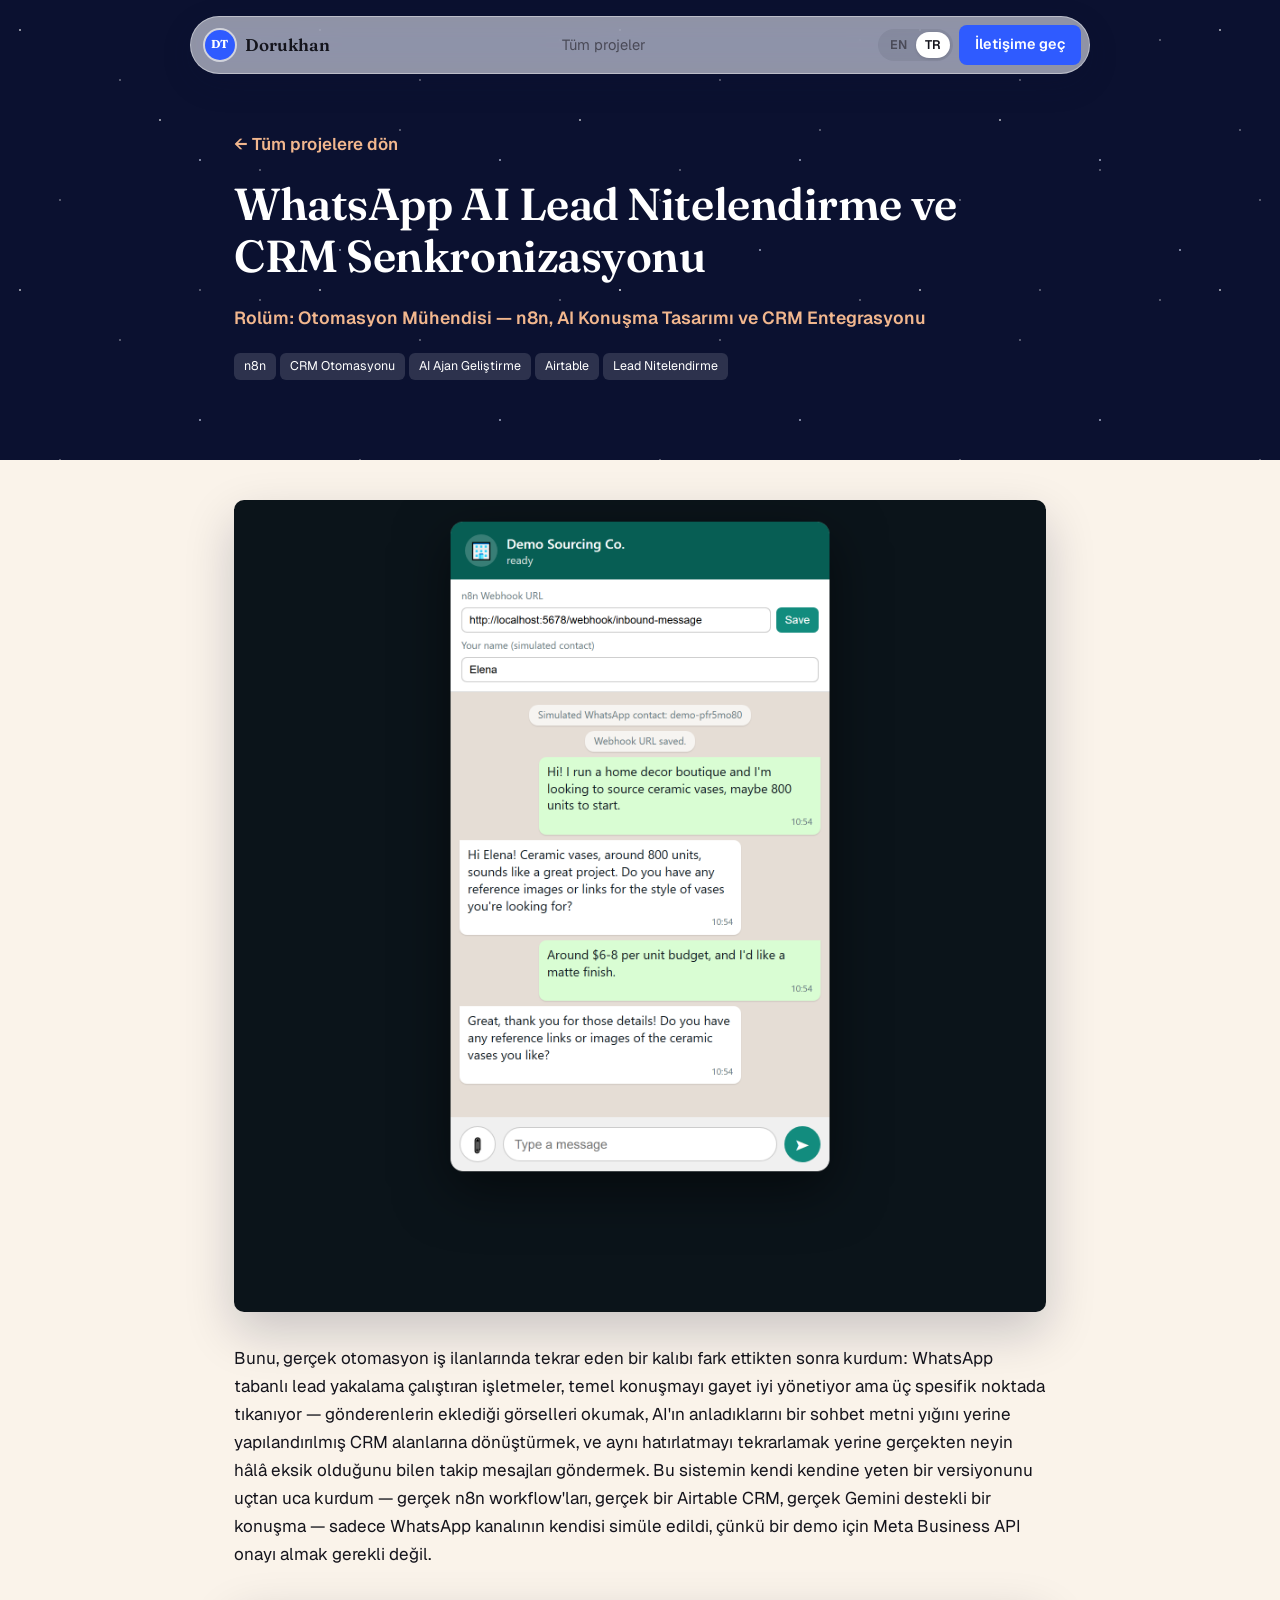
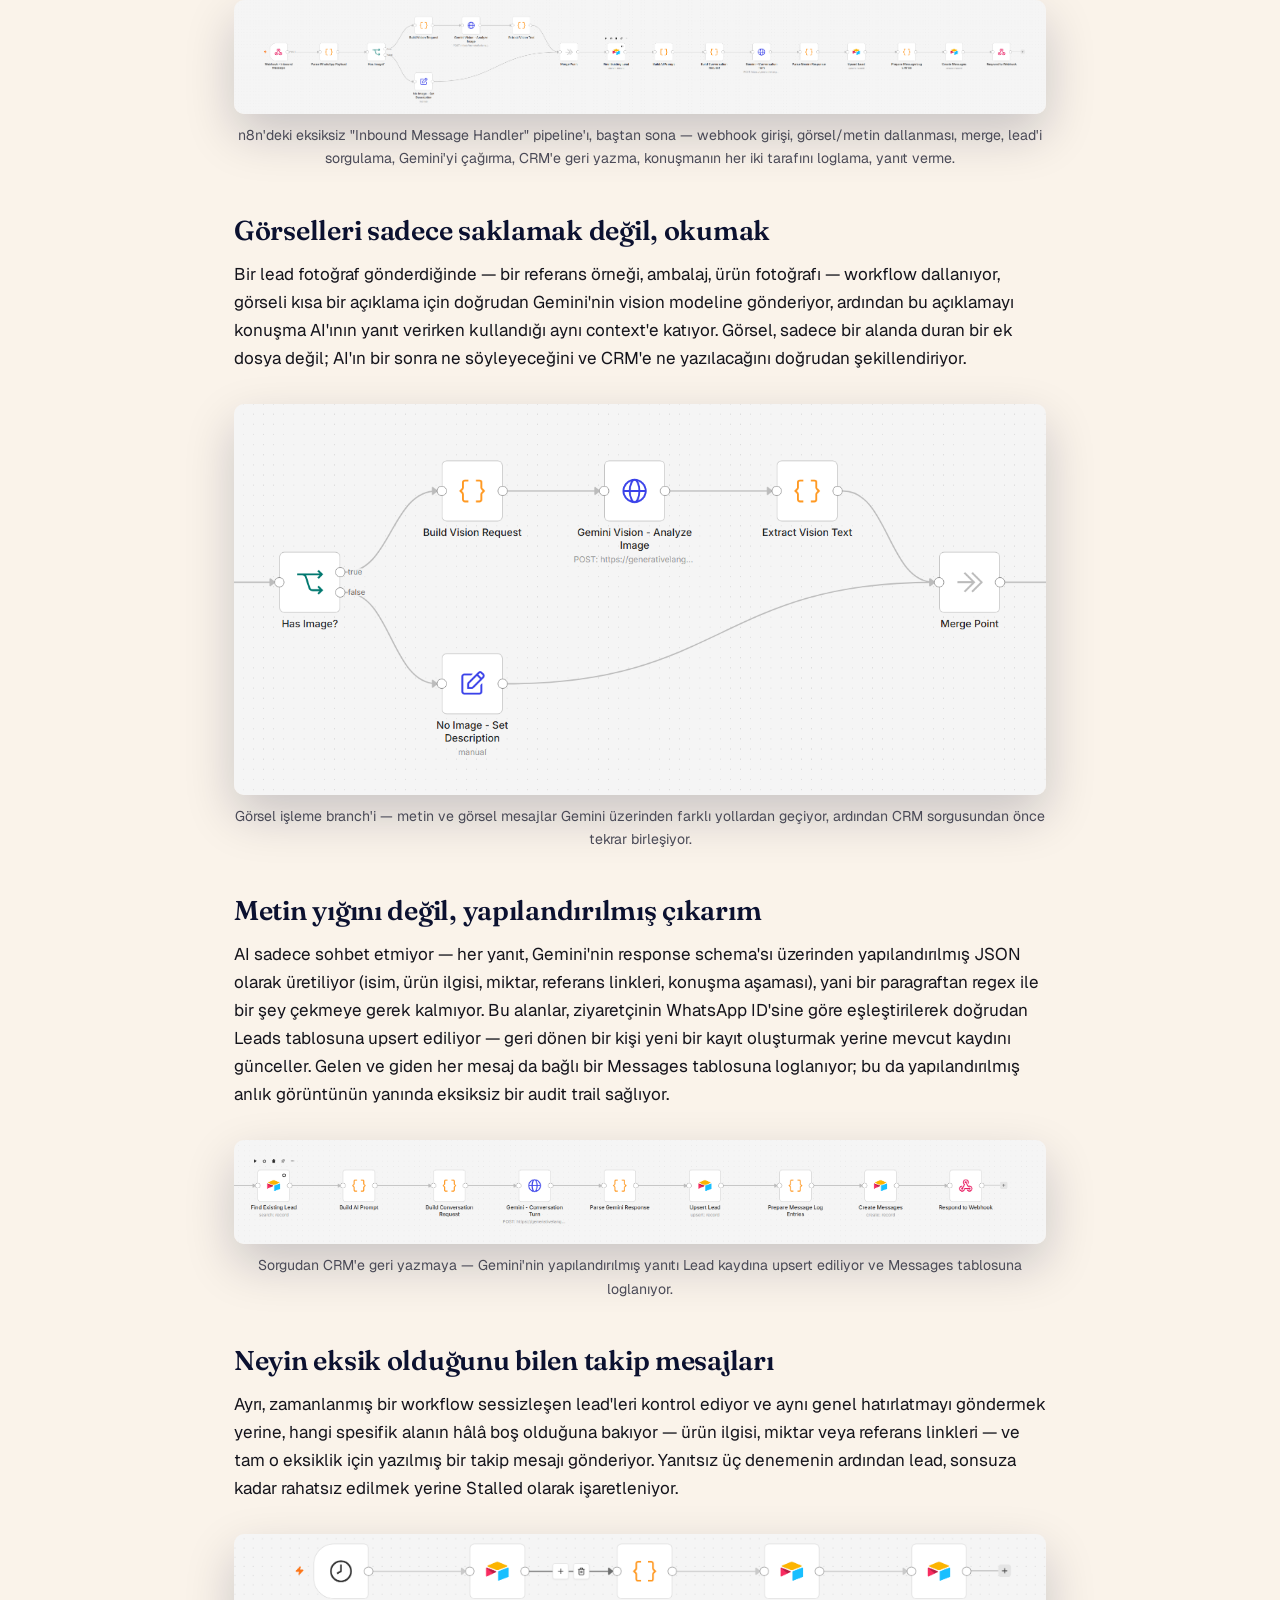
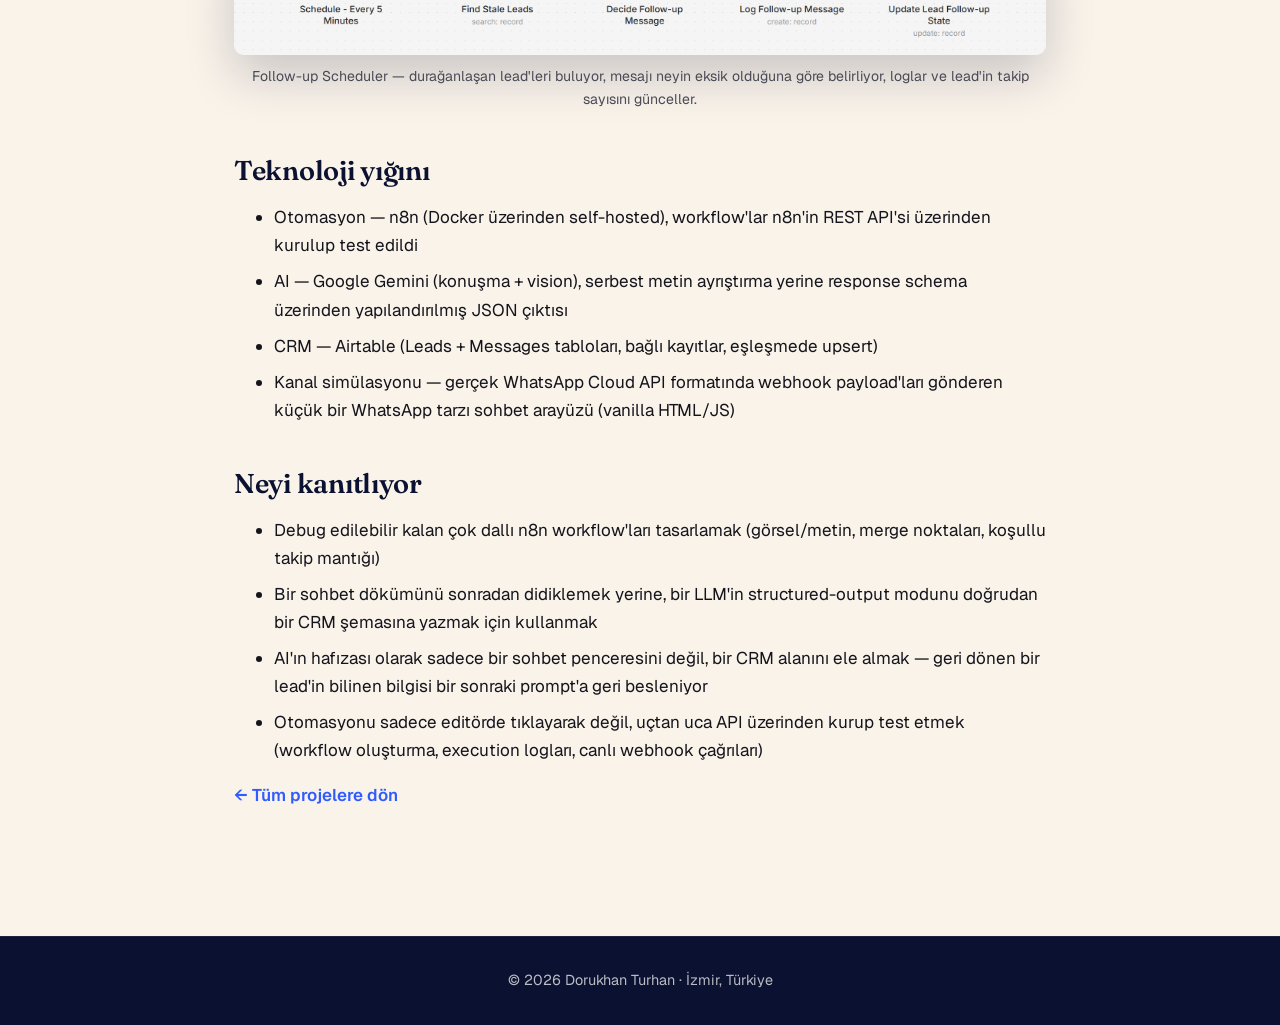
<file: projects/whatsapp-ai-lead-qualification-tr.html>
<!DOCTYPE html>
<html lang="tr">
<head>
  <meta charset="UTF-8">
  <meta name="viewport" content="width=device-width, initial-scale=1.0">
  <title>WhatsApp AI Lead Nitelendirme ve CRM Senkronizasyonu | Dorukhan Turhan</title>
  <meta name="description" content="AI destekli bir WhatsApp lead nitelendirme sisteminin kendi başıma kurduğum bir demosu: gönderenlerin eklediği görselleri okuyor, yapılandırılmış lead verisini doğrudan bir CRM&#x27;e çıkarıyor ve hâlâ eksik olan bilgiye göre uyarlanan takip mesajları gönderiyor.">
  <link rel="preconnect" href="https://fonts.googleapis.com">
  <link rel="preconnect" href="https://fonts.gstatic.com" crossorigin>
  <link href="https://fonts.googleapis.com/css2?family=Fraunces:ital,opsz,wght@0,9..144,400..700;1,9..144,400..700&amp;family=Geist:wght@400;500;600;700&amp;display=swap" rel="stylesheet">
  <link rel="stylesheet" href="../styles.css?v=">
</head>
<body class="project-page-body">

  <div id="progress"></div>

  <header class="site-header">
    <nav class="nav">
      <a href="../tr.html" class="brand"><span class="brand-mark">DT</span>Dorukhan</a>
      <ul class="nav-links">
        <li><a href="../tr.html#projects">Tüm projeler</a></li>
      </ul>
      <div class="nav-actions">
        <div class="lang-toggle">
          <a href="whatsapp-ai-lead-qualification.html" lang="en">EN</a>
          <span class="active">TR</span>
        </div>
        <a href="../tr.html#contact" class="nav-cta">İletişime geç</a>
      </div>
    </nav>
  </header>

  <section class="project-hero">
    <div class="stars"></div>
    <div class="container">
      <a href="../tr.html#projects" class="back-link">← Tüm projelere dön</a>
      <h1 class="fade-up">WhatsApp AI Lead Nitelendirme ve CRM Senkronizasyonu</h1>
      <p class="role fade-up delay-1">Rolüm: Otomasyon Mühendisi — n8n, AI Konuşma Tasarımı ve CRM Entegrasyonu</p>
      <ul class="tags fade-up delay-1"><li>n8n</li><li>CRM Otomasyonu</li><li>AI Ajan Geliştirme</li><li>Airtable</li><li>Lead Nitelendirme</li></ul>
    </div>
  </section>

  <main class="container project-page">
    <figure>
      <img src="../images/projects/whatsapp-ai-lead-qualification/chat-conversation.png" alt="WhatsApp AI Lead Nitelendirme ve CRM Senkronizasyonu">
    </figure>
    <p>Bunu, gerçek otomasyon iş ilanlarında tekrar eden bir kalıbı fark ettikten sonra kurdum: WhatsApp tabanlı lead yakalama çalıştıran işletmeler, temel konuşmayı gayet iyi yönetiyor ama üç spesifik noktada tıkanıyor — gönderenlerin eklediği görselleri okumak, AI&#x27;ın anladıklarını bir sohbet metni yığını yerine yapılandırılmış CRM alanlarına dönüştürmek, ve aynı hatırlatmayı tekrarlamak yerine gerçekten neyin hâlâ eksik olduğunu bilen takip mesajları göndermek. Bu sistemin kendi kendine yeten bir versiyonunu uçtan uca kurdum — gerçek n8n workflow&#x27;ları, gerçek bir Airtable CRM, gerçek Gemini destekli bir konuşma — sadece WhatsApp kanalının kendisi simüle edildi, çünkü bir demo için Meta Business API onayı almak gerekli değil.</p>
    <figure>
      <img src="../images/projects/whatsapp-ai-lead-qualification/pipeline-overview.png" alt="n8n&#x27;deki eksiksiz &quot;Inbound Message Handler&quot; pipeline&#x27;ı, baştan sona — webhook girişi, görsel/metin dallanması, merge, lead&#x27;i sorgulama, Gemini&#x27;yi çağırma, CRM&#x27;e geri yazma, konuşmanın her iki tarafını loglama, yanıt verme." loading="lazy">
      <figcaption>n8n&#x27;deki eksiksiz &quot;Inbound Message Handler&quot; pipeline&#x27;ı, baştan sona — webhook girişi, görsel/metin dallanması, merge, lead&#x27;i sorgulama, Gemini&#x27;yi çağırma, CRM&#x27;e geri yazma, konuşmanın her iki tarafını loglama, yanıt verme.</figcaption>
    </figure>
    <h2>Görselleri sadece saklamak değil, okumak</h2>
    <p>Bir lead fotoğraf gönderdiğinde — bir referans örneği, ambalaj, ürün fotoğrafı — workflow dallanıyor, görseli kısa bir açıklama için doğrudan Gemini&#x27;nin vision modeline gönderiyor, ardından bu açıklamayı konuşma AI&#x27;ının yanıt verirken kullandığı aynı context&#x27;e katıyor. Görsel, sadece bir alanda duran bir ek dosya değil; AI&#x27;ın bir sonra ne söyleyeceğini ve CRM&#x27;e ne yazılacağını doğrudan şekillendiriyor.</p>
    <figure>
      <img src="../images/projects/whatsapp-ai-lead-qualification/image-handling-branch.png" alt="Görsel işleme branch&#x27;i — metin ve görsel mesajlar Gemini üzerinden farklı yollardan geçiyor, ardından CRM sorgusundan önce tekrar birleşiyor." loading="lazy">
      <figcaption>Görsel işleme branch&#x27;i — metin ve görsel mesajlar Gemini üzerinden farklı yollardan geçiyor, ardından CRM sorgusundan önce tekrar birleşiyor.</figcaption>
    </figure>
    <h2>Metin yığını değil, yapılandırılmış çıkarım</h2>
    <p>AI sadece sohbet etmiyor — her yanıt, Gemini&#x27;nin response schema&#x27;sı üzerinden yapılandırılmış JSON olarak üretiliyor (isim, ürün ilgisi, miktar, referans linkleri, konuşma aşaması), yani bir paragraftan regex ile bir şey çekmeye gerek kalmıyor. Bu alanlar, ziyaretçinin WhatsApp ID&#x27;sine göre eşleştirilerek doğrudan Leads tablosuna upsert ediliyor — geri dönen bir kişi yeni bir kayıt oluşturmak yerine mevcut kaydını günceller. Gelen ve giden her mesaj da bağlı bir Messages tablosuna loglanıyor; bu da yapılandırılmış anlık görüntünün yanında eksiksiz bir audit trail sağlıyor.</p>
    <figure>
      <img src="../images/projects/whatsapp-ai-lead-qualification/crm-writeback.png" alt="Sorgudan CRM&#x27;e geri yazmaya — Gemini&#x27;nin yapılandırılmış yanıtı Lead kaydına upsert ediliyor ve Messages tablosuna loglanıyor." loading="lazy">
      <figcaption>Sorgudan CRM&#x27;e geri yazmaya — Gemini&#x27;nin yapılandırılmış yanıtı Lead kaydına upsert ediliyor ve Messages tablosuna loglanıyor.</figcaption>
    </figure>
    <h2>Neyin eksik olduğunu bilen takip mesajları</h2>
    <p>Ayrı, zamanlanmış bir workflow sessizleşen lead&#x27;leri kontrol ediyor ve aynı genel hatırlatmayı göndermek yerine, hangi spesifik alanın hâlâ boş olduğuna bakıyor — ürün ilgisi, miktar veya referans linkleri — ve tam o eksiklik için yazılmış bir takip mesajı gönderiyor. Yanıtsız üç denemenin ardından lead, sonsuza kadar rahatsız edilmek yerine Stalled olarak işaretleniyor.</p>
    <figure>
      <img src="../images/projects/whatsapp-ai-lead-qualification/followup-scheduler.png" alt="Follow-up Scheduler — durağanlaşan lead&#x27;leri buluyor, mesajı neyin eksik olduğuna göre belirliyor, loglar ve lead&#x27;in takip sayısını günceller." loading="lazy">
      <figcaption>Follow-up Scheduler — durağanlaşan lead&#x27;leri buluyor, mesajı neyin eksik olduğuna göre belirliyor, loglar ve lead&#x27;in takip sayısını günceller.</figcaption>
    </figure>
    <h2>Teknoloji yığını</h2>
    <ul>
      <li>Otomasyon — n8n (Docker üzerinden self-hosted), workflow&#x27;lar n8n&#x27;in REST API&#x27;si üzerinden kurulup test edildi</li>
      <li>AI — Google Gemini (konuşma + vision), serbest metin ayrıştırma yerine response schema üzerinden yapılandırılmış JSON çıktısı</li>
      <li>CRM — Airtable (Leads + Messages tabloları, bağlı kayıtlar, eşleşmede upsert)</li>
      <li>Kanal simülasyonu — gerçek WhatsApp Cloud API formatında webhook payload&#x27;ları gönderen küçük bir WhatsApp tarzı sohbet arayüzü (vanilla HTML/JS)</li>
    </ul>
    <h2>Neyi kanıtlıyor</h2>
    <ul>
      <li>Debug edilebilir kalan çok dallı n8n workflow&#x27;ları tasarlamak (görsel/metin, merge noktaları, koşullu takip mantığı)</li>
      <li>Bir sohbet dökümünü sonradan didiklemek yerine, bir LLM&#x27;in structured-output modunu doğrudan bir CRM şemasına yazmak için kullanmak</li>
      <li>AI&#x27;ın hafızası olarak sadece bir sohbet penceresini değil, bir CRM alanını ele almak — geri dönen bir lead&#x27;in bilinen bilgisi bir sonraki prompt&#x27;a geri besleniyor</li>
      <li>Otomasyonu sadece editörde tıklayarak değil, uçtan uca API üzerinden kurup test etmek (workflow oluşturma, execution logları, canlı webhook çağrıları)</li>
    </ul>
    <p><a href="../tr.html#projects" class="back-link bottom">← Tüm projelere dön</a></p>
  </main>

  <footer class="site-footer">
    <p>© 2026 Dorukhan Turhan · İzmir, Türkiye</p>
  </footer>

</body>
</html>
</file>
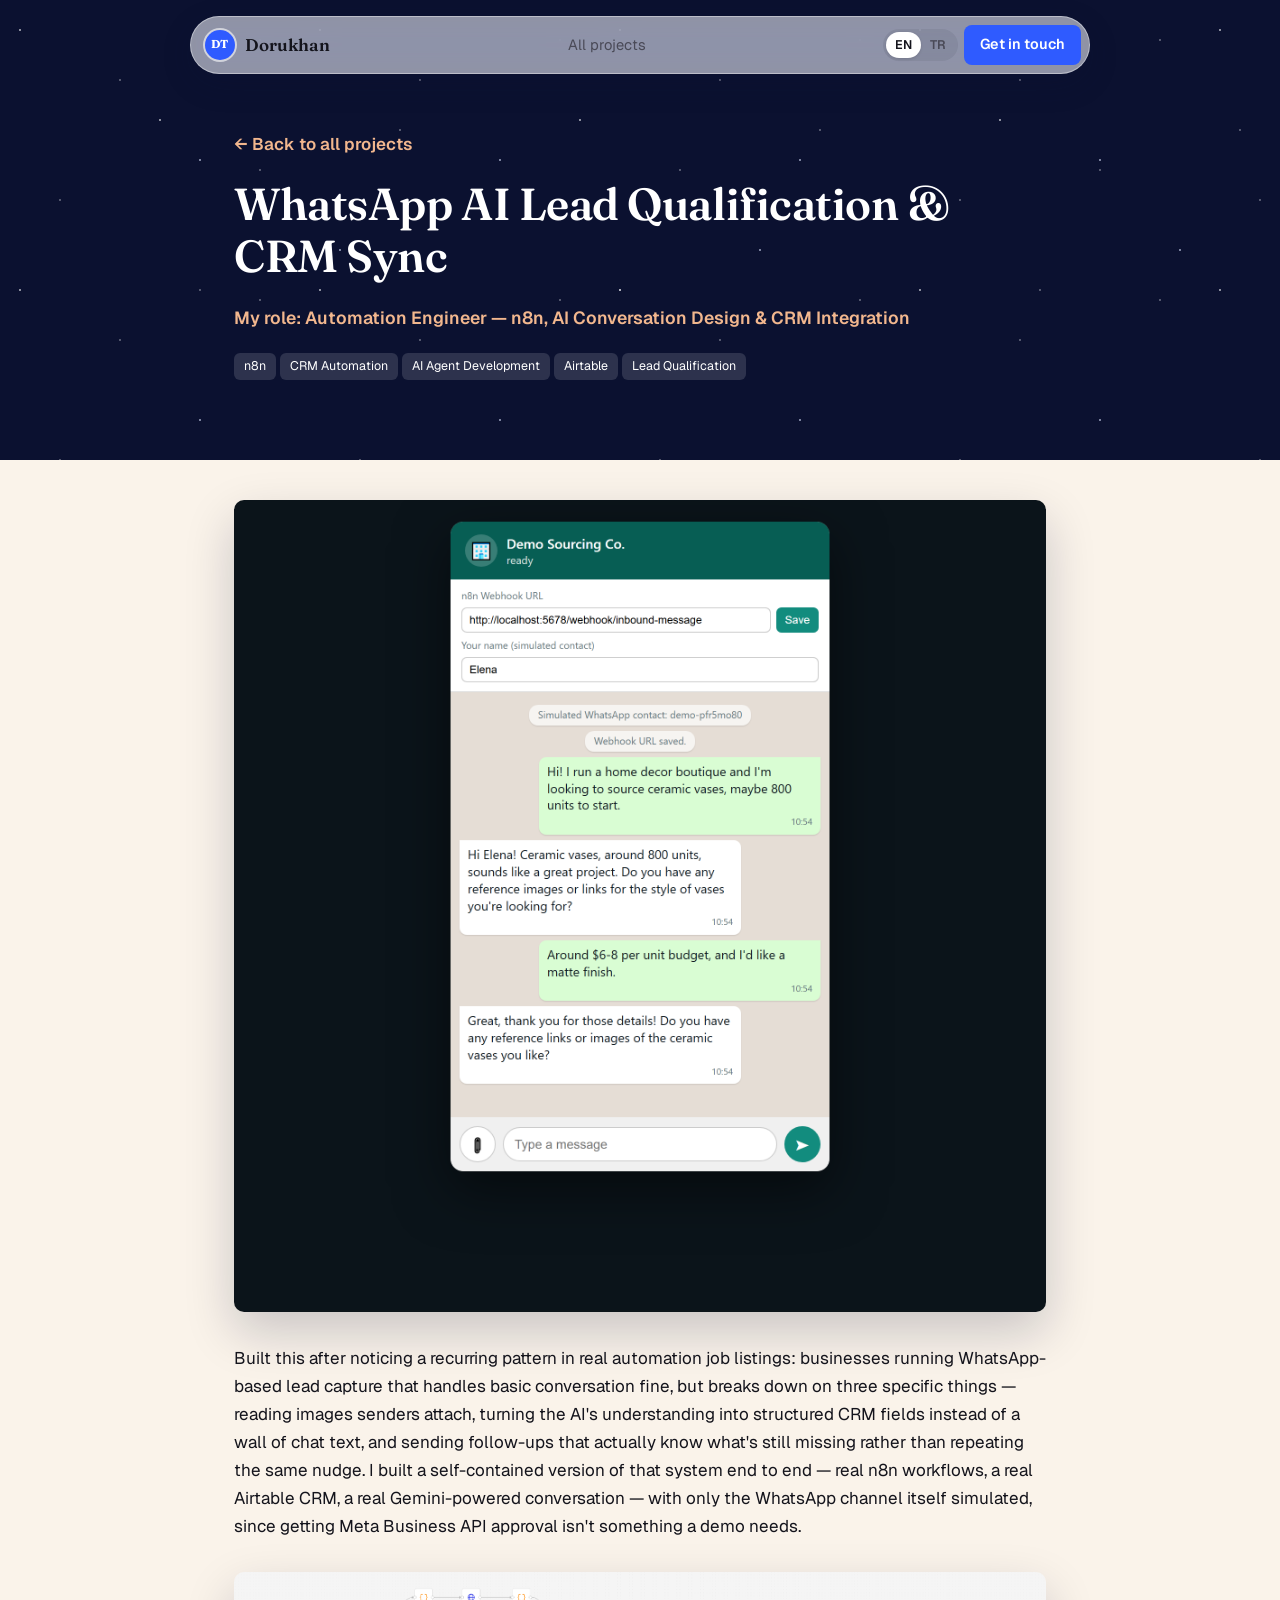
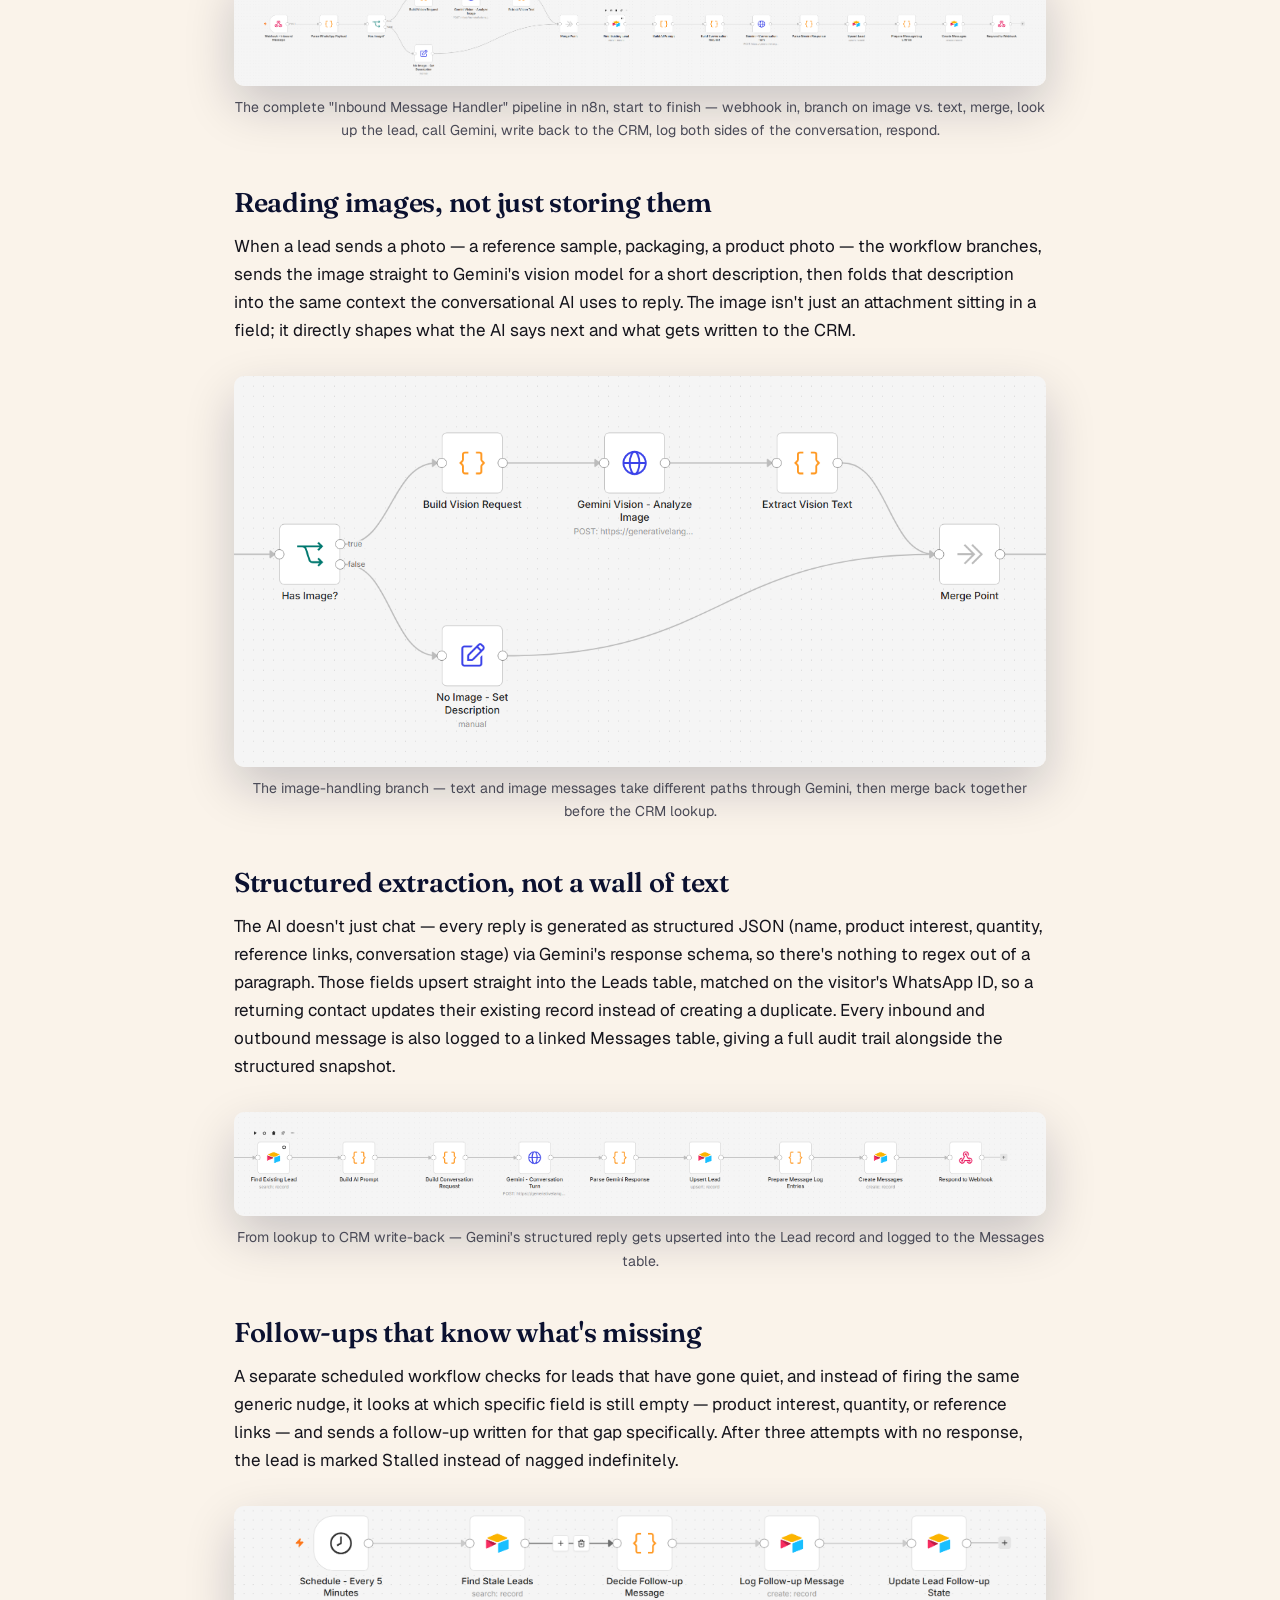
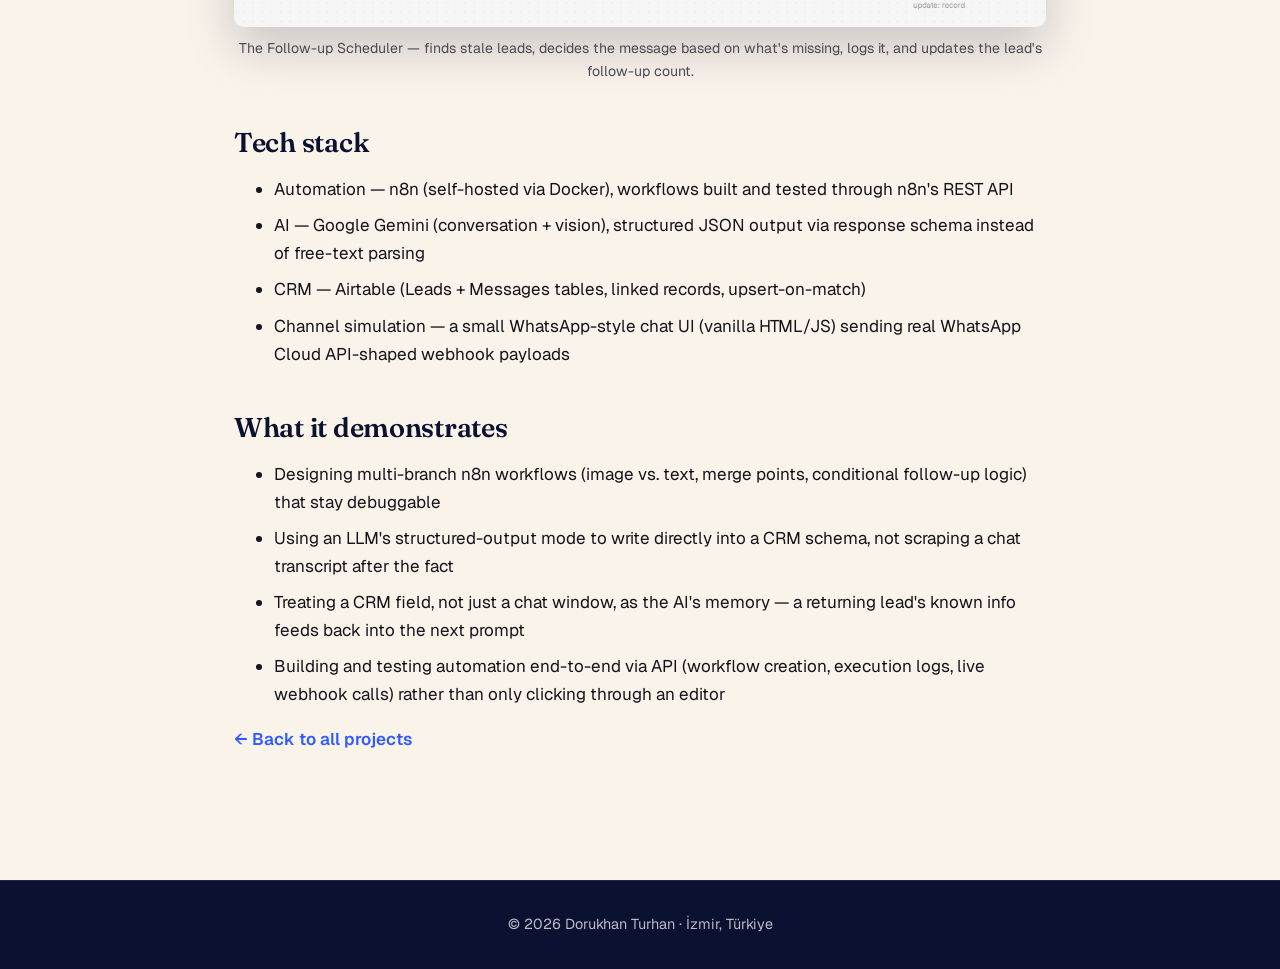
<file: projects/whatsapp-ai-lead-qualification.html>
<!DOCTYPE html>
<html lang="en">
<head>
  <meta charset="UTF-8">
  <meta name="viewport" content="width=device-width, initial-scale=1.0">
  <title>WhatsApp AI Lead Qualification &amp; CRM Sync | Dorukhan Turhan</title>
  <meta name="description" content="A self-built demo of an AI-driven WhatsApp lead-qualification system: it reads images senders attach, extracts structured lead data straight into a CRM, and sends follow-ups that adapt to whatever information is still missing.">
  <link rel="preconnect" href="https://fonts.googleapis.com">
  <link rel="preconnect" href="https://fonts.gstatic.com" crossorigin>
  <link href="https://fonts.googleapis.com/css2?family=Fraunces:ital,opsz,wght@0,9..144,400..700;1,9..144,400..700&amp;family=Geist:wght@400;500;600;700&amp;display=swap" rel="stylesheet">
  <link rel="stylesheet" href="../styles.css?v=">
</head>
<body class="project-page-body">

  <div id="progress"></div>

  <header class="site-header">
    <nav class="nav">
      <a href="../index.html" class="brand"><span class="brand-mark">DT</span>Dorukhan</a>
      <ul class="nav-links">
        <li><a href="../index.html#projects">All projects</a></li>
      </ul>
      <div class="nav-actions">
        <div class="lang-toggle">
          <span class="active">EN</span>
          <a href="whatsapp-ai-lead-qualification-tr.html" lang="tr">TR</a>
        </div>
        <a href="../index.html#contact" class="nav-cta">Get in touch</a>
      </div>
    </nav>
  </header>

  <section class="project-hero">
    <div class="stars"></div>
    <div class="container">
      <a href="../index.html#projects" class="back-link">← Back to all projects</a>
      <h1 class="fade-up">WhatsApp AI Lead Qualification &amp; CRM Sync</h1>
      <p class="role fade-up delay-1">My role: Automation Engineer — n8n, AI Conversation Design &amp; CRM Integration</p>
      <ul class="tags fade-up delay-1"><li>n8n</li><li>CRM Automation</li><li>AI Agent Development</li><li>Airtable</li><li>Lead Qualification</li></ul>
    </div>
  </section>

  <main class="container project-page">
    <figure>
      <img src="../images/projects/whatsapp-ai-lead-qualification/chat-conversation.png" alt="WhatsApp AI Lead Qualification &amp; CRM Sync">
    </figure>
    <p>Built this after noticing a recurring pattern in real automation job listings: businesses running WhatsApp-based lead capture that handles basic conversation fine, but breaks down on three specific things — reading images senders attach, turning the AI&#x27;s understanding into structured CRM fields instead of a wall of chat text, and sending follow-ups that actually know what&#x27;s still missing rather than repeating the same nudge. I built a self-contained version of that system end to end — real n8n workflows, a real Airtable CRM, a real Gemini-powered conversation — with only the WhatsApp channel itself simulated, since getting Meta Business API approval isn&#x27;t something a demo needs.</p>
    <figure>
      <img src="../images/projects/whatsapp-ai-lead-qualification/pipeline-overview.png" alt="The complete &quot;Inbound Message Handler&quot; pipeline in n8n, start to finish — webhook in, branch on image vs. text, merge, look up the lead, call Gemini, write back to the CRM, log both sides of the conversation, respond." loading="lazy">
      <figcaption>The complete &quot;Inbound Message Handler&quot; pipeline in n8n, start to finish — webhook in, branch on image vs. text, merge, look up the lead, call Gemini, write back to the CRM, log both sides of the conversation, respond.</figcaption>
    </figure>
    <h2>Reading images, not just storing them</h2>
    <p>When a lead sends a photo — a reference sample, packaging, a product photo — the workflow branches, sends the image straight to Gemini&#x27;s vision model for a short description, then folds that description into the same context the conversational AI uses to reply. The image isn&#x27;t just an attachment sitting in a field; it directly shapes what the AI says next and what gets written to the CRM.</p>
    <figure>
      <img src="../images/projects/whatsapp-ai-lead-qualification/image-handling-branch.png" alt="The image-handling branch — text and image messages take different paths through Gemini, then merge back together before the CRM lookup." loading="lazy">
      <figcaption>The image-handling branch — text and image messages take different paths through Gemini, then merge back together before the CRM lookup.</figcaption>
    </figure>
    <h2>Structured extraction, not a wall of text</h2>
    <p>The AI doesn&#x27;t just chat — every reply is generated as structured JSON (name, product interest, quantity, reference links, conversation stage) via Gemini&#x27;s response schema, so there&#x27;s nothing to regex out of a paragraph. Those fields upsert straight into the Leads table, matched on the visitor&#x27;s WhatsApp ID, so a returning contact updates their existing record instead of creating a duplicate. Every inbound and outbound message is also logged to a linked Messages table, giving a full audit trail alongside the structured snapshot.</p>
    <figure>
      <img src="../images/projects/whatsapp-ai-lead-qualification/crm-writeback.png" alt="From lookup to CRM write-back — Gemini&#x27;s structured reply gets upserted into the Lead record and logged to the Messages table." loading="lazy">
      <figcaption>From lookup to CRM write-back — Gemini&#x27;s structured reply gets upserted into the Lead record and logged to the Messages table.</figcaption>
    </figure>
    <h2>Follow-ups that know what&#x27;s missing</h2>
    <p>A separate scheduled workflow checks for leads that have gone quiet, and instead of firing the same generic nudge, it looks at which specific field is still empty — product interest, quantity, or reference links — and sends a follow-up written for that gap specifically. After three attempts with no response, the lead is marked Stalled instead of nagged indefinitely.</p>
    <figure>
      <img src="../images/projects/whatsapp-ai-lead-qualification/followup-scheduler.png" alt="The Follow-up Scheduler — finds stale leads, decides the message based on what&#x27;s missing, logs it, and updates the lead&#x27;s follow-up count." loading="lazy">
      <figcaption>The Follow-up Scheduler — finds stale leads, decides the message based on what&#x27;s missing, logs it, and updates the lead&#x27;s follow-up count.</figcaption>
    </figure>
    <h2>Tech stack</h2>
    <ul>
      <li>Automation — n8n (self-hosted via Docker), workflows built and tested through n8n&#x27;s REST API</li>
      <li>AI — Google Gemini (conversation + vision), structured JSON output via response schema instead of free-text parsing</li>
      <li>CRM — Airtable (Leads + Messages tables, linked records, upsert-on-match)</li>
      <li>Channel simulation — a small WhatsApp-style chat UI (vanilla HTML/JS) sending real WhatsApp Cloud API-shaped webhook payloads</li>
    </ul>
    <h2>What it demonstrates</h2>
    <ul>
      <li>Designing multi-branch n8n workflows (image vs. text, merge points, conditional follow-up logic) that stay debuggable</li>
      <li>Using an LLM&#x27;s structured-output mode to write directly into a CRM schema, not scraping a chat transcript after the fact</li>
      <li>Treating a CRM field, not just a chat window, as the AI&#x27;s memory — a returning lead&#x27;s known info feeds back into the next prompt</li>
      <li>Building and testing automation end-to-end via API (workflow creation, execution logs, live webhook calls) rather than only clicking through an editor</li>
    </ul>
    <p><a href="../index.html#projects" class="back-link bottom">← Back to all projects</a></p>
  </main>

  <footer class="site-footer">
    <p>© 2026 Dorukhan Turhan · İzmir, Türkiye</p>
  </footer>

</body>
</html>
</file>
<file: styles.css>
/* Dorukhan Turhan - kişisel web sitesi */

/* 1. Renkler ve yazı tipleri */
:root {
    --night: #0b1130;
    --night-soft: #1c2b6b;
    --coral: #f2b78e;
    --cream: #faf3ea;
    --ink: #14141c;
    --ink-soft: #4a4a57;
    --accent: #2f5bff;
    --white-70: rgba(255, 255, 255, 0.72);
    --surface: #121a45;
    --surface-2: #19235a;
    --border: #27326c;
    --radius: 10px;
    --max-width: 1120px;
    --font-body: "Geist", "Inter", "Segoe UI", Arial, sans-serif;
    --font-display: "Fraunces", Georgia, serif;
}

/* 2. Genel */
* { box-sizing: border-box; }
html { scroll-behavior: smooth; scroll-padding-top: 96px; }
body { margin: 0; font-family: var(--font-body); font-size: 17px; line-height: 1.65; color: var(--ink); background: var(--night); }
h1, h2, h3 { font-family: var(--font-display); font-weight: 600; line-height: 1.15; margin: 0 0 0.5em; letter-spacing: -0.01em; }
h2 { font-size: 2.6rem; }
h3 { font-size: 1.3rem; }
p { margin: 0 0 1em; }
a { color: var(--accent); }
img { max-width: 100%; display: block; }

/* Listeler */
.nav-links,
.timeline,
.chips,
.marquee-track,
.contact-list { list-style: none; margin: 0; padding: 0; }

/* Ortalanmış içerik kutusu */
.container { max-width: var(--max-width); margin: 0 auto; padding: 0 24px; }

/* 3. Üst menü */
.site-header { position: fixed; top: 16px; left: 0; right: 0; z-index: 20; padding: 0 16px; }

.nav {
    max-width: 900px;
    margin: 0 auto;
    display: flex;
    align-items: center;
    justify-content: space-between;
    gap: 8px;
    padding: 8px 8px 8px 14px;
    background: rgba(255, 255, 255, 0.55);
    border: 1px solid rgba(255, 255, 255, 0.4);
    border-radius: 999px;
    box-shadow: 0 10px 30px rgba(11, 17, 48, 0.18);
    backdrop-filter: blur(16px) saturate(160%);
}

.brand { display: flex; align-items: center; gap: 10px; font-family: var(--font-display); font-weight: 600; color: var(--ink); text-decoration: none; white-space: nowrap; }

/* Logo */
.brand-mark {
    display: inline-flex;
    align-items: center;
    justify-content: center;
    width: 30px;
    height: 30px;
    border-radius: 50%;
    background: var(--accent);
    color: #fff;
    font-family: var(--font-display);
    font-size: 0.72rem;
    font-weight: 700;
    letter-spacing: 0.03em;
    box-shadow: 0 0 0 2px rgba(255, 255, 255, 0.6);
}

.nav-links { display: flex; align-items: center; gap: 2px; }

.nav-links a {
    display: block;
    padding: 6px 12px;
    border-radius: 999px;
    color: var(--ink-soft);
    text-decoration: none;
    font-size: 0.92rem;
    white-space: nowrap;
    transition: background-color 0.2s, color 0.2s;
}

.nav-links a:hover { background: rgba(255, 255, 255, 0.75); color: var(--ink); }
.nav-actions { display: flex; align-items: center; gap: 6px; }

/* Dil seçimi (EN / TR) */
.lang-toggle { display: flex; padding: 3px; border-radius: 999px; background: rgba(20, 20, 28, 0.07); font-size: 0.78rem; font-weight: 600; }

.lang-toggle span,
.lang-toggle a { padding: 3px 9px; border-radius: 999px; color: var(--ink-soft); text-decoration: none; }
.lang-toggle .active { background: #fff; color: var(--ink); box-shadow: 0 1px 3px rgba(0, 0, 0, 0.12); }

.nav-cta {
    padding: 8px 16px;
    border-radius: 8px;
    background: var(--accent);
    color: #fff;
    font-size: 0.9rem;
    font-weight: 600;
    text-decoration: none;
    white-space: nowrap;
    transition: background-color 0.2s, box-shadow 0.2s;
}

.nav-cta:hover { background: #1f47e0; }

/* Mobil menü butonları */
.menu-button { display: none; }

/* İlerleme çubuğu */
#progress {
    position: fixed;
    top: 0;
    left: 0;
    right: 0;
    height: 3px;
    background: var(--accent);
    transform-origin: left;
    transform: scaleX(0);
    z-index: 30;
}

/* 4. Butonlar */
.btn {
    display: inline-block;
    overflow: hidden;
    padding: 14px 26px;
    border-radius: 8px;
    font-weight: 600;
    text-decoration: none;
    transition: transform 0.25s, box-shadow 0.25s, background-color 0.25s;
}

.btn:hover { transform: translateY(-3px); }
.btn-primary { background: var(--accent); color: #fff; box-shadow: 0 6px 16px rgba(0, 0, 0, 0.3); }
.btn-primary:hover { background: #1f47e0; box-shadow: 0 10px 22px rgba(0, 0, 0, 0.35); }
.btn-ghost { color: #fff; border: 1px solid var(--border); background: var(--surface); }
.btn-dark { background: var(--night); color: #fff; }

/* 5. Bölümler */
.section { position: relative; padding: 110px 0; border-top: 1px solid var(--border); }


/* Koyu bölümler */
.on-dark { color: #fff; }
.on-dark .section-intro { color: var(--white-70); }

.eyebrow {
    display: inline-flex;
    align-items: center;
    gap: 8px;
    font-size: 0.78rem;
    font-weight: 700;
    letter-spacing: 0.16em;
    text-transform: uppercase;
    color: var(--accent);
    margin-bottom: 14px;
}

/* Bölüm etiketi */
.eyebrow::before { content: ""; width: 8px; height: 8px; border-radius: 50%; background: currentColor; }
.on-dark .eyebrow { color: var(--coral); }
.section-intro { max-width: 640px; color: var(--ink-soft); font-size: 1.08rem; margin-bottom: 48px; }

/* 6. Giriş bölümü */
.hero {
    position: relative;
    min-height: 100vh;
    display: flex;
    align-items: center;
    overflow: hidden;
    background: var(--night);
    color: #fff;
    text-align: center;
    padding: 140px 0 100px;
}

/* Yıldızlar */
.stars,
.stars::after {
    position: absolute;
    inset: 0;
    background-image:
        radial-gradient(1.5px 1.5px at 20px 30px, #fff, transparent),
        radial-gradient(1px 1px at 120px 80px, #fff, transparent),
        radial-gradient(1.5px 1.5px at 200px 160px, #dfe6ff, transparent),
        radial-gradient(1px 1px at 60px 200px, #fff, transparent),
        radial-gradient(1px 1px at 260px 40px, #fff, transparent);
    background-size: 300px 260px;
    animation: twinkle 5s ease-in-out infinite alternate;
}

.stars::after { content: ""; background-size: 420px 380px; background-position: 140px 90px; animation-duration: 3.5s; animation-delay: 1.5s; }
.hero-content { position: relative; max-width: 1040px; }
.hero h1 { font-size: 4rem; font-weight: 500; margin: 28px 0 22px; }

/* Renk geçişli başlık */
.gradient-text {
    background: linear-gradient(90deg, #fff 0%, #c7d2ff 30%, var(--coral) 55%, #fff 80%);
    background-size: 200% auto;
    -webkit-background-clip: text;
    background-clip: text;
    color: transparent;
    animation: shimmer 8s linear infinite;
}

.hero-sub { font-size: 1.2rem; color: var(--white-70); max-width: 640px; margin: 0 auto 36px; }
.hero .btn { margin: 6px; }

/* 7. Ziyaretçiye göre kişiselleştirme */
/* Gizli kontroller */
.persona-radios,
.more-toggle { position: absolute; opacity: 0; pointer-events: none; }

/* Seçim sonrası not */
.persona-note { margin: 22px 0 0; font-size: 0.9rem; color: var(--white-70); }
.persona-note label { color: #c7d2ff; text-decoration: underline; text-underline-offset: 3px; cursor: pointer; }
.persona-note label:hover { color: #fff; }

/* Alternatif başlık */
.hero-title { font-family: var(--font-display); font-size: 4rem; font-weight: 500; line-height: 1.15; margin: 28px 0 22px; color: #fff; }

/* Seçime göre içerik */
.v-alt { display: none; }
body:has(.persona-radio:not(#v-all):checked) .v-default { display: none; }

body:has(#v-recruiter:checked) .v-recruiter,
body:has(#v-client:checked) .v-client,
body:has(#v-student:checked) .v-student { display: block; animation: fade-up 0.6s cubic-bezier(0.2, 0.7, 0.2, 1) both; }

/* Bölüm sırası */
main:not(.project-page) { display: flex; flex-direction: column; background: var(--night); }
body:has(.persona-radio:not(#v-all):checked) main > .hero    { order: -2; }
body:has(.persona-radio:not(#v-all):checked) main > .marquee { order: -1; }
body:has(.persona-radio:not(#v-all):checked) main > .section { order: 10; }
body:has(.persona-radio:not(#v-all):checked) main > #cv      { order: 15; }
body:has(.persona-radio:not(#v-all):checked) main > #contact { order: 20; }
body:has(#v-recruiter:checked) #about     { order: 1; }
body:has(#v-recruiter:checked) #education { order: 2; }
body:has(#v-recruiter:checked) #cv        { order: 3; }
body:has(#v-client:checked) #projects     { order: 1; }
body:has(#v-client:checked) #testimonials { order: 2; }
body:has(#v-client:checked) #assistant    { order: 3; }
body:has(#v-student:checked) #projects  { order: 1; }
body:has(#v-student:checked) #skills    { order: 2; }
body:has(#v-student:checked) #education { order: 3; }

/* "Picked for you" etiketi */
:root { --picked: "Picked for you"; }
:root:lang(tr) { --picked: "Sizin için seçildi"; }

body:has(#v-recruiter:checked) :is(#about, #education) .eyebrow::after,
body:has(#v-client:checked) :is(#projects, #testimonials, #assistant) .eyebrow::after,
body:has(#v-student:checked) :is(#projects, #skills, #education) .eyebrow::after {
    content: var(--picked);
    margin-left: 6px;
    padding: 2px 8px;
    border-radius: 4px;
    background: var(--accent);
    color: #fff;
    font-size: 0.66rem;
    letter-spacing: 0.08em;
}

/* 8. Karşılama ekranı */
.gate {
    display: none;
    position: fixed;
    inset: 0;
    z-index: 100;
    align-items: center;
    justify-content: center;
    padding: 24px;
    overflow-y: auto;
    background: var(--night);
    color: #fff;
    animation: type-in 0.4s both;
}

body:has(#v-all:checked):not(:has(:target)) .gate,
body:has(#v-change:checked) .gate { display: flex; }

body:has(#v-all:checked):not(:has(:target)),
body:has(#v-change:checked) { overflow: hidden; }

body:has(#v-all:checked):not(:has(:target)) .hero-content,
body:has(#v-change:checked) .hero-content { display: none; }
.gate-box { position: relative; width: 100%; max-width: 780px; text-align: center; }
.gate-brand { display: flex; justify-content: center; align-items: center; gap: 10px; margin: 0 0 28px; font-family: var(--font-display); font-weight: 600; }
.gate .eyebrow { color: var(--coral); }
.gate h2 { font-size: 3rem; margin-bottom: 10px; }
.gate-sub { color: var(--white-70); margin-bottom: 36px; }
.gate-options { display: grid; grid-template-columns: repeat(3, 1fr); gap: 16px; }

/* Seçenek kartları */
.gate-option {
    display: flex;
    flex-direction: column;
    align-items: center;
    gap: 8px;
    padding: 28px 18px;
    background: var(--surface);
    border: 1px solid var(--border);
    border-radius: var(--radius);
    cursor: pointer;
    transition: border-color 0.2s, background-color 0.2s, transform 0.2s;
    animation: fade-up 0.6s cubic-bezier(0.2, 0.7, 0.2, 1) calc(0.15s + var(--n) * 0.1s) both;
}

.gate-option:hover { border-color: var(--accent); background: var(--surface-2); transform: translateY(-3px); }

.gate-icon {
    display: flex;
    align-items: center;
    justify-content: center;
    width: 48px;
    height: 48px;
    margin-bottom: 6px;
    border-radius: 8px;
    background: var(--accent);
    color: #fff;
}

.gate-icon svg { width: 22px; height: 22px; }
.gate-option strong { font-family: var(--font-display); font-size: 1.25rem; }
.gate-option span:last-child { font-size: 0.88rem; color: var(--white-70); }
.gate-skip-link { display: inline-block; margin-top: 28px; color: var(--white-70); text-decoration: underline; text-underline-offset: 4px; cursor: pointer; }
.gate-skip-link:hover { color: #fff; }

.gate-lang {
    position: absolute;
    top: 20px;
    right: 24px;
    padding: 6px 12px;
    border: 1px solid var(--border);
    border-radius: 6px;
    color: var(--white-70);
    font-size: 0.9rem;
    text-decoration: none;
}

.gate-lang:hover { color: #fff; }

/* Daktilo efekti */
.typing-title { --start: 0.4s; --speed: 0.045s; }
.typing-sub { --start: 2.9s; --speed: 0.012s; }

.typing [style] {
    animation-name: type-in, caret;
    animation-duration: 0.01s, calc(var(--speed) * 2);
    animation-fill-mode: both, none;
    animation-timing-function: linear;
    animation-delay: calc(var(--start) + var(--i) * var(--speed));
}

/* Yanıp sönen imleç */
.typing-sub > span::after {
    content: "";
    display: inline-block;
    width: 2px;
    height: 1.1em;
    margin-left: 4px;
    vertical-align: -0.15em;
    background: #c7d2ff;
    opacity: 0;
    animation: blink 1s 4.7s step-end infinite;
}

/* Açılış animasyonu */
.fade-up { animation: fade-up 0.9s cubic-bezier(0.2, 0.7, 0.2, 1) both; }
.delay-1 { animation-delay: 0.15s; }
.after-typing   { animation-delay: 3.2s; }

/* 9. Hakkımda */
.about-card { display: flow-root; background: var(--cream); border-radius: 12px; padding: 48px; box-shadow: 0 20px 40px rgba(0, 0, 0, 0.3); }
.profile-photo { float: left; width: 300px; margin: 0 48px 0 0; border-radius: 10px; box-shadow: 0 20px 40px rgba(11, 17, 48, 0.25); transition: transform 0.4s; }
.profile-photo:hover { transform: rotate(-1.5deg) scale(1.02); }
.about-text { display: flow-root; }
.about-text h2 { color: var(--night); }
.role { font-size: 1.1rem; color: var(--accent); font-weight: 600; }
.about-text .btn { margin: 8px 10px 0 0; }

/* 10. Eğitim ve deneyim */
.timeline {
}

.timeline-item { display: grid; grid-template-columns: 200px 1fr; column-gap: 40px; padding: 30px 0; border-top: 1px solid var(--border); }
.timeline-item:last-child { border-bottom: 1px solid var(--border); }
.timeline-item > * { grid-column: 2; }
.timeline-date { grid-column: 1; grid-row: 1 / span 4; padding-top: 4px; font-size: 0.9rem; color: var(--white-70); }
.timeline-item h3 { margin: 0 0 2px; }
.org { color: #c7d2ff; font-weight: 600; margin-bottom: 8px; }

.timeline-item p,
.timeline-item li { color: rgba(255, 255, 255, 0.85); }
.timeline-item ul { margin: 0; padding-left: 20px; }

/* 11. Yetkinlikler */
.card-grid { display: grid; grid-template-columns: repeat(3, 1fr); gap: 24px; }
.card { background: var(--surface); border: 1px solid var(--border); border-radius: var(--radius); padding: 30px; transition: transform 0.3s, background-color 0.3s; }
.card:hover { transform: translateY(-6px); background: var(--surface-2); }

/* Kart numaraları */
.card-icon {
    display: inline-flex;
    align-items: center;
    justify-content: center;
    width: 48px;
    height: 48px;
    border-radius: 8px;
    background: var(--accent);
    font-family: var(--font-display);
    font-size: 1.1rem;
    font-weight: 700;
    color: #fff;
    margin-bottom: 18px;
}

.card p { color: rgba(255, 255, 255, 0.82); margin: 0; }
.skill-groups { margin-top: 40px; display: grid; grid-template-columns: repeat(2, 1fr); gap: 28px 48px; }
.skill-groups h3 { font-family: var(--font-body); font-size: 1rem; font-weight: 600; color: #fff; }

.chips {
}

/* Yetenek etiketleri */
.chips li {
    float: left;
    margin: 0 8px 8px 0;
    padding: 5px 14px;
    border-radius: 6px;
    background: var(--surface);
    border: 1px solid var(--border);
    color: #fff;
    font-size: 0.88rem;
    transition: background-color 0.2s;
}

.chips li:hover { background: var(--surface-2); }
.chips::after { content: ""; display: block; clear: both; }

/* Kayan teknoloji şeridi */
.marquee {
    overflow: hidden;
    padding: 26px 0;
    background: var(--night);
    -webkit-mask-image: linear-gradient(90deg, transparent, #000 12%, #000 88%, transparent);
    mask-image: linear-gradient(90deg, transparent, #000 12%, #000 88%, transparent);
}

.marquee-track { display: flex; width: max-content; animation: marquee 40s linear infinite; }
.marquee-track li { display: flex; align-items: center; gap: 10px; margin-right: 48px; color: rgba(255, 255, 255, 0.82); font-weight: 500; white-space: nowrap; }
.marquee-track li::before { content: ""; width: 7px; height: 7px; border-radius: 50%; background: #c7d2ff; }
.marquee:hover .marquee-track { animation-play-state: paused; }

/* 12. Projeler */
.project-grid { display: grid; grid-template-columns: repeat(3, 1fr); gap: 28px; }

/* Daha fazla göster */
.project-card:nth-child(n + 4) { display: none; }
.more-toggle:checked ~ .project-grid .project-card { display: flex; }
.more-wrap { margin-top: 40px; text-align: center; }
.more-button { cursor: pointer; }
.less-label { display: none; }
.more-toggle:checked ~ .more-wrap .more-label { display: none; }
.more-toggle:checked ~ .more-wrap .less-label { display: inline; }
.more-toggle:focus-visible ~ .more-wrap .more-button { outline: 2px solid #fff; outline-offset: 3px; }
.project-grid:not(:has(.project-card:nth-child(4))) ~ .more-wrap { display: none; }

.project-card {
    display: flex;
    flex-direction: column;
    background: var(--cream);
    border-radius: var(--radius);
    overflow: hidden;
    box-shadow: 0 12px 30px rgba(11, 17, 48, 0.14);
    transition: transform 0.35s, box-shadow 0.35s;
}

.project-card:hover { transform: translateY(-8px); box-shadow: 0 26px 50px rgba(11, 17, 48, 0.25); }
.project-image { overflow: hidden; }
.project-card img { width: 100%; height: 200px; object-fit: cover; transition: transform 0.6s; }

/* Kapağa tam oturan görseller */
.project-card img.fit { object-fit: contain; }
.fit-light { background: #f6f6f6; }
.fit-dark { background: #081418; }
.project-card:hover img { transform: scale(1.06); }
.project-body { padding: 24px; display: flex; flex-direction: column; flex: 1; }
.project-body p { color: var(--ink-soft); font-size: 0.95rem; }
.category { font-size: 0.75rem; font-weight: 700; letter-spacing: 0.1em; text-transform: uppercase; color: var(--accent); margin-bottom: 6px; }
.tags { list-style: none; padding: 0; margin: 0 0 18px; }
.tags li { display: inline-block; font-size: 0.78rem; color: var(--night-soft); background: rgba(58, 85, 201, 0.1); border-radius: 6px; padding: 3px 10px; margin: 0 4px 6px 0; }
.read-more { margin-top: auto; font-weight: 600; text-decoration: none; }
.read-more span { display: inline-block; transition: transform 0.3s; }
.project-card:hover .read-more span { transform: translateX(6px); }

/* 13. Referanslar */
.quote {
    position: relative;
    margin: 0;
    background: var(--surface);
    border: 1px solid var(--border);
    border-radius: var(--radius);
    padding: 32px;
    transition: transform 0.3s, border-color 0.3s;
}

.quote:hover { transform: translateY(-6px); border-color: var(--accent); }
.stars-rating { color: #e2a400; letter-spacing: 3px; margin-bottom: 10px; }
.quote blockquote { margin: 0 0 18px; font-family: var(--font-display); font-size: 1.08rem; font-style: italic; }
.quote figcaption { font-size: 0.86rem; color: var(--white-70); }

/* 14. AI asistan, CV ve iletişim */
.assistant-layout { display: grid; grid-template-columns: 1fr 410px; gap: 56px; align-items: center; }
.assistant-frame { width: 100%; height: 560px; border: 0; border-radius: 12px; background: var(--night); box-shadow: 0 0 0 1px var(--border); }
.cv-box { background: var(--surface); color: #fff; border: 1px solid var(--border); border-radius: 12px; padding: 64px 48px; text-align: center; }
.cv-box p { color: var(--white-70); margin-bottom: 28px; }
.cv-box .btn { margin: 6px; }

/* İletişim paneli */
.contact-panel {
    position: relative;
    overflow: hidden;
    display: grid;
    grid-template-columns: 1fr 1.15fr;
    gap: 48px;
    align-items: center;
    padding: 64px 56px;
    border: 1px solid var(--border);
    border-radius: 12px;
    background: var(--surface);
}

.contact-intro,
.contact-list { position: relative; z-index: 1; }
.contact-intro .section-intro { margin-bottom: 0; }
.contact-list { display: grid; gap: 14px; }

.contact-link {
    display: flex;
    align-items: center;
    gap: 16px;
    padding: 16px 20px;
    border-radius: 8px;
    background: var(--surface);
    border: 1px solid var(--border);
    color: #fff;
    text-decoration: none;
    transition: transform 0.3s, background-color 0.3s, border-color 0.3s, box-shadow 0.3s;
}

.contact-link:hover { transform: translateX(8px); background: var(--surface-2); border-color: rgba(199, 210, 255, 0.5); }

/* İletişim ikonları */
.contact-icon {
    flex: none;
    display: flex;
    align-items: center;
    justify-content: center;
    width: 48px;
    height: 48px;
    border-radius: 8px;
    border: 1px solid rgba(199, 210, 255, 0.35);
    background: var(--surface-2);
    color: #c7d2ff;
    transition: background-color 0.3s, border-color 0.3s, color 0.3s, box-shadow 0.3s;
}

.contact-icon svg { width: 20px; height: 20px; }
.contact-link:hover .contact-icon { background: var(--accent); border-color: var(--accent); color: #fff; }
.contact-text { flex: 1; min-width: 0; }
.contact-text strong { display: block; font-family: var(--font-display); font-size: 1.1rem; font-weight: 600; }
.contact-text span { font-size: 0.9rem; color: var(--white-70); overflow-wrap: anywhere; }
.contact-arrow { font-size: 1.2rem; color: var(--white-70); transition: transform 0.3s, color 0.3s; }
.contact-link:hover .contact-arrow { color: #fff; transform: translate(3px, -3px); }

/* Sohbet butonu */
.chat-fab {
    position: fixed;
    right: 24px;
    bottom: 24px;
    z-index: 20;
    display: inline-flex;
    align-items: center;
    padding: 12px 20px 12px 12px;
    border-radius: 8px;
    background: var(--accent);
    color: #fff;
    font-weight: 600;
    text-decoration: none;
    box-shadow: 0 8px 20px rgba(0, 0, 0, 0.35);
    transition: background-color 0.2s;
}

.chat-fab:hover { background: #1f47e0; }

.fab-prompt {
    display: inline-flex;
    align-items: center;
    justify-content: center;
    width: 30px;
    height: 24px;
    margin-right: 10px;
    border-radius: 5px;
    background: rgba(11, 17, 48, 0.45);
    font-family: Consolas, "Cascadia Code", monospace;
    font-size: 0.82rem;
    font-weight: 700;
}

.fab-prompt span { animation: blink 1s step-end infinite; }
.site-footer { background: var(--night); border-top: 1px solid rgba(255, 255, 255, 0.08); color: var(--white-70); padding: 32px 0; font-size: 0.9rem; text-align: center; }
.site-footer p { margin: 0; }

/* 15. Proje detay sayfaları */
.project-page-body { background: var(--cream); }

/* Proje başlık alanı */
.project-hero { position: relative; overflow: hidden; background: var(--night); color: #fff; padding: 130px 0 56px; }
.project-hero .container { position: relative; max-width: 860px; }
.project-page { max-width: 860px; padding-top: 8px; padding-bottom: 90px; }
.back-link { display: inline-block; margin-bottom: 20px; color: var(--coral); text-decoration: none; font-weight: 600; }
.project-hero h1 { font-size: 2.8rem; }
.project-hero .tags li { color: #fff; background: rgba(255, 255, 255, 0.14); }
.project-hero .role { color: var(--coral); }
.project-page h2 { font-size: 1.7rem; margin-top: 44px; color: var(--night); }
.project-page figure { margin: 32px 0; }
.project-page figure img { border-radius: var(--radius); box-shadow: 0 20px 50px rgba(11, 17, 48, 0.2); }
.project-page figcaption { font-size: 0.88rem; color: var(--ink-soft); margin-top: 10px; text-align: center; }
.project-page li { margin-bottom: 8px; }
.project-page .back-link.bottom { color: var(--accent); }

/* 16. Animasyonlar */
@keyframes twinkle {
    from { opacity: 0.35; }
    to   { opacity: 1; }
}

@keyframes shimmer {
    to { background-position: 200% center; }
}

@keyframes type-in {
    from { opacity: 0; }
    to   { opacity: 1; }
}

@keyframes caret {
    from, to { box-shadow: 3px 0 0 #c7d2ff; }
}

@keyframes blink {
    0%, 100% { opacity: 1; }
    50%      { opacity: 0; }
}

@keyframes fade-up {
    from { opacity: 0; transform: translateY(30px); }
    to   { opacity: 1; transform: translateY(0); }
}

@keyframes marquee {
    to { transform: translateX(-50%); }
}

@keyframes grow-progress {
    to { transform: scaleX(1); }
}

@keyframes reveal {
    from { opacity: 0; transform: translateY(50px) scale(0.97); }
    to   { opacity: 1; transform: translateY(0) scale(1); }
}

/* Kaydırma animasyonları */
@supports (animation-timeline: view()) {
    #progress { animation: grow-progress linear both; animation-timeline: scroll(root); }
    .reveal { animation: reveal linear both; animation-timeline: view(); animation-range: entry 0% entry 45%; }

    /* AI asistan bölümündeyken küçülen sohbet butonu */
    body { timeline-scope: --assistant; }
    #assistant { view-timeline-name: --assistant; }
    .chat-fab { animation: fab-small linear both; animation-timeline: --assistant; }
    .fab-prompt { animation: fab-prompt-small linear both; animation-timeline: --assistant; }
    .fab-text { display: inline-block; overflow: hidden; white-space: nowrap; max-width: 160px; animation: fab-text-hide linear both; animation-timeline: --assistant; }
}

@keyframes fab-small { 25%, 75% { padding: 9px; } }
@keyframes fab-prompt-small { 25%, 75% { margin-right: 0; } }
@keyframes fab-text-hide { 25%, 75% { max-width: 0; opacity: 0; } }

/* Hareketi azalt ayarı */
@media (prefers-reduced-motion: reduce) {
    *,
    *::before,
    *::after { animation: none !important; transition: none !important; }
    #progress { display: none; }
}

/* 17. Mobil uyum */
@media (max-width: 980px) {
    .nav-links { display: none; }

    /* Mobil menü */
    .nav { position: relative; }
    .menu-button { width: 38px; height: 38px; align-items: center; justify-content: center; border-radius: 8px; color: var(--ink); }
    .menu-button svg { width: 20px; height: 20px; }
    .menu-open { display: flex; }
    .nav-links:target ~ .nav-actions .menu-open { display: none; }
    .nav-links:target ~ .nav-actions .menu-close { display: flex; }

    .nav-links:target {
        display: flex;
        flex-direction: column;
        align-items: stretch;
        position: absolute;
        top: calc(100% + 8px);
        left: 0;
        right: 0;
        padding: 8px;
        background: #f4f5f9;
        border: 1px solid rgba(255, 255, 255, 0.4);
        border-radius: 16px;
        box-shadow: 0 10px 30px rgba(11, 17, 48, 0.3);
    }

    .nav-links:target a { padding: 10px 14px; font-size: 1rem; }

    .card-grid,
    .project-grid { grid-template-columns: repeat(2, 1fr); }

    .assistant-layout,
    .contact-panel { grid-template-columns: 1fr; }

    .hero h1,
    .hero-title { font-size: 3.4rem; }
}

@media (max-width: 640px) {
    body { font-size: 16px; }
    h2 { font-size: 2rem; }
    .section { padding: 80px 0; }
    .site-header { top: 10px; }
    .nav { padding: 6px 6px 6px 10px; }
    .nav-cta { padding: 7px 12px; }
    .brand { font-size: 0; gap: 0; }
    .hero { padding: 120px 0 80px; }
    .hero h1,
    .hero-title { font-size: 2.5rem; }
    .gate { align-items: flex-start; padding-top: 70px; }
    .gate h2 { font-size: 2.2rem; }
    .gate-options { grid-template-columns: 1fr; }
    .gate-option { padding: 18px; }


    .about-card { padding: 24px; }
    .profile-photo { float: none; width: 100%; max-width: 280px; margin: 0 0 24px; }
    .timeline-item { grid-template-columns: 1fr; padding: 24px 0; }
    .timeline-date { grid-column: 1; grid-row: auto; padding-top: 0; }
    .timeline-item > * { grid-column: 1; }

    .card-grid,
    .skill-groups { grid-template-columns: 1fr; }
    .contact-panel { padding: 40px 20px; gap: 28px; }
    .contact-link { padding: 14px 16px; }
    .project-grid { grid-template-columns: 1fr; }
    .cv-box { padding: 44px 22px; }
    .assistant-frame { height: 500px; }
    .chat-fab { right: 14px; bottom: 14px; padding: 9px 16px 9px 9px; font-size: 0.9rem; }
    .project-hero h1 { font-size: 2rem; }
}
</file>
